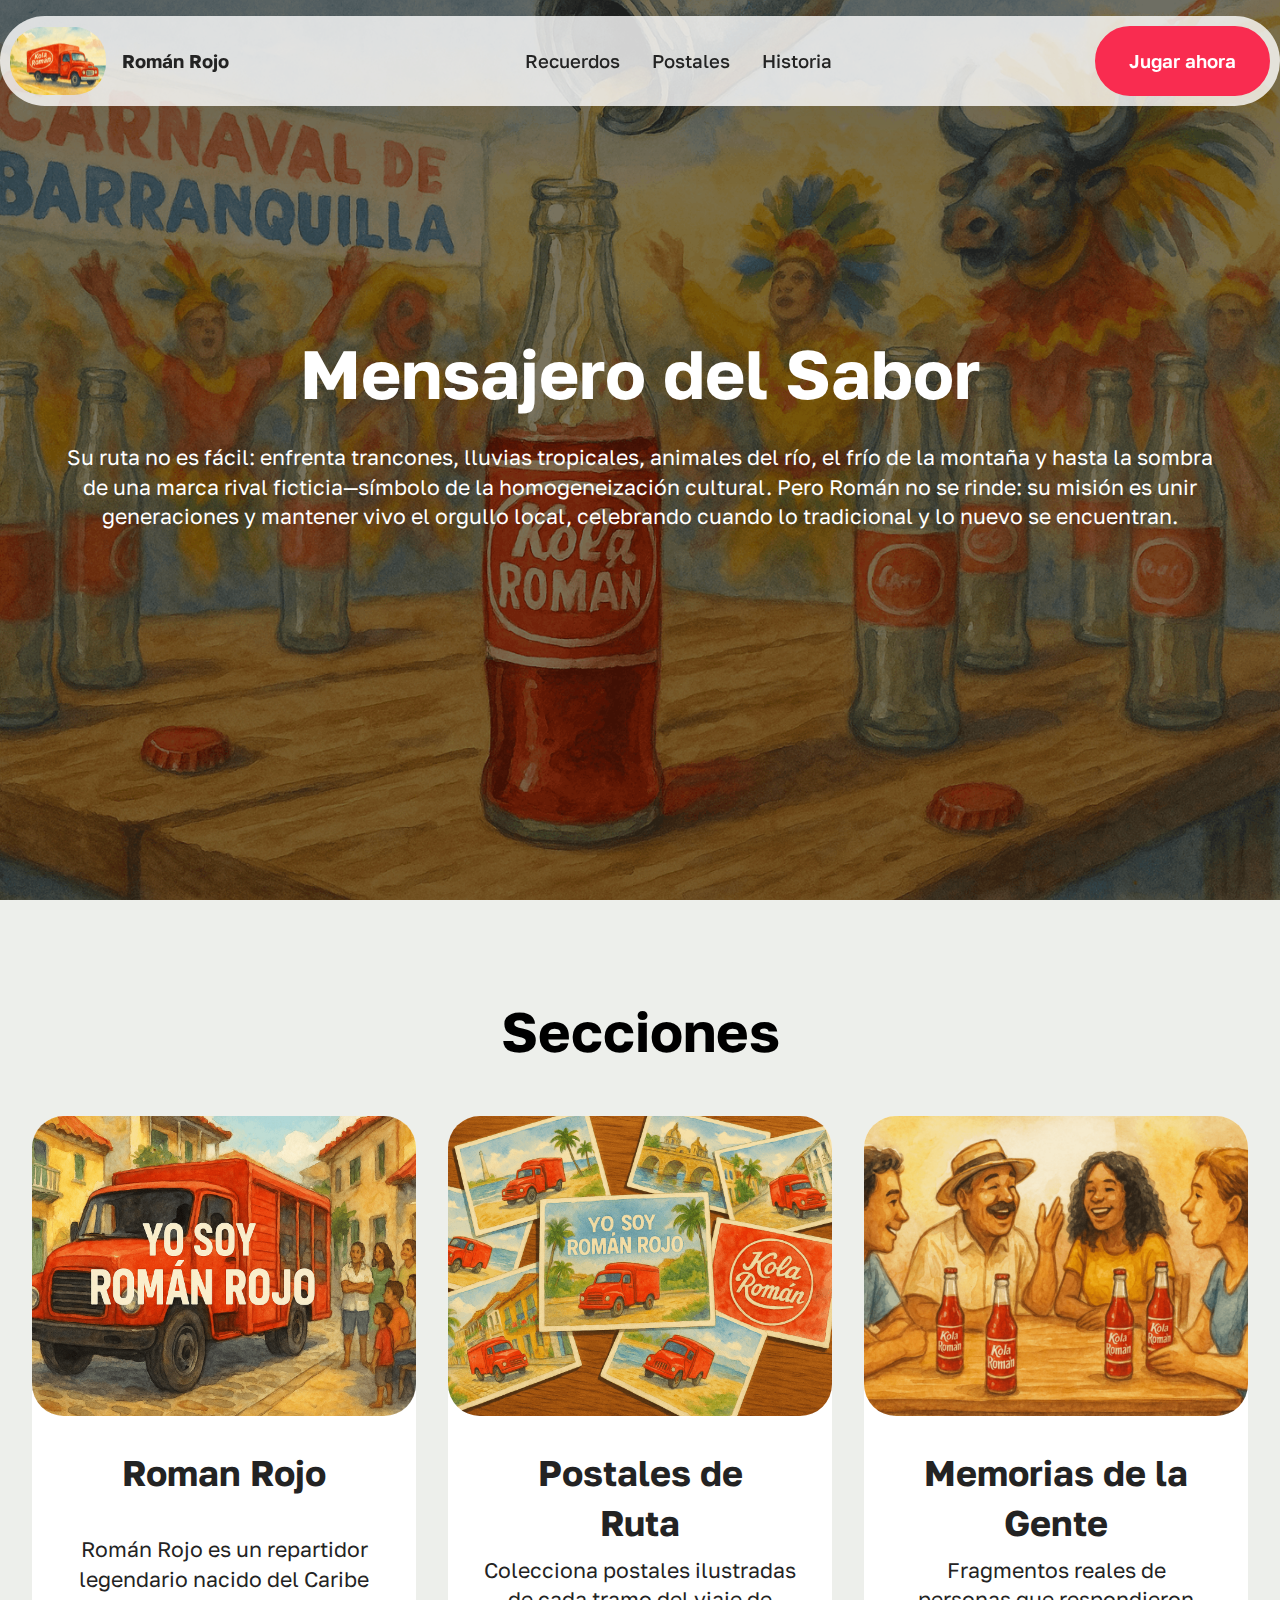
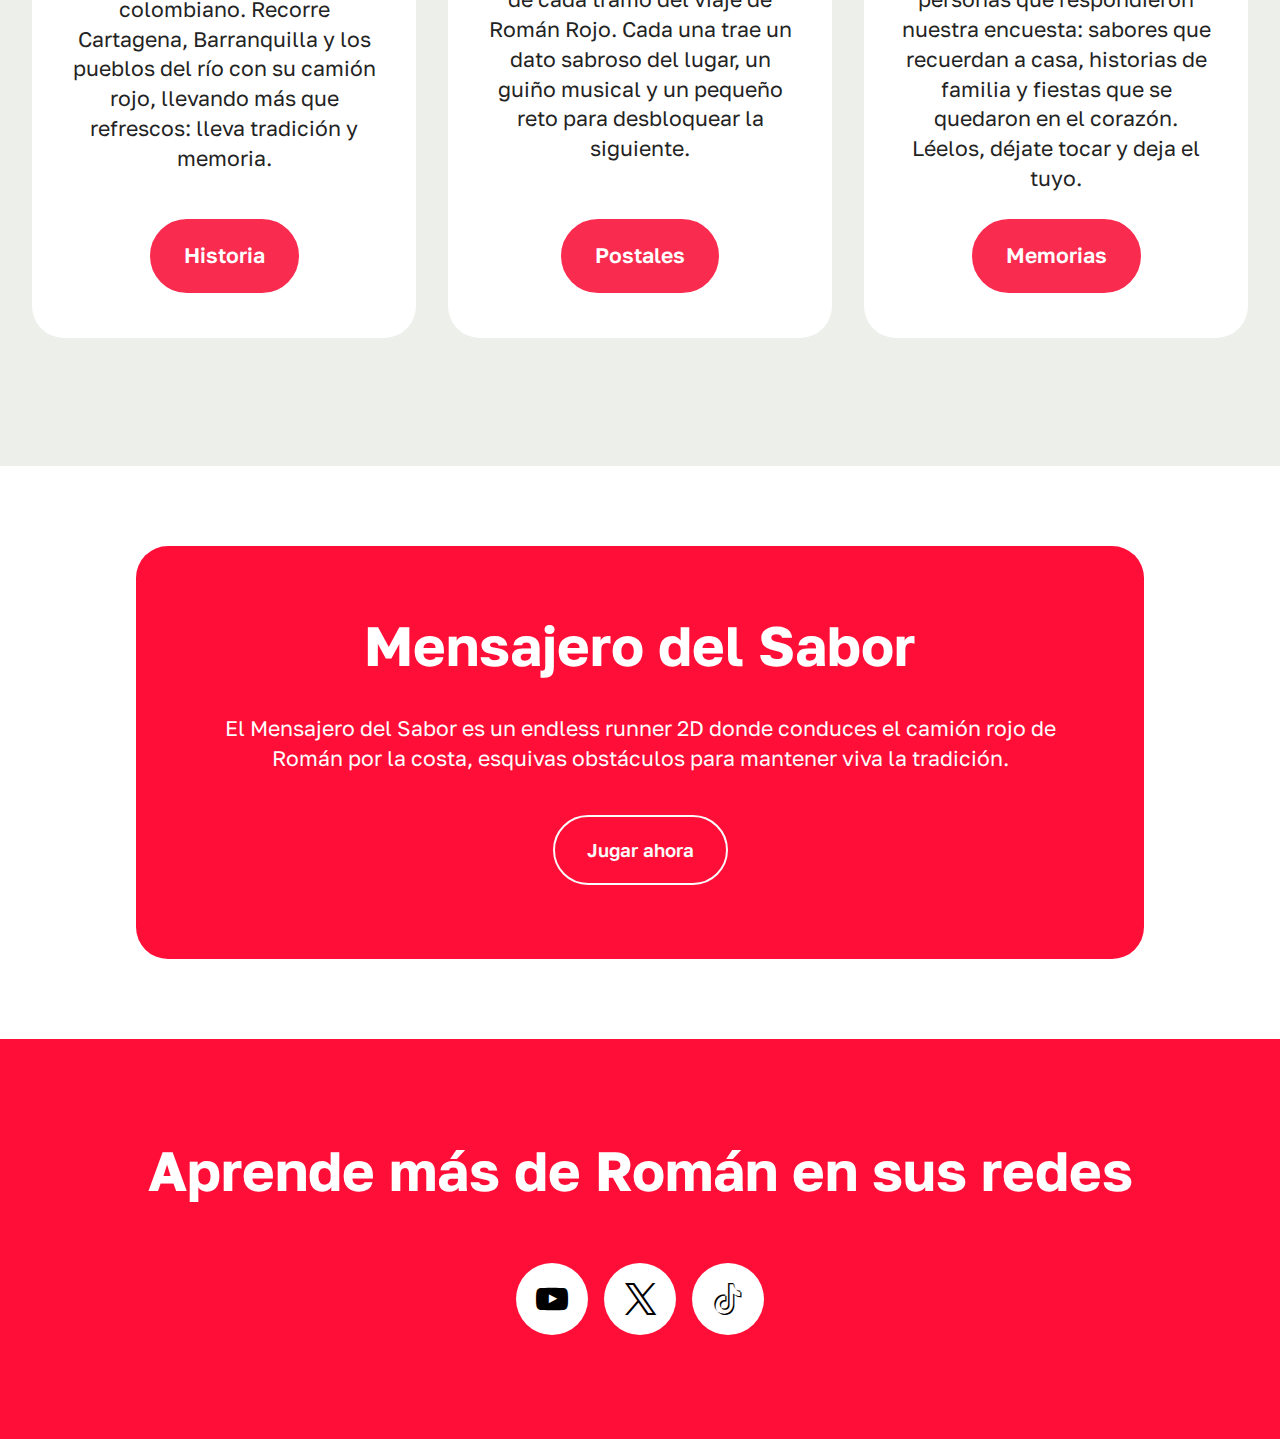
<file: index.html>
<!DOCTYPE html>
<html  >
<head>
  <!-- Site made with Mobirise Website Builder v6.0.6, https://mobirise.com -->
  <meta charset="UTF-8">
  <meta http-equiv="X-UA-Compatible" content="IE=edge">
  <meta name="generator" content="Mobirise v6.0.6, mobirise.com">
  <meta name="viewport" content="width=device-width, initial-scale=1, minimum-scale=1">
  <link rel="shortcut icon" href="assets/images/chatgpt20image20620nov2020252023-40-31-206x137.png" type="image/x-icon">
  <meta name="description" content="Descubre Kola Román, una experiencia interactiva única. Juega un emocionante runner 2D, mira las postales digitales y mira nuestro cortometraje animado. ¡Sumérgete en historias y sabor!">
  
  
  <title>El Mensajero Del Sabor</title>
  <link rel="stylesheet" href="assets/web/assets/mobirise-icons2/mobirise2.css">
  <link rel="stylesheet" href="assets/bootstrap/css/bootstrap.min.css">
  <link rel="stylesheet" href="assets/bootstrap/css/bootstrap-grid.min.css">
  <link rel="stylesheet" href="assets/bootstrap/css/bootstrap-reboot.min.css">
  <link rel="stylesheet" href="assets/parallax/jarallax.css">
  <link rel="stylesheet" href="assets/dropdown/css/style.css">
  <link rel="stylesheet" href="assets/socicon/css/styles.css">
  <link rel="stylesheet" href="assets/theme/css/style.css">
  <link rel="preload" href="https://fonts.googleapis.com/css2?family=Golos+Text:wght@400;700&display=swap&display=swap" as="style" onload="this.onload=null;this.rel='stylesheet'">
  <noscript><link rel="stylesheet" href="https://fonts.googleapis.com/css2?family=Golos+Text:wght@400;700&display=swap&display=swap"></noscript>
  <link rel="preload" as="style" href="assets/mobirise/css/mbr-additional.css?v=09uiPx"><link rel="stylesheet" href="assets/mobirise/css/mbr-additional.css?v=09uiPx" type="text/css">

  
  
  
</head>
<body>
  
  <section data-bs-version="5.1" class="menu menu2 cid-uZ0dRk2fsG" once="menu" id="menu-5-uZ0dRk2fsG">
	

	<nav class="navbar navbar-dropdown navbar-fixed-top navbar-expand-lg">
		<div class="container">
			<div class="navbar-brand">
				<span class="navbar-logo">
					<a href="index.html#top">
						<img src="assets/images/chatgpt20image20620nov2020252023-40-31-206x137.png" alt="Mobirise Website Builder" style="height: 4.3rem;">
					</a>
				</span>
				<span class="navbar-caption-wrap"><a class="navbar-caption text-black text-primary display-4" href="index.html">Román Rojo</a></span>
			</div>
			<button class="navbar-toggler" type="button" data-toggle="collapse" data-bs-toggle="collapse" data-target="#navbarSupportedContent" data-bs-target="#navbarSupportedContent" aria-controls="navbarNavAltMarkup" aria-expanded="false" aria-label="Toggle navigation">
				<div class="hamburger">
					<span></span>
					<span></span>
					<span></span>
					<span></span>
				</div>
			</button>
			<div class="collapse navbar-collapse" id="navbarSupportedContent">
				<ul class="navbar-nav nav-dropdown" data-app-modern-menu="true"><li class="nav-item">
						<a class="nav-link link text-black text-primary display-4" href="page4.html#header17-d">Recuerdos</a>
					</li><li class="nav-item">
						<a class="nav-link link text-black text-primary display-4" href="page3.html#header09-8" aria-expanded="false">Postales</a>
					</li>
					<li class="nav-item">
						<a class="nav-link link text-black text-primary display-4" href="page2.html#header18-5">Historia</a>
					</li></ul>
				
				<div class="navbar-buttons mbr-section-btn"><a class="btn btn-primary display-4" href="page1.html#generic-text-1-uZPS0nons2">Jugar ahora</a></div>
			</div>
		</div>
	</nav>
</section>

<section data-bs-version="5.1" class="header16 cid-uZ0dRk3VvF mbr-fullscreen mbr-parallax-background" id="hero-17-uZ0dRk3VvF">
  
  <div class="mbr-overlay" style="opacity: 0.5; background-color: rgb(0, 0, 0);"></div>
  <div class="container-fluid">
    <div class="row">
      <div class="content-wrap col-12 col-md-12">
        <h1 class="mbr-section-title mbr-fonts-style mbr-white mb-4 display-1"><strong>Mensajero del Sabor</strong></h1>
        
        <p class="mbr-fonts-style mbr-text mbr-white mb-4 display-7">Su ruta no es fácil: enfrenta trancones, lluvias tropicales, animales del río, el frío de la montaña y hasta la sombra de una marca rival ficticia—símbolo de la homogeneización cultural. Pero Román no se rinde: su misión es unir generaciones y mantener vivo el orgullo local, celebrando cuando lo tradicional y lo nuevo se encuentran.</p>
        
      </div>
    </div>
  </div>
</section>

<section data-bs-version="5.1" class="features4 start cid-uZ0hXDIPTD" id="features04-0">
	
	
	<div class="container">
		<div class="row justify-content-center">
			<div class="col-12 content-head">
				<div class="mbr-section-head mb-5">
					<h4 class="mbr-section-title mbr-fonts-style align-center mb-0 display-2">
						<strong>Secciones</strong></h4>
					
					
				</div>
			</div>
		</div>
		<div class="row">
			
			<div class="item features-image col-12 col-md-6 col-lg-4 active">
				<div class="item-wrapper">
					<div class="item-img">
						<img src="assets/images/chatgpt20image20620nov2020252023-53-44-1536x1024.png" alt="Mobirise Website Builder" data-slide-to="0" data-bs-slide-to="0">
					</div>
					<div class="item-content">
						<h5 class="item-title mbr-fonts-style display-5"><strong>Roman Rojo</strong></h5>
						<p class="mbr-text mbr-fonts-style display-7">
							<br>Román Rojo es un repartidor legendario nacido del Caribe colombiano. Recorre Cartagena, Barranquilla y los pueblos del río con su camión rojo, llevando más que refrescos: lleva tradición y memoria.<br>
						</p>
						<div class="mbr-section-btn item-footer"><a href="page2.html#article10-7" class="btn item-btn btn-primary display-7">Historia</a></div>
					</div>
				</div>
			</div><div class="item features-image col-12 col-md-6 col-lg-4">
				<div class="item-wrapper">
					<div class="item-img">
						<img src="assets/images/chatgpt20image20620nov2020252023-48-13-757x505.png" alt="Mobirise Website Builder" data-slide-to="1" data-bs-slide-to="1">
					</div>
					<div class="item-content">
						<h5 class="item-title mbr-fonts-style display-5"><strong>Postales de </strong><br><strong>Ruta</strong><strong><br></strong></h5>
						<p class="mbr-text mbr-fonts-style display-7">
							Colecciona postales ilustradas de cada tramo del viaje de Román Rojo. Cada una trae un dato sabroso del lugar, un guiño musical y un pequeño reto para desbloquear la siguiente.
						</p>
						<div class="mbr-section-btn item-footer"><a href="page3.html#header09-8" class="btn item-btn btn-primary display-7">Postales</a></div>
					</div>
				</div>
			</div>
			<div class="item features-image col-12 col-md-6 col-lg-4">
				<div class="item-wrapper">
					<div class="item-img">
						<img src="assets/images/chatgpt20image20620nov2020252023-50-50-757x505.png" alt="Mobirise Website Builder" data-slide-to="2" data-bs-slide-to="2">
					</div>
					<div class="item-content">
						<h5 class="item-title mbr-fonts-style display-5"><strong>Memorias de la Gente</strong></h5>
						<p class="mbr-text mbr-fonts-style display-7">
							Fragmentos reales de personas que respondieron nuestra encuesta: sabores que recuerdan a casa, historias de familia y fiestas que se quedaron en el corazón. Léelos, déjate tocar y deja el tuyo.<br>
						</p>
						<div class="mbr-section-btn item-footer"><a href="page4.html#header17-d" class="btn item-btn btn-primary display-7">Memorias</a></div>
					</div>
				</div>
			</div>
		</div>
	</div>
</section>

<section data-bs-version="5.1" class="article13 cid-uZ0dRk4r8F" id="call-to-action-5-uZ0dRk4r8F">
    
    
    
    <div class="container">
        <div class="row justify-content-center">
            <div class="card col-md-12 col-lg-10">
                <div class="card-wrapper">
                    <div class="card-box align-center">
                        <h4 class="card-title mbr-fonts-style display-2"><strong>Mensajero del Sabor</strong></h4>
                        <p class="mbr-text mbr-fonts-style mt-4 display-7">El Mensajero del Sabor es un endless runner 2D donde conduces el camión rojo de Román por la costa, esquivas obstáculos para mantener viva la tradición.</p>
                        <div class="mbr-section-btn mt-4"><a class="btn btn-white-outline display-4" href="page1.html#gallery-12-uZPS0nrLWc">Jugar ahora</a></div>
                    </div>
                </div>
            </div>
        </div>
    </div>
</section>

<section data-bs-version="5.1" class="social05 cid-uZ0dRk4HNP" id="follow-us-2-uZ0dRk4HNP">
    

    

    <div class="container">
        <div class="row">
            <h3 class="mbr-section-title align-center mb-5 mbr-fonts-style display-2"><strong>Aprende más de Román en sus redes</strong></h3>
            <div class="col-12">
                <div class="social-row">
                    <div class="soc-item">
                        <a href="https://www.youtube.com/channel/UC9JMgn8PjELU1lBm2zfCbyQ" target="_blank">
                            <span class="mbr-iconfont socicon-youtube socicon"></span>
                        </a>
                    </div>
                    <div class="soc-item">
                        <a href="https://x.com/RomanRojo185864" target="_blank">
                            <span class="mbr-iconfont socicon-twitter socicon"></span>
                        </a>
                    </div>
                    <div class="soc-item">
                        <a href="https://www.tiktok.com/@roman.rojo.oficial?is_from_webapp=1&sender_device=pc" target="_blank">
                            <span class="mbr-iconfont socicon-tiktok socicon"></span>
                        </a>
                    </div>
                    
                    
                </div>
            </div>
        </div>
    </div>  
  
</body>
</html>
</file>
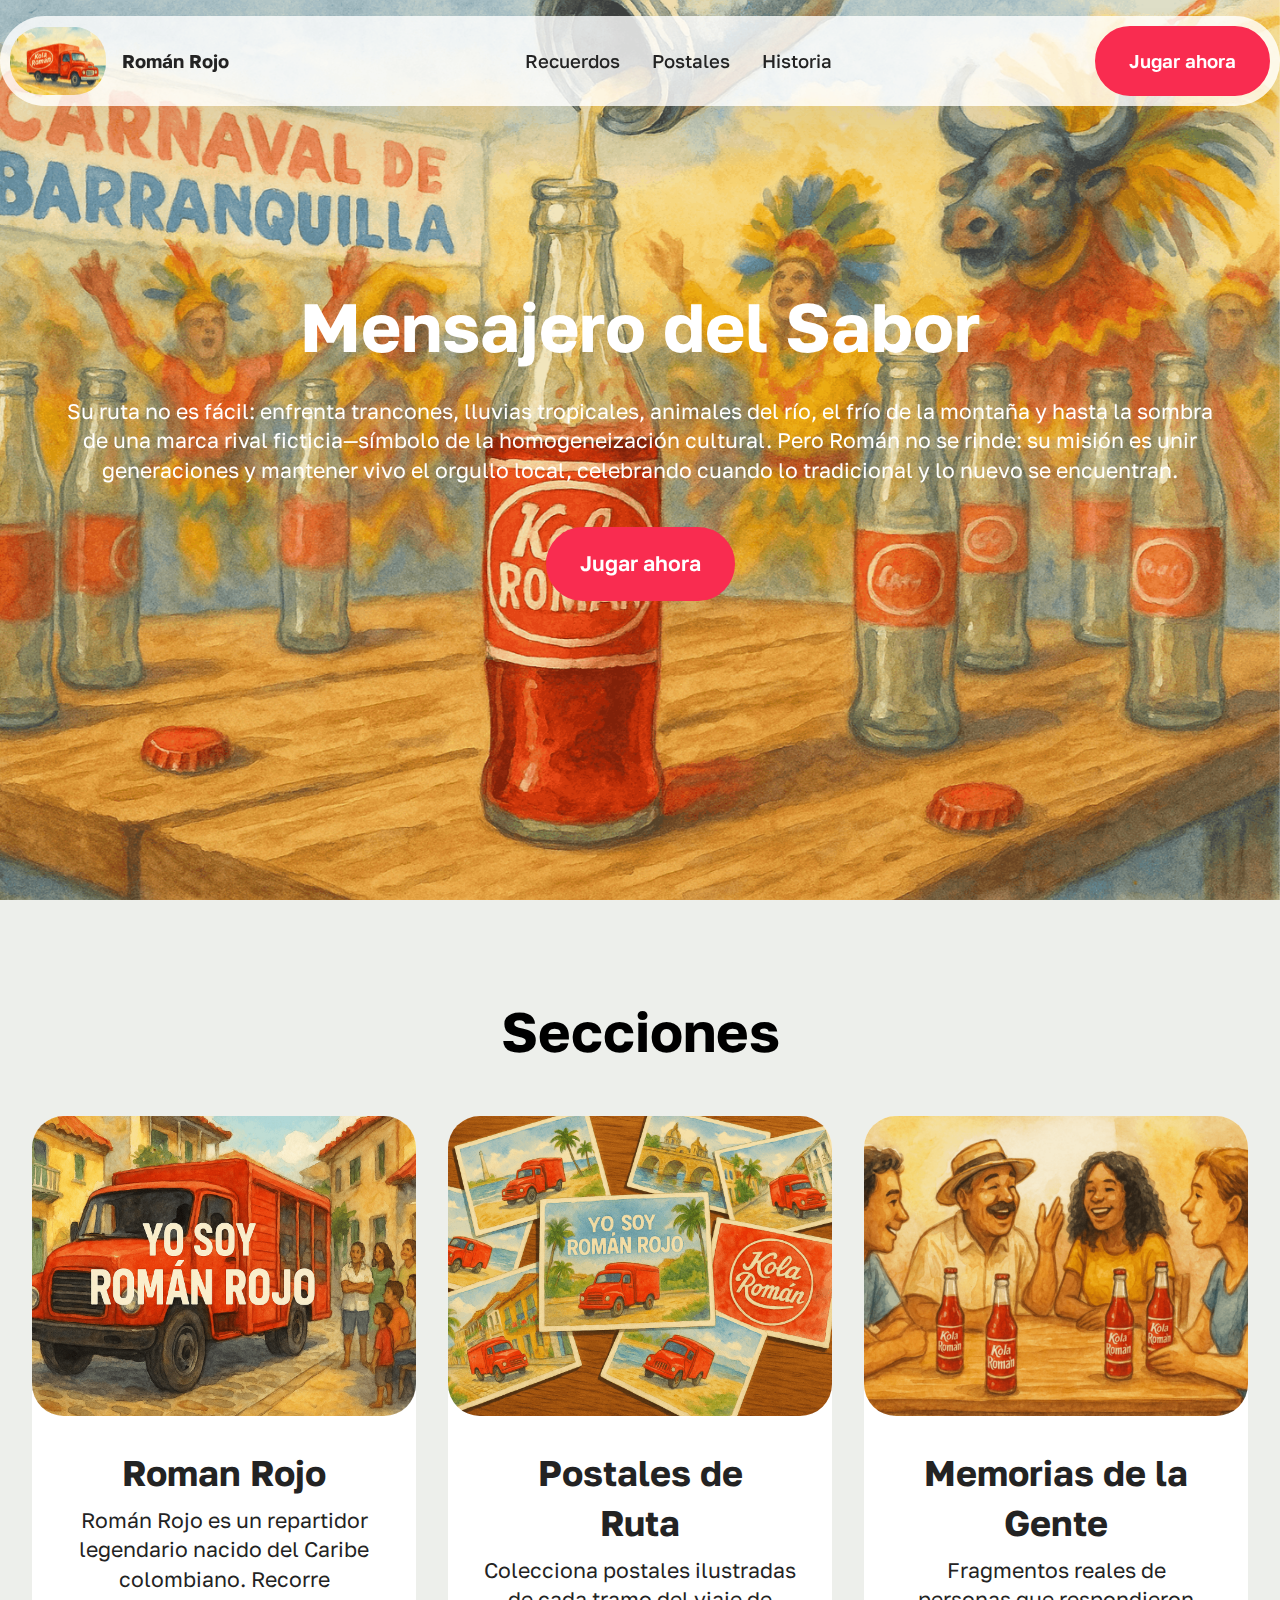
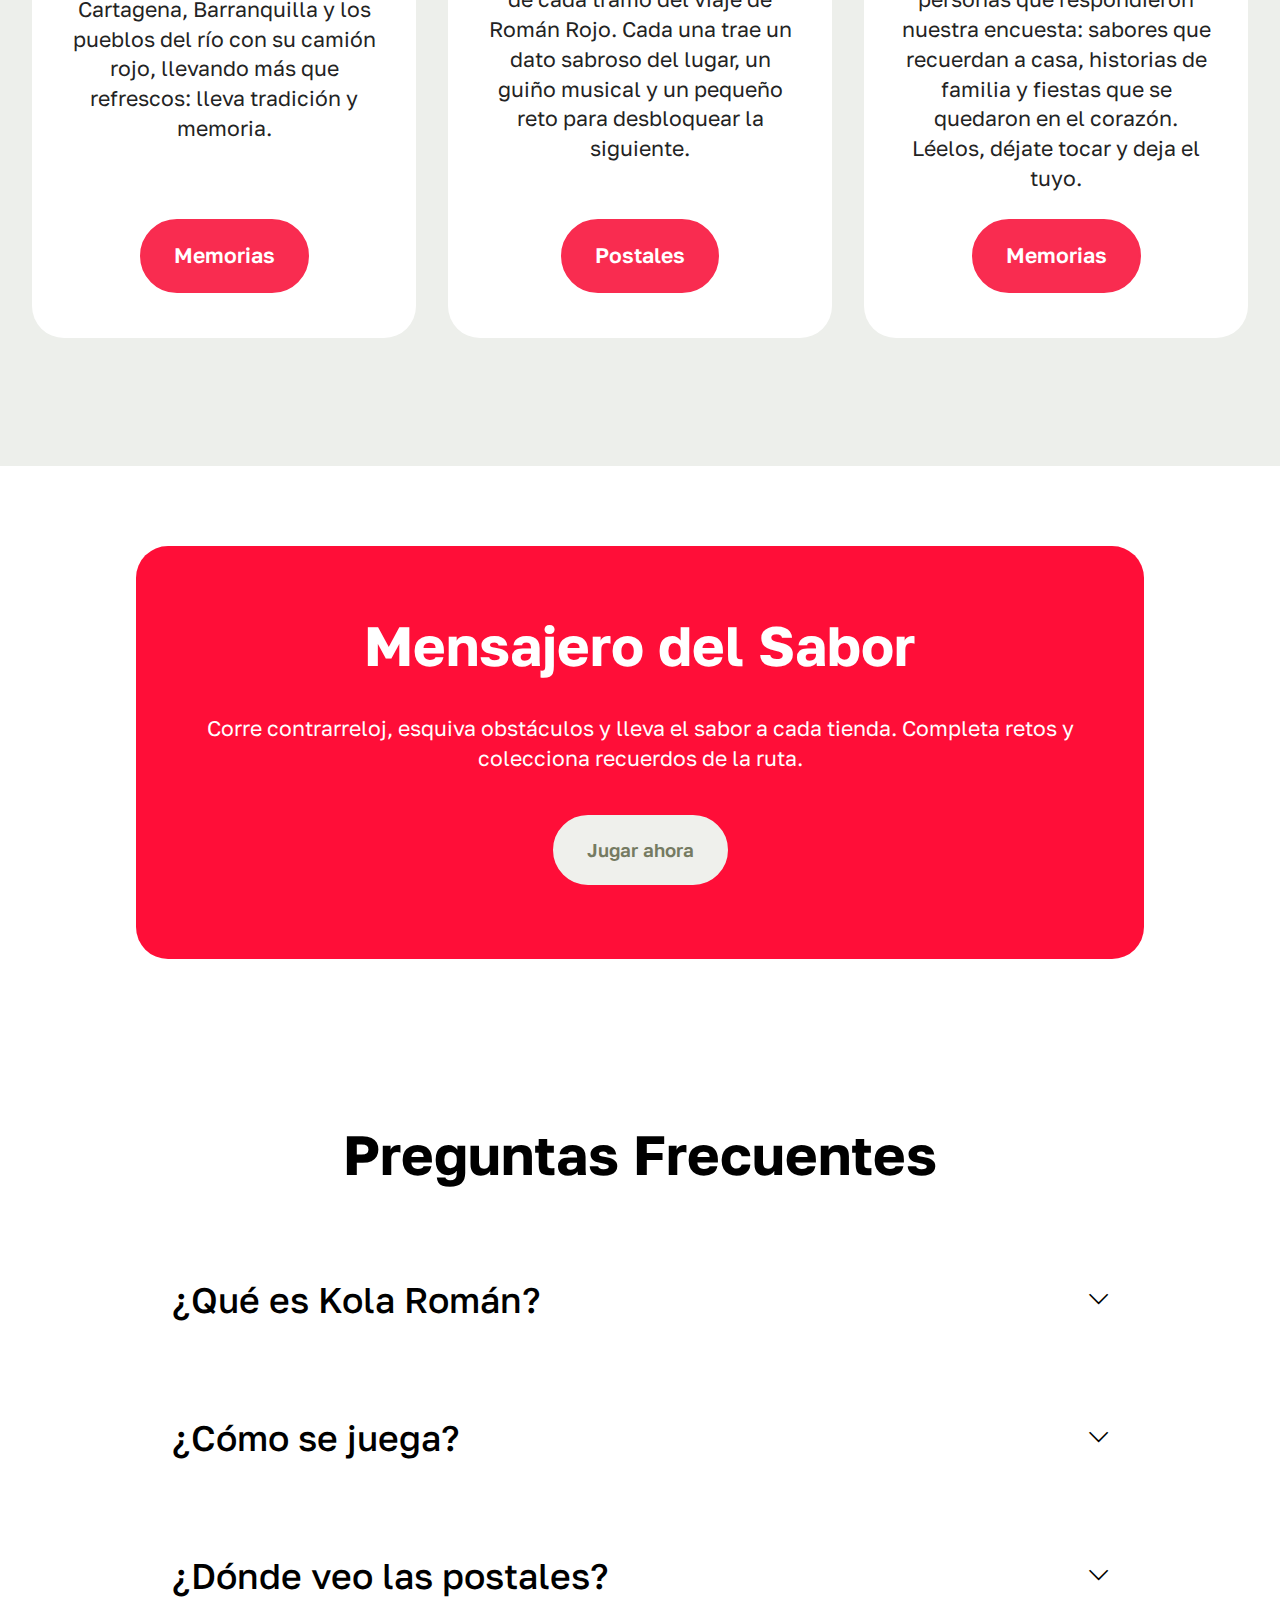
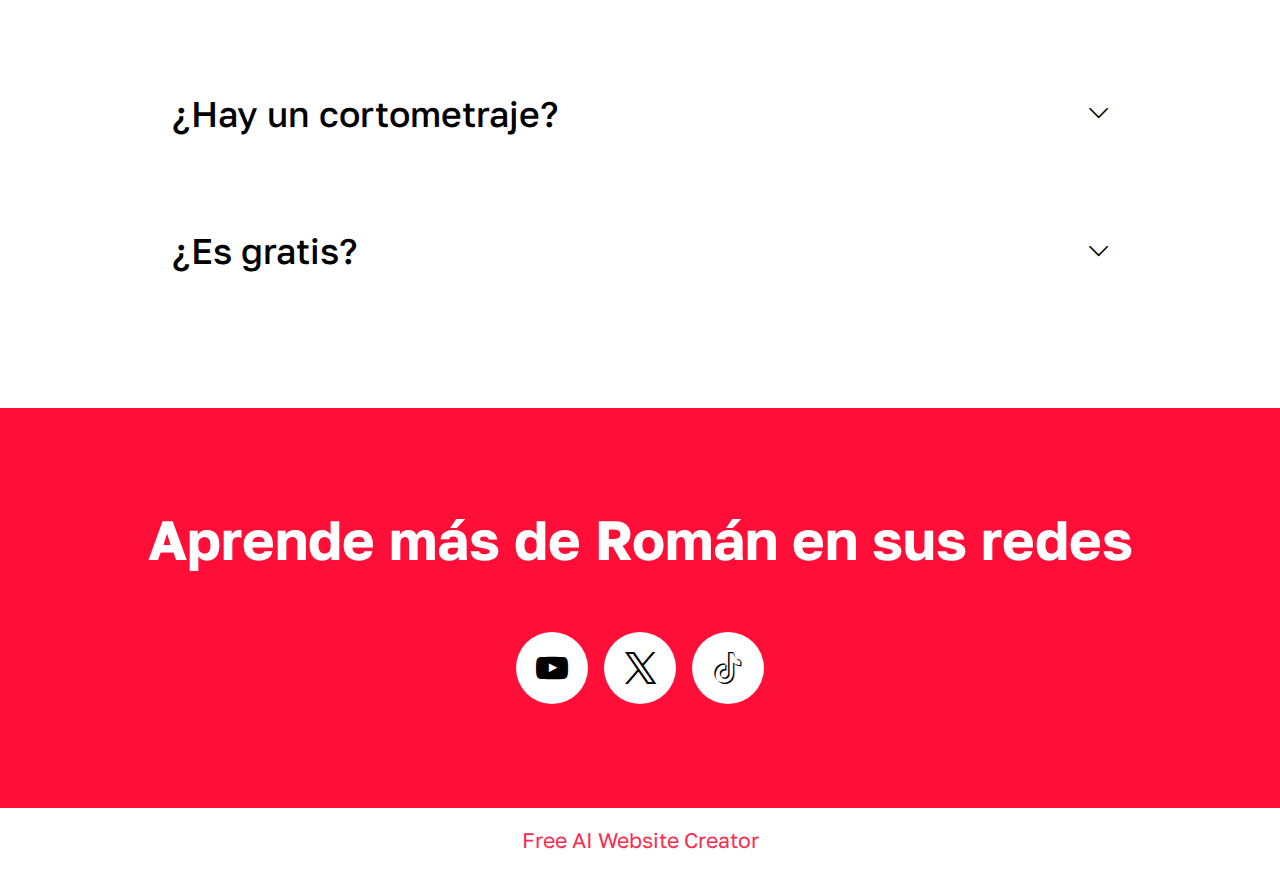
<file: Pagina Final/index.html>
<!DOCTYPE html>
<html  >
<head>
  <!-- Site made with Mobirise Website Builder v6.0.6, https://mobirise.com -->
  <meta charset="UTF-8">
  <meta http-equiv="X-UA-Compatible" content="IE=edge">
  <meta name="generator" content="Mobirise v6.0.6, mobirise.com">
  <meta name="viewport" content="width=device-width, initial-scale=1, minimum-scale=1">
  <link rel="shortcut icon" href="assets/images/chatgpt20image20620nov2020252023-40-31-206x137.png" type="image/x-icon">
  <meta name="description" content="Descubre Kola Román, una experiencia interactiva única. Juega un emocionante runner 2D, colecciona postales digitales y mira nuestro cortometraje animado. ¡Sumérgete en historias y sabor!">
  
  
  <title>Kola Román: Juego, Postales Coleccionables y Cortometraje Animado</title>
  <link rel="stylesheet" href="assets/web/assets/mobirise-icons2/mobirise2.css">
  <link rel="stylesheet" href="assets/bootstrap/css/bootstrap.min.css">
  <link rel="stylesheet" href="assets/bootstrap/css/bootstrap-grid.min.css">
  <link rel="stylesheet" href="assets/bootstrap/css/bootstrap-reboot.min.css">
  <link rel="stylesheet" href="assets/parallax/jarallax.css">
  <link rel="stylesheet" href="assets/dropdown/css/style.css">
  <link rel="stylesheet" href="assets/socicon/css/styles.css">
  <link rel="stylesheet" href="assets/theme/css/style.css">
  <link rel="preload" href="https://fonts.googleapis.com/css2?family=Golos+Text:wght@400;700&display=swap&display=swap" as="style" onload="this.onload=null;this.rel='stylesheet'">
  <noscript><link rel="stylesheet" href="https://fonts.googleapis.com/css2?family=Golos+Text:wght@400;700&display=swap&display=swap"></noscript>
  <link rel="preload" as="style" href="assets/mobirise/css/mbr-additional.css?v=Hoy8PO"><link rel="stylesheet" href="assets/mobirise/css/mbr-additional.css?v=Hoy8PO" type="text/css">

  
  
  
</head>
<body>
  
  <section data-bs-version="5.1" class="menu menu2 cid-uZ0dRk2fsG" once="menu" id="menu-5-uZ0dRk2fsG">
	

	<nav class="navbar navbar-dropdown navbar-fixed-top navbar-expand-lg">
		<div class="container">
			<div class="navbar-brand">
				<span class="navbar-logo">
					<a href="index.html#top">
						<img src="assets/images/chatgpt20image20620nov2020252023-40-31-206x137.png" alt="Mobirise Website Builder" style="height: 4.3rem;">
					</a>
				</span>
				<span class="navbar-caption-wrap"><a class="navbar-caption text-black text-primary display-4" href="index.html">Román Rojo</a></span>
			</div>
			<button class="navbar-toggler" type="button" data-toggle="collapse" data-bs-toggle="collapse" data-target="#navbarSupportedContent" data-bs-target="#navbarSupportedContent" aria-controls="navbarNavAltMarkup" aria-expanded="false" aria-label="Toggle navigation">
				<div class="hamburger">
					<span></span>
					<span></span>
					<span></span>
					<span></span>
				</div>
			</button>
			<div class="collapse navbar-collapse" id="navbarSupportedContent">
				<ul class="navbar-nav nav-dropdown" data-app-modern-menu="true"><li class="nav-item">
						<a class="nav-link link text-black text-primary display-4" href="page4.html#people05-g">Recuerdos</a>
					</li>
					<li class="nav-item">
						<a class="nav-link link text-black text-primary display-4" href="page3.html#generic-text-15-uZPUPfEFWj" aria-expanded="false">Postales</a>
					</li>
					<li class="nav-item">
						<a class="nav-link link text-black text-primary display-4" href="page2.html#article10-7">Historia</a>
					</li></ul>
				
				<div class="navbar-buttons mbr-section-btn"><a class="btn btn-primary display-4" href="page1.html#generic-text-1-uZPS0nons2">Jugar ahora</a></div>
			</div>
		</div>
	</nav>
</section>

<section data-bs-version="5.1" class="header16 cid-uZ0dRk3VvF mbr-fullscreen mbr-parallax-background" id="hero-17-uZ0dRk3VvF">
  
  
  <div class="container-fluid">
    <div class="row">
      <div class="content-wrap col-12 col-md-12">
        <h1 class="mbr-section-title mbr-fonts-style mbr-white mb-4 display-1"><strong>Mensajero del Sabor</strong></h1>
        
        <p class="mbr-fonts-style mbr-text mbr-white mb-4 display-7">Su ruta no es fácil: enfrenta trancones, lluvias tropicales, animales del río, el frío de la montaña y hasta la sombra de una marca rival ficticia—símbolo de la homogeneización cultural. Pero Román no se rinde: su misión es unir generaciones y mantener vivo el orgullo local, celebrando cuando lo tradicional y lo nuevo se encuentran.</p>
        <div class="mbr-section-btn"><a class="btn btn-primary display-7" href="page1.html#hero-16-uZPS0noRpT">Jugar ahora</a></div>
      </div>
    </div>
  </div>
</section>

<section data-bs-version="5.1" class="features4 start cid-uZ0hXDIPTD" id="features04-0">
	
	
	<div class="container">
		<div class="row justify-content-center">
			<div class="col-12 content-head">
				<div class="mbr-section-head mb-5">
					<h4 class="mbr-section-title mbr-fonts-style align-center mb-0 display-2">
						<strong>Secciones</strong></h4>
					
					
				</div>
			</div>
		</div>
		<div class="row">
			
			<div class="item features-image col-12 col-md-6 col-lg-4 active">
				<div class="item-wrapper">
					<div class="item-img">
						<img src="assets/images/chatgpt20image20620nov2020252023-53-44-1536x1024.png" alt="Mobirise Website Builder" data-slide-to="0" data-bs-slide-to="0">
					</div>
					<div class="item-content">
						<h5 class="item-title mbr-fonts-style display-5"><strong>Roman Rojo</strong></h5>
						<p class="mbr-text mbr-fonts-style display-7">
							Román Rojo es un repartidor legendario nacido del Caribe colombiano. Recorre Cartagena, Barranquilla y los pueblos del río con su camión rojo, llevando más que refrescos: lleva tradición y memoria.<br>
						</p>
						<div class="mbr-section-btn item-footer"><a href="page4.html#header17-d" class="btn item-btn btn-primary display-7">Memorias</a></div>
					</div>
				</div>
			</div><div class="item features-image col-12 col-md-6 col-lg-4">
				<div class="item-wrapper">
					<div class="item-img">
						<img src="assets/images/chatgpt20image20620nov2020252023-48-13-757x505.png" alt="Mobirise Website Builder" data-slide-to="1" data-bs-slide-to="1">
					</div>
					<div class="item-content">
						<h5 class="item-title mbr-fonts-style display-5"><strong>Postales de </strong><br><strong>Ruta</strong><strong><br></strong></h5>
						<p class="mbr-text mbr-fonts-style display-7">
							Colecciona postales ilustradas de cada tramo del viaje de Román Rojo. Cada una trae un dato sabroso del lugar, un guiño musical y un pequeño reto para desbloquear la siguiente.
						</p>
						<div class="mbr-section-btn item-footer"><a href="page3.html#header09-8" class="btn item-btn btn-primary display-7">Postales</a></div>
					</div>
				</div>
			</div>
			<div class="item features-image col-12 col-md-6 col-lg-4">
				<div class="item-wrapper">
					<div class="item-img">
						<img src="assets/images/chatgpt20image20620nov2020252023-50-50-757x505.png" alt="Mobirise Website Builder" data-slide-to="2" data-bs-slide-to="2">
					</div>
					<div class="item-content">
						<h5 class="item-title mbr-fonts-style display-5"><strong>Memorias de la Gente</strong></h5>
						<p class="mbr-text mbr-fonts-style display-7">
							Fragmentos reales de personas que respondieron nuestra encuesta: sabores que recuerdan a casa, historias de familia y fiestas que se quedaron en el corazón. Léelos, déjate tocar y deja el tuyo.<br>
						</p>
						<div class="mbr-section-btn item-footer"><a href="page4.html#header17-d" class="btn item-btn btn-primary display-7">Memorias</a></div>
					</div>
				</div>
			</div>
		</div>
	</div>
</section>

<section data-bs-version="5.1" class="article13 cid-uZ0dRk4r8F" id="call-to-action-5-uZ0dRk4r8F">
    
    
    
    <div class="container">
        <div class="row justify-content-center">
            <div class="card col-md-12 col-lg-10">
                <div class="card-wrapper">
                    <div class="card-box align-center">
                        <h4 class="card-title mbr-fonts-style display-2"><strong>Mensajero del Sabor</strong></h4>
                        <p class="mbr-text mbr-fonts-style mt-4 display-7">Corre contrarreloj, esquiva obstáculos y lleva el sabor a cada tienda. Completa retos y colecciona recuerdos de la ruta.</p>
                        <div class="mbr-section-btn mt-4"><a class="btn btn-white display-4" href="page1.html#gallery-12-uZPS0nrLWc">Jugar ahora</a></div>
                    </div>
                </div>
            </div>
        </div>
    </div>
</section>

<section data-bs-version="5.1" class="list1 cid-uZ0dRk4uYA" id="faq-1-uZ0dRk4uYA">
    
    
    <div class="container">
        <div class="row justify-content-center">
            <div class="col-12 col-md-12 col-lg-10 m-auto">
                <div class="content">
                    <div class="row justify-content-center mb-5">
                        <div class="col-12 content-head">
                            <div class="mbr-section-head">
                                <h4 class="mbr-section-title mbr-fonts-style align-center mb-0 display-2">
                                    <strong>Preguntas Frecuentes</strong>
                                </h4>
                                
                            </div>
                        </div>
                    </div>
                    <div id="bootstrap-accordion_9" class="panel-group accordionStyles accordion" role="tablist" aria-multiselectable="true">
                        <div class="card">
                            <div class="card-header" role="tab" id="headingOne">
                                <a role="button" class="panel-title collapsed" data-toggle="collapse" data-bs-toggle="collapse" data-core="" href="#collapse1_9" aria-expanded="false" aria-controls="collapse1">
                                    <h6 class="panel-title-edit mbr-semibold mbr-fonts-style mb-0 display-5">¿Qué es Kola Román?</h6>
                                    <span class="sign mbr-iconfont mobi-mbri-arrow-down"></span>
                                </a>
                            </div>
                            <div id="collapse1_9" class="panel-collapse noScroll collapse" role="tabpanel" aria-labelledby="headingOne" data-parent="#accordion" data-bs-parent="#bootstrap-accordion_9">
                                <div class="panel-body">
                                    <p class="mbr-fonts-style panel-text display-7">Kola Román es una bebida tradicional del Caribe colombiano y la inspiración cultural del proyecto. Celebramos sus recuerdos y rituales familiares a través del juego, las postales y los testimonios de la gente.</p>
                                </div>
                            </div>
                        </div>
                        <div class="card">
                            <div class="card-header" role="tab" id="headingOne">
                                <a role="button" class="panel-title collapsed" data-toggle="collapse" data-bs-toggle="collapse" data-core="" href="#collapse2_9" aria-expanded="false" aria-controls="collapse2">
                                    <h6 class="panel-title-edit mbr-semibold mbr-fonts-style mb-0 display-5">¿Cómo se juega?</h6>
                                    <span class="sign mbr-iconfont mobi-mbri-arrow-down"></span>
                                </a>
                            </div>
                            <div id="collapse2_9" class="panel-collapse noScroll collapse" role="tabpanel" aria-labelledby="headingOne" data-parent="#accordion" data-bs-parent="#bootstrap-accordion_9">
                                <div class="panel-body">
                                    <p class="mbr-fonts-style panel-text display-7">En Mensajero del Sabor juegas partidas cortas (1–2 minutos) conduciendo y entregando a tiempo. Esquiva obstáculos, toma atajos y completa retos para desbloquear nuevas rutas y postales. Funciona con teclado o táctil, según tu dispositivo.</p>
                                </div>
                            </div>
                        </div>
                        <div class="card">
                            <div class="card-header" role="tab" id="headingOne">
                                <a role="button" class="panel-title collapsed" data-toggle="collapse" data-bs-toggle="collapse" data-core="" href="#collapse3_9" aria-expanded="false" aria-controls="collapse3">
                                    <h6 class="panel-title-edit mbr-semibold mbr-fonts-style mb-0 display-5">¿Dónde veo las postales?</h6>
                                    <span class="sign mbr-iconfont mobi-mbri-arrow-down"></span>
                                </a>
                            </div>
                            <div id="collapse3_9" class="panel-collapse noScroll collapse" role="tabpanel" aria-labelledby="headingOne" data-parent="#accordion" data-bs-parent="#bootstrap-accordion_9">
                                <div class="panel-body">
                                    <p class="mbr-fonts-style panel-text display-7">Las Postales de Ruta se abren al superar niveles. Puedes ver tu colección completa en la sección “Postales” del sitio y compartirlas en redes.</p>
                                </div>
                            </div>
                        </div>
                        <div class="card">
                            <div class="card-header" role="tab" id="headingOne">
                                <a role="button" class="panel-title collapsed" data-toggle="collapse" data-bs-toggle="collapse" data-core="" href="#collapse4_9" aria-expanded="false" aria-controls="collapse4">
                                    <h6 class="panel-title-edit mbr-semibold mbr-fonts-style mb-0 display-5">¿Hay un cortometraje?</h6>
                                    <span class="sign mbr-iconfont mobi-mbri-arrow-down"></span>
                                </a>
                            </div>
                            <div id="collapse4_9" class="panel-collapse noScroll collapse" role="tabpanel" aria-labelledby="headingOne" data-parent="#accordion" data-bs-parent="#bootstrap-accordion_9">
                                <div class="panel-body">
                                    <p class="mbr-fonts-style panel-text display-7">Sí. Tenemos un cortometraje animado que expande la historia de Román y su recorrido. Está disponible en la sección <strong>Historia </strong>del sitio.</p>
                                </div>
                            </div>
                        </div>
                        <div class="card">
                            <div class="card-header" role="tab" id="headingOne">
                                <a role="button" class="panel-title collapsed" data-toggle="collapse" data-bs-toggle="collapse" data-core="" href="#collapse5_9" aria-expanded="false" aria-controls="collapse5">
                                    <h6 class="panel-title-edit mbr-semibold mbr-fonts-style mb-0 display-5">¿Es gratis?</h6>
                                    <span class="sign mbr-iconfont mobi-mbri-arrow-down"></span>
                                </a>
                            </div>
                            <div id="collapse5_9" class="panel-collapse noScroll collapse" role="tabpanel" aria-labelledby="headingOne" data-parent="#accordion" data-bs-parent="#bootstrap-accordion_9">
                                <div class="panel-body">
                                    <p class="mbr-fonts-style panel-text display-7">¡Sí, Jugar Mensajero del Sabor y ver el cortometraje es totalmente gratis!&nbsp;Solo necesitas conexión a internet para guardar tu progreso y tus postales.</p>
                                </div>
                            </div>
                        </div>
                        
                    </div>
                </div>
            </div>
        </div>
    </div>
</section>

<section data-bs-version="5.1" class="social05 cid-uZ0dRk4HNP" id="follow-us-2-uZ0dRk4HNP">
    

    

    <div class="container">
        <div class="row">
            <h3 class="mbr-section-title align-center mb-5 mbr-fonts-style display-2"><strong>Aprende más de Román en sus redes</strong></h3>
            <div class="col-12">
                <div class="social-row">
                    <div class="soc-item">
                        <a href="https://www.youtube.com/channel/UC9JMgn8PjELU1lBm2zfCbyQ" target="_blank">
                            <span class="mbr-iconfont socicon-youtube socicon"></span>
                        </a>
                    </div>
                    <div class="soc-item">
                        <a href="https://x.com/RomanRojo185864" target="_blank">
                            <span class="mbr-iconfont socicon-twitter socicon"></span>
                        </a>
                    </div>
                    <div class="soc-item">
                        <a href="https://www.tiktok.com/@roman.rojo.oficial?is_from_webapp=1&sender_device=pc" target="_blank">
                            <span class="mbr-iconfont socicon-tiktok socicon"></span>
                        </a>
                    </div>
                    
                    
                </div>
            </div>
        </div>
    </div>
</section><section class="display-7" style="padding: 0;align-items: center;justify-content: center;flex-wrap: wrap;    align-content: center;display: flex;position: relative;height: 4rem;"><a href="https://mobiri.se/" style="flex: 1 1;height: 4rem;position: absolute;width: 100%;z-index: 1;"><img alt="" style="height: 4rem;" src="[data-uri]"></a><p style="margin: 0;text-align: center;" class="display-7">&#8204;</p><a style="z-index:1" href="https://mobirise.com/builder/ai-website-creator.html">Free AI Website Creator</a></section><script src="assets/bootstrap/js/bootstrap.bundle.min.js"></script>  <script src="assets/parallax/jarallax.js"></script>  <script src="assets/smoothscroll/smooth-scroll.js"></script>  <script src="assets/ytplayer/index.js"></script>  <script src="assets/dropdown/js/navbar-dropdown.js"></script>  <script src="assets/mbr-switch-arrow/mbr-switch-arrow.js"></script>  <script src="assets/theme/js/script.js"></script>  
  
  
</body>
</html>
</file>
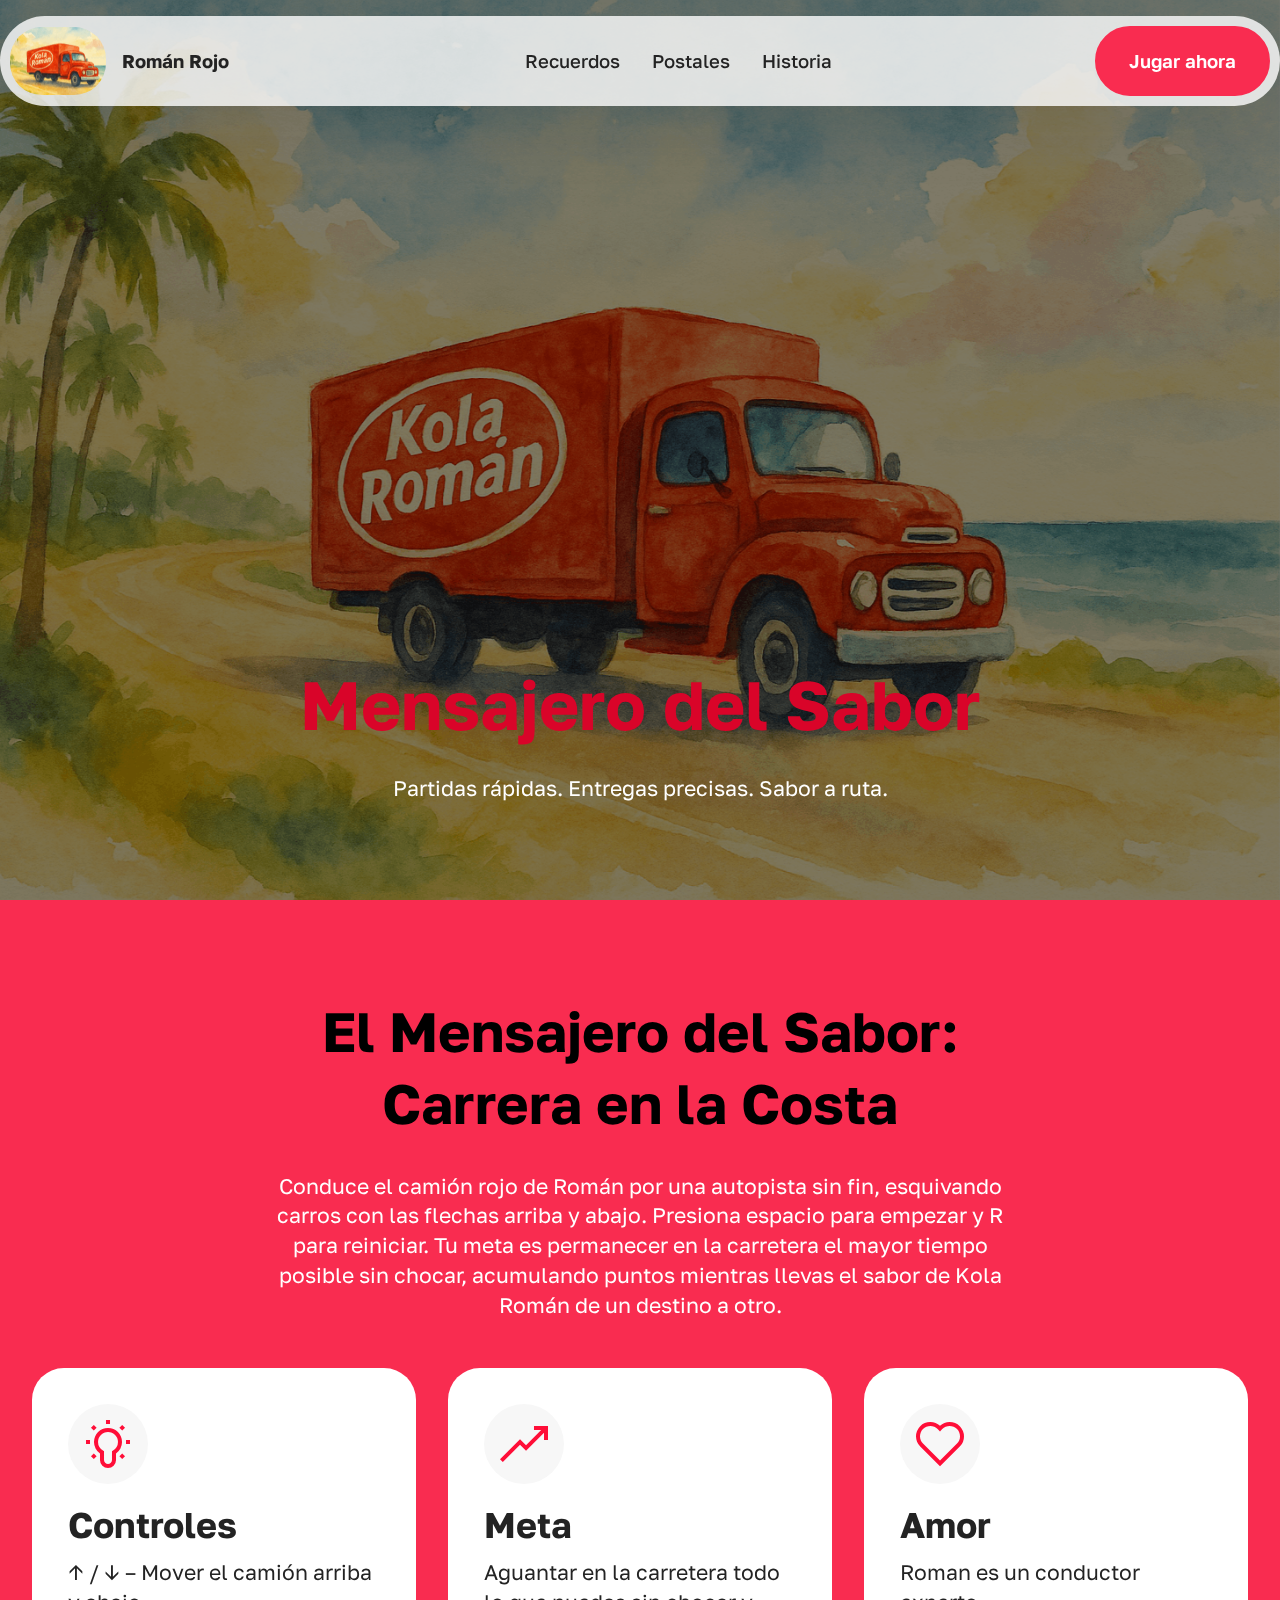
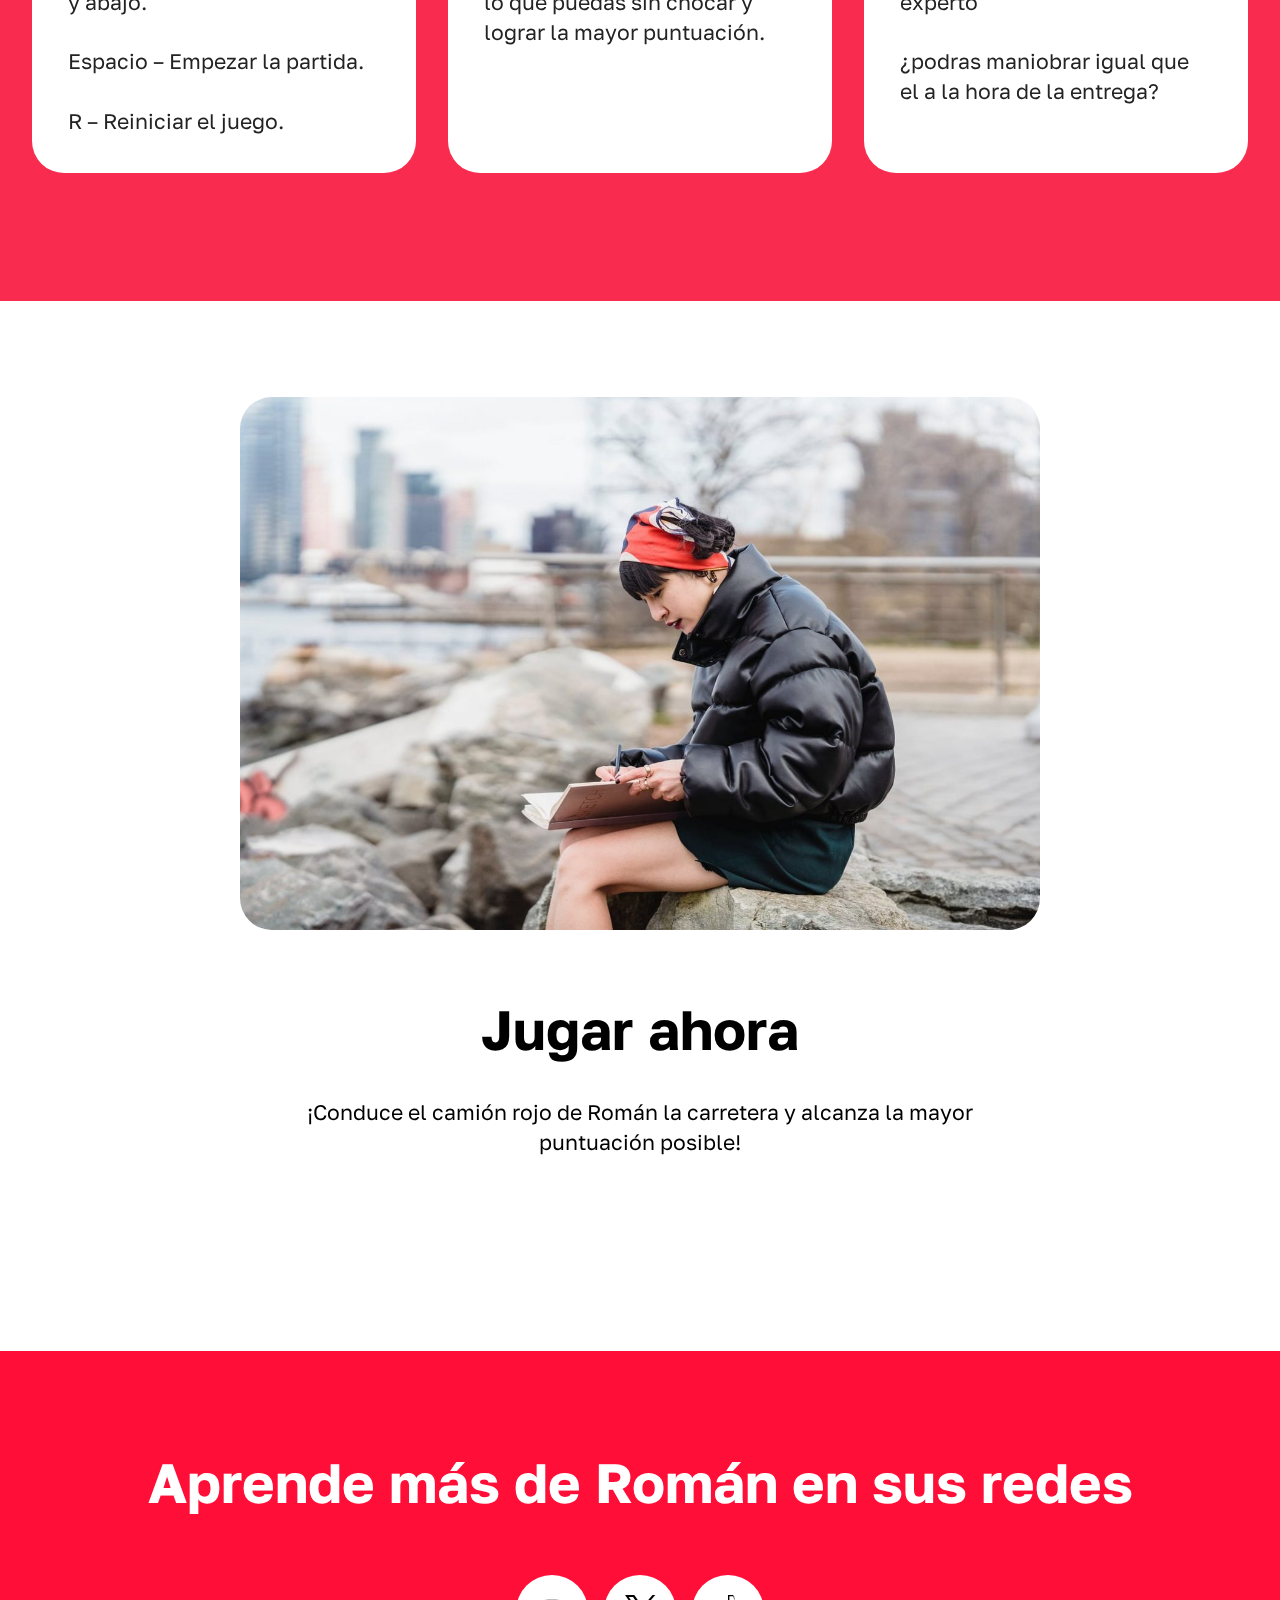
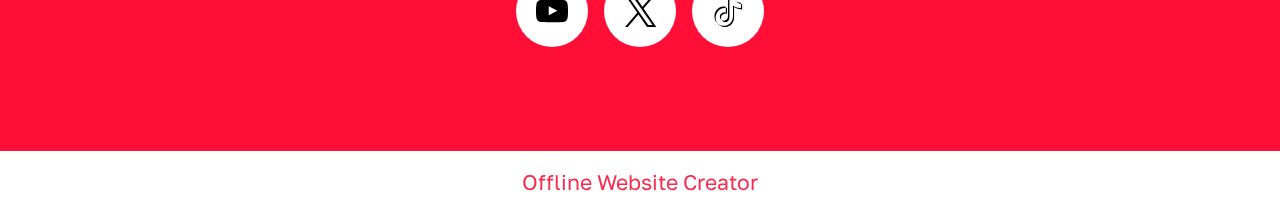
<file: page1.html>
<!DOCTYPE html>
<html  >
<head>
  <!-- Site made with Mobirise Website Builder v6.0.6, https://mobirise.com -->
  <meta charset="UTF-8">
  <meta http-equiv="X-UA-Compatible" content="IE=edge">
  <meta name="generator" content="Mobirise v6.0.6, mobirise.com">
  <meta name="viewport" content="width=device-width, initial-scale=1, minimum-scale=1">
  <link rel="shortcut icon" href="assets/images/chatgpt20image20620nov2020252023-40-31-206x137.png" type="image/x-icon">
  <meta name="description" content="">
  
  
  <title>Juego Mensajero Del Sabor</title>
  <link rel="stylesheet" href="assets/web/assets/mobirise-icons2/mobirise2.css">
  <link rel="stylesheet" href="assets/bootstrap/css/bootstrap.min.css">
  <link rel="stylesheet" href="assets/bootstrap/css/bootstrap-grid.min.css">
  <link rel="stylesheet" href="assets/bootstrap/css/bootstrap-reboot.min.css">
  <link rel="stylesheet" href="assets/parallax/jarallax.css">
  <link rel="stylesheet" href="assets/dropdown/css/style.css">
  <link rel="stylesheet" href="assets/socicon/css/styles.css">
  <link rel="stylesheet" href="assets/theme/css/style.css">
  <link rel="preload" href="https://fonts.googleapis.com/css2?family=Golos+Text:wght@400;700&display=swap&display=swap" as="style" onload="this.onload=null;this.rel='stylesheet'">
  <noscript><link rel="stylesheet" href="https://fonts.googleapis.com/css2?family=Golos+Text:wght@400;700&display=swap&display=swap"></noscript>
  <link rel="preload" as="style" href="assets/mobirise/css/mbr-additional.css?v=RFykuj"><link rel="stylesheet" href="assets/mobirise/css/mbr-additional.css?v=RFykuj" type="text/css">

  
  
  
</head>
<body>
  
  <section data-bs-version="5.1" class="menu menu2 cid-uZ0dRk2fsG" once="menu" id="menu-5-uZ0dRk2fsG">
	

	<nav class="navbar navbar-dropdown navbar-fixed-top navbar-expand-lg">
		<div class="container">
			<div class="navbar-brand">
				<span class="navbar-logo">
					<a href="index.html#top">
						<img src="assets/images/chatgpt20image20620nov2020252023-40-31-206x137.png" alt="Mobirise Website Builder" style="height: 4.3rem;">
					</a>
				</span>
				<span class="navbar-caption-wrap"><a class="navbar-caption text-black text-primary display-4" href="index.html">Román Rojo</a></span>
			</div>
			<button class="navbar-toggler" type="button" data-toggle="collapse" data-bs-toggle="collapse" data-target="#navbarSupportedContent" data-bs-target="#navbarSupportedContent" aria-controls="navbarNavAltMarkup" aria-expanded="false" aria-label="Toggle navigation">
				<div class="hamburger">
					<span></span>
					<span></span>
					<span></span>
					<span></span>
				</div>
			</button>
			<div class="collapse navbar-collapse" id="navbarSupportedContent">
				<ul class="navbar-nav nav-dropdown" data-app-modern-menu="true"><li class="nav-item">
						<a class="nav-link link text-black text-primary display-4" href="page4.html#header17-d">Recuerdos</a>
					</li><li class="nav-item">
						<a class="nav-link link text-black text-primary display-4" href="page3.html#header09-8" aria-expanded="false">Postales</a>
					</li>
					<li class="nav-item">
						<a class="nav-link link text-black text-primary display-4" href="page2.html#header18-5">Historia</a>
					</li></ul>
				
				<div class="navbar-buttons mbr-section-btn"><a class="btn btn-primary display-4" href="page1.html#generic-text-1-uZPS0nons2">Jugar ahora</a></div>
			</div>
		</div>
	</nav>
</section>

<section data-bs-version="5.1" class="header18 cid-uZPS0noRpT mbr-fullscreen mbr-parallax-background" id="hero-16-uZPS0noRpT">
  

  <div class="mbr-overlay" style="opacity: 0.5; background-color: rgb(0, 0, 0);"></div>
  <div class="container-fluid">
    <div class="row">
      <div class="content-wrap col-12 col-md-12">
        <h1 class="mbr-section-title mbr-fonts-style mbr-white mb-4 display-1"><strong>Mensajero del Sabor</strong></h1>
        
        <p class="mbr-fonts-style mbr-text mbr-white mb-4 display-7">Partidas rápidas. Entregas precisas. Sabor a ruta.</p>
        
      </div>
    </div>
  </div>
</section>

<section data-bs-version="5.1" class="features5 cid-v1PQojjcq5" id="features05-n">
  

  
  
  <div class="container">
    <div class="row mb-5 justify-content-center">
      <div class="col-12 content-head">
        <h3 class="mbr-section-title mbr-fonts-style align-center mb-0 display-2"><strong>El Mensajero del Sabor: Carrera en la Costa</strong></h3>
        <h5 class="mbr-section-subtitle mbr-fonts-style align-center mb-0 mt-4 display-7">Conduce el camión rojo de Román por una autopista sin fin, esquivando carros con las flechas arriba y abajo. Presiona espacio para empezar y R para reiniciar. Tu meta es permanecer en la carretera el mayor tiempo posible sin chocar, acumulando puntos mientras llevas el sabor de Kola Román de un destino a otro.</h5>
      </div>
    </div>
    <div class="row">
      <div class="item features-without-image col-12 col-md-6 col-lg-4 item-mb active">
        <div class="item-wrapper">
          <div class="card-box align-left">
            <div class="iconfont-wrapper">
              <span class="mbr-iconfont mobi-mbri-idea mobi-mbri"></span>
            </div>
            <h5 class="card-title mbr-fonts-style display-5">
              <strong>Controles</strong><strong><br></strong>
            </h5>
            <p class="card-text mbr-fonts-style display-7">↑ / ↓ – Mover el camión arriba y abajo.<br><br>Espacio – Empezar la partida.<br><br>R – Reiniciar el juego.</p>

            
          </div>
        </div>
      </div><div class="item features-without-image col-12 col-md-6 col-lg-4 item-mb">
        <div class="item-wrapper">
          <div class="card-box align-left">
            <div class="iconfont-wrapper">
              <span class="mbr-iconfont mobi-mbri-growing-chart mobi-mbri"></span>
            </div>
            <h5 class="card-title mbr-fonts-style display-5">
              <strong>Meta</strong><strong><br></strong>
            </h5>
            <p class="card-text mbr-fonts-style display-7">Aguantar en la carretera todo lo que puedas sin chocar y lograr la mayor puntuación.</p>

            
          </div>
        </div>
      </div><div class="item features-without-image col-12 col-md-6 col-lg-4 item-mb">
        <div class="item-wrapper">
          <div class="card-box align-left">
            <div class="iconfont-wrapper">
              <span class="mbr-iconfont mobi-mbri-hearth mobi-mbri"></span>
            </div>
            <h5 class="card-title mbr-fonts-style display-5">
              <strong>Amor</strong><strong><br></strong>
            </h5>
            <p class="card-text mbr-fonts-style display-7">Roman es un conductor experto<br> <br>¿podras maniobrar igual que el a la hora de la entrega? </p>

            
          </div>
        </div>
      </div>
      
      
    </div>
  </div>
</section>

<section data-bs-version="5.1" class="header16 cid-v1PPJ9TPZU" id="header16-l">
  

  
  

  <div class="text-center container">
    <div class="row justify-content-center mb-4">
      <div class="col-12 col-lg-8">
        <div class="image-wrap">
          <img src="assets/images/10.jpg" alt="Mobirise Website Builder">
        </div>
      </div>
    </div>
    <div class="row justify-content-center">
      <div class="col-md-12 content-head">
        <h1 class="mbr-section-title mbr-fonts-style mt-4 display-2"><strong>Jugar ahora</strong></h1>
        <p class="mbr-text mbr-fonts-style mt-4 display-7">¡Conduce el camión rojo de Román la carretera y alcanza la mayor puntuación posible!<br>
        </p>
        <div class="row-links mt-4">
          <ul class="header-menu">
            
            
            
            
          <li class="header-menu-item mbr-fonts-style display-5"><br></li><li class="header-menu-item mbr-fonts-style display-5"></li><li class="header-menu-item mbr-fonts-style display-5"></li><li class="header-menu-item mbr-fonts-style display-5"></li></ul>
        </div>
      </div>
    </div>
  </div>
</section>

<section data-bs-version="5.1" class="social05 cid-uZ0dRk4HNP" id="follow-us-2-uZ0dRk4HNP">
    

    

    <div class="container">
        <div class="row">
            <h3 class="mbr-section-title align-center mb-5 mbr-fonts-style display-2"><strong>Aprende más de Román en sus redes</strong></h3>
            <div class="col-12">
                <div class="social-row">
                    <div class="soc-item">
                        <a href="https://www.youtube.com/channel/UC9JMgn8PjELU1lBm2zfCbyQ" target="_blank">
                            <span class="mbr-iconfont socicon-youtube socicon"></span>
                        </a>
                    </div>
                    <div class="soc-item">
                        <a href="https://x.com/RomanRojo185864" target="_blank">
                            <span class="mbr-iconfont socicon-twitter socicon"></span>
                        </a>
                    </div>
                    <div class="soc-item">
                        <a href="https://www.tiktok.com/@roman.rojo.oficial?is_from_webapp=1&sender_device=pc" target="_blank">
                            <span class="mbr-iconfont socicon-tiktok socicon"></span>
                        </a>
                    </div>
                    
                    
                </div>
            </div>
        </div>
    </div>
</section><section class="display-7" style="padding: 0;align-items: center;justify-content: center;flex-wrap: wrap;    align-content: center;display: flex;position: relative;height: 4rem;"><a href="https://mobiri.se/" style="flex: 1 1;height: 4rem;position: absolute;width: 100%;z-index: 1;"><img alt="" style="height: 4rem;" src="[data-uri]"></a><p style="margin: 0;text-align: center;" class="display-7">&#8204;</p><a style="z-index:1" href="https://mobirise.com/offline-website-builder.html">Offline Website Creator</a></section><script src="assets/bootstrap/js/bootstrap.bundle.min.js"></script>  <script src="assets/parallax/jarallax.js"></script>  <script src="assets/smoothscroll/smooth-scroll.js"></script>  <script src="assets/ytplayer/index.js"></script>  <script src="assets/dropdown/js/navbar-dropdown.js"></script>  <script src="assets/theme/js/script.js"></script>  
  
  
</body>
</html>
</file>
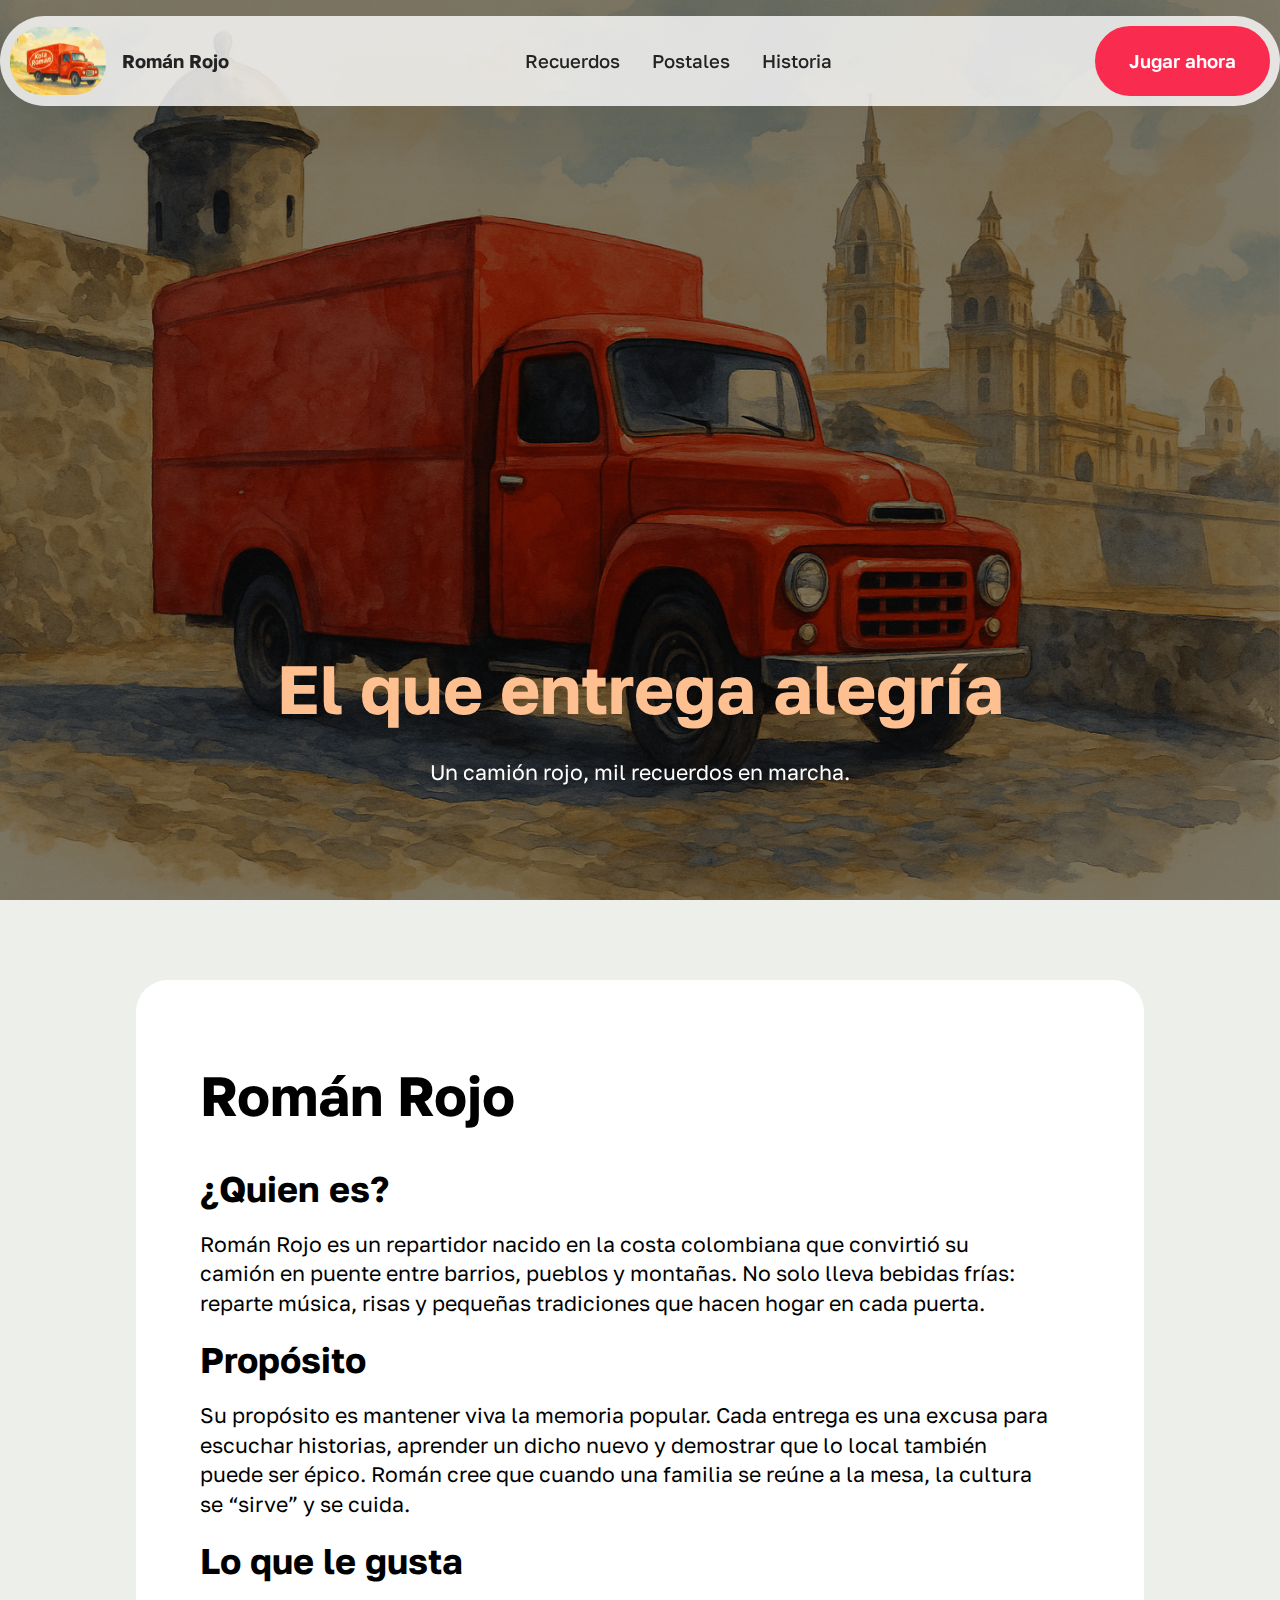
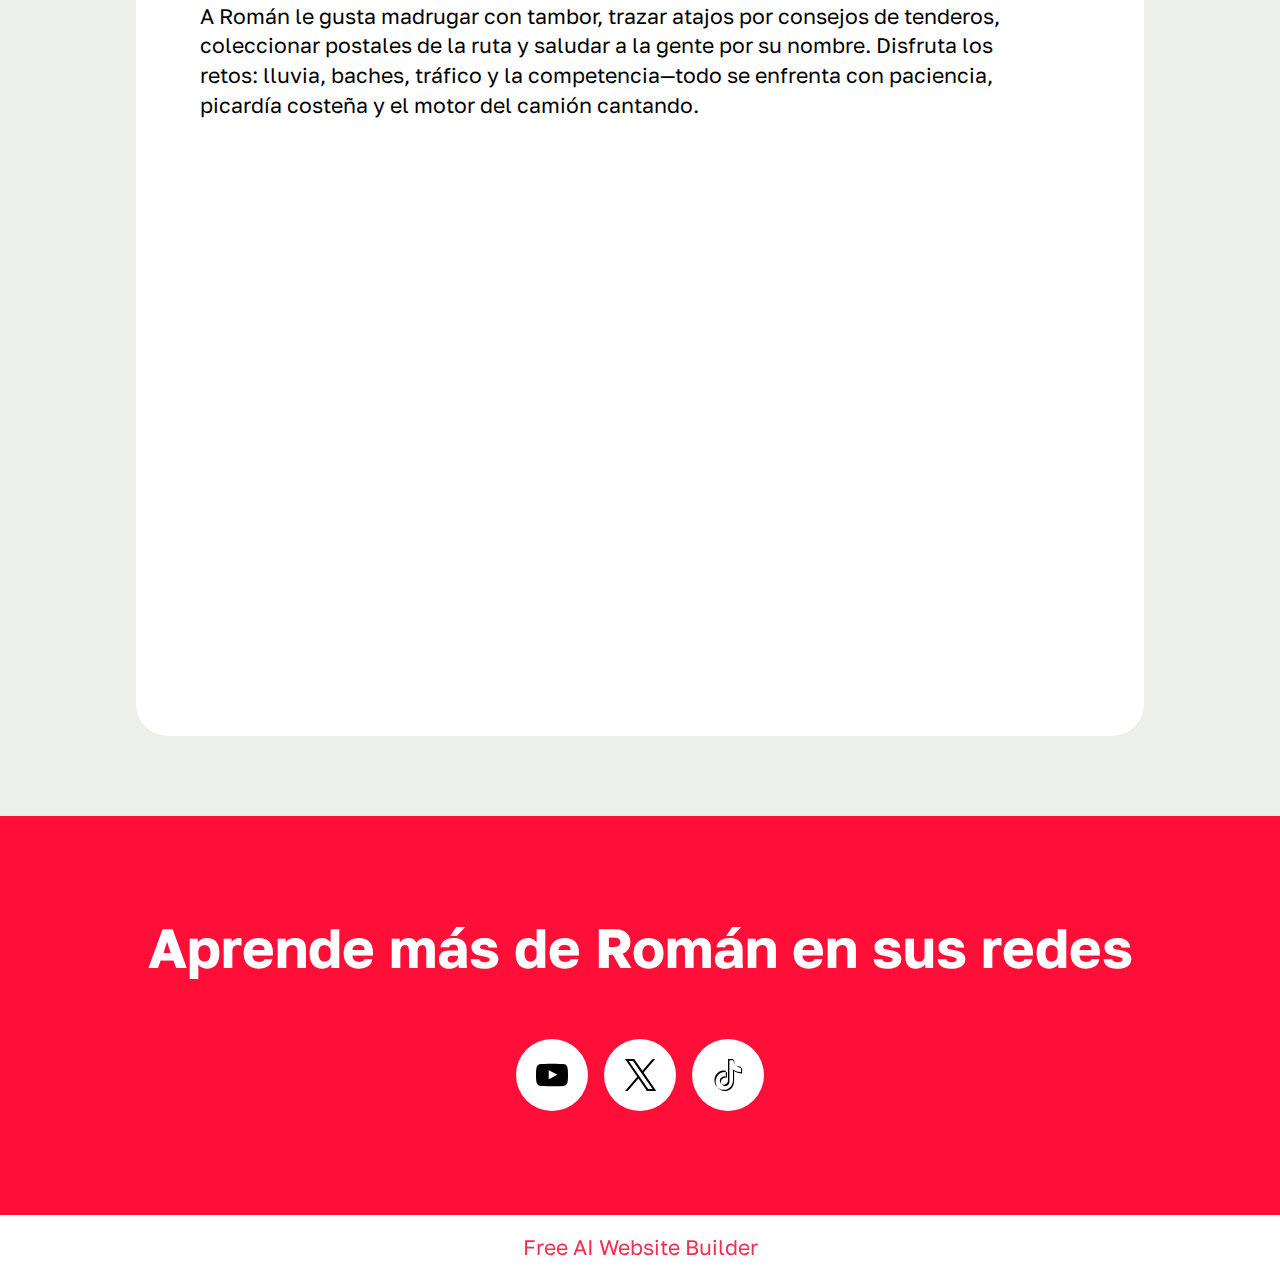
<file: page2.html>
<!DOCTYPE html>
<html  >
<head>
  <!-- Site made with Mobirise Website Builder v6.0.6, https://mobirise.com -->
  <meta charset="UTF-8">
  <meta http-equiv="X-UA-Compatible" content="IE=edge">
  <meta name="generator" content="Mobirise v6.0.6, mobirise.com">
  <meta name="viewport" content="width=device-width, initial-scale=1, minimum-scale=1">
  <link rel="shortcut icon" href="assets/images/chatgpt20image20620nov2020252023-40-31-206x137.png" type="image/x-icon">
  <meta name="description" content="">
  
  
  <title>Historia</title>
  <link rel="stylesheet" href="assets/web/assets/mobirise-icons2/mobirise2.css">
  <link rel="stylesheet" href="assets/bootstrap/css/bootstrap.min.css">
  <link rel="stylesheet" href="assets/bootstrap/css/bootstrap-grid.min.css">
  <link rel="stylesheet" href="assets/bootstrap/css/bootstrap-reboot.min.css">
  <link rel="stylesheet" href="assets/parallax/jarallax.css">
  <link rel="stylesheet" href="assets/dropdown/css/style.css">
  <link rel="stylesheet" href="assets/socicon/css/styles.css">
  <link rel="stylesheet" href="assets/theme/css/style.css">
  <link rel="preload" href="https://fonts.googleapis.com/css2?family=Golos+Text:wght@400;700&display=swap&display=swap" as="style" onload="this.onload=null;this.rel='stylesheet'">
  <noscript><link rel="stylesheet" href="https://fonts.googleapis.com/css2?family=Golos+Text:wght@400;700&display=swap&display=swap"></noscript>
  <link rel="preload" as="style" href="assets/mobirise/css/mbr-additional.css?v=t1lBXB"><link rel="stylesheet" href="assets/mobirise/css/mbr-additional.css?v=t1lBXB" type="text/css">

  
  
  
</head>
<body>
  
  <section data-bs-version="5.1" class="menu menu2 cid-uZ0dRk2fsG" once="menu" id="menu02-2">
	

	<nav class="navbar navbar-dropdown navbar-fixed-top navbar-expand-lg">
		<div class="container">
			<div class="navbar-brand">
				<span class="navbar-logo">
					<a href="index.html#top">
						<img src="assets/images/chatgpt20image20620nov2020252023-40-31-206x137.png" alt="Mobirise Website Builder" style="height: 4.3rem;">
					</a>
				</span>
				<span class="navbar-caption-wrap"><a class="navbar-caption text-black text-primary display-4" href="index.html">Román Rojo</a></span>
			</div>
			<button class="navbar-toggler" type="button" data-toggle="collapse" data-bs-toggle="collapse" data-target="#navbarSupportedContent" data-bs-target="#navbarSupportedContent" aria-controls="navbarNavAltMarkup" aria-expanded="false" aria-label="Toggle navigation">
				<div class="hamburger">
					<span></span>
					<span></span>
					<span></span>
					<span></span>
				</div>
			</button>
			<div class="collapse navbar-collapse" id="navbarSupportedContent">
				<ul class="navbar-nav nav-dropdown" data-app-modern-menu="true"><li class="nav-item">
						<a class="nav-link link text-black text-primary display-4" href="page4.html#header17-d">Recuerdos</a>
					</li><li class="nav-item">
						<a class="nav-link link text-black text-primary display-4" href="page3.html#header09-8" aria-expanded="false">Postales</a>
					</li>
					<li class="nav-item">
						<a class="nav-link link text-black text-primary display-4" href="page2.html#header18-5">Historia</a>
					</li></ul>
				
				<div class="navbar-buttons mbr-section-btn"><a class="btn btn-primary display-4" href="page1.html#generic-text-1-uZPS0nons2">Jugar ahora</a></div>
			</div>
		</div>
	</nav>
</section>

<section data-bs-version="5.1" class="header18 cid-uZPTyvSjKL mbr-fullscreen mbr-parallax-background" id="header18-5">
  

  <div class="mbr-overlay" style="opacity: 0.5; background-color: rgb(0, 0, 0);"></div>
  <div class="container-fluid">
    <div class="row">
      <div class="content-wrap col-12 col-md-12">
        <h1 class="mbr-section-title mbr-fonts-style mbr-white mb-4 display-1">
          <strong><br>El que entrega alegría</strong></h1>
        
        <p class="mbr-fonts-style mbr-text mbr-white mb-4 display-7">Un camión rojo, mil recuerdos en marcha.</p>
        
      </div>
    </div>
  </div>
</section>

<section data-bs-version="5.1" class="article10 cid-uZPUdJ6kMu" id="article10-7">
  

  
  
  <div class="container">
    <div class="row justify-content-center">
      <div class="card col-md-12 col-lg-10">
        <div class="card-wrapper">
          <div class="card-content-text">
          <h3 class="card-title mbr-fonts-style mbr-white mt-3 mb-4 display-2"><strong>Román Rojo</strong></h3>
          <div class="row card-box align-left">
            <div class="item features-without-image col-12">
              <div class="item-wrapper">
                <h4 class="mbr-section-subtitle mbr-fonts-style mb-3 display-5"><strong>¿Quien es?</strong></h4>
                <p class="mbr-text mbr-fonts-style display-7">
                  Román Rojo es un repartidor nacido en la costa colombiana que convirtió su camión en puente entre barrios, pueblos y montañas. No solo lleva bebidas frías: reparte música, risas y pequeñas tradiciones que hacen hogar en cada puerta.
                </p>
              </div>
            </div><div class="item features-without-image col-12">
              <div class="item-wrapper">
                <h4 class="mbr-section-subtitle mbr-fonts-style mb-3 display-5">
                  <strong>Propósito</strong>
                </h4>
                <p class="mbr-text mbr-fonts-style display-7">
                  Su propósito es mantener viva la memoria popular. Cada entrega es una excusa para escuchar historias, aprender un dicho nuevo y demostrar que lo local también puede ser épico. Román cree que cuando una familia se reúne a la mesa, la cultura se “sirve” y se cuida.
                </p>
              </div>
            </div>
            <div class="item features-without-image col-12">
              <div class="item-wrapper">
                <h4 class="mbr-section-subtitle mbr-fonts-style mb-3 display-5"><strong>Lo que le gusta</strong></h4>
                <p class="mbr-text mbr-fonts-style display-7">
                  A Román le gusta madrugar con tambor, trazar atajos por consejos de tenderos, coleccionar postales de la ruta y saludar a la gente por su nombre. Disfruta los retos: lluvia, baches, tráfico y la competencia—todo se enfrenta con paciencia, picardía costeña y el motor del camión cantando.
                </p>
              </div>
            </div>
          </div>
          </div>
          <div class="mbr-figure m-auto col-12 col-md- mt-3"><iframe class="mbr-embedded-video" src="https://www.youtube.com/embed/xmexCjJzBYY?rel=0&amp;amp;&amp;showinfo=0&amp;autoplay=0&amp;loop=1&amp;playlist=xmexCjJzBYY" width="1280" height="720" frameborder="0" allowfullscreen></iframe></div>
        </div>
      </div>
    </div>
  </div>
</section>

<section data-bs-version="5.1" class="social05 cid-uZ0dRk4HNP" id="social05-3">
    

    

    <div class="container">
        <div class="row">
            <h3 class="mbr-section-title align-center mb-5 mbr-fonts-style display-2"><strong>Aprende más de Román en sus redes</strong></h3>
            <div class="col-12">
                <div class="social-row">
                    <div class="soc-item">
                        <a href="https://www.youtube.com/channel/UC9JMgn8PjELU1lBm2zfCbyQ" target="_blank">
                            <span class="mbr-iconfont socicon-youtube socicon"></span>
                        </a>
                    </div>
                    <div class="soc-item">
                        <a href="https://x.com/RomanRojo185864" target="_blank">
                            <span class="mbr-iconfont socicon-twitter socicon"></span>
                        </a>
                    </div>
                    <div class="soc-item">
                        <a href="https://www.tiktok.com/@roman.rojo.oficial?is_from_webapp=1&sender_device=pc" target="_blank">
                            <span class="mbr-iconfont socicon-tiktok socicon"></span>
                        </a>
                    </div>
                    
                    
                </div>
            </div>
        </div>
    </div>
</section><section class="display-7" style="padding: 0;align-items: center;justify-content: center;flex-wrap: wrap;    align-content: center;display: flex;position: relative;height: 4rem;"><a href="https://mobiri.se/" style="flex: 1 1;height: 4rem;position: absolute;width: 100%;z-index: 1;"><img alt="" style="height: 4rem;" src="[data-uri]"></a><p style="margin: 0;text-align: center;" class="display-7">&#8204;</p><a style="z-index:1" href="https://mobirise.com/builder/ai-website-builder.html">Free AI Website Builder</a></section><script src="assets/bootstrap/js/bootstrap.bundle.min.js"></script>  <script src="assets/parallax/jarallax.js"></script>  <script src="assets/smoothscroll/smooth-scroll.js"></script>  <script src="assets/ytplayer/index.js"></script>  <script src="assets/dropdown/js/navbar-dropdown.js"></script>  <script src="assets/theme/js/script.js"></script>  
  
  
</body>
</html>
</file>
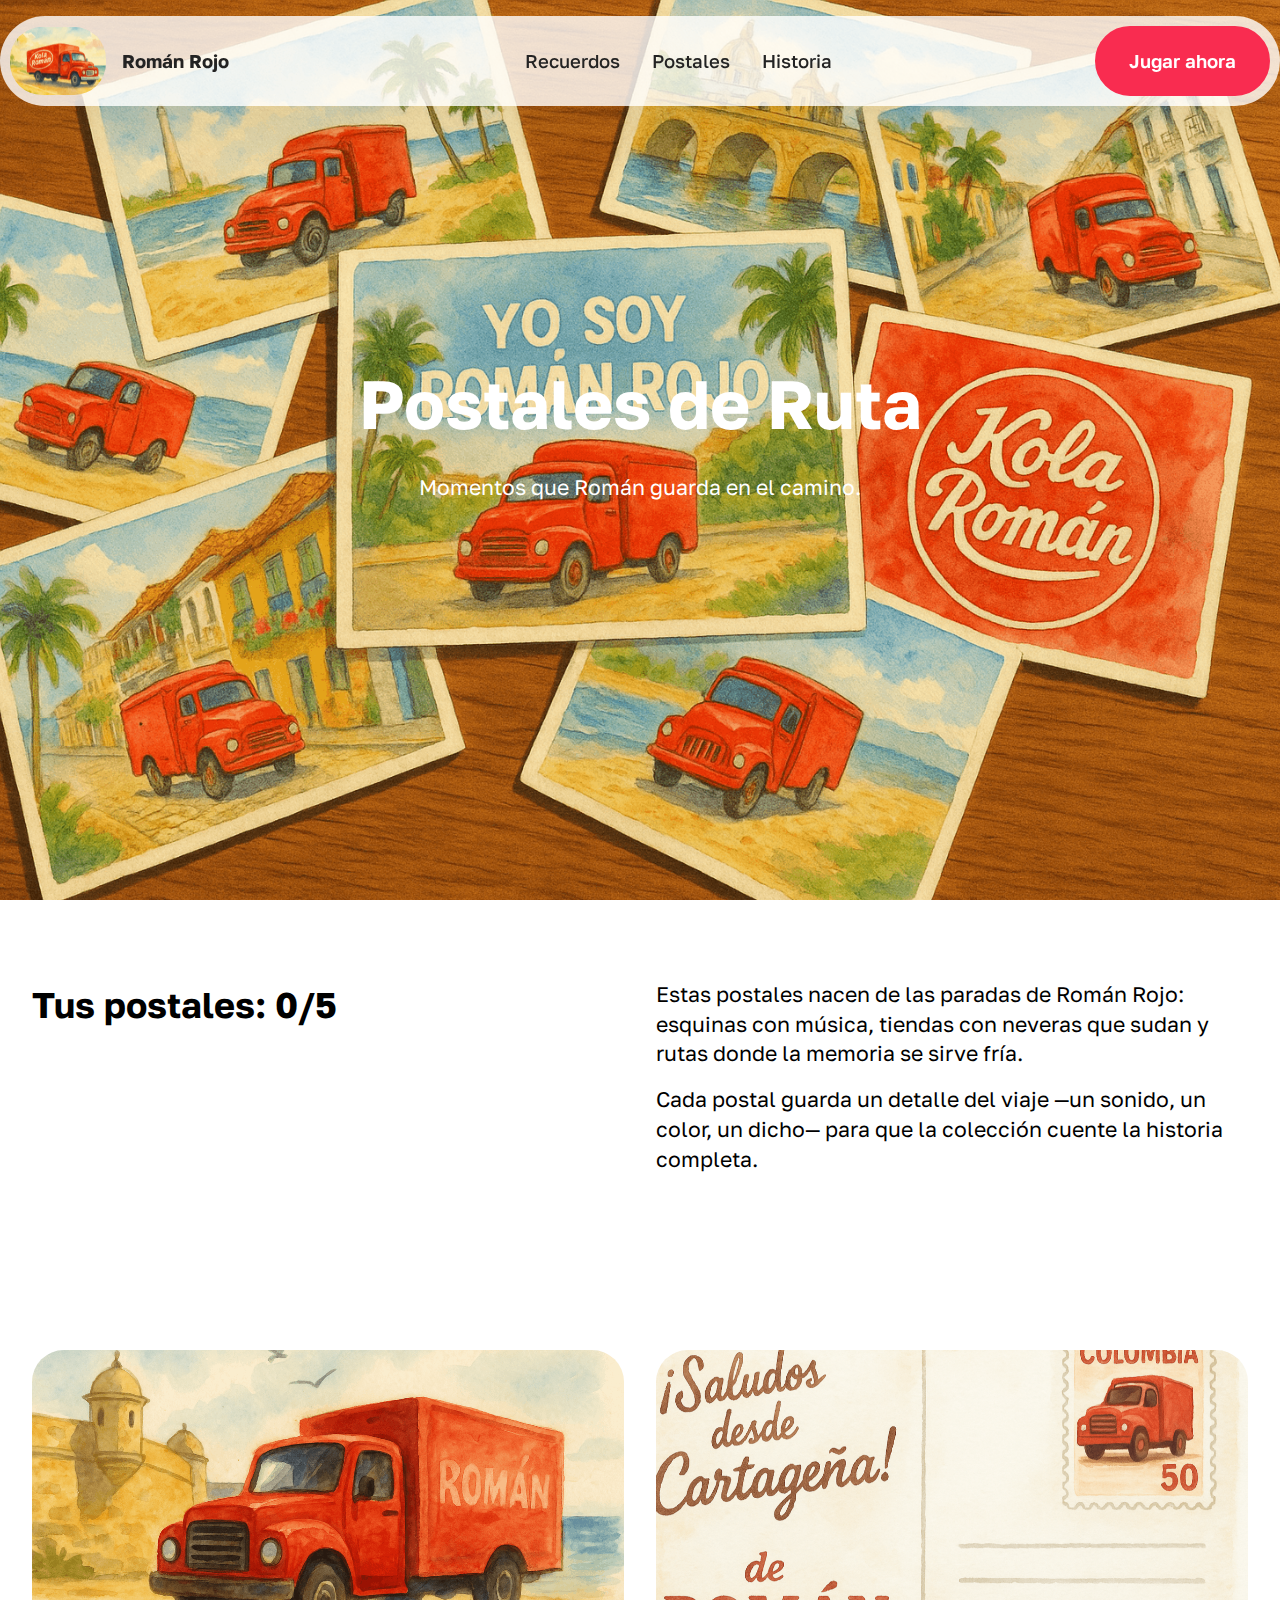
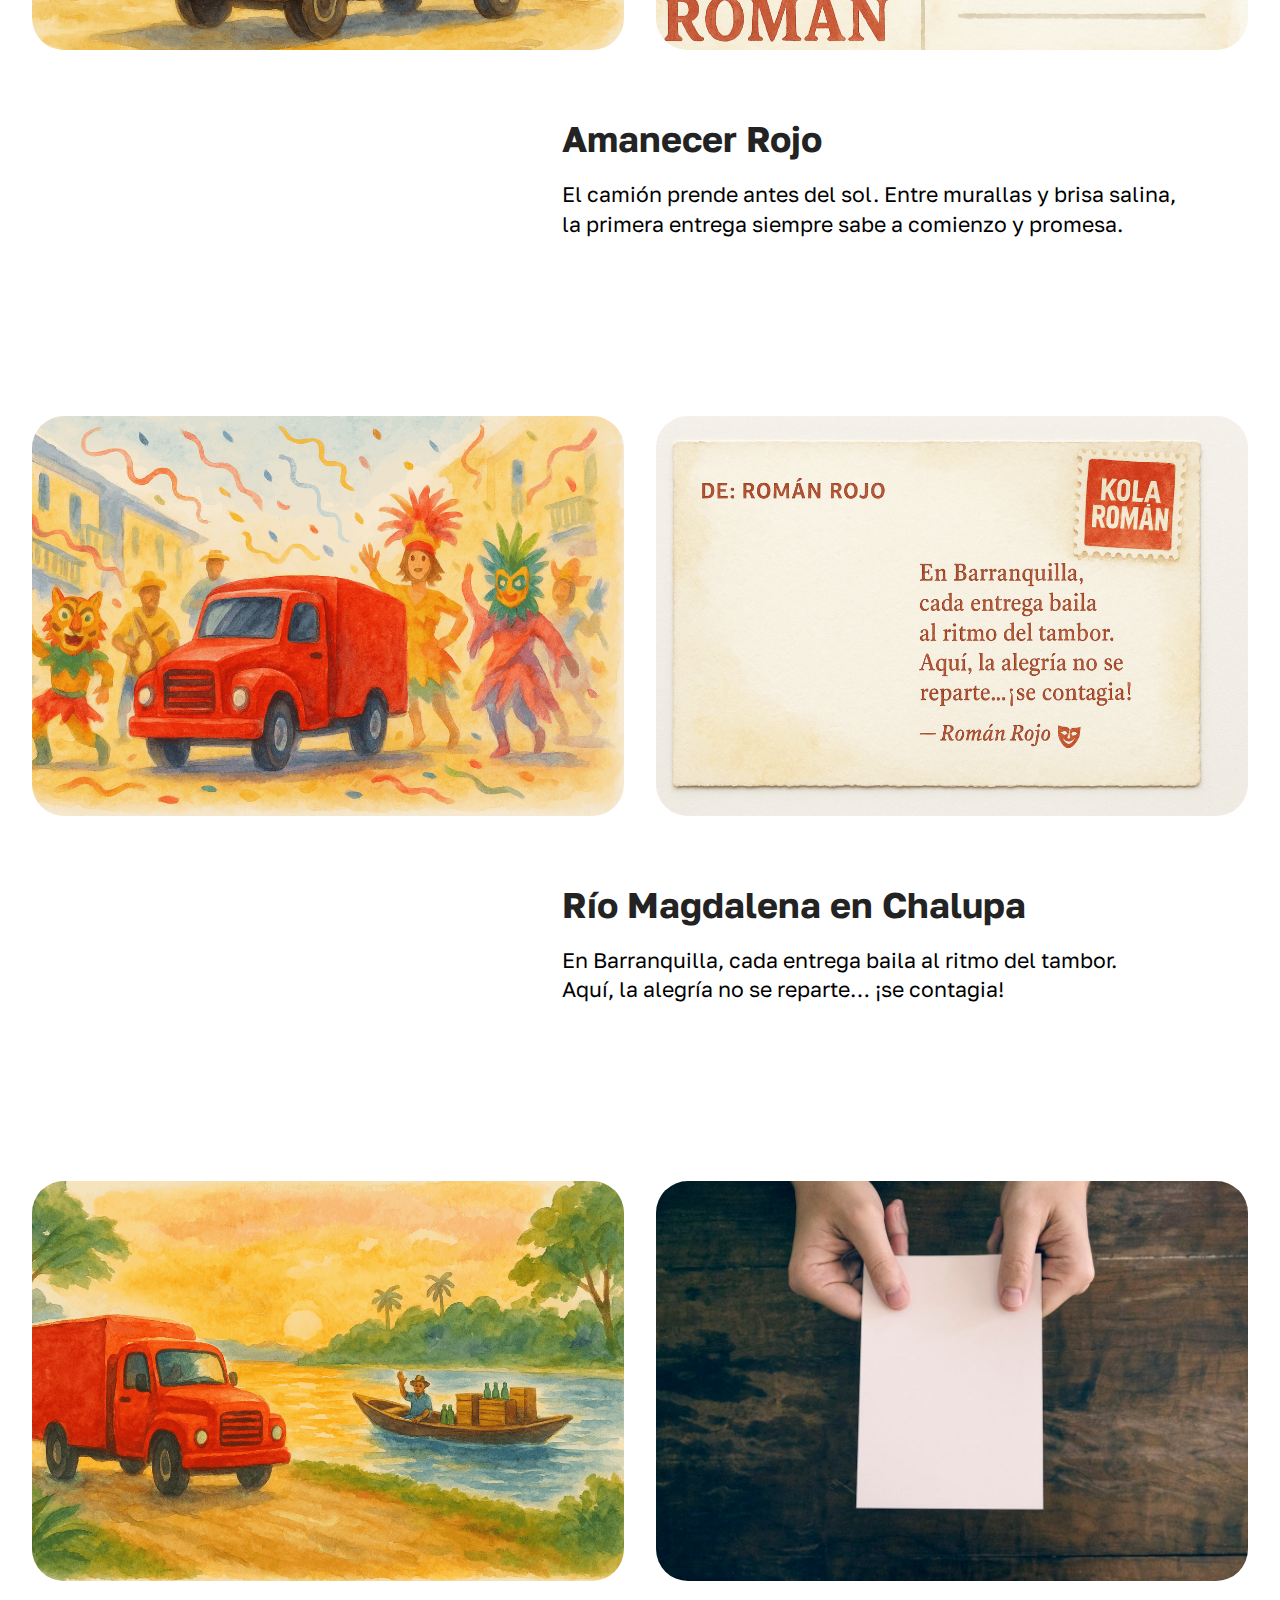
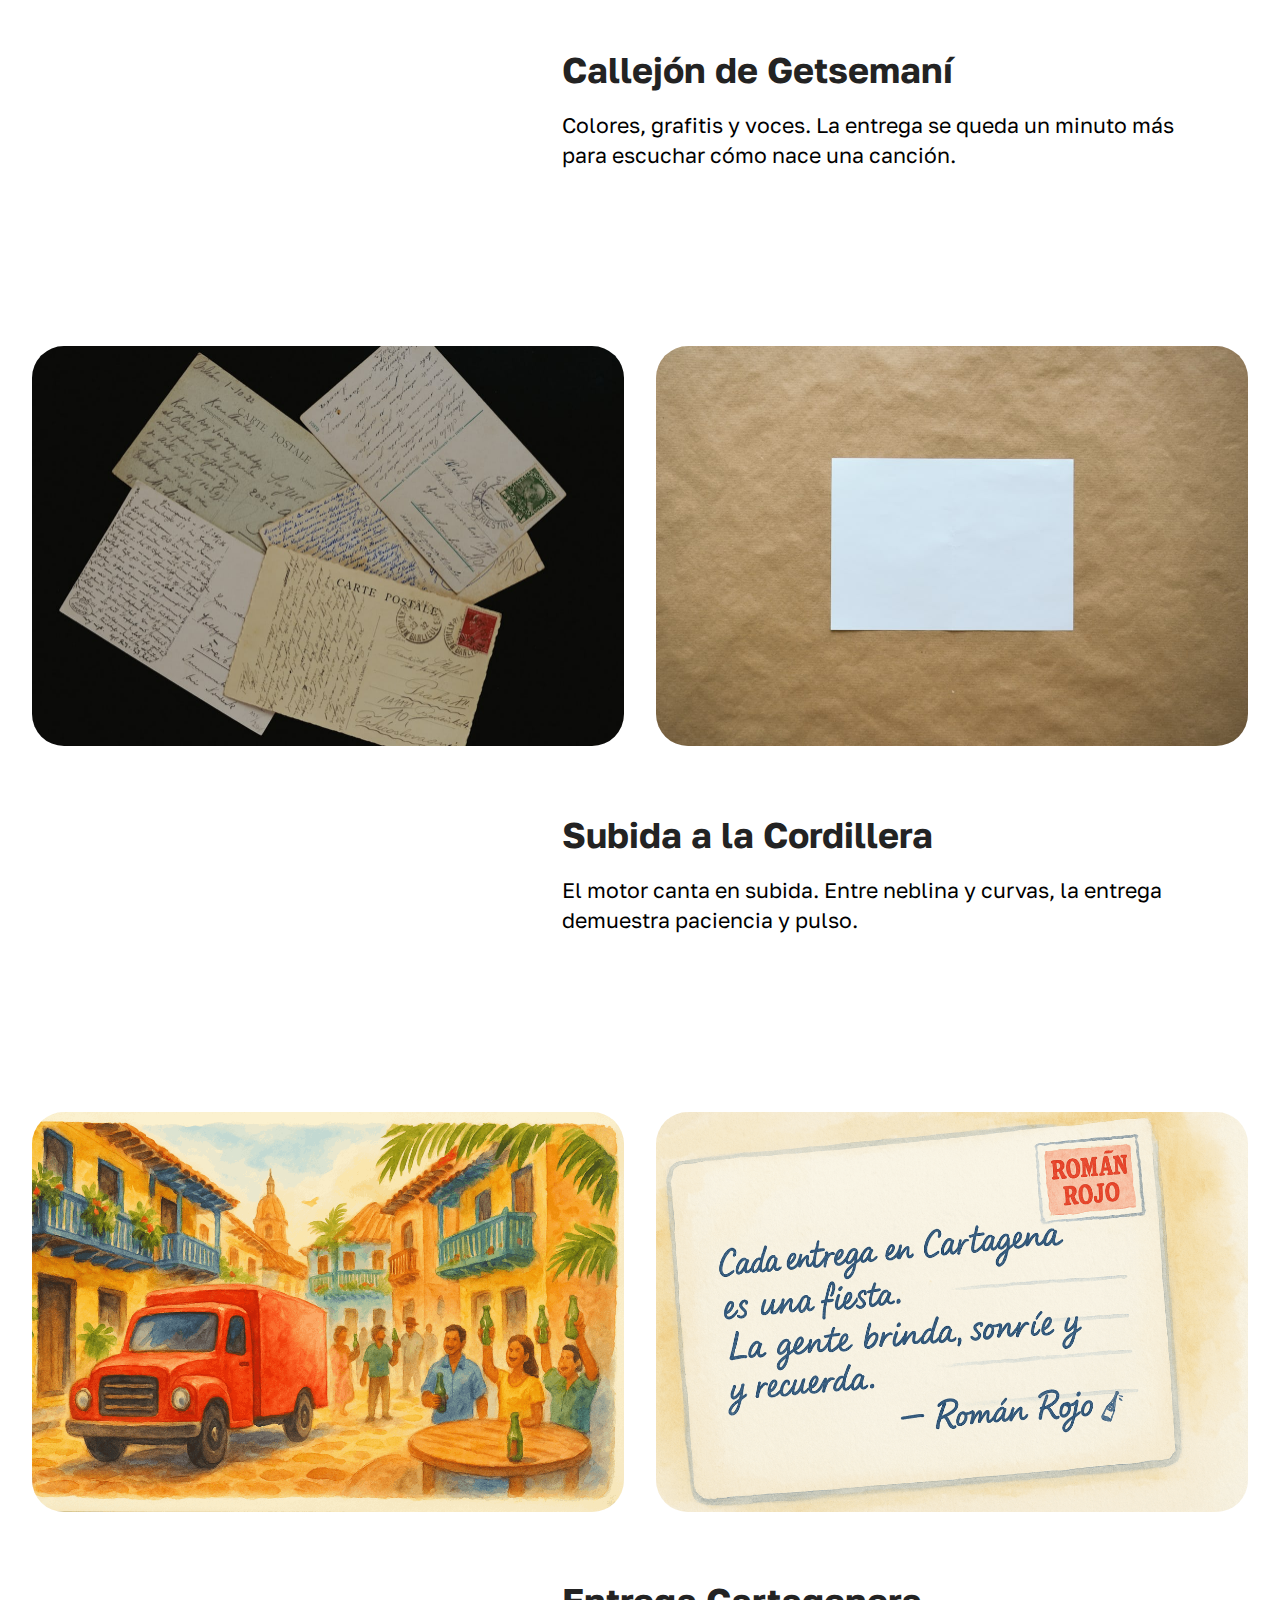
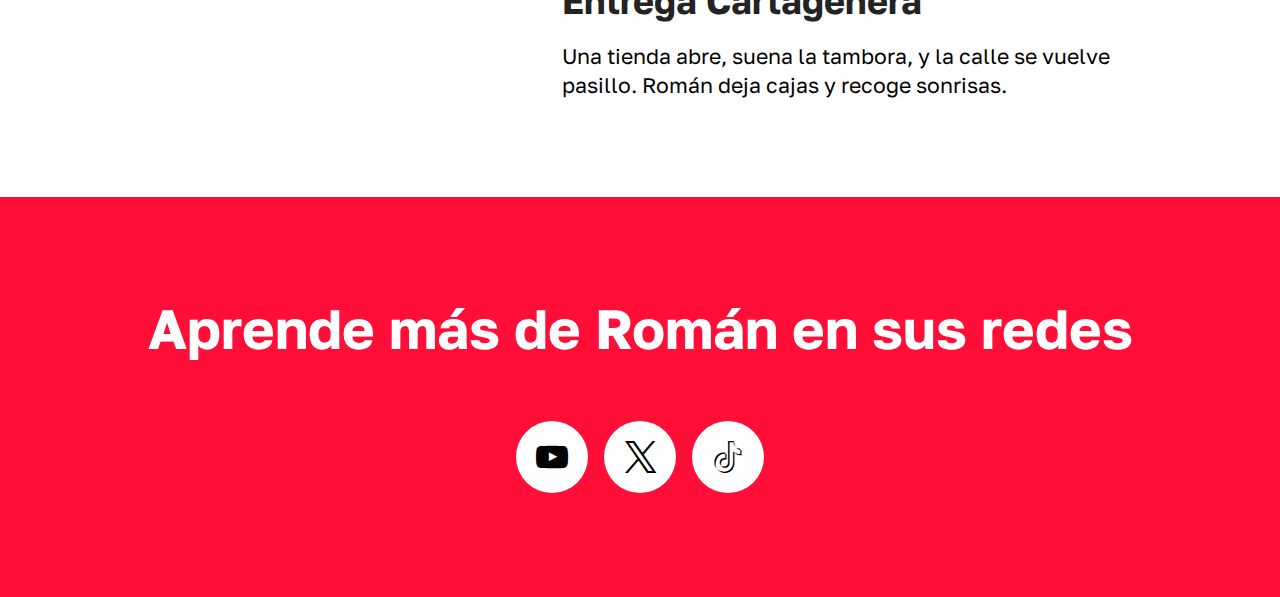
<file: page3.html>
<!DOCTYPE html>
<html  >
<head>
  <!-- Site made with Mobirise Website Builder v6.0.6, https://mobirise.com -->
  <meta charset="UTF-8">
  <meta http-equiv="X-UA-Compatible" content="IE=edge">
  <meta name="generator" content="Mobirise v6.0.6, mobirise.com">
  <meta name="viewport" content="width=device-width, initial-scale=1, minimum-scale=1">
  <link rel="shortcut icon" href="assets/images/chatgpt20image20620nov2020252023-40-31-206x137.png" type="image/x-icon">
  <meta name="description" content="">
  
  
  <title>Paginas Postales</title>
  <link rel="stylesheet" href="assets/web/assets/mobirise-icons2/mobirise2.css">
  <link rel="stylesheet" href="assets/bootstrap/css/bootstrap.min.css">
  <link rel="stylesheet" href="assets/bootstrap/css/bootstrap-grid.min.css">
  <link rel="stylesheet" href="assets/bootstrap/css/bootstrap-reboot.min.css">
  <link rel="stylesheet" href="assets/parallax/jarallax.css">
  <link rel="stylesheet" href="assets/dropdown/css/style.css">
  <link rel="stylesheet" href="assets/socicon/css/styles.css">
  <link rel="stylesheet" href="assets/theme/css/style.css">
  <link rel="preload" href="https://fonts.googleapis.com/css2?family=Golos+Text:wght@400;700&display=swap&display=swap" as="style" onload="this.onload=null;this.rel='stylesheet'">
  <noscript><link rel="stylesheet" href="https://fonts.googleapis.com/css2?family=Golos+Text:wght@400;700&display=swap&display=swap"></noscript>
  <link rel="preload" as="style" href="assets/mobirise/css/mbr-additional.css?v=6uDj2Z"><link rel="stylesheet" href="assets/mobirise/css/mbr-additional.css?v=6uDj2Z" type="text/css">

  
  
  
</head>
<body>
  
  <section data-bs-version="5.1" class="menu menu2 cid-uZ0dRk2fsG" once="menu" id="menu-5-uZ0dRk2fsG">
	

	<nav class="navbar navbar-dropdown navbar-fixed-top navbar-expand-lg">
		<div class="container">
			<div class="navbar-brand">
				<span class="navbar-logo">
					<a href="index.html#top">
						<img src="assets/images/chatgpt20image20620nov2020252023-40-31-206x137.png" alt="Mobirise Website Builder" style="height: 4.3rem;">
					</a>
				</span>
				<span class="navbar-caption-wrap"><a class="navbar-caption text-black text-primary display-4" href="index.html">Román Rojo</a></span>
			</div>
			<button class="navbar-toggler" type="button" data-toggle="collapse" data-bs-toggle="collapse" data-target="#navbarSupportedContent" data-bs-target="#navbarSupportedContent" aria-controls="navbarNavAltMarkup" aria-expanded="false" aria-label="Toggle navigation">
				<div class="hamburger">
					<span></span>
					<span></span>
					<span></span>
					<span></span>
				</div>
			</button>
			<div class="collapse navbar-collapse" id="navbarSupportedContent">
				<ul class="navbar-nav nav-dropdown" data-app-modern-menu="true"><li class="nav-item">
						<a class="nav-link link text-black text-primary display-4" href="page4.html#people05-g">Recuerdos</a>
					</li>
					<li class="nav-item">
						<a class="nav-link link text-black text-primary display-4" href="page3.html#generic-text-15-uZPUPfEFWj" aria-expanded="false">Postales</a>
					</li>
					<li class="nav-item">
						<a class="nav-link link text-black text-primary display-4" href="page2.html#article10-7">Historia</a>
					</li></ul>
				
				<div class="navbar-buttons mbr-section-btn"><a class="btn btn-primary display-4" href="page1.html#generic-text-1-uZPS0nons2">Jugar ahora</a></div>
			</div>
		</div>
	</nav>
</section>

<section data-bs-version="5.1" class="header09 startm5 cid-uZPVNIJSEg mbr-fullscreen mbr-parallax-background" id="header09-8">	
    
	
	
	<div class="container-fluid">
		<div class="row">
			<div class="content-wrap col-12 col-md-8">
				<h1 class="mbr-section-title mbr-fonts-style mbr-white mb-4 display-1"><strong>Postales de Ruta</strong></h1>
				
				<p class="mbr-fonts-style mbr-text mbr-white mb-4 display-7">
					Momentos que Román guarda en el camino.
				</p>
				
			</div>
		</div>
	</div>
</section>

<section data-bs-version="5.1" class="article15 cid-uZPUPfEFWj" id="generic-text-15-uZPUPfEFWj">
    
    <div class="container">
        <div class="row justify-content-center">
            <div class="col-12 col-md">
                
                <h6 class="mbr-section-subtitle mbr-fonts-style mt-0 mb-4 display-5">
                    <strong>Tus postales: 0/5</strong></h6>
            </div>
            <div class="col-md-12 col-lg-6">
                <p class="mbr-text mbr-fonts-style display-7">Estas postales nacen de las paradas de Román Rojo: esquinas con música, tiendas con neveras que sudan y rutas donde la memoria se sirve fría.&nbsp;</p>
                <p class="mbr-text mbr-fonts-style display-7">Cada postal guarda un detalle del viaje —un sonido, un color, un dicho— para que la colección cuente la historia completa.</p>
                <p class="mbr-text mbr-fonts-style display-7"></p>
            </div>
        </div>
    </div>
</section>

<section data-bs-version="5.1" class="article01 cid-uZPUPfGm30" id="generic-text-1-uZPUPfGm30">
	

	
	
	<div class="container">
		<div class="row justify-content-center">
			<div class="card col-md-12 col-lg-12">
				<div class="card-wrapper">
					<div class="row">
						<div class="image-wrapper col-12 col-sm-6 justify-content-center">
							<img src="assets/images/chatgpt20image20720nov2020252000-27-5-1168x779.png" alt="Mobirise Website Builder">
						</div>
						<div class="image-wrapper col-12 col-sm-6 justify-content-center">
							<img src="assets/images/chatgpt20image20720nov2020252000-29-37-1168x779.png" alt="Mobirise Website Builder">
						</div>
					</div>

					<div class="card-box align-left mb-3 card-content-text">
						<h4 class="card-title mbr-fonts-style mbr-white mb-0 display-5"><strong>Amanecer Rojo</strong>
						</h4>
						<p class="mbr-text mbr-fonts-style mt-3 mb-0 display-7">El camión prende antes del sol. Entre murallas y brisa salina, la primera entrega siempre sabe a comienzo y promesa.</p>

						<p class="mbr-text mbr-fonts-style mt-3 mb-0 display-7"></p>

						<p class="mbr-text mbr-fonts-style mt-3 mb-0 display-7"></p>

						
					</div>
				</div>
			</div>
		</div>
	</div>
</section>

<section data-bs-version="5.1" class="article01 cid-uZPUPfGAVH" id="generic-text-1-uZPUPfGAVH">
	

	
	
	<div class="container">
		<div class="row justify-content-center">
			<div class="card col-md-12 col-lg-12">
				<div class="card-wrapper">
					<div class="row">
						<div class="image-wrapper col-12 col-sm-6 justify-content-center">
							<img src="assets/images/chatgpt20image20720nov2020252000-41-35-1168x779.png" alt="Mobirise Website Builder">
						</div>
						<div class="image-wrapper col-12 col-sm-6 justify-content-center">
							<img src="assets/images/chatgpt20image20720nov2020252000-43-45-1168x779.png" alt="Mobirise Website Builder">
						</div>
					</div>

					<div class="card-box align-left mb-3 card-content-text">
						<h4 class="card-title mbr-fonts-style mbr-white mb-0 display-5"><strong>Río Magdalena en Chalupa</strong></h4>
						<p class="mbr-text mbr-fonts-style mt-3 mb-0 display-7">En Barranquilla, cada entrega baila al ritmo del tambor.<br>Aquí, la alegría no se reparte… ¡se contagia!</p>

						<p class="mbr-text mbr-fonts-style mt-3 mb-0 display-7"></p>

						<p class="mbr-text mbr-fonts-style mt-3 mb-0 display-7"></p>

						
					</div>
				</div>
			</div>
		</div>
	</div>
</section>

<section data-bs-version="5.1" class="article01 cid-uZPUPfGhHC" id="generic-text-1-uZPUPfGhHC">
	

	
	
	<div class="container">
		<div class="row justify-content-center">
			<div class="card col-md-12 col-lg-12">
				<div class="card-wrapper">
					<div class="row">
						<div class="image-wrapper col-12 col-sm-6 justify-content-center">
							<img src="assets/images/chatgpt20image20720nov2020252000-47-34-1168x779.png" alt="Mobirise Website Builder">
						</div>
						<div class="image-wrapper col-12 col-sm-6 justify-content-center">
							<img src="assets/images/photo-1510192111633-a6807b90a8f1.jpeg" alt="Mobirise Website Builder">
						</div>
					</div>

					<div class="card-box align-left mb-3 card-content-text">
						<h4 class="card-title mbr-fonts-style mbr-white mb-0 display-5"><strong>Callejón de Getsemaní</strong></h4>
						<p class="mbr-text mbr-fonts-style mt-3 mb-0 display-7">Colores, grafitis y voces. La entrega se queda un minuto más para escuchar cómo nace una canción.</p>

						<p class="mbr-text mbr-fonts-style mt-3 mb-0 display-7"></p>

						<p class="mbr-text mbr-fonts-style mt-3 mb-0 display-7"></p>

						
					</div>
				</div>
			</div>
		</div>
	</div>
</section>

<section data-bs-version="5.1" class="article01 cid-uZPUPfGTO6" id="generic-text-1-uZPUPfGTO6">
	

	
	
	<div class="container">
		<div class="row justify-content-center">
			<div class="card col-md-12 col-lg-12">
				<div class="card-wrapper">
					<div class="row">
						<div class="image-wrapper col-12 col-sm-6 justify-content-center">
							<img src="assets/images/photo-1637597384611-0c33cef6ec03.jpeg" alt="Mobirise Website Builder">
						</div>
						<div class="image-wrapper col-12 col-sm-6 justify-content-center">
							<img src="assets/images/photo-1586957960772-3e526c5e7cbd.jpeg" alt="Mobirise Website Builder">
						</div>
					</div>

					<div class="card-box align-left mb-3 card-content-text">
						<h4 class="card-title mbr-fonts-style mbr-white mb-0 display-5"><strong>Subida a la Cordillera</strong></h4>
						<p class="mbr-text mbr-fonts-style mt-3 mb-0 display-7">El motor canta en subida. Entre neblina y curvas, la entrega demuestra paciencia y pulso.</p>

						<p class="mbr-text mbr-fonts-style mt-3 mb-0 display-7"></p>

						<p class="mbr-text mbr-fonts-style mt-3 mb-0 display-7"></p>

						
					</div>
				</div>
			</div>
		</div>
	</div>
</section>

<section data-bs-version="5.1" class="article01 cid-uZPUPfGD3x" id="generic-text-1-uZPUPfGD3x">
	

	
	
	<div class="container">
		<div class="row justify-content-center">
			<div class="card col-md-12 col-lg-12">
				<div class="card-wrapper">
					<div class="row">
						<div class="image-wrapper col-12 col-sm-6 justify-content-center">
							<img src="assets/images/chatgpt20image20720nov2020252000-33-8-1168x779.png" alt="Mobirise Website Builder">
						</div>
						<div class="image-wrapper col-12 col-sm-6 justify-content-center">
							<img src="assets/images/chatgpt20image20720nov2020252000-37-23-1168x779.png" alt="Mobirise Website Builder">
						</div>
					</div>

					<div class="card-box align-left mb-3 card-content-text">
						<h4 class="card-title mbr-fonts-style mbr-white mb-0 display-5"><strong>Entrega Cartagenera</strong></h4>
						<p class="mbr-text mbr-fonts-style mt-3 mb-0 display-7">Una tienda abre, suena la tambora, y la calle se vuelve pasillo. Román deja cajas y recoge sonrisas.</p>

						<p class="mbr-text mbr-fonts-style mt-3 mb-0 display-7"></p>

						<p class="mbr-text mbr-fonts-style mt-3 mb-0 display-7"></p>

						
					</div>
				</div>
			</div>
		</div>
	</div>
</section>

<section data-bs-version="5.1" class="social05 cid-uZ0dRk4HNP" id="follow-us-2-uZ0dRk4HNP">
    

    

    <div class="container">
        <div class="row">
            <h3 class="mbr-section-title align-center mb-5 mbr-fonts-style display-2"><strong>Aprende más de Román en sus redes</strong></h3>
            <div class="col-12">
                <div class="social-row">
                    <div class="soc-item">
                        <a href="https://www.youtube.com/channel/UC9JMgn8PjELU1lBm2zfCbyQ" target="_blank">
                            <span class="mbr-iconfont socicon-youtube socicon"></span>
                        </a>
                    </div>
                    <div class="soc-item">
                        <a href="https://x.com/RomanRojo185864" target="_blank">
                            <span class="mbr-iconfont socicon-twitter socicon"></span>
                        </a>
                    </div>
                    <div class="soc-item">
                        <a href="https://www.tiktok.com/@roman.rojo.oficial?is_from_webapp=1&sender_device=pc" target="_blank">
                            <span class="mbr-iconfont socicon-tiktok socicon"></span>
                        </a>
                    </div>
                    
                    
                </div>
            </div>
        </div>
    </div>
  
  
</body>
</html>
</file>
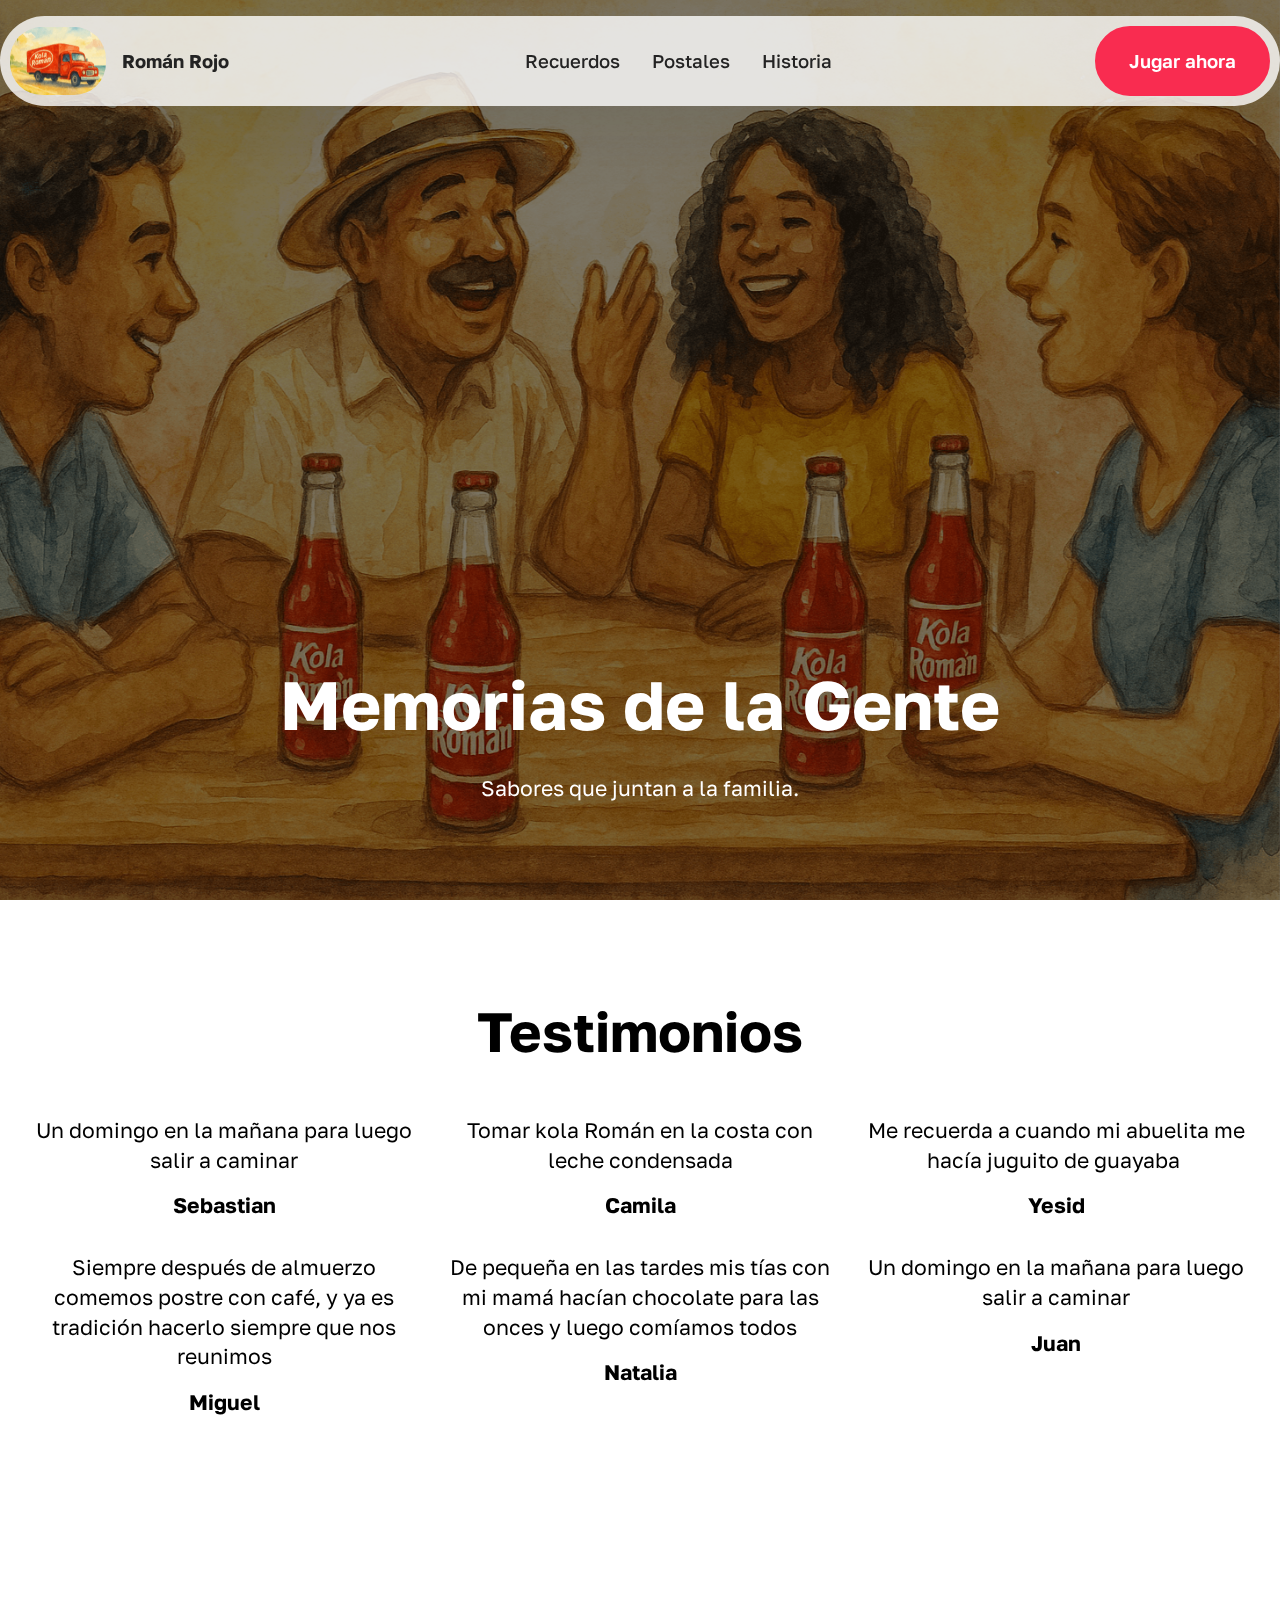
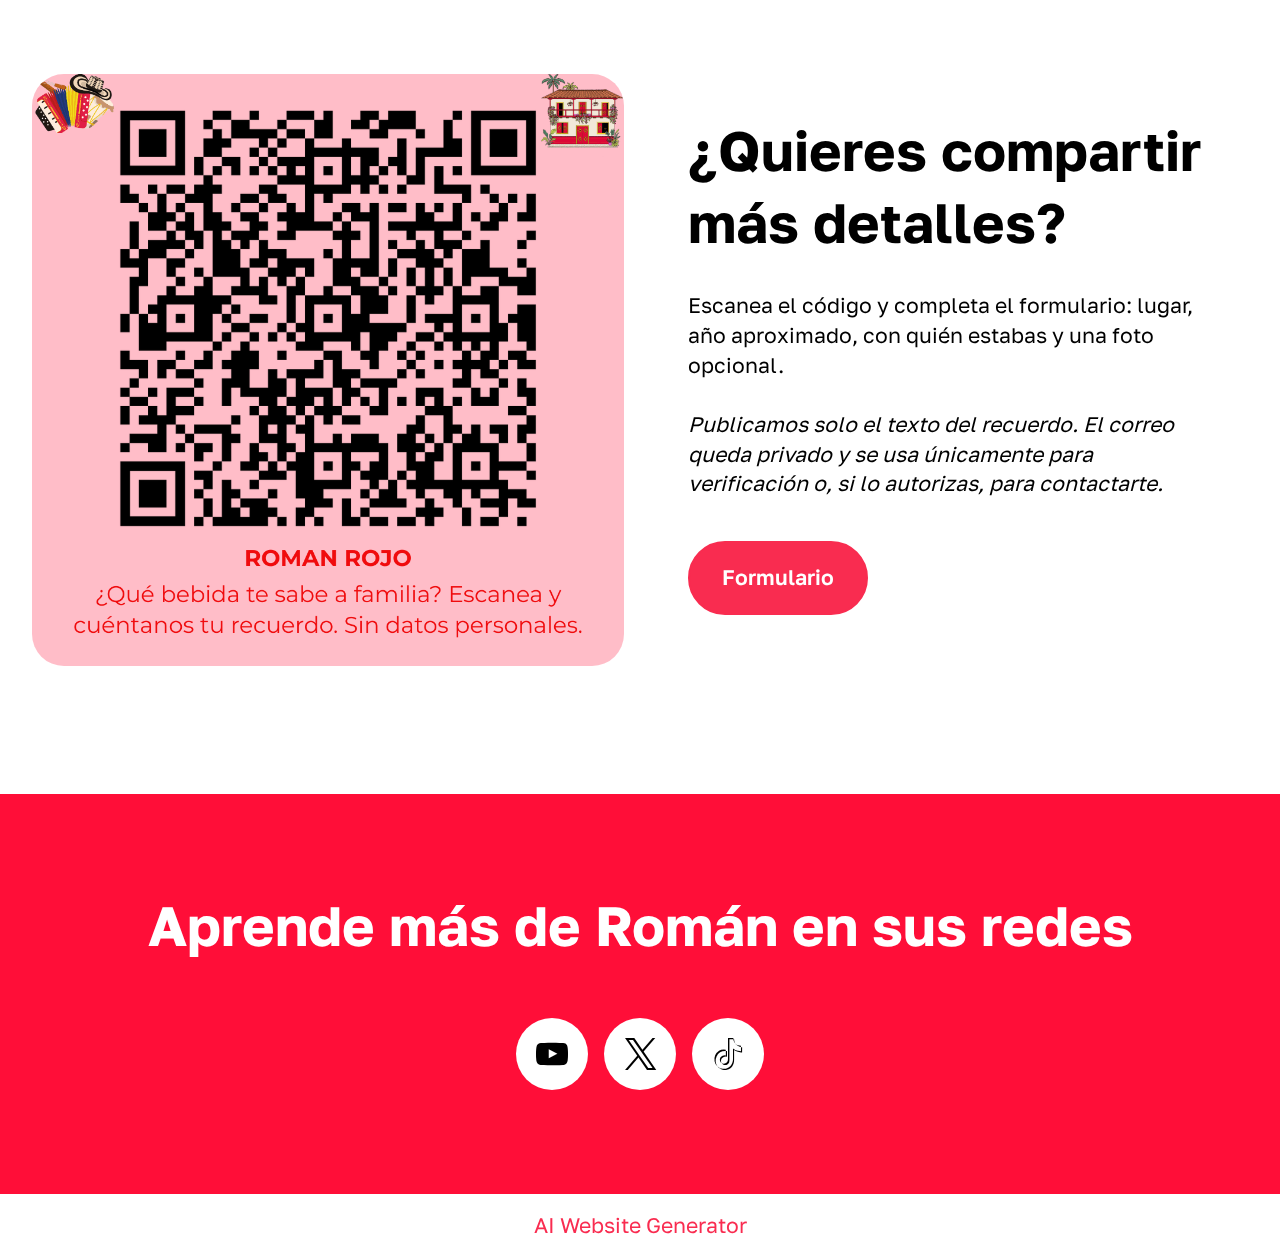
<file: page4.html>
<!DOCTYPE html>
<html  >
<head>
  <!-- Site made with Mobirise Website Builder v6.0.6, https://mobirise.com -->
  <meta charset="UTF-8">
  <meta http-equiv="X-UA-Compatible" content="IE=edge">
  <meta name="generator" content="Mobirise v6.0.6, mobirise.com">
  <meta name="viewport" content="width=device-width, initial-scale=1, minimum-scale=1">
  <link rel="shortcut icon" href="assets/images/chatgpt20image20620nov2020252023-40-31-206x137.png" type="image/x-icon">
  <meta name="description" content="">
  
  
  <title>Recuerdos</title>
  <link rel="stylesheet" href="assets/web/assets/mobirise-icons2/mobirise2.css">
  <link rel="stylesheet" href="assets/bootstrap/css/bootstrap.min.css">
  <link rel="stylesheet" href="assets/bootstrap/css/bootstrap-grid.min.css">
  <link rel="stylesheet" href="assets/bootstrap/css/bootstrap-reboot.min.css">
  <link rel="stylesheet" href="assets/parallax/jarallax.css">
  <link rel="stylesheet" href="assets/dropdown/css/style.css">
  <link rel="stylesheet" href="assets/socicon/css/styles.css">
  <link rel="stylesheet" href="assets/theme/css/style.css">
  <link rel="preload" href="https://fonts.googleapis.com/css2?family=Golos+Text:wght@400;700&display=swap&display=swap" as="style" onload="this.onload=null;this.rel='stylesheet'">
  <noscript><link rel="stylesheet" href="https://fonts.googleapis.com/css2?family=Golos+Text:wght@400;700&display=swap&display=swap"></noscript>
  <link rel="preload" as="style" href="assets/mobirise/css/mbr-additional.css?v=RVInyX"><link rel="stylesheet" href="assets/mobirise/css/mbr-additional.css?v=RVInyX" type="text/css">

  
  
  
</head>
<body>
  
  <section data-bs-version="5.1" class="menu menu2 cid-uZ0dRk2fsG" once="menu" id="menu02-a">
	

	<nav class="navbar navbar-dropdown navbar-fixed-top navbar-expand-lg">
		<div class="container">
			<div class="navbar-brand">
				<span class="navbar-logo">
					<a href="index.html#top">
						<img src="assets/images/chatgpt20image20620nov2020252023-40-31-206x137.png" alt="Mobirise Website Builder" style="height: 4.3rem;">
					</a>
				</span>
				<span class="navbar-caption-wrap"><a class="navbar-caption text-black text-primary display-4" href="index.html">Román Rojo</a></span>
			</div>
			<button class="navbar-toggler" type="button" data-toggle="collapse" data-bs-toggle="collapse" data-target="#navbarSupportedContent" data-bs-target="#navbarSupportedContent" aria-controls="navbarNavAltMarkup" aria-expanded="false" aria-label="Toggle navigation">
				<div class="hamburger">
					<span></span>
					<span></span>
					<span></span>
					<span></span>
				</div>
			</button>
			<div class="collapse navbar-collapse" id="navbarSupportedContent">
				<ul class="navbar-nav nav-dropdown" data-app-modern-menu="true"><li class="nav-item">
						<a class="nav-link link text-black text-primary display-4" href="page4.html#header17-d">Recuerdos</a>
					</li><li class="nav-item">
						<a class="nav-link link text-black text-primary display-4" href="page3.html#header09-8" aria-expanded="false">Postales</a>
					</li>
					<li class="nav-item">
						<a class="nav-link link text-black text-primary display-4" href="page2.html#header18-5">Historia</a>
					</li></ul>
				
				<div class="navbar-buttons mbr-section-btn"><a class="btn btn-primary display-4" href="page1.html#generic-text-1-uZPS0nons2">Jugar ahora</a></div>
			</div>
		</div>
	</nav>
</section>

<section data-bs-version="5.1" class="header16 cid-uZPYAp9f33 mbr-fullscreen mbr-parallax-background" id="header17-d">
  
  <div class="mbr-overlay" style="opacity: 0.5; background-color: rgb(0, 0, 0);"></div>
  <div class="container-fluid">
    <div class="row">
      <div class="content-wrap col-12 col-md-12">
        <h1 class="mbr-section-title mbr-fonts-style mbr-white mb-4 display-1">
          <strong><br>Memorias de la Gente</strong></h1>
        
        <p class="mbr-fonts-style mbr-text mbr-white mb-4 display-7">Sabores que juntan a la familia.</p>
        
      </div>
    </div>
  </div>
</section>

<section data-bs-version="5.1" class="people05 cid-uZPYQpBMVO" id="people05-g">
	

	
	
	<div class="container">
		<div class="row mb-5 justify-content-center">
			<div class="col-12 mb-0 content-head">
				<h3 class="mbr-section-title mbr-fonts-style align-center mb-0 display-2"><strong>Testimonios</strong></h3>
				
			</div>
		</div>
		<div class="row">
			<div class="item features-without-image col-12 col-md-6 col-lg-4 active">
				<div class="item-wrapper">
					<div class="card-box align-left">
						<p class="card-text mbr-fonts-style display-7">
							Un domingo en la mañana para luego salir a caminar
						</p>
						
						<h5 class="card-title mbr-fonts-style display-7"><strong>Sebastian</strong></h5>
					</div>
				</div>
			</div>
			
			<div class="item features-without-image col-12 col-md-6 col-lg-4">
				<div class="item-wrapper">
					<div class="card-box align-left">
						<p class="card-text mbr-fonts-style display-7">
							Tomar kola Román en la costa con leche condensada 
						</p>
						
						<h5 class="card-title mbr-fonts-style display-7">
							<strong>Camila</strong></h5>
					</div>
				</div>
			</div>
			<div class="item features-without-image col-12 col-md-6 col-lg-4">
				<div class="item-wrapper">
					<div class="card-box align-left">
						<p class="card-text mbr-fonts-style display-7">Me recuerda a cuando mi abuelita me hacía juguito de guayaba&nbsp;</p>
						
						<h5 class="card-title mbr-fonts-style display-7">
							<strong>Yesid</strong></h5>
					</div>
				</div>
			</div>
			<div class="item features-without-image col-12 col-md-6 col-lg-4">
				<div class="item-wrapper">
					<div class="card-box align-left">
						<p class="card-text mbr-fonts-style display-7">
							Siempre después de almuerzo comemos postre con café, y ya es tradición hacerlo siempre que nos reunimos
						</p>
						
						<h5 class="card-title mbr-fonts-style display-7">
							<strong>Miguel</strong></h5>
					</div>
				</div>
			</div>
			<div class="item features-without-image col-12 col-md-6 col-lg-4">
				<div class="item-wrapper">
					<div class="card-box align-left">
						<p class="card-text mbr-fonts-style display-7">
							De pequeña en las tardes mis tías con mi mamá hacían chocolate para las onces y luego comíamos todos
						</p>
						
						<h5 class="card-title mbr-fonts-style display-7">
							<strong>Natalia</strong></h5>
					</div>
				</div>
			</div><div class="item features-without-image col-12 col-md-6 col-lg-4">
				<div class="item-wrapper">
					<div class="card-box align-left">
						<p class="card-text mbr-fonts-style display-7">
							Un domingo en la mañana para luego salir a caminar
						</p>
						
						<h5 class="card-title mbr-fonts-style display-7">
							<strong>Juan</strong></h5>
					</div>
				</div>
			</div>
		</div>
	</div>
</section>

<section data-bs-version="5.1" class="start article2 cid-uZPZfHNlU3" id="article02-h">
	

	
	

	<div class="container">
		<div class="row justify-content-center">
			<div class="col-12 col-md-12 col-lg-6 image-wrapper">
				<img class="w-100" src="assets/images/pink20and20red20retro20groovy20logo-1000x1000.png" alt="Mobirise Website Builder">
			</div>
			<div class="col-12 col-md-12 col-lg">
				<div class="text-wrapper align-left">
					<h1 class="mbr-section-title mbr-fonts-style mb-4 display-2"><strong>¿Quieres compartir más detalles?</strong></h1>
					<p class="mbr-text align-left mbr-fonts-style mb-4 display-7">
					Escanea el código y completa el formulario: lugar, año aproximado, con quién estabas y una foto opcional.<br><br><em>Publicamos solo el texto del recuerdo. El correo queda privado y se usa únicamente para verificación o, si lo autorizas, para contactarte.</em><br>
					</p>
					<div class="mbr-section-btn align-left mt-3"><a class="btn btn-warning display-7" href="https://docs.google.com/forms/d/e/1FAIpQLScI_3huBaRFyupPP6tLr3WfWZH6UxC5I955__QPG4x0glUrdA/viewform?usp=header">Formulario</a></div>
				</div>
			</div>
		</div>
	</div>
</section>

<section data-bs-version="5.1" class="social05 cid-uZ0dRk4HNP" id="social05-b">
    

    

    <div class="container">
        <div class="row">
            <h3 class="mbr-section-title align-center mb-5 mbr-fonts-style display-2"><strong>Aprende más de Román en sus redes</strong></h3>
            <div class="col-12">
                <div class="social-row">
                    <div class="soc-item">
                        <a href="https://www.youtube.com/channel/UC9JMgn8PjELU1lBm2zfCbyQ" target="_blank">
                            <span class="mbr-iconfont socicon-youtube socicon"></span>
                        </a>
                    </div>
                    <div class="soc-item">
                        <a href="https://x.com/RomanRojo185864" target="_blank">
                            <span class="mbr-iconfont socicon-twitter socicon"></span>
                        </a>
                    </div>
                    <div class="soc-item">
                        <a href="https://www.tiktok.com/@roman.rojo.oficial?is_from_webapp=1&sender_device=pc" target="_blank">
                            <span class="mbr-iconfont socicon-tiktok socicon"></span>
                        </a>
                    </div>
                    
                    
                </div>
            </div>
        </div>
    </div>
</section><section class="display-7" style="padding: 0;align-items: center;justify-content: center;flex-wrap: wrap;    align-content: center;display: flex;position: relative;height: 4rem;"><a href="https://mobiri.se/" style="flex: 1 1;height: 4rem;position: absolute;width: 100%;z-index: 1;"><img alt="" style="height: 4rem;" src="[data-uri]"></a><p style="margin: 0;text-align: center;" class="display-7">&#8204;</p><a style="z-index:1" href="https://mobirise.com/builder/ai-website-generator.html">AI Website Generator</a></section><script src="assets/bootstrap/js/bootstrap.bundle.min.js"></script>  <script src="assets/parallax/jarallax.js"></script>  <script src="assets/smoothscroll/smooth-scroll.js"></script>  <script src="assets/ytplayer/index.js"></script>  <script src="assets/dropdown/js/navbar-dropdown.js"></script>  <script src="assets/theme/js/script.js"></script>  
  
  
</body>
</html>
</file>
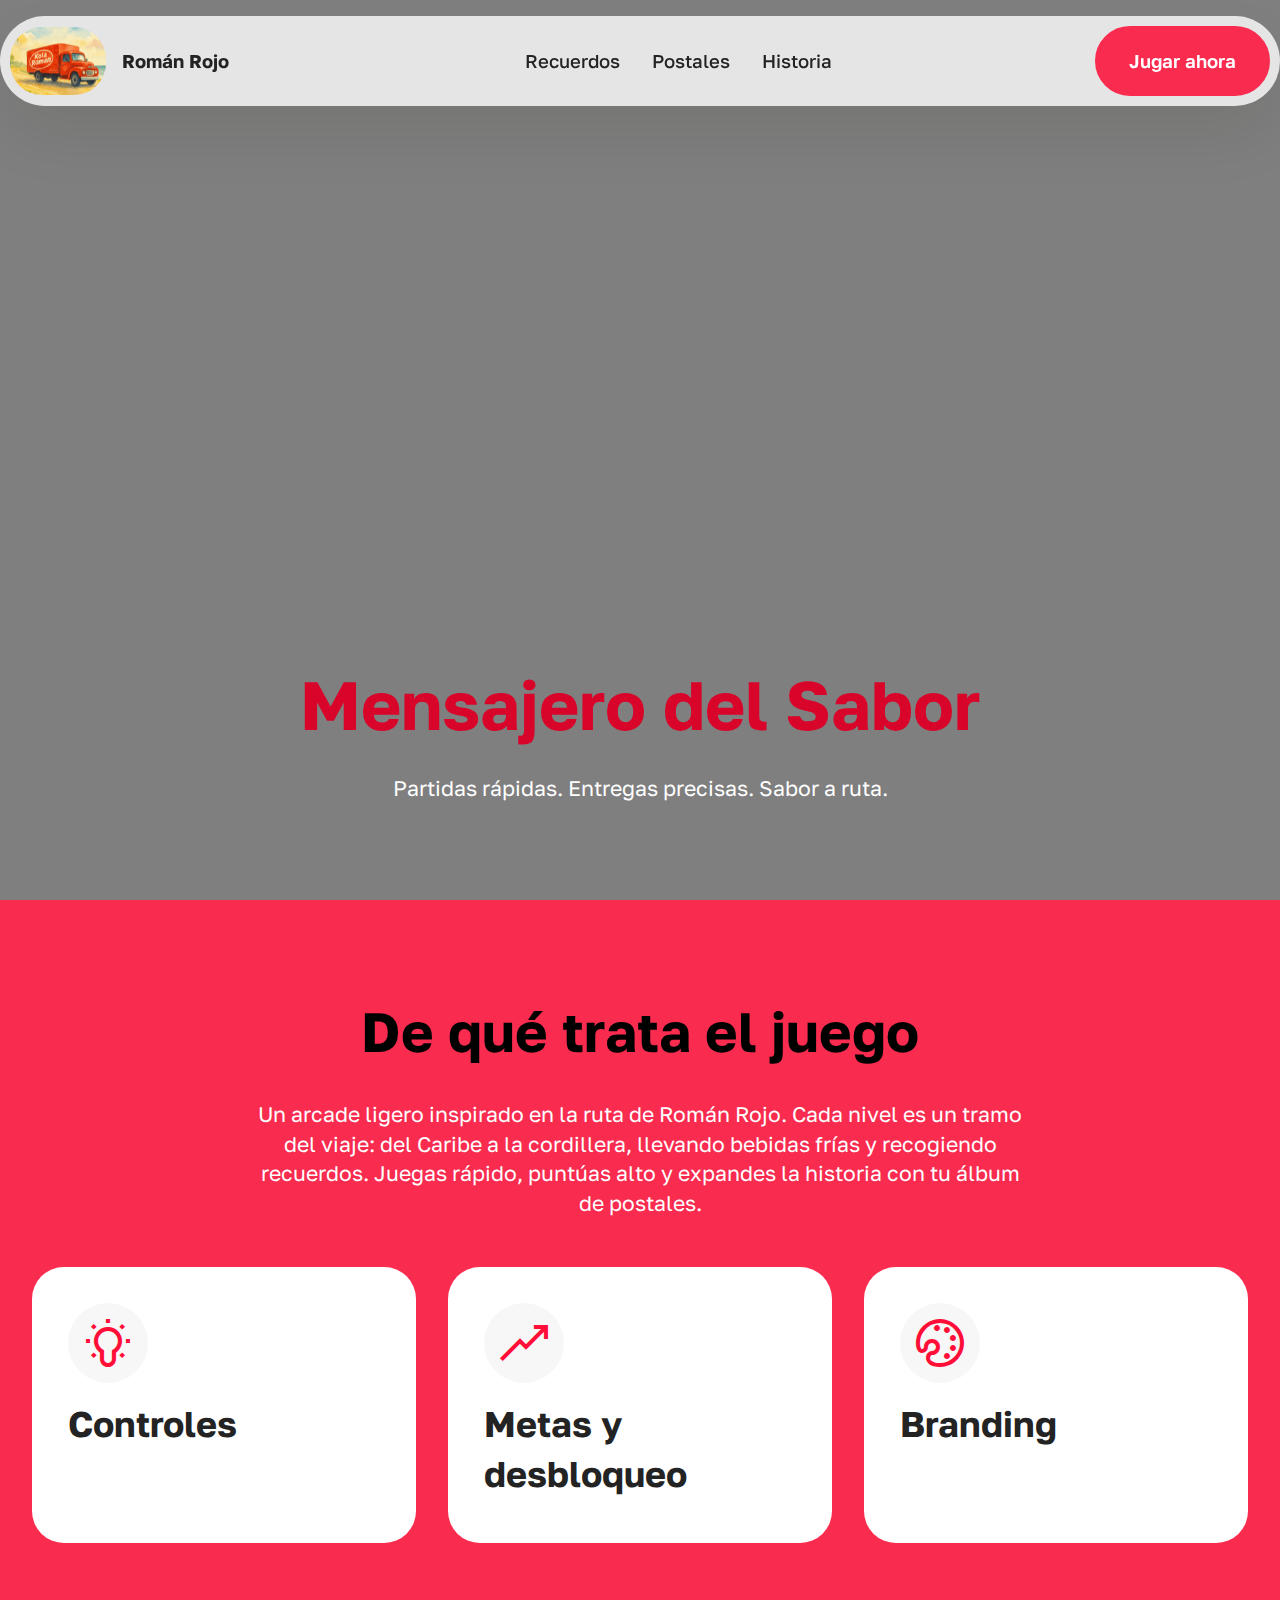
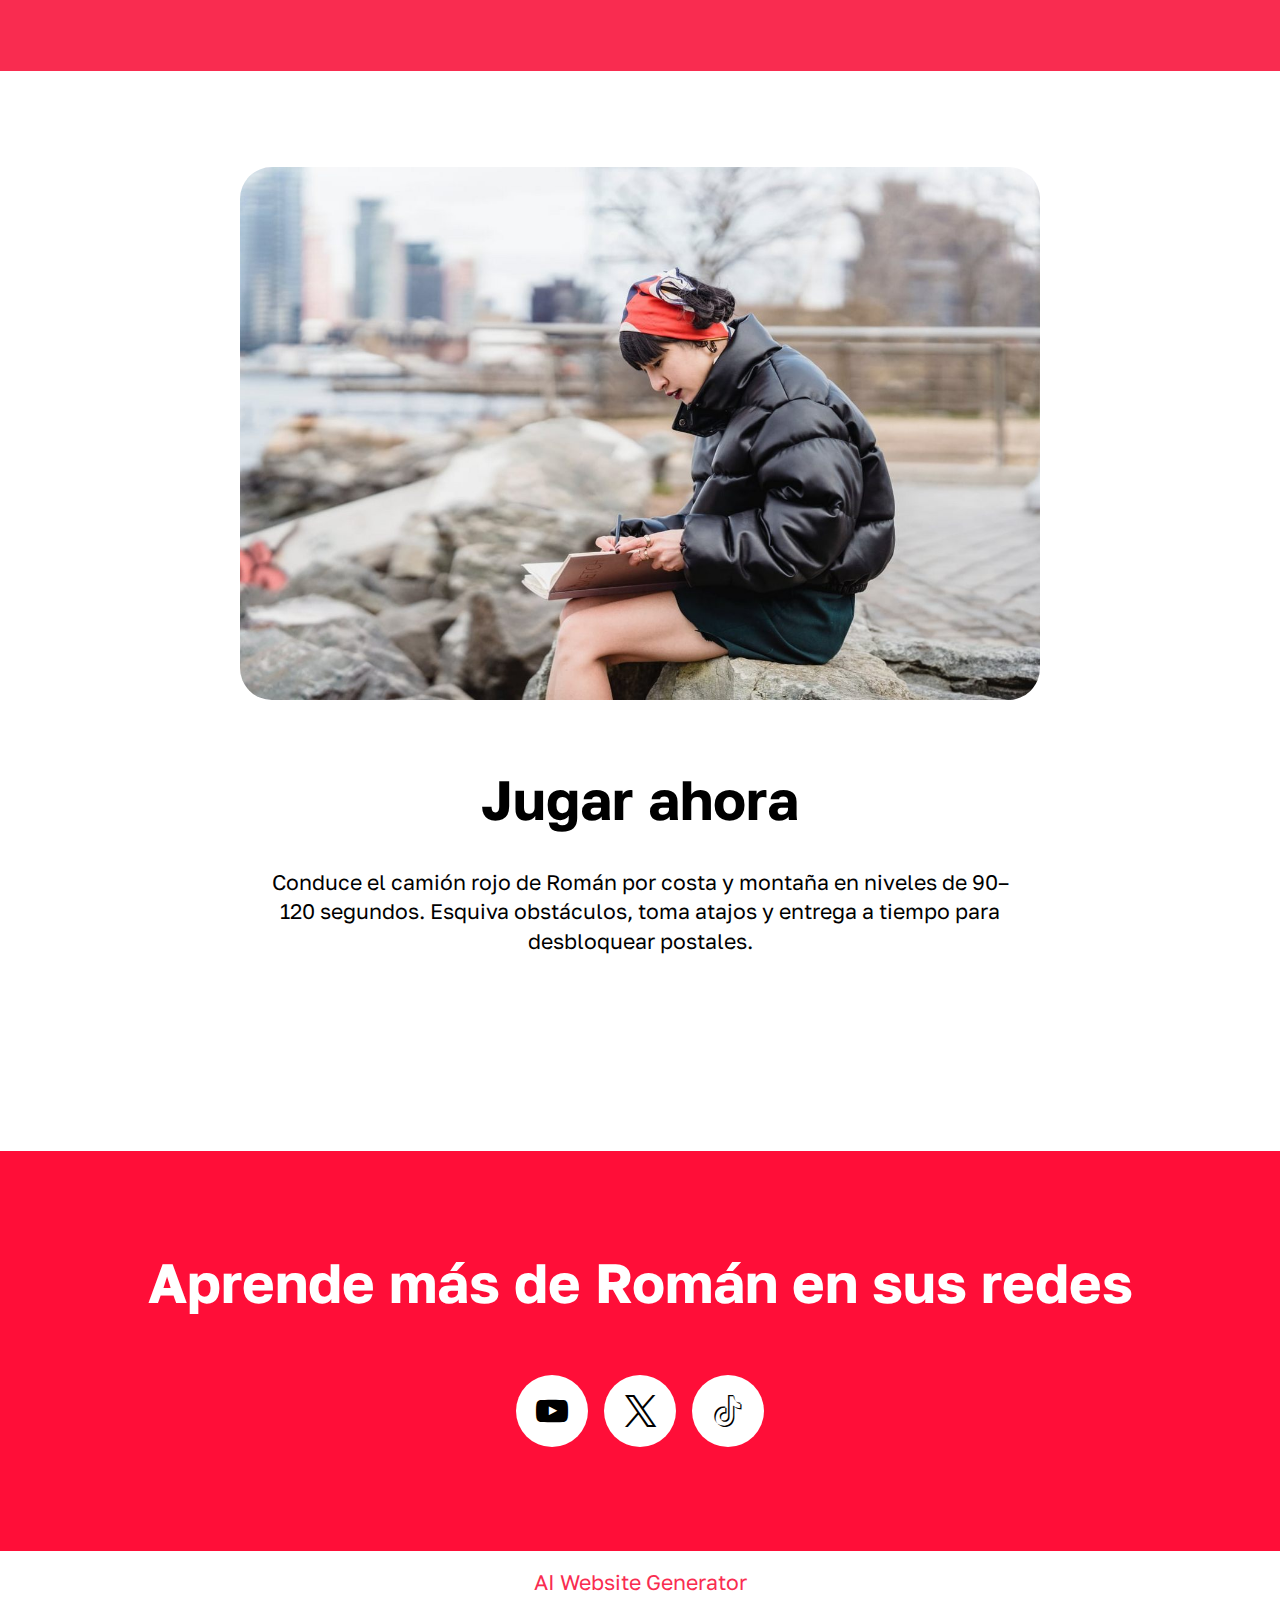
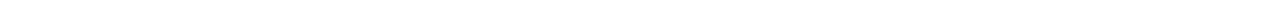
<file: Pagina Final/page1.html>
<!DOCTYPE html>
<html  >
<head>
  <!-- Site made with Mobirise Website Builder v6.0.6, https://mobirise.com -->
  <meta charset="UTF-8">
  <meta http-equiv="X-UA-Compatible" content="IE=edge">
  <meta name="generator" content="Mobirise v6.0.6, mobirise.com">
  <meta name="viewport" content="width=device-width, initial-scale=1, minimum-scale=1">
  <link rel="shortcut icon" href="assets/images/chatgpt20image20620nov2020252023-40-31-206x137.png" type="image/x-icon">
  <meta name="description" content="">
  
  
  <title>Page Juego Camino Del Sabor</title>
  <link rel="stylesheet" href="assets/web/assets/mobirise-icons2/mobirise2.css">
  <link rel="stylesheet" href="assets/bootstrap/css/bootstrap.min.css">
  <link rel="stylesheet" href="assets/bootstrap/css/bootstrap-grid.min.css">
  <link rel="stylesheet" href="assets/bootstrap/css/bootstrap-reboot.min.css">
  <link rel="stylesheet" href="assets/dropdown/css/style.css">
  <link rel="stylesheet" href="assets/socicon/css/styles.css">
  <link rel="stylesheet" href="assets/theme/css/style.css">
  <link rel="preload" href="https://fonts.googleapis.com/css2?family=Golos+Text:wght@400;700&display=swap&display=swap" as="style" onload="this.onload=null;this.rel='stylesheet'">
  <noscript><link rel="stylesheet" href="https://fonts.googleapis.com/css2?family=Golos+Text:wght@400;700&display=swap&display=swap"></noscript>
  <link rel="preload" as="style" href="assets/mobirise/css/mbr-additional.css?v=Mi9KTb"><link rel="stylesheet" href="assets/mobirise/css/mbr-additional.css?v=Mi9KTb" type="text/css">

  
  
  
</head>
<body>
  
  <section data-bs-version="5.1" class="menu menu2 cid-uZ0dRk2fsG" once="menu" id="menu-5-uZ0dRk2fsG">
	

	<nav class="navbar navbar-dropdown navbar-fixed-top navbar-expand-lg">
		<div class="container">
			<div class="navbar-brand">
				<span class="navbar-logo">
					<a href="index.html#top">
						<img src="assets/images/chatgpt20image20620nov2020252023-40-31-206x137.png" alt="Mobirise Website Builder" style="height: 4.3rem;">
					</a>
				</span>
				<span class="navbar-caption-wrap"><a class="navbar-caption text-black text-primary display-4" href="index.html">Román Rojo</a></span>
			</div>
			<button class="navbar-toggler" type="button" data-toggle="collapse" data-bs-toggle="collapse" data-target="#navbarSupportedContent" data-bs-target="#navbarSupportedContent" aria-controls="navbarNavAltMarkup" aria-expanded="false" aria-label="Toggle navigation">
				<div class="hamburger">
					<span></span>
					<span></span>
					<span></span>
					<span></span>
				</div>
			</button>
			<div class="collapse navbar-collapse" id="navbarSupportedContent">
				<ul class="navbar-nav nav-dropdown" data-app-modern-menu="true"><li class="nav-item">
						<a class="nav-link link text-black text-primary display-4" href="page4.html#people05-g">Recuerdos</a>
					</li>
					<li class="nav-item">
						<a class="nav-link link text-black text-primary display-4" href="page3.html#generic-text-15-uZPUPfEFWj" aria-expanded="false">Postales</a>
					</li>
					<li class="nav-item">
						<a class="nav-link link text-black text-primary display-4" href="page2.html#article10-7">Historia</a>
					</li></ul>
				
				<div class="navbar-buttons mbr-section-btn"><a class="btn btn-primary display-4" href="page1.html#generic-text-1-uZPS0nons2">Jugar ahora</a></div>
			</div>
		</div>
	</nav>
</section>

<section data-bs-version="5.1" class="header18 cid-uZPS0noRpT mbr-fullscreen" data-bg-video="https://www.youtube.com/embed/Bbjxvl2UtK4?autoplay=1&amp;loop=1&amp;playlist=Bbjxvl2UtK4&amp;t=20&amp;mute=1&amp;playsinline=1&amp;controls=0&amp;showinfo=0&amp;autohide=1&amp;allowfullscreen=true&amp;mode=transparent" id="hero-16-uZPS0noRpT">
  

  <div class="mbr-overlay" style="opacity: 0.5; background-color: rgb(0, 0, 0);"></div>
  <div class="container-fluid">
    <div class="row">
      <div class="content-wrap col-12 col-md-12">
        <h1 class="mbr-section-title mbr-fonts-style mbr-white mb-4 display-1"><strong>Mensajero del Sabor</strong></h1>
        
        <p class="mbr-fonts-style mbr-text mbr-white mb-4 display-7">Partidas rápidas. Entregas precisas. Sabor a ruta.</p>
        
      </div>
    </div>
  </div>
</section>

<section data-bs-version="5.1" class="features5 cid-v1PQojjcq5" id="features05-n">
  

  
  
  <div class="container">
    <div class="row mb-5 justify-content-center">
      <div class="col-12 content-head">
        <h3 class="mbr-section-title mbr-fonts-style align-center mb-0 display-2"><strong>De qué trata el juego</strong></h3>
        <h5 class="mbr-section-subtitle mbr-fonts-style align-center mb-0 mt-4 display-7">Un arcade ligero inspirado en la ruta de Román Rojo. Cada nivel es un tramo del viaje: del Caribe a la cordillera, llevando bebidas frías y recogiendo recuerdos. Juegas rápido, puntúas alto y expandes la historia con tu álbum de postales.</h5>
      </div>
    </div>
    <div class="row">
      <div class="item features-without-image col-12 col-md-6 col-lg-4 item-mb">
        <div class="item-wrapper">
          <div class="card-box align-left">
            <div class="iconfont-wrapper">
              <span class="mbr-iconfont mobi-mbri-idea mobi-mbri"></span>
            </div>
            <h5 class="card-title mbr-fonts-style display-5">
              <strong>Controles</strong>
            </h5>
            

            
          </div>
        </div>
      </div>
      <div class="item features-without-image col-12 col-md-6 col-lg-4 item-mb">
        <div class="item-wrapper">
          <div class="card-box align-left">
            <div class="iconfont-wrapper">
              <span class="mbr-iconfont mobi-mbri-growing-chart mobi-mbri"></span>
            </div>
            <h5 class="card-title mbr-fonts-style display-5"><strong>Metas y desbloqueo</strong></h5>
            

            
          </div>
        </div>
      </div>
      <div class="item features-without-image col-12 col-md-6 col-lg-4 item-mb">
        <div class="item-wrapper">
          <div class="card-box align-left">
            <div class="iconfont-wrapper">
              <span class="mbr-iconfont mobi-mbri-change-style mobi-mbri"></span>
            </div>
            <h5 class="card-title mbr-fonts-style display-5">
              <strong>Branding</strong>
            </h5>
            

            
          </div>
        </div>
      </div>
    </div>
  </div>
</section>

<section data-bs-version="5.1" class="header16 cid-v1PPJ9TPZU" id="header16-l">
  

  
  

  <div class="text-center container">
    <div class="row justify-content-center mb-4">
      <div class="col-12 col-lg-8">
        <div class="image-wrap">
          <img src="assets/images/10.jpg" alt="Mobirise Website Builder">
        </div>
      </div>
    </div>
    <div class="row justify-content-center">
      <div class="col-md-12 content-head">
        <h1 class="mbr-section-title mbr-fonts-style mt-4 display-2"><strong>Jugar ahora</strong></h1>
        <p class="mbr-text mbr-fonts-style mt-4 display-7">
          Conduce el camión rojo de Román por costa y montaña en niveles de 90–120 segundos. Esquiva obstáculos, toma atajos y entrega a tiempo para desbloquear postales.<br>
        </p>
        <div class="row-links mt-4">
          <ul class="header-menu">
            
            
            
            
          <li class="header-menu-item mbr-fonts-style display-5"><br></li><li class="header-menu-item mbr-fonts-style display-5"></li><li class="header-menu-item mbr-fonts-style display-5"></li><li class="header-menu-item mbr-fonts-style display-5"></li></ul>
        </div>
      </div>
    </div>
  </div>
</section>

<section data-bs-version="5.1" class="social05 cid-uZ0dRk4HNP" id="follow-us-2-uZ0dRk4HNP">
    

    

    <div class="container">
        <div class="row">
            <h3 class="mbr-section-title align-center mb-5 mbr-fonts-style display-2"><strong>Aprende más de Román en sus redes</strong></h3>
            <div class="col-12">
                <div class="social-row">
                    <div class="soc-item">
                        <a href="https://www.youtube.com/channel/UC9JMgn8PjELU1lBm2zfCbyQ" target="_blank">
                            <span class="mbr-iconfont socicon-youtube socicon"></span>
                        </a>
                    </div>
                    <div class="soc-item">
                        <a href="https://x.com/RomanRojo185864" target="_blank">
                            <span class="mbr-iconfont socicon-twitter socicon"></span>
                        </a>
                    </div>
                    <div class="soc-item">
                        <a href="https://www.tiktok.com/@roman.rojo.oficial?is_from_webapp=1&sender_device=pc" target="_blank">
                            <span class="mbr-iconfont socicon-tiktok socicon"></span>
                        </a>
                    </div>
                    
                    
                </div>
            </div>
        </div>
    </div>
</section><section class="display-7" style="padding: 0;align-items: center;justify-content: center;flex-wrap: wrap;    align-content: center;display: flex;position: relative;height: 4rem;"><a href="https://mobiri.se/" style="flex: 1 1;height: 4rem;position: absolute;width: 100%;z-index: 1;"><img alt="" style="height: 4rem;" src="[data-uri]"></a><p style="margin: 0;text-align: center;" class="display-7">&#8204;</p><a style="z-index:1" href="https://mobirise.com/builder/ai-website-generator.html">AI Website Generator</a></section><script src="assets/bootstrap/js/bootstrap.bundle.min.js"></script>  <script src="assets/smoothscroll/smooth-scroll.js"></script>  <script src="assets/ytplayer/index.js"></script>  <script src="assets/dropdown/js/navbar-dropdown.js"></script>  <script src="assets/vimeoplayer/player.js"></script>  <script src="assets/theme/js/script.js"></script>  
  
  
</body>
</html>
</file>
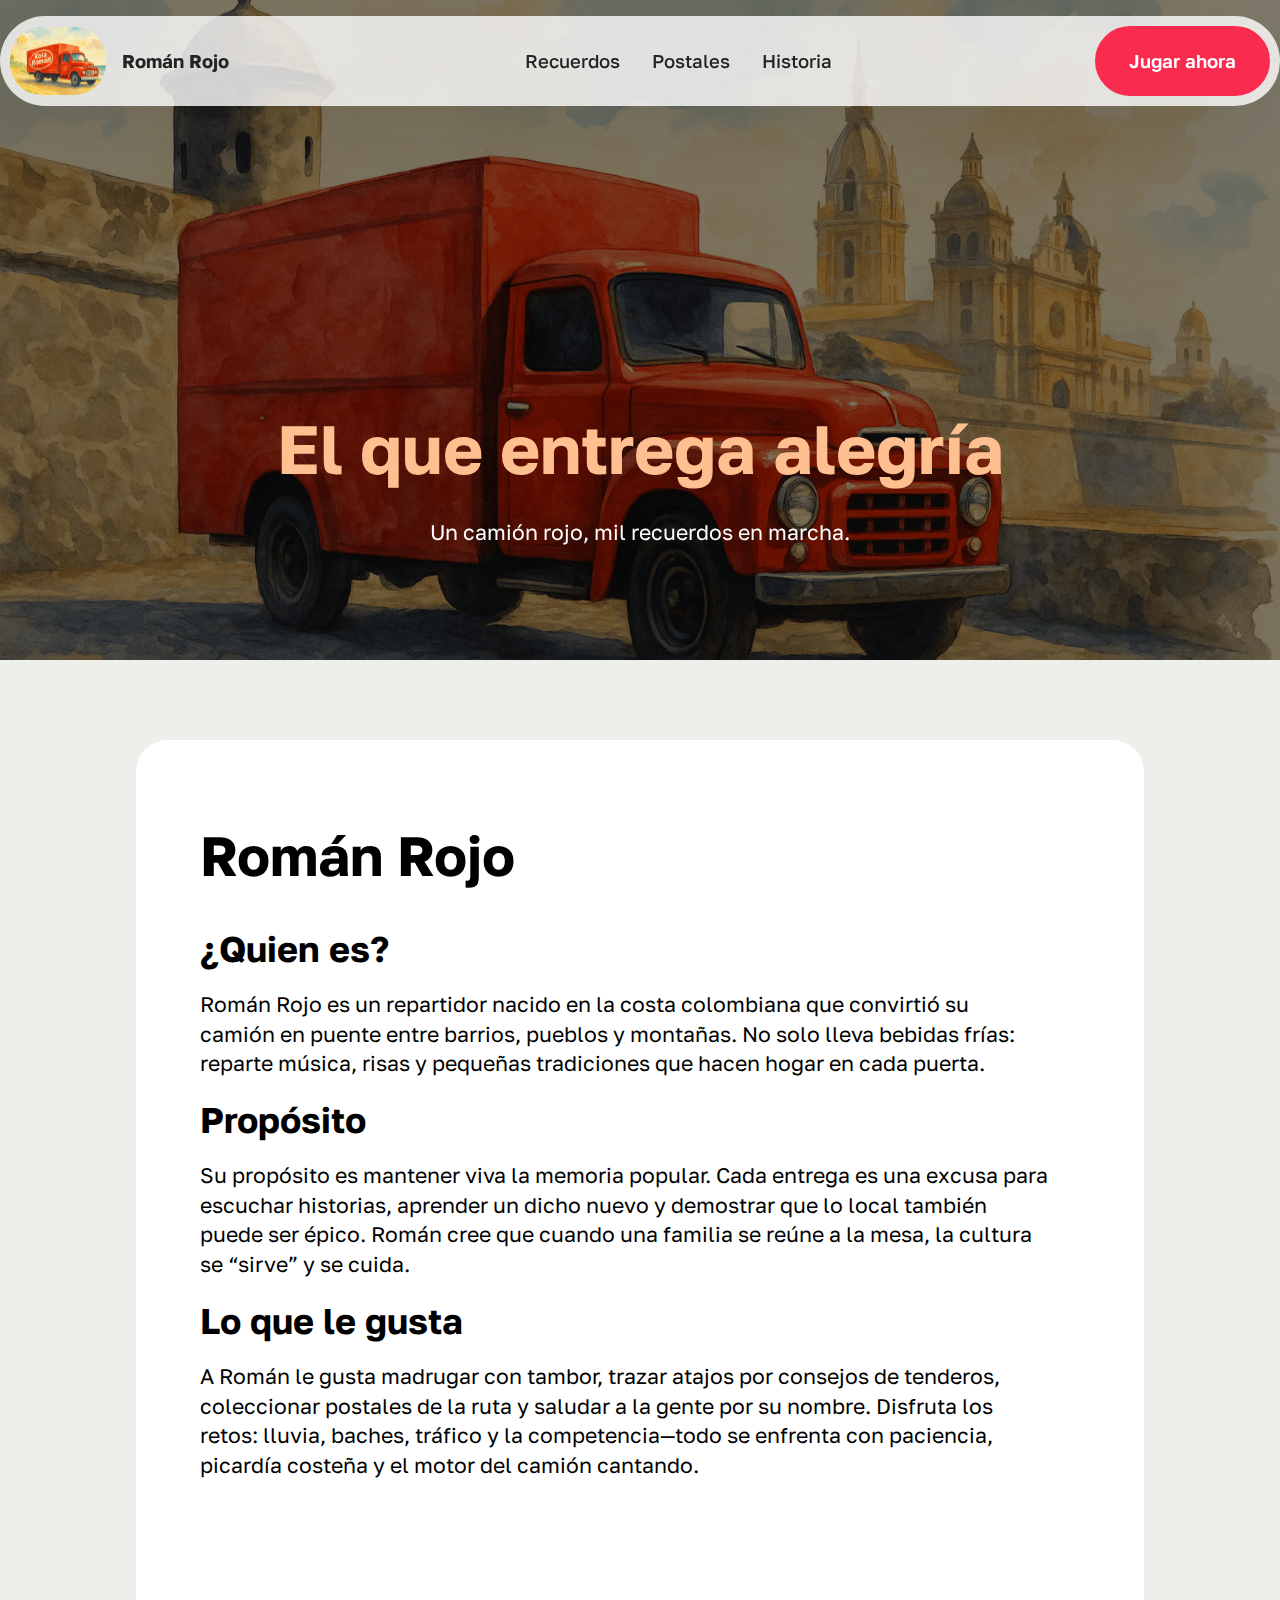
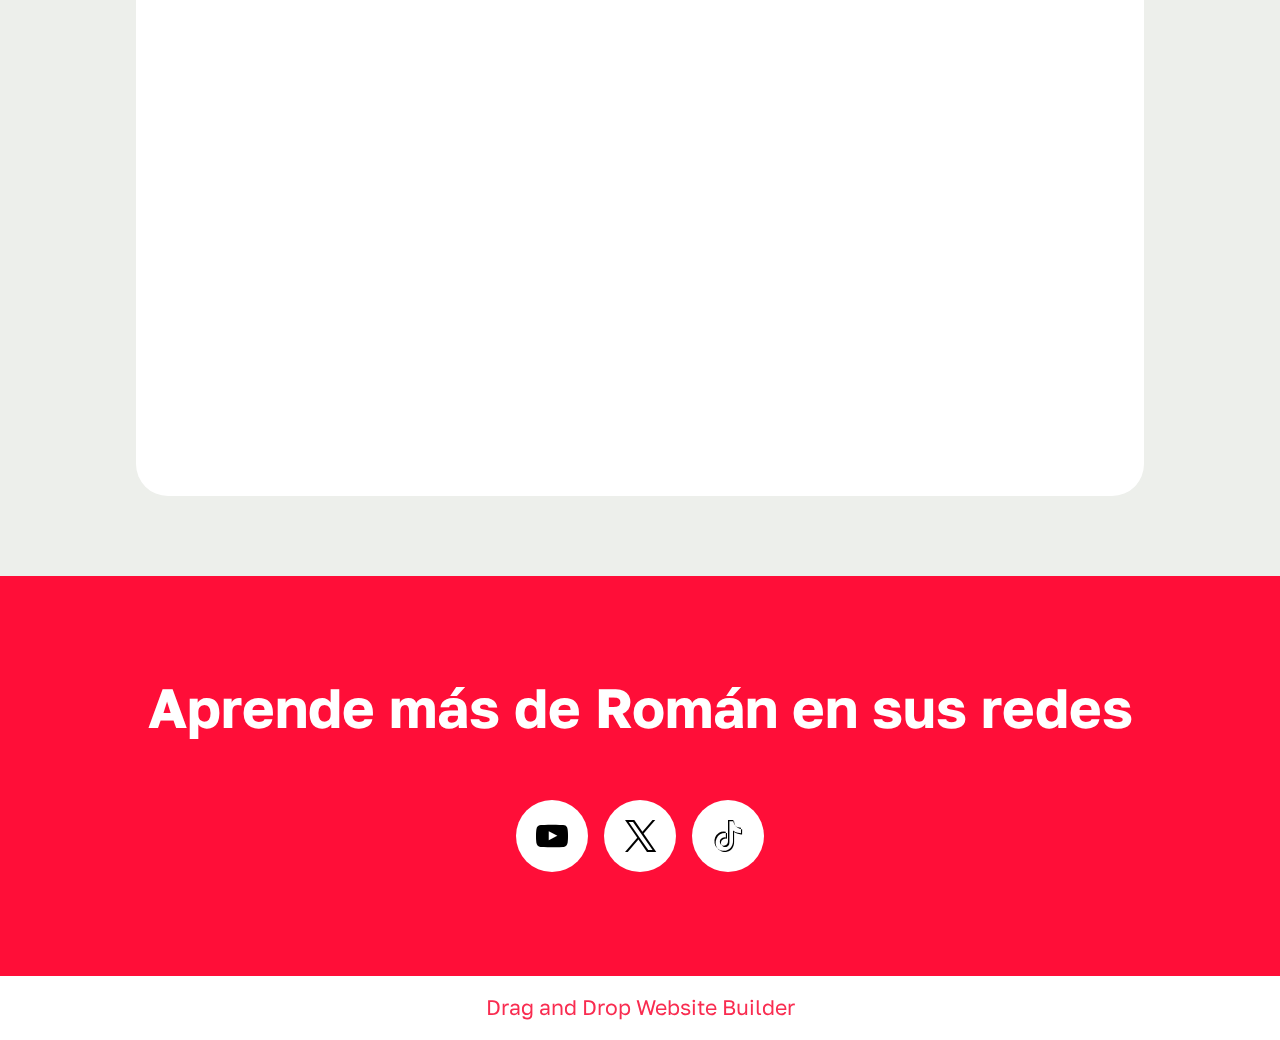
<file: Pagina Final/page2.html>
<!DOCTYPE html>
<html  >
<head>
  <!-- Site made with Mobirise Website Builder v6.0.6, https://mobirise.com -->
  <meta charset="UTF-8">
  <meta http-equiv="X-UA-Compatible" content="IE=edge">
  <meta name="generator" content="Mobirise v6.0.6, mobirise.com">
  <meta name="viewport" content="width=device-width, initial-scale=1, minimum-scale=1">
  <link rel="shortcut icon" href="assets/images/chatgpt20image20620nov2020252023-40-31-206x137.png" type="image/x-icon">
  <meta name="description" content="">
  
  
  <title>Historia</title>
  <link rel="stylesheet" href="assets/web/assets/mobirise-icons2/mobirise2.css">
  <link rel="stylesheet" href="assets/bootstrap/css/bootstrap.min.css">
  <link rel="stylesheet" href="assets/bootstrap/css/bootstrap-grid.min.css">
  <link rel="stylesheet" href="assets/bootstrap/css/bootstrap-reboot.min.css">
  <link rel="stylesheet" href="assets/parallax/jarallax.css">
  <link rel="stylesheet" href="assets/dropdown/css/style.css">
  <link rel="stylesheet" href="assets/socicon/css/styles.css">
  <link rel="stylesheet" href="assets/theme/css/style.css">
  <link rel="preload" href="https://fonts.googleapis.com/css2?family=Golos+Text:wght@400;700&display=swap&display=swap" as="style" onload="this.onload=null;this.rel='stylesheet'">
  <noscript><link rel="stylesheet" href="https://fonts.googleapis.com/css2?family=Golos+Text:wght@400;700&display=swap&display=swap"></noscript>
  <link rel="preload" as="style" href="assets/mobirise/css/mbr-additional.css?v=MEV1r8"><link rel="stylesheet" href="assets/mobirise/css/mbr-additional.css?v=MEV1r8" type="text/css">

  
  
  
</head>
<body>
  
  <section data-bs-version="5.1" class="menu menu2 cid-uZ0dRk2fsG" once="menu" id="menu02-2">
	

	<nav class="navbar navbar-dropdown navbar-fixed-top navbar-expand-lg">
		<div class="container">
			<div class="navbar-brand">
				<span class="navbar-logo">
					<a href="index.html#top">
						<img src="assets/images/chatgpt20image20620nov2020252023-40-31-206x137.png" alt="Mobirise Website Builder" style="height: 4.3rem;">
					</a>
				</span>
				<span class="navbar-caption-wrap"><a class="navbar-caption text-black text-primary display-4" href="index.html">Román Rojo</a></span>
			</div>
			<button class="navbar-toggler" type="button" data-toggle="collapse" data-bs-toggle="collapse" data-target="#navbarSupportedContent" data-bs-target="#navbarSupportedContent" aria-controls="navbarNavAltMarkup" aria-expanded="false" aria-label="Toggle navigation">
				<div class="hamburger">
					<span></span>
					<span></span>
					<span></span>
					<span></span>
				</div>
			</button>
			<div class="collapse navbar-collapse" id="navbarSupportedContent">
				<ul class="navbar-nav nav-dropdown" data-app-modern-menu="true"><li class="nav-item">
						<a class="nav-link link text-black text-primary display-4" href="page4.html#people05-g">Recuerdos</a>
					</li>
					<li class="nav-item">
						<a class="nav-link link text-black text-primary display-4" href="page3.html#generic-text-15-uZPUPfEFWj" aria-expanded="false">Postales</a>
					</li>
					<li class="nav-item">
						<a class="nav-link link text-black text-primary display-4" href="page2.html#article10-7">Historia</a>
					</li></ul>
				
				<div class="navbar-buttons mbr-section-btn"><a class="btn btn-primary display-4" href="page1.html#generic-text-1-uZPS0nons2">Jugar ahora</a></div>
			</div>
		</div>
	</nav>
</section>

<section data-bs-version="5.1" class="header18 cid-uZPTyvSjKL mbr-parallax-background" id="header18-5">
  

  <div class="mbr-overlay" style="opacity: 0.5; background-color: rgb(0, 0, 0);"></div>
  <div class="container-fluid">
    <div class="row">
      <div class="content-wrap col-12 col-md-12">
        <h1 class="mbr-section-title mbr-fonts-style mbr-white mb-4 display-1">
          <strong><br>El que entrega alegría</strong></h1>
        
        <p class="mbr-fonts-style mbr-text mbr-white mb-4 display-7">Un camión rojo, mil recuerdos en marcha.</p>
        
      </div>
    </div>
  </div>
</section>

<section data-bs-version="5.1" class="article10 cid-uZPUdJ6kMu" id="article10-7">
  

  
  
  <div class="container">
    <div class="row justify-content-center">
      <div class="card col-md-12 col-lg-10">
        <div class="card-wrapper">
          <div class="card-content-text">
          <h3 class="card-title mbr-fonts-style mbr-white mt-3 mb-4 display-2"><strong>Román Rojo</strong></h3>
          <div class="row card-box align-left">
            <div class="item features-without-image col-12">
              <div class="item-wrapper">
                <h4 class="mbr-section-subtitle mbr-fonts-style mb-3 display-5"><strong>¿Quien es?</strong></h4>
                <p class="mbr-text mbr-fonts-style display-7">
                  Román Rojo es un repartidor nacido en la costa colombiana que convirtió su camión en puente entre barrios, pueblos y montañas. No solo lleva bebidas frías: reparte música, risas y pequeñas tradiciones que hacen hogar en cada puerta.
                </p>
              </div>
            </div><div class="item features-without-image col-12">
              <div class="item-wrapper">
                <h4 class="mbr-section-subtitle mbr-fonts-style mb-3 display-5">
                  <strong>Propósito</strong>
                </h4>
                <p class="mbr-text mbr-fonts-style display-7">
                  Su propósito es mantener viva la memoria popular. Cada entrega es una excusa para escuchar historias, aprender un dicho nuevo y demostrar que lo local también puede ser épico. Román cree que cuando una familia se reúne a la mesa, la cultura se “sirve” y se cuida.
                </p>
              </div>
            </div>
            <div class="item features-without-image col-12">
              <div class="item-wrapper">
                <h4 class="mbr-section-subtitle mbr-fonts-style mb-3 display-5"><strong>Lo que le gusta</strong></h4>
                <p class="mbr-text mbr-fonts-style display-7">
                  A Román le gusta madrugar con tambor, trazar atajos por consejos de tenderos, coleccionar postales de la ruta y saludar a la gente por su nombre. Disfruta los retos: lluvia, baches, tráfico y la competencia—todo se enfrenta con paciencia, picardía costeña y el motor del camión cantando.
                </p>
              </div>
            </div>
          </div>
          </div>
          <div class="mbr-figure m-auto col-12 col-md- mt-3"><iframe class="mbr-embedded-video" src="https://www.youtube.com/embed/-BSQlJxCDcI?rel=0&amp;amp;mute=1&amp;showinfo=0&amp;autoplay=1&amp;loop=1&amp;playlist=-BSQlJxCDcI" width="1280" height="720" frameborder="0" allowfullscreen></iframe></div>
        </div>
      </div>
    </div>
  </div>
</section>

<section data-bs-version="5.1" class="social05 cid-uZ0dRk4HNP" id="social05-3">
    

    

    <div class="container">
        <div class="row">
            <h3 class="mbr-section-title align-center mb-5 mbr-fonts-style display-2"><strong>Aprende más de Román en sus redes</strong></h3>
            <div class="col-12">
                <div class="social-row">
                    <div class="soc-item">
                        <a href="https://www.youtube.com/channel/UC9JMgn8PjELU1lBm2zfCbyQ" target="_blank">
                            <span class="mbr-iconfont socicon-youtube socicon"></span>
                        </a>
                    </div>
                    <div class="soc-item">
                        <a href="https://x.com/RomanRojo185864" target="_blank">
                            <span class="mbr-iconfont socicon-twitter socicon"></span>
                        </a>
                    </div>
                    <div class="soc-item">
                        <a href="https://www.tiktok.com/@roman.rojo.oficial?is_from_webapp=1&sender_device=pc" target="_blank">
                            <span class="mbr-iconfont socicon-tiktok socicon"></span>
                        </a>
                    </div>
                    
                    
                </div>
            </div>
        </div>
    </div>
</section><section class="display-7" style="padding: 0;align-items: center;justify-content: center;flex-wrap: wrap;    align-content: center;display: flex;position: relative;height: 4rem;"><a href="https://mobiri.se/" style="flex: 1 1;height: 4rem;position: absolute;width: 100%;z-index: 1;"><img alt="" style="height: 4rem;" src="[data-uri]"></a><p style="margin: 0;text-align: center;" class="display-7">&#8204;</p><a style="z-index:1" href="https://mobirise.com/drag-drop-website-builder.html">Drag and Drop Website Builder</a></section><script src="assets/bootstrap/js/bootstrap.bundle.min.js"></script>  <script src="assets/parallax/jarallax.js"></script>  <script src="assets/smoothscroll/smooth-scroll.js"></script>  <script src="assets/ytplayer/index.js"></script>  <script src="assets/dropdown/js/navbar-dropdown.js"></script>  <script src="assets/theme/js/script.js"></script>  
  
  
</body>
</html>
</file>
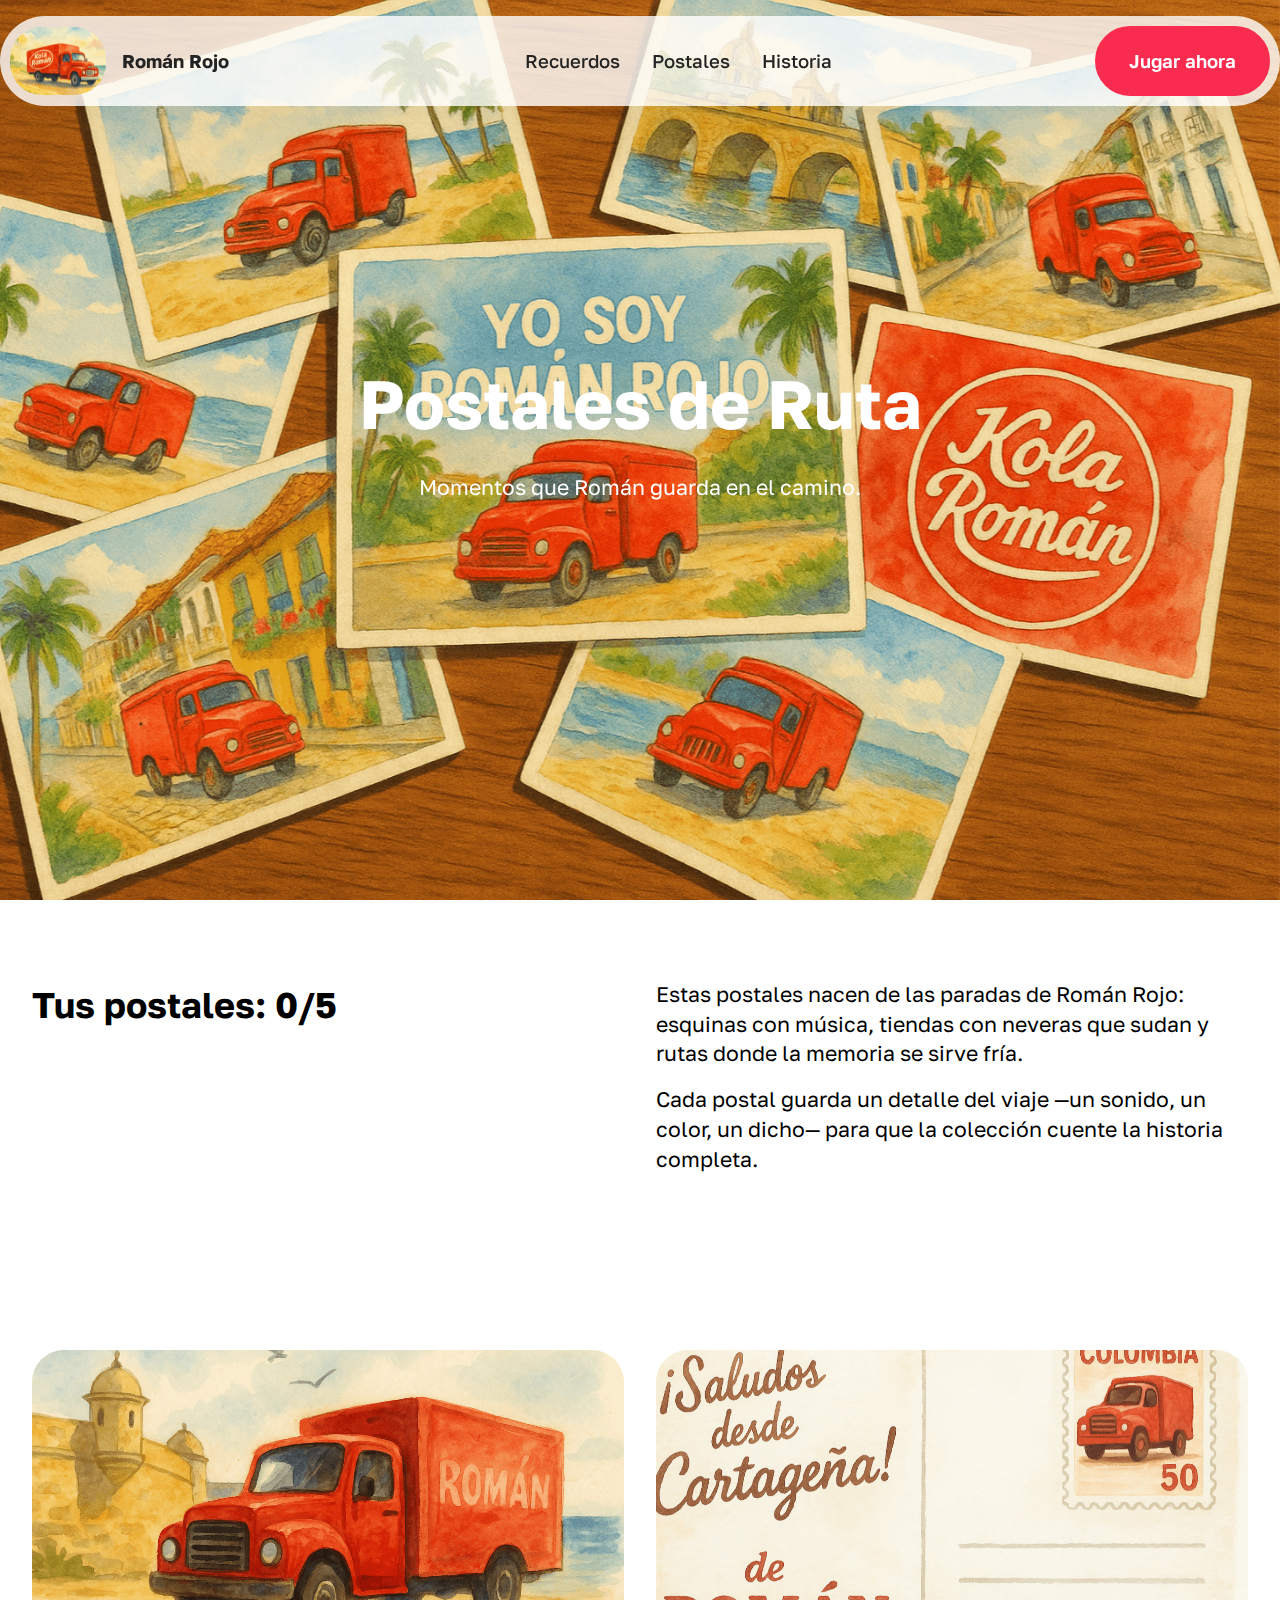
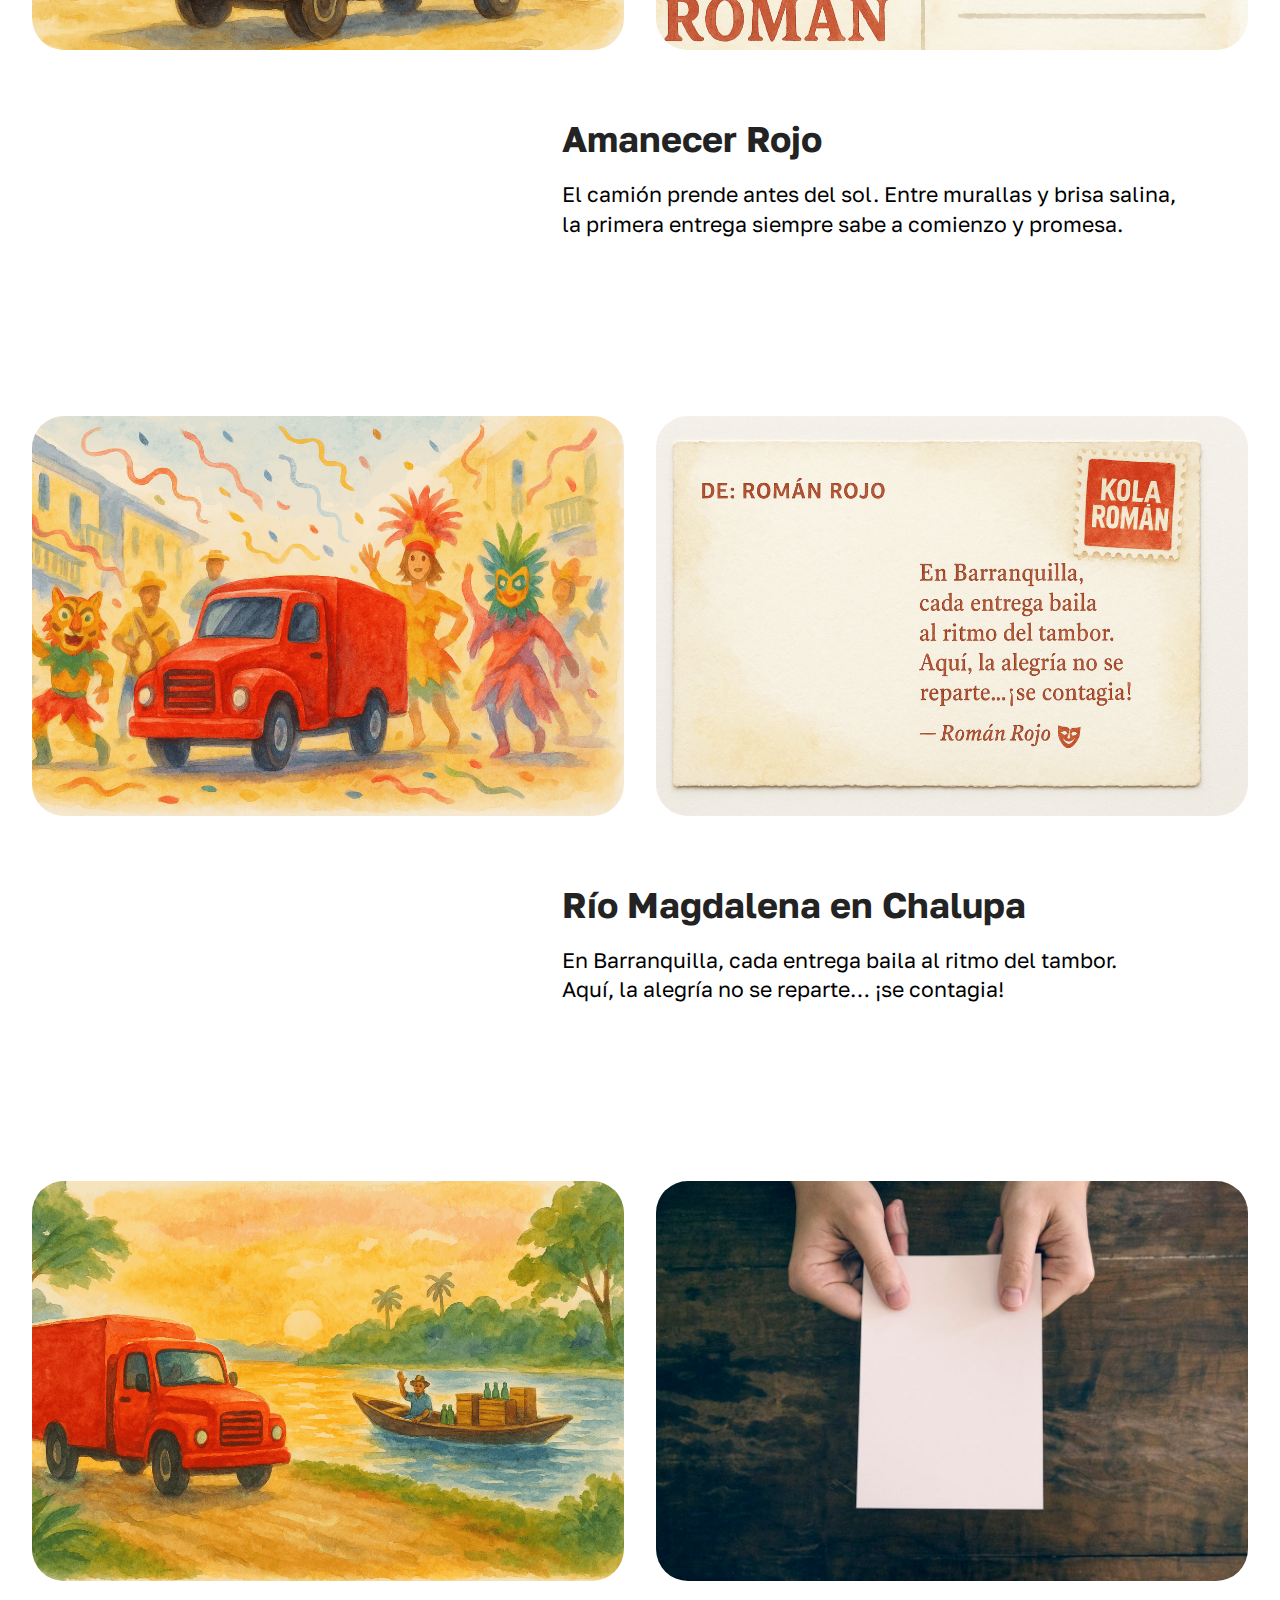
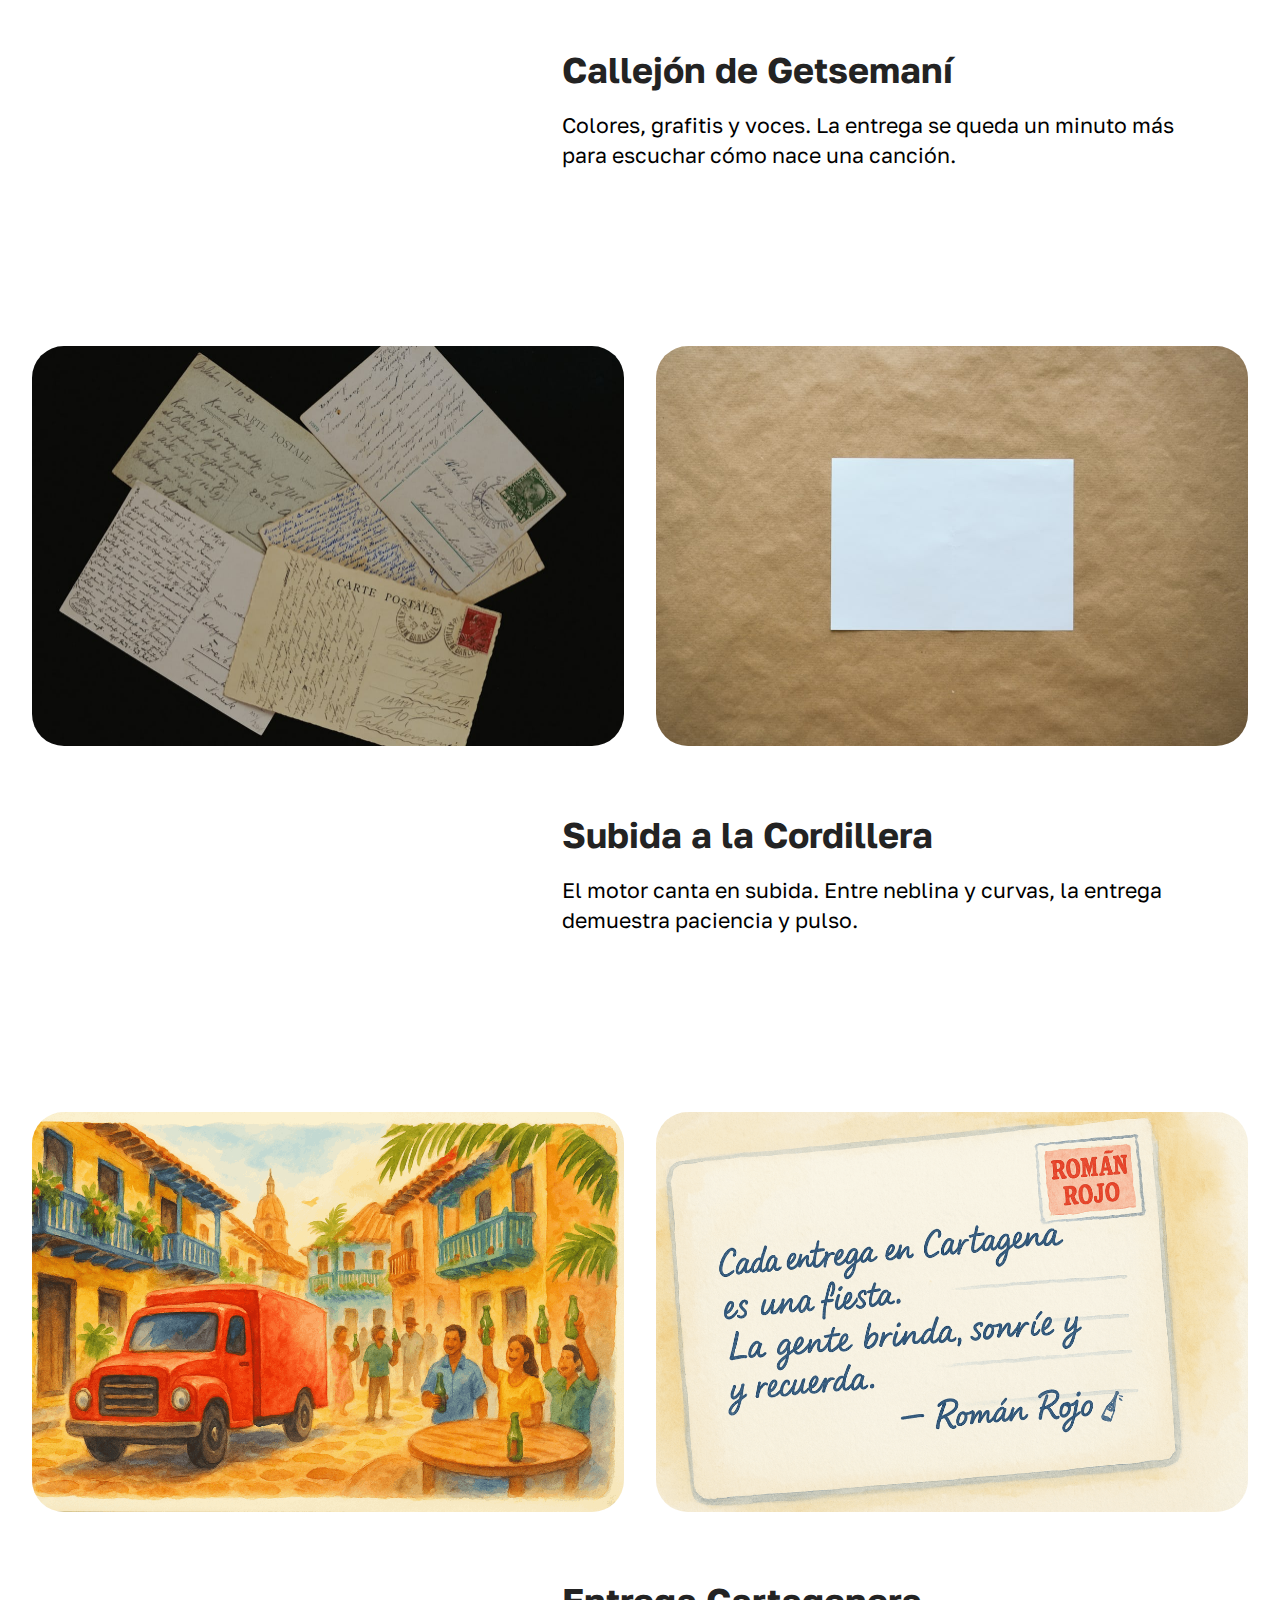
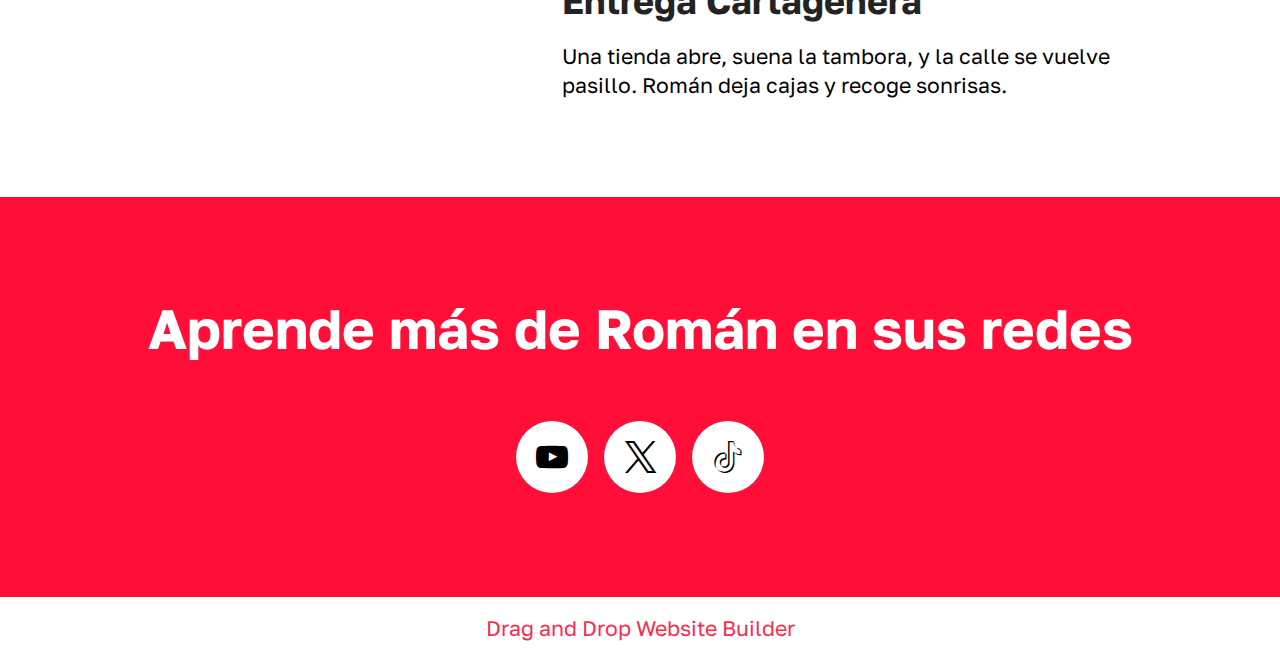
<file: Pagina Final/page3.html>
<!DOCTYPE html>
<html  >
<head>
  <!-- Site made with Mobirise Website Builder v6.0.6, https://mobirise.com -->
  <meta charset="UTF-8">
  <meta http-equiv="X-UA-Compatible" content="IE=edge">
  <meta name="generator" content="Mobirise v6.0.6, mobirise.com">
  <meta name="viewport" content="width=device-width, initial-scale=1, minimum-scale=1">
  <link rel="shortcut icon" href="assets/images/chatgpt20image20620nov2020252023-40-31-206x137.png" type="image/x-icon">
  <meta name="description" content="">
  
  
  <title>Paginas Postales</title>
  <link rel="stylesheet" href="assets/web/assets/mobirise-icons2/mobirise2.css">
  <link rel="stylesheet" href="assets/bootstrap/css/bootstrap.min.css">
  <link rel="stylesheet" href="assets/bootstrap/css/bootstrap-grid.min.css">
  <link rel="stylesheet" href="assets/bootstrap/css/bootstrap-reboot.min.css">
  <link rel="stylesheet" href="assets/parallax/jarallax.css">
  <link rel="stylesheet" href="assets/dropdown/css/style.css">
  <link rel="stylesheet" href="assets/socicon/css/styles.css">
  <link rel="stylesheet" href="assets/theme/css/style.css">
  <link rel="preload" href="https://fonts.googleapis.com/css2?family=Golos+Text:wght@400;700&display=swap&display=swap" as="style" onload="this.onload=null;this.rel='stylesheet'">
  <noscript><link rel="stylesheet" href="https://fonts.googleapis.com/css2?family=Golos+Text:wght@400;700&display=swap&display=swap"></noscript>
  <link rel="preload" as="style" href="assets/mobirise/css/mbr-additional.css?v=6uDj2Z"><link rel="stylesheet" href="assets/mobirise/css/mbr-additional.css?v=6uDj2Z" type="text/css">

  
  
  
</head>
<body>
  
  <section data-bs-version="5.1" class="menu menu2 cid-uZ0dRk2fsG" once="menu" id="menu-5-uZ0dRk2fsG">
	

	<nav class="navbar navbar-dropdown navbar-fixed-top navbar-expand-lg">
		<div class="container">
			<div class="navbar-brand">
				<span class="navbar-logo">
					<a href="index.html#top">
						<img src="assets/images/chatgpt20image20620nov2020252023-40-31-206x137.png" alt="Mobirise Website Builder" style="height: 4.3rem;">
					</a>
				</span>
				<span class="navbar-caption-wrap"><a class="navbar-caption text-black text-primary display-4" href="index.html">Román Rojo</a></span>
			</div>
			<button class="navbar-toggler" type="button" data-toggle="collapse" data-bs-toggle="collapse" data-target="#navbarSupportedContent" data-bs-target="#navbarSupportedContent" aria-controls="navbarNavAltMarkup" aria-expanded="false" aria-label="Toggle navigation">
				<div class="hamburger">
					<span></span>
					<span></span>
					<span></span>
					<span></span>
				</div>
			</button>
			<div class="collapse navbar-collapse" id="navbarSupportedContent">
				<ul class="navbar-nav nav-dropdown" data-app-modern-menu="true"><li class="nav-item">
						<a class="nav-link link text-black text-primary display-4" href="page4.html#people05-g">Recuerdos</a>
					</li>
					<li class="nav-item">
						<a class="nav-link link text-black text-primary display-4" href="page3.html#generic-text-15-uZPUPfEFWj" aria-expanded="false">Postales</a>
					</li>
					<li class="nav-item">
						<a class="nav-link link text-black text-primary display-4" href="page2.html#article10-7">Historia</a>
					</li></ul>
				
				<div class="navbar-buttons mbr-section-btn"><a class="btn btn-primary display-4" href="page1.html#generic-text-1-uZPS0nons2">Jugar ahora</a></div>
			</div>
		</div>
	</nav>
</section>

<section data-bs-version="5.1" class="header09 startm5 cid-uZPVNIJSEg mbr-fullscreen mbr-parallax-background" id="header09-8">	
    
	
	
	<div class="container-fluid">
		<div class="row">
			<div class="content-wrap col-12 col-md-8">
				<h1 class="mbr-section-title mbr-fonts-style mbr-white mb-4 display-1"><strong>Postales de Ruta</strong></h1>
				
				<p class="mbr-fonts-style mbr-text mbr-white mb-4 display-7">
					Momentos que Román guarda en el camino.
				</p>
				
			</div>
		</div>
	</div>
</section>

<section data-bs-version="5.1" class="article15 cid-uZPUPfEFWj" id="generic-text-15-uZPUPfEFWj">
    
    <div class="container">
        <div class="row justify-content-center">
            <div class="col-12 col-md">
                
                <h6 class="mbr-section-subtitle mbr-fonts-style mt-0 mb-4 display-5">
                    <strong>Tus postales: 0/5</strong></h6>
            </div>
            <div class="col-md-12 col-lg-6">
                <p class="mbr-text mbr-fonts-style display-7">Estas postales nacen de las paradas de Román Rojo: esquinas con música, tiendas con neveras que sudan y rutas donde la memoria se sirve fría.&nbsp;</p>
                <p class="mbr-text mbr-fonts-style display-7">Cada postal guarda un detalle del viaje —un sonido, un color, un dicho— para que la colección cuente la historia completa.</p>
                <p class="mbr-text mbr-fonts-style display-7"></p>
            </div>
        </div>
    </div>
</section>

<section data-bs-version="5.1" class="article01 cid-uZPUPfGm30" id="generic-text-1-uZPUPfGm30">
	

	
	
	<div class="container">
		<div class="row justify-content-center">
			<div class="card col-md-12 col-lg-12">
				<div class="card-wrapper">
					<div class="row">
						<div class="image-wrapper col-12 col-sm-6 justify-content-center">
							<img src="assets/images/chatgpt20image20720nov2020252000-27-5-1168x779.png" alt="Mobirise Website Builder">
						</div>
						<div class="image-wrapper col-12 col-sm-6 justify-content-center">
							<img src="assets/images/chatgpt20image20720nov2020252000-29-37-1168x779.png" alt="Mobirise Website Builder">
						</div>
					</div>

					<div class="card-box align-left mb-3 card-content-text">
						<h4 class="card-title mbr-fonts-style mbr-white mb-0 display-5"><strong>Amanecer Rojo</strong>
						</h4>
						<p class="mbr-text mbr-fonts-style mt-3 mb-0 display-7">El camión prende antes del sol. Entre murallas y brisa salina, la primera entrega siempre sabe a comienzo y promesa.</p>

						<p class="mbr-text mbr-fonts-style mt-3 mb-0 display-7"></p>

						<p class="mbr-text mbr-fonts-style mt-3 mb-0 display-7"></p>

						
					</div>
				</div>
			</div>
		</div>
	</div>
</section>

<section data-bs-version="5.1" class="article01 cid-uZPUPfGAVH" id="generic-text-1-uZPUPfGAVH">
	

	
	
	<div class="container">
		<div class="row justify-content-center">
			<div class="card col-md-12 col-lg-12">
				<div class="card-wrapper">
					<div class="row">
						<div class="image-wrapper col-12 col-sm-6 justify-content-center">
							<img src="assets/images/chatgpt20image20720nov2020252000-41-35-1168x779.png" alt="Mobirise Website Builder">
						</div>
						<div class="image-wrapper col-12 col-sm-6 justify-content-center">
							<img src="assets/images/chatgpt20image20720nov2020252000-43-45-1168x779.png" alt="Mobirise Website Builder">
						</div>
					</div>

					<div class="card-box align-left mb-3 card-content-text">
						<h4 class="card-title mbr-fonts-style mbr-white mb-0 display-5"><strong>Río Magdalena en Chalupa</strong></h4>
						<p class="mbr-text mbr-fonts-style mt-3 mb-0 display-7">En Barranquilla, cada entrega baila al ritmo del tambor.<br>Aquí, la alegría no se reparte… ¡se contagia!</p>

						<p class="mbr-text mbr-fonts-style mt-3 mb-0 display-7"></p>

						<p class="mbr-text mbr-fonts-style mt-3 mb-0 display-7"></p>

						
					</div>
				</div>
			</div>
		</div>
	</div>
</section>

<section data-bs-version="5.1" class="article01 cid-uZPUPfGhHC" id="generic-text-1-uZPUPfGhHC">
	

	
	
	<div class="container">
		<div class="row justify-content-center">
			<div class="card col-md-12 col-lg-12">
				<div class="card-wrapper">
					<div class="row">
						<div class="image-wrapper col-12 col-sm-6 justify-content-center">
							<img src="assets/images/chatgpt20image20720nov2020252000-47-34-1168x779.png" alt="Mobirise Website Builder">
						</div>
						<div class="image-wrapper col-12 col-sm-6 justify-content-center">
							<img src="assets/images/photo-1510192111633-a6807b90a8f1.jpeg" alt="Mobirise Website Builder">
						</div>
					</div>

					<div class="card-box align-left mb-3 card-content-text">
						<h4 class="card-title mbr-fonts-style mbr-white mb-0 display-5"><strong>Callejón de Getsemaní</strong></h4>
						<p class="mbr-text mbr-fonts-style mt-3 mb-0 display-7">Colores, grafitis y voces. La entrega se queda un minuto más para escuchar cómo nace una canción.</p>

						<p class="mbr-text mbr-fonts-style mt-3 mb-0 display-7"></p>

						<p class="mbr-text mbr-fonts-style mt-3 mb-0 display-7"></p>

						
					</div>
				</div>
			</div>
		</div>
	</div>
</section>

<section data-bs-version="5.1" class="article01 cid-uZPUPfGTO6" id="generic-text-1-uZPUPfGTO6">
	

	
	
	<div class="container">
		<div class="row justify-content-center">
			<div class="card col-md-12 col-lg-12">
				<div class="card-wrapper">
					<div class="row">
						<div class="image-wrapper col-12 col-sm-6 justify-content-center">
							<img src="assets/images/photo-1637597384611-0c33cef6ec03.jpeg" alt="Mobirise Website Builder">
						</div>
						<div class="image-wrapper col-12 col-sm-6 justify-content-center">
							<img src="assets/images/photo-1586957960772-3e526c5e7cbd.jpeg" alt="Mobirise Website Builder">
						</div>
					</div>

					<div class="card-box align-left mb-3 card-content-text">
						<h4 class="card-title mbr-fonts-style mbr-white mb-0 display-5"><strong>Subida a la Cordillera</strong></h4>
						<p class="mbr-text mbr-fonts-style mt-3 mb-0 display-7">El motor canta en subida. Entre neblina y curvas, la entrega demuestra paciencia y pulso.</p>

						<p class="mbr-text mbr-fonts-style mt-3 mb-0 display-7"></p>

						<p class="mbr-text mbr-fonts-style mt-3 mb-0 display-7"></p>

						
					</div>
				</div>
			</div>
		</div>
	</div>
</section>

<section data-bs-version="5.1" class="article01 cid-uZPUPfGD3x" id="generic-text-1-uZPUPfGD3x">
	

	
	
	<div class="container">
		<div class="row justify-content-center">
			<div class="card col-md-12 col-lg-12">
				<div class="card-wrapper">
					<div class="row">
						<div class="image-wrapper col-12 col-sm-6 justify-content-center">
							<img src="assets/images/chatgpt20image20720nov2020252000-33-8-1168x779.png" alt="Mobirise Website Builder">
						</div>
						<div class="image-wrapper col-12 col-sm-6 justify-content-center">
							<img src="assets/images/chatgpt20image20720nov2020252000-37-23-1168x779.png" alt="Mobirise Website Builder">
						</div>
					</div>

					<div class="card-box align-left mb-3 card-content-text">
						<h4 class="card-title mbr-fonts-style mbr-white mb-0 display-5"><strong>Entrega Cartagenera</strong></h4>
						<p class="mbr-text mbr-fonts-style mt-3 mb-0 display-7">Una tienda abre, suena la tambora, y la calle se vuelve pasillo. Román deja cajas y recoge sonrisas.</p>

						<p class="mbr-text mbr-fonts-style mt-3 mb-0 display-7"></p>

						<p class="mbr-text mbr-fonts-style mt-3 mb-0 display-7"></p>

						
					</div>
				</div>
			</div>
		</div>
	</div>
</section>

<section data-bs-version="5.1" class="social05 cid-uZ0dRk4HNP" id="follow-us-2-uZ0dRk4HNP">
    

    

    <div class="container">
        <div class="row">
            <h3 class="mbr-section-title align-center mb-5 mbr-fonts-style display-2"><strong>Aprende más de Román en sus redes</strong></h3>
            <div class="col-12">
                <div class="social-row">
                    <div class="soc-item">
                        <a href="https://www.youtube.com/channel/UC9JMgn8PjELU1lBm2zfCbyQ" target="_blank">
                            <span class="mbr-iconfont socicon-youtube socicon"></span>
                        </a>
                    </div>
                    <div class="soc-item">
                        <a href="https://x.com/RomanRojo185864" target="_blank">
                            <span class="mbr-iconfont socicon-twitter socicon"></span>
                        </a>
                    </div>
                    <div class="soc-item">
                        <a href="https://www.tiktok.com/@roman.rojo.oficial?is_from_webapp=1&sender_device=pc" target="_blank">
                            <span class="mbr-iconfont socicon-tiktok socicon"></span>
                        </a>
                    </div>
                    
                    
                </div>
            </div>
        </div>
    </div>
</section><section class="display-7" style="padding: 0;align-items: center;justify-content: center;flex-wrap: wrap;    align-content: center;display: flex;position: relative;height: 4rem;"><a href="https://mobiri.se/" style="flex: 1 1;height: 4rem;position: absolute;width: 100%;z-index: 1;"><img alt="" style="height: 4rem;" src="[data-uri]"></a><p style="margin: 0;text-align: center;" class="display-7">&#8204;</p><a style="z-index:1" href="https://mobirise.com/drag-drop-website-builder.html">Drag and Drop Website Builder</a></section><script src="assets/bootstrap/js/bootstrap.bundle.min.js"></script>  <script src="assets/parallax/jarallax.js"></script>  <script src="assets/smoothscroll/smooth-scroll.js"></script>  <script src="assets/ytplayer/index.js"></script>  <script src="assets/dropdown/js/navbar-dropdown.js"></script>  <script src="assets/theme/js/script.js"></script>  
  
  
</body>
</html>
</file>
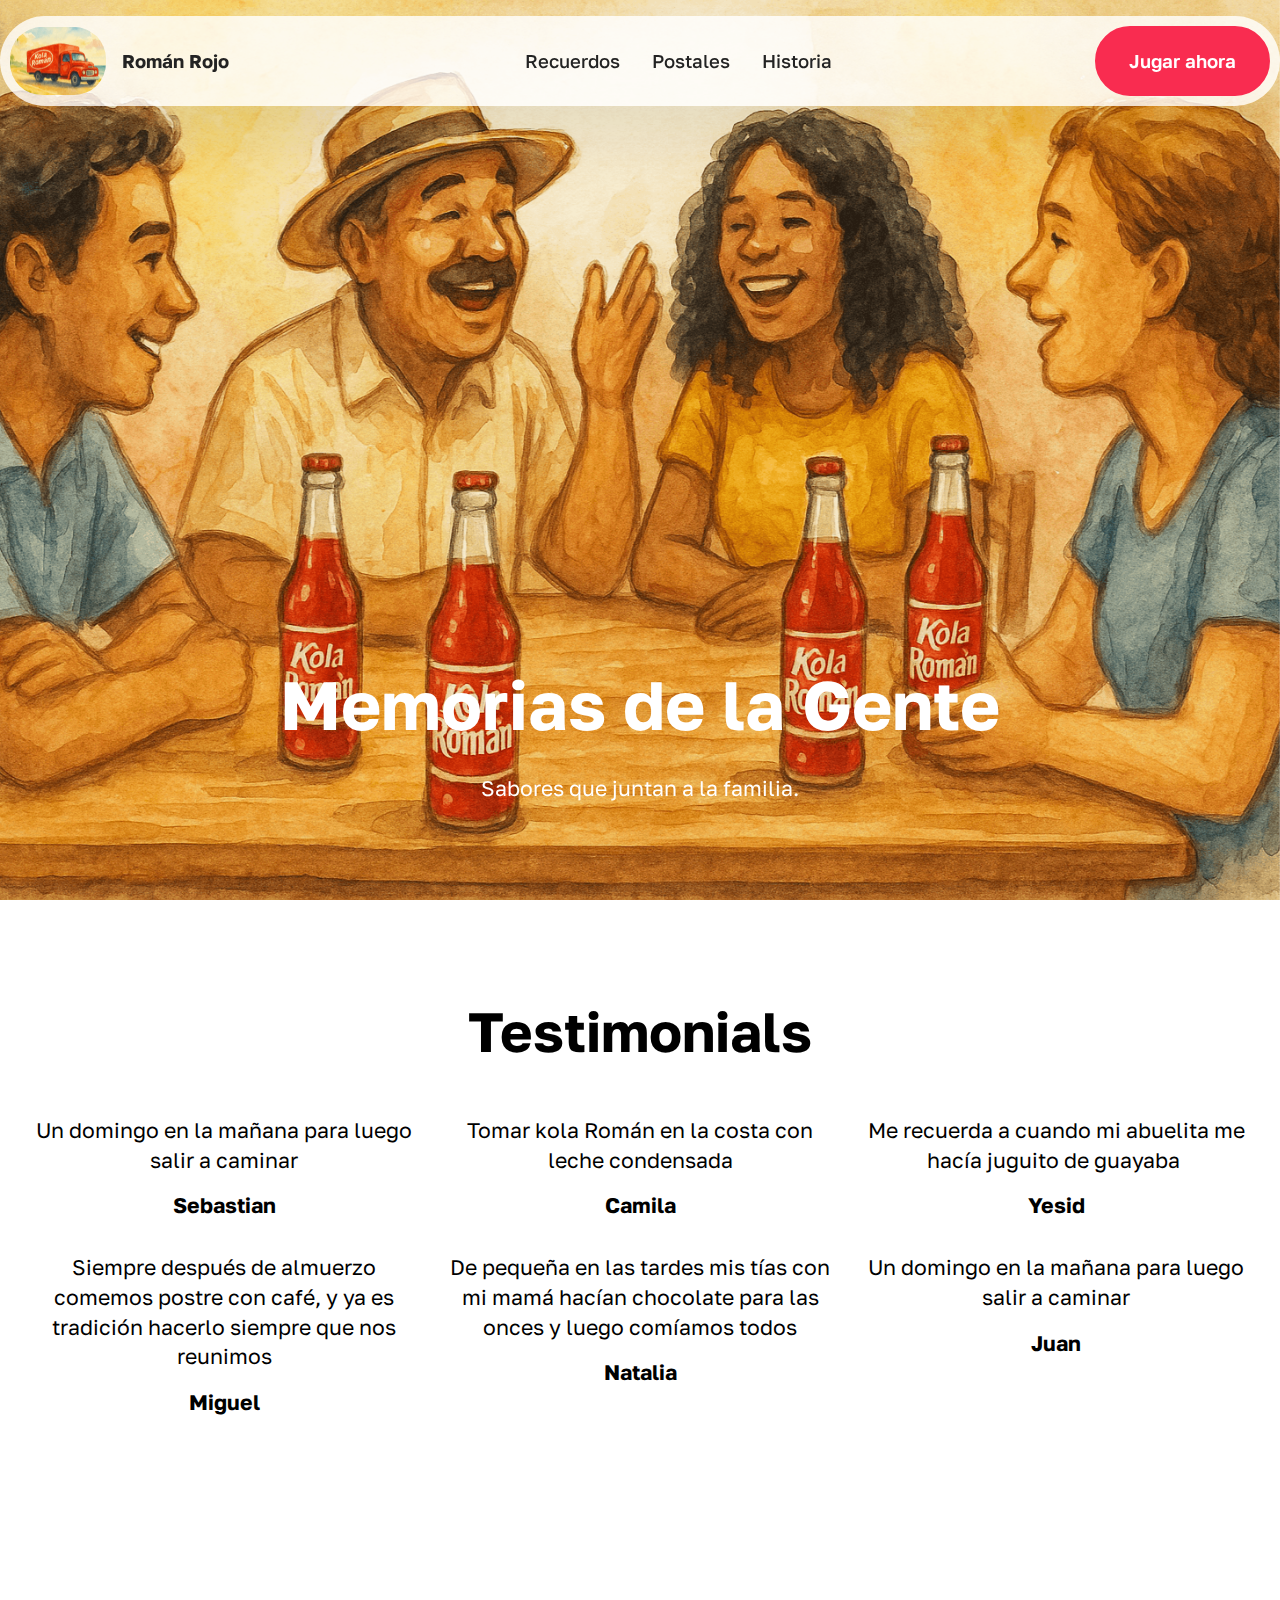
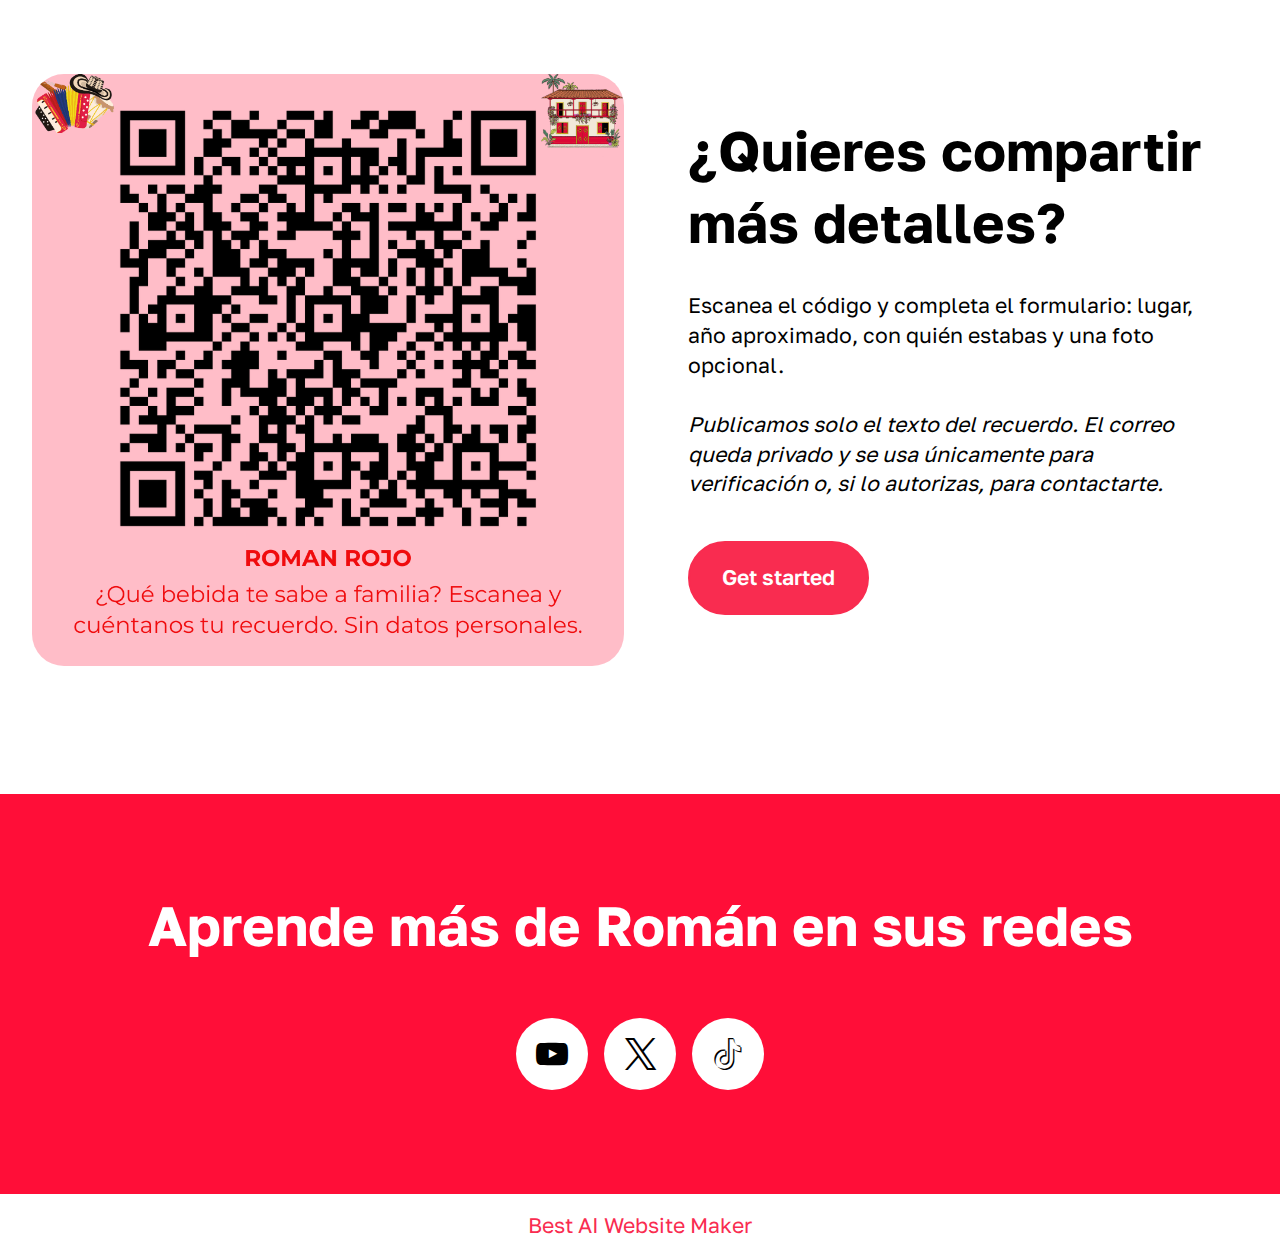
<file: Pagina Final/page4.html>
<!DOCTYPE html>
<html  >
<head>
  <!-- Site made with Mobirise Website Builder v6.0.6, https://mobirise.com -->
  <meta charset="UTF-8">
  <meta http-equiv="X-UA-Compatible" content="IE=edge">
  <meta name="generator" content="Mobirise v6.0.6, mobirise.com">
  <meta name="viewport" content="width=device-width, initial-scale=1, minimum-scale=1">
  <link rel="shortcut icon" href="assets/images/chatgpt20image20620nov2020252023-40-31-206x137.png" type="image/x-icon">
  <meta name="description" content="">
  
  
  <title>Recuerdos</title>
  <link rel="stylesheet" href="assets/web/assets/mobirise-icons2/mobirise2.css">
  <link rel="stylesheet" href="assets/bootstrap/css/bootstrap.min.css">
  <link rel="stylesheet" href="assets/bootstrap/css/bootstrap-grid.min.css">
  <link rel="stylesheet" href="assets/bootstrap/css/bootstrap-reboot.min.css">
  <link rel="stylesheet" href="assets/parallax/jarallax.css">
  <link rel="stylesheet" href="assets/dropdown/css/style.css">
  <link rel="stylesheet" href="assets/socicon/css/styles.css">
  <link rel="stylesheet" href="assets/theme/css/style.css">
  <link rel="preload" href="https://fonts.googleapis.com/css2?family=Golos+Text:wght@400;700&display=swap&display=swap" as="style" onload="this.onload=null;this.rel='stylesheet'">
  <noscript><link rel="stylesheet" href="https://fonts.googleapis.com/css2?family=Golos+Text:wght@400;700&display=swap&display=swap"></noscript>
  <link rel="preload" as="style" href="assets/mobirise/css/mbr-additional.css?v=Te0MXi"><link rel="stylesheet" href="assets/mobirise/css/mbr-additional.css?v=Te0MXi" type="text/css">

  
  
  
</head>
<body>
  
  <section data-bs-version="5.1" class="menu menu2 cid-uZ0dRk2fsG" once="menu" id="menu02-a">
	

	<nav class="navbar navbar-dropdown navbar-fixed-top navbar-expand-lg">
		<div class="container">
			<div class="navbar-brand">
				<span class="navbar-logo">
					<a href="index.html#top">
						<img src="assets/images/chatgpt20image20620nov2020252023-40-31-206x137.png" alt="Mobirise Website Builder" style="height: 4.3rem;">
					</a>
				</span>
				<span class="navbar-caption-wrap"><a class="navbar-caption text-black text-primary display-4" href="index.html">Román Rojo</a></span>
			</div>
			<button class="navbar-toggler" type="button" data-toggle="collapse" data-bs-toggle="collapse" data-target="#navbarSupportedContent" data-bs-target="#navbarSupportedContent" aria-controls="navbarNavAltMarkup" aria-expanded="false" aria-label="Toggle navigation">
				<div class="hamburger">
					<span></span>
					<span></span>
					<span></span>
					<span></span>
				</div>
			</button>
			<div class="collapse navbar-collapse" id="navbarSupportedContent">
				<ul class="navbar-nav nav-dropdown" data-app-modern-menu="true"><li class="nav-item">
						<a class="nav-link link text-black text-primary display-4" href="page4.html#people05-g">Recuerdos</a>
					</li>
					<li class="nav-item">
						<a class="nav-link link text-black text-primary display-4" href="page3.html#generic-text-15-uZPUPfEFWj" aria-expanded="false">Postales</a>
					</li>
					<li class="nav-item">
						<a class="nav-link link text-black text-primary display-4" href="page2.html#article10-7">Historia</a>
					</li></ul>
				
				<div class="navbar-buttons mbr-section-btn"><a class="btn btn-primary display-4" href="page1.html#generic-text-1-uZPS0nons2">Jugar ahora</a></div>
			</div>
		</div>
	</nav>
</section>

<section data-bs-version="5.1" class="header16 cid-uZPYAp9f33 mbr-fullscreen mbr-parallax-background" id="header17-d">
  
  
  <div class="container-fluid">
    <div class="row">
      <div class="content-wrap col-12 col-md-12">
        <h1 class="mbr-section-title mbr-fonts-style mbr-white mb-4 display-1">
          <strong><br>Memorias de la Gente</strong></h1>
        
        <p class="mbr-fonts-style mbr-text mbr-white mb-4 display-7">Sabores que juntan a la familia.</p>
        
      </div>
    </div>
  </div>
</section>

<section data-bs-version="5.1" class="people05 cid-uZPYQpBMVO" id="people05-g">
	

	
	
	<div class="container">
		<div class="row mb-5 justify-content-center">
			<div class="col-12 mb-0 content-head">
				<h3 class="mbr-section-title mbr-fonts-style align-center mb-0 display-2">
					<strong>Testimonials</strong>
				</h3>
				
			</div>
		</div>
		<div class="row">
			<div class="item features-without-image col-12 col-md-6 col-lg-4 active">
				<div class="item-wrapper">
					<div class="card-box align-left">
						<p class="card-text mbr-fonts-style display-7">
							Un domingo en la mañana para luego salir a caminar
						</p>
						
						<h5 class="card-title mbr-fonts-style display-7"><strong>Sebastian</strong></h5>
					</div>
				</div>
			</div>
			
			<div class="item features-without-image col-12 col-md-6 col-lg-4">
				<div class="item-wrapper">
					<div class="card-box align-left">
						<p class="card-text mbr-fonts-style display-7">
							Tomar kola Román en la costa con leche condensada 
						</p>
						
						<h5 class="card-title mbr-fonts-style display-7">
							<strong>Camila</strong></h5>
					</div>
				</div>
			</div>
			<div class="item features-without-image col-12 col-md-6 col-lg-4">
				<div class="item-wrapper">
					<div class="card-box align-left">
						<p class="card-text mbr-fonts-style display-7">Me recuerda a cuando mi abuelita me hacía juguito de guayaba&nbsp;</p>
						
						<h5 class="card-title mbr-fonts-style display-7">
							<strong>Yesid</strong></h5>
					</div>
				</div>
			</div>
			<div class="item features-without-image col-12 col-md-6 col-lg-4">
				<div class="item-wrapper">
					<div class="card-box align-left">
						<p class="card-text mbr-fonts-style display-7">
							Siempre después de almuerzo comemos postre con café, y ya es tradición hacerlo siempre que nos reunimos
						</p>
						
						<h5 class="card-title mbr-fonts-style display-7">
							<strong>Miguel</strong></h5>
					</div>
				</div>
			</div>
			<div class="item features-without-image col-12 col-md-6 col-lg-4">
				<div class="item-wrapper">
					<div class="card-box align-left">
						<p class="card-text mbr-fonts-style display-7">
							De pequeña en las tardes mis tías con mi mamá hacían chocolate para las onces y luego comíamos todos
						</p>
						
						<h5 class="card-title mbr-fonts-style display-7">
							<strong>Natalia</strong></h5>
					</div>
				</div>
			</div><div class="item features-without-image col-12 col-md-6 col-lg-4">
				<div class="item-wrapper">
					<div class="card-box align-left">
						<p class="card-text mbr-fonts-style display-7">
							Un domingo en la mañana para luego salir a caminar
						</p>
						
						<h5 class="card-title mbr-fonts-style display-7">
							<strong>Juan</strong></h5>
					</div>
				</div>
			</div>
		</div>
	</div>
</section>

<section data-bs-version="5.1" class="start article2 cid-uZPZfHNlU3" id="article02-h">
	

	
	

	<div class="container">
		<div class="row justify-content-center">
			<div class="col-12 col-md-12 col-lg-6 image-wrapper">
				<img class="w-100" src="assets/images/pink20and20red20retro20groovy20logo-1000x1000.png" alt="Mobirise Website Builder">
			</div>
			<div class="col-12 col-md-12 col-lg">
				<div class="text-wrapper align-left">
					<h1 class="mbr-section-title mbr-fonts-style mb-4 display-2"><strong>¿Quieres compartir más detalles?</strong></h1>
					<p class="mbr-text align-left mbr-fonts-style mb-4 display-7">
					Escanea el código y completa el formulario: lugar, año aproximado, con quién estabas y una foto opcional.<br><br><em>Publicamos solo el texto del recuerdo. El correo queda privado y se usa únicamente para verificación o, si lo autorizas, para contactarte.</em><br>
					</p>
					<div class="mbr-section-btn align-left mt-3"><a class="btn btn-warning display-7" href="https://docs.google.com/forms/d/e/1FAIpQLScI_3huBaRFyupPP6tLr3WfWZH6UxC5I955__QPG4x0glUrdA/viewform?usp=header">Get started</a></div>
				</div>
			</div>
		</div>
	</div>
</section>

<section data-bs-version="5.1" class="social05 cid-uZ0dRk4HNP" id="social05-b">
    

    

    <div class="container">
        <div class="row">
            <h3 class="mbr-section-title align-center mb-5 mbr-fonts-style display-2"><strong>Aprende más de Román en sus redes</strong></h3>
            <div class="col-12">
                <div class="social-row">
                    <div class="soc-item">
                        <a href="https://www.youtube.com/channel/UC9JMgn8PjELU1lBm2zfCbyQ" target="_blank">
                            <span class="mbr-iconfont socicon-youtube socicon"></span>
                        </a>
                    </div>
                    <div class="soc-item">
                        <a href="https://x.com/RomanRojo185864" target="_blank">
                            <span class="mbr-iconfont socicon-twitter socicon"></span>
                        </a>
                    </div>
                    <div class="soc-item">
                        <a href="https://www.tiktok.com/@roman.rojo.oficial?is_from_webapp=1&sender_device=pc" target="_blank">
                            <span class="mbr-iconfont socicon-tiktok socicon"></span>
                        </a>
                    </div>
                    
                    
                </div>
            </div>
        </div>
    </div>
</section><section class="display-7" style="padding: 0;align-items: center;justify-content: center;flex-wrap: wrap;    align-content: center;display: flex;position: relative;height: 4rem;"><a href="https://mobiri.se/" style="flex: 1 1;height: 4rem;position: absolute;width: 100%;z-index: 1;"><img alt="" style="height: 4rem;" src="[data-uri]"></a><p style="margin: 0;text-align: center;" class="display-7">&#8204;</p><a style="z-index:1" href="https://mobirise.com/builder/ai-website-maker.html">Best AI Website Maker</a></section><script src="assets/bootstrap/js/bootstrap.bundle.min.js"></script>  <script src="assets/parallax/jarallax.js"></script>  <script src="assets/smoothscroll/smooth-scroll.js"></script>  <script src="assets/ytplayer/index.js"></script>  <script src="assets/dropdown/js/navbar-dropdown.js"></script>  <script src="assets/theme/js/script.js"></script>  
  
  
</body>
</html>
</file>
<file: assets/web/assets/mobirise-icons2/mobirise2.css>
@font-face {
  font-family: 'Moririse2';
  font-display: swap;
  src:  url('mobirise2.eot?f2bix4');
  src:  url('mobirise2.eot?f2bix4#iefix') format('embedded-opentype'),
    url('mobirise2.ttf?f2bix4') format('truetype'),
    url('mobirise2.woff?f2bix4') format('woff'),
    url('mobirise2.svg?f2bix4#mobirise2') format('svg');
  font-weight: normal;
  font-style: normal;
}

[class^="mobi-"], [class*=" mobi-"] {
  /* use !important to prevent issues with browser extensions that change fonts */
  font-family: 'Moririse2' !important;
  speak: none;
  font-style: normal;
  font-weight: normal;
  font-variant: normal;
  text-transform: none;
  line-height: 1;

  /* Better Font Rendering =========== */
  -webkit-font-smoothing: antialiased;
  -moz-osx-font-smoothing: grayscale;
}

.mobi-mbri-add-submenu:before {
  content: "\e900";
}
.mobi-mbri-alert:before {
  content: "\e901";
}
.mobi-mbri-align-center:before {
  content: "\e902";
}
.mobi-mbri-align-justify:before {
  content: "\e903";
}
.mobi-mbri-align-left:before {
  content: "\e904";
}
.mobi-mbri-align-right:before {
  content: "\e905";
}
.mobi-mbri-android:before {
  content: "\e906";
}
.mobi-mbri-apple:before {
  content: "\e907";
}
.mobi-mbri-arrow-down:before {
  content: "\e908";
}
.mobi-mbri-arrow-next:before {
  content: "\e909";
}
.mobi-mbri-arrow-prev:before {
  content: "\e90a";
}
.mobi-mbri-arrow-up:before {
  content: "\e90b";
}
.mobi-mbri-bold:before {
  content: "\e90c";
}
.mobi-mbri-bookmark:before {
  content: "\e90d";
}
.mobi-mbri-bootstrap:before {
  content: "\e90e";
}
.mobi-mbri-briefcase:before {
  content: "\e90f";
}
.mobi-mbri-browse:before {
  content: "\e910";
}
.mobi-mbri-bulleted-list:before {
  content: "\e911";
}
.mobi-mbri-calendar:before {
  content: "\e912";
}
.mobi-mbri-camera:before {
  content: "\e913";
}
.mobi-mbri-cart-add:before {
  content: "\e914";
}
.mobi-mbri-cart-full:before {
  content: "\e915";
}
.mobi-mbri-cash:before {
  content: "\e916";
}
.mobi-mbri-change-style:before {
  content: "\e917";
}
.mobi-mbri-chat:before {
  content: "\e918";
}
.mobi-mbri-clock:before {
  content: "\e919";
}
.mobi-mbri-close:before {
  content: "\e91a";
}
.mobi-mbri-cloud:before {
  content: "\e91b";
}
.mobi-mbri-code:before {
  content: "\e91c";
}
.mobi-mbri-contact-form:before {
  content: "\e91d";
}
.mobi-mbri-credit-card:before {
  content: "\e91e";
}
.mobi-mbri-cursor-click:before {
  content: "\e91f";
}
.mobi-mbri-cust-feedback:before {
  content: "\e920";
}
.mobi-mbri-database:before {
  content: "\e921";
}
.mobi-mbri-delivery:before {
  content: "\e922";
}
.mobi-mbri-desktop:before {
  content: "\e923";
}
.mobi-mbri-devices:before {
  content: "\e924";
}
.mobi-mbri-down:before {
  content: "\e925";
}
.mobi-mbri-download-2:before {
  content: "\e926";
}
.mobi-mbri-download:before {
  content: "\e927";
}
.mobi-mbri-drag-n-drop-2:before {
  content: "\e928";
}
.mobi-mbri-drag-n-drop:before {
  content: "\e929";
}
.mobi-mbri-edit-2:before {
  content: "\e92a";
}
.mobi-mbri-edit:before {
  content: "\e92b";
}
.mobi-mbri-error:before {
  content: "\e92c";
}
.mobi-mbri-extension:before {
  content: "\e92d";
}
.mobi-mbri-features:before {
  content: "\e92e";
}
.mobi-mbri-file:before {
  content: "\e92f";
}
.mobi-mbri-flag:before {
  content: "\e930";
}
.mobi-mbri-folder:before {
  content: "\e931";
}
.mobi-mbri-gift:before {
  content: "\e932";
}
.mobi-mbri-github:before {
  content: "\e933";
}
.mobi-mbri-globe-2:before {
  content: "\e934";
}
.mobi-mbri-globe:before {
  content: "\e935";
}
.mobi-mbri-growing-chart:before {
  content: "\e936";
}
.mobi-mbri-hearth:before {
  content: "\e937";
}
.mobi-mbri-help:before {
  content: "\e938";
}
.mobi-mbri-home:before {
  content: "\e939";
}
.mobi-mbri-hot-cup:before {
  content: "\e93a";
}
.mobi-mbri-idea:before {
  content: "\e93b";
}
.mobi-mbri-image-gallery:before {
  content: "\e93c";
}
.mobi-mbri-image-slider:before {
  content: "\e93d";
}
.mobi-mbri-info:before {
  content: "\e93e";
}
.mobi-mbri-italic:before {
  content: "\e93f";
}
.mobi-mbri-key:before {
  content: "\e940";
}
.mobi-mbri-laptop:before {
  content: "\e941";
}
.mobi-mbri-layers:before {
  content: "\e942";
}
.mobi-mbri-left-right:before {
  content: "\e943";
}
.mobi-mbri-left:before {
  content: "\e944";
}
.mobi-mbri-letter:before {
  content: "\e945";
}
.mobi-mbri-like:before {
  content: "\e946";
}
.mobi-mbri-link:before {
  content: "\e947";
}
.mobi-mbri-lock:before {
  content: "\e948";
}
.mobi-mbri-login:before {
  content: "\e949";
}
.mobi-mbri-logout:before {
  content: "\e94a";
}
.mobi-mbri-magic-stick:before {
  content: "\e94b";
}
.mobi-mbri-map-pin:before {
  content: "\e94c";
}
.mobi-mbri-menu:before {
  content: "\e94d";
}
.mobi-mbri-mobile-2:before {
  content: "\e94e";
}
.mobi-mbri-mobile-horizontal:before {
  content: "\e94f";
}
.mobi-mbri-mobile:before {
  content: "\e950";
}
.mobi-mbri-mobirise:before {
  content: "\e951";
}
.mobi-mbri-more-horizontal:before {
  content: "\e952";
}
.mobi-mbri-more-vertical:before {
  content: "\e953";
}
.mobi-mbri-music:before {
  content: "\e954";
}
.mobi-mbri-new-file:before {
  content: "\e955";
}
.mobi-mbri-numbered-list:before {
  content: "\e956";
}
.mobi-mbri-opened-folder:before {
  content: "\e957";
}
.mobi-mbri-pages:before {
  content: "\e958";
}
.mobi-mbri-paper-plane:before {
  content: "\e959";
}
.mobi-mbri-paperclip:before {
  content: "\e95a";
}
.mobi-mbri-phone:before {
  content: "\e95b";
}
.mobi-mbri-photo:before {
  content: "\e95c";
}
.mobi-mbri-photos:before {
  content: "\e95d";
}
.mobi-mbri-pin:before {
  content: "\e95e";
}
.mobi-mbri-play:before {
  content: "\e95f";
}
.mobi-mbri-plus:before {
  content: "\e960";
}
.mobi-mbri-preview:before {
  content: "\e961";
}
.mobi-mbri-print:before {
  content: "\e962";
}
.mobi-mbri-protect:before {
  content: "\e963";
}
.mobi-mbri-question:before {
  content: "\e964";
}
.mobi-mbri-quote-left:before {
  content: "\e965";
}
.mobi-mbri-quote-right:before {
  content: "\e966";
}
.mobi-mbri-redo:before {
  content: "\e967";
}
.mobi-mbri-refresh:before {
  content: "\e968";
}
.mobi-mbri-responsive-2:before {
  content: "\e969";
}
.mobi-mbri-responsive:before {
  content: "\e96a";
}
.mobi-mbri-right:before {
  content: "\e96b";
}
.mobi-mbri-rocket:before {
  content: "\e96c";
}
.mobi-mbri-sad-face:before {
  content: "\e96d";
}
.mobi-mbri-sale:before {
  content: "\e96e";
}
.mobi-mbri-save:before {
  content: "\e96f";
}
.mobi-mbri-search:before {
  content: "\e970";
}
.mobi-mbri-setting-2:before {
  content: "\e971";
}
.mobi-mbri-setting-3:before {
  content: "\e972";
}
.mobi-mbri-setting:before {
  content: "\e973";
}
.mobi-mbri-share:before {
  content: "\e974";
}
.mobi-mbri-shopping-bag:before {
  content: "\e975";
}
.mobi-mbri-shopping-basket:before {
  content: "\e976";
}
.mobi-mbri-shopping-cart:before {
  content: "\e977";
}
.mobi-mbri-sites:before {
  content: "\e978";
}
.mobi-mbri-smile-face:before {
  content: "\e979";
}
.mobi-mbri-speed:before {
  content: "\e97a";
}
.mobi-mbri-star:before {
  content: "\e97b";
}
.mobi-mbri-success:before {
  content: "\e97c";
}
.mobi-mbri-sun:before {
  content: "\e97d";
}
.mobi-mbri-sun2:before {
  content: "\e97e";
}
.mobi-mbri-tablet-vertical:before {
  content: "\e97f";
}
.mobi-mbri-tablet:before {
  content: "\e980";
}
.mobi-mbri-target:before {
  content: "\e981";
}
.mobi-mbri-timer:before {
  content: "\e982";
}
.mobi-mbri-to-ftp:before {
  content: "\e983";
}
.mobi-mbri-to-local-drive:before {
  content: "\e984";
}
.mobi-mbri-touch-swipe:before {
  content: "\e985";
}
.mobi-mbri-touch:before {
  content: "\e986";
}
.mobi-mbri-trash:before {
  content: "\e987";
}
.mobi-mbri-underline:before {
  content: "\e988";
}
.mobi-mbri-undo:before {
  content: "\e989";
}
.mobi-mbri-unlink:before {
  content: "\e98a";
}
.mobi-mbri-unlock:before {
  content: "\e98b";
}
.mobi-mbri-up-down:before {
  content: "\e98c";
}
.mobi-mbri-up:before {
  content: "\e98d";
}
.mobi-mbri-update:before {
  content: "\e98e";
}
.mobi-mbri-upload-2:before {
  content: "\e98f";
}
.mobi-mbri-upload:before {
  content: "\e990";
}
.mobi-mbri-user-2:before {
  content: "\e991";
}
.mobi-mbri-user:before {
  content: "\e992";
}
.mobi-mbri-users:before {
  content: "\e993";
}
.mobi-mbri-video-play:before {
  content: "\e994";
}
.mobi-mbri-video:before {
  content: "\e995";
}
.mobi-mbri-watch:before {
  content: "\e996";
}
.mobi-mbri-website-theme-2:before {
  content: "\e997";
}
.mobi-mbri-website-theme:before {
  content: "\e998";
}
.mobi-mbri-wifi:before {
  content: "\e999";
}
.mobi-mbri-windows:before {
  content: "\e99a";
}
.mobi-mbri-zoom-in:before {
  content: "\e99b";
}
.mobi-mbri-zoom-out:before {
  content: "\e99c";
}
</file>
<file: assets/parallax/jarallax.css>
.jarallax {
    position: relative;
    z-index: 0;
}
.jarallax > .jarallax-img {
    position: absolute;
    object-fit: cover;
    /* support for plugin https://github.com/bfred-it/object-fit-images */
    font-family: 'object-fit: cover;';
    top: 0;
    left: 0;
    width: 100%;
    height: 100%;
    z-index: -1;
}
</file>
<file: assets/dropdown/css/style.css>
.navbar-dropdown {
  left: 0;
  padding: 0;
  position: absolute;
  right: 0;
  top: 0;
  transition: all 0.45s ease;
  z-index: 1030;
  background: #282828; }
  .navbar-dropdown .navbar-logo {
    margin-right: 0.8rem;
    transition: margin 0.3s ease-in-out;
    vertical-align: middle; }
    .navbar-dropdown .navbar-logo img {
      height: 3.125rem;
      transition: all 0.3s ease-in-out; }
    .navbar-dropdown .navbar-logo.mbr-iconfont {
      font-size: 3.125rem;
      line-height: 3.125rem; }
  .navbar-dropdown .navbar-caption {
    font-weight: 700;
    white-space: normal;
    vertical-align: -4px;
    line-height: 3.125rem !important; }
    .navbar-dropdown .navbar-caption, .navbar-dropdown .navbar-caption:hover {
      color: inherit;
      text-decoration: none; }
  .navbar-dropdown .mbr-iconfont + .navbar-caption {
    vertical-align: -1px; }
  .navbar-dropdown.navbar-fixed-top {
    position: fixed; }
  .navbar-dropdown .navbar-brand span {
    vertical-align: -4px; }
  .navbar-dropdown.bg-color.transparent {
    background: none; }
  .navbar-dropdown.navbar-short .navbar-brand {
    padding: 0.625rem 0; }
    .navbar-dropdown.navbar-short .navbar-brand span {
      vertical-align: -1px; }
  .navbar-dropdown.navbar-short .navbar-caption {
    line-height: 2.375rem !important;
    vertical-align: -2px; }
  .navbar-dropdown.navbar-short .navbar-logo {
    margin-right: 0.5rem; }
    .navbar-dropdown.navbar-short .navbar-logo img {
      height: 2.375rem; }
    .navbar-dropdown.navbar-short .navbar-logo.mbr-iconfont {
      font-size: 2.375rem;
      line-height: 2.375rem; }
  .navbar-dropdown.navbar-short .mbr-table-cell {
    height: 3.625rem; }
  .navbar-dropdown .navbar-close {
    left: 0.6875rem;
    position: fixed;
    top: 0.75rem;
    z-index: 1000; }
  .navbar-dropdown .hamburger-icon {
    content: "";
    display: inline-block;
    vertical-align: middle;
    width: 16px;
    -webkit-box-shadow: 0 -6px 0 1px #282828,0 0 0 1px #282828,0 6px 0 1px #282828;
    -moz-box-shadow: 0 -6px 0 1px #282828,0 0 0 1px #282828,0 6px 0 1px #282828;
    box-shadow: 0 -6px 0 1px #282828,0 0 0 1px #282828,0 6px 0 1px #282828; }

.dropdown-menu .dropdown-toggle[data-toggle="dropdown-submenu"]::after {
  border-bottom: 0.35em solid transparent;
  border-left: 0.35em solid;
  border-right: 0;
  border-top: 0.35em solid transparent;
  margin-left: 0.3rem; }

.dropdown-menu .dropdown-item:focus {
  outline: 0; }

.nav-dropdown {
  font-size: 0.75rem;
  font-weight: 500;
  height: auto !important; }
  .nav-dropdown .nav-btn {
    padding-left: 1rem; }
  .nav-dropdown .link {
    margin: .667em 1.667em;
    font-weight: 500;
    padding: 0;
    transition: color .2s ease-in-out; }
    .nav-dropdown .link.dropdown-toggle {
      margin-right: 2.583em; }
      .nav-dropdown .link.dropdown-toggle::after {
        margin-left: .25rem;
        border-top: 0.35em solid;
        border-right: 0.35em solid transparent;
        border-left: 0.35em solid transparent;
        border-bottom: 0; }
      .nav-dropdown .link.dropdown-toggle[aria-expanded="true"] {
        margin: 0;
        padding: 0.667em 3.263em  0.667em 1.667em; }
  .nav-dropdown .link::after,
  .nav-dropdown .dropdown-item::after {
    color: inherit; }
  .nav-dropdown .btn {
    font-size: 0.75rem;
    font-weight: 700;
    letter-spacing: 0;
    margin-bottom: 0;
    padding-left: 1.25rem;
    padding-right: 1.25rem; }
  .nav-dropdown .dropdown-menu {
    border-radius: 0;
    border: 0;
    left: 0;
    margin: 0;
    padding-bottom: 1.25rem;
    padding-top: 1.25rem;
    position: relative; }
  .nav-dropdown .dropdown-submenu {
    margin-left: 0.125rem;
    top: 0; }
  .nav-dropdown .dropdown-item {
    font-weight: 500;
    line-height: 2;
    padding: 0.3846em 4.615em 0.3846em 1.5385em;
    position: relative;
    transition: color .2s ease-in-out, background-color .2s ease-in-out; }
    .nav-dropdown .dropdown-item::after {
      margin-top: -0.3077em;
      position: absolute;
      right: 1.1538em;
      top: 50%; }
    .nav-dropdown .dropdown-item:focus, .nav-dropdown .dropdown-item:hover {
      background: none; }

@media (max-width: 767px) {
  .nav-dropdown.navbar-toggleable-sm {
    bottom: 0;
    display: none;
    left: 0;
    overflow-x: hidden;
    position: fixed;
    top: 0;
    transform: translateX(-100%);
    -ms-transform: translateX(-100%);
    -webkit-transform: translateX(-100%);
    width: 18.75rem;
    z-index: 999; } }
.nav-dropdown.navbar-toggleable-xl {
  bottom: 0;
  display: none;
  left: 0;
  overflow-x: hidden;
  position: fixed;
  top: 0;
  transform: translateX(-100%);
  -ms-transform: translateX(-100%);
  -webkit-transform: translateX(-100%);
  width: 18.75rem;
  z-index: 999; }

.nav-dropdown-sm {
  display: block !important;
  overflow-x: hidden;
  overflow: auto;
  padding-top: 3.875rem; }
  .nav-dropdown-sm::after {
    content: "";
    display: block;
    height: 3rem;
    width: 100%; }
  .nav-dropdown-sm.collapse.in ~ .navbar-close {
    display: block !important; }
  .nav-dropdown-sm.collapsing, .nav-dropdown-sm.collapse.in {
    transform: translateX(0);
    -ms-transform: translateX(0);
    -webkit-transform: translateX(0);
    transition: all 0.25s ease-out;
    -webkit-transition: all 0.25s ease-out;
    background: #282828; }
  .nav-dropdown-sm.collapsing[aria-expanded="false"] {
    transform: translateX(-100%);
    -ms-transform: translateX(-100%);
    -webkit-transform: translateX(-100%); }
  .nav-dropdown-sm .nav-item {
    display: block;
    margin-left: 0 !important;
    padding-left: 0; }
  .nav-dropdown-sm .link,
  .nav-dropdown-sm .dropdown-item {
    border-top: 1px dotted rgba(255, 255, 255, 0.1);
    font-size: 0.8125rem;
    line-height: 1.6;
    margin: 0 !important;
    padding: 0.875rem 2.4rem 0.875rem 1.5625rem !important;
    position: relative;
    white-space: normal; }
    .nav-dropdown-sm .link:focus, .nav-dropdown-sm .link:hover,
    .nav-dropdown-sm .dropdown-item:focus,
    .nav-dropdown-sm .dropdown-item:hover {
      background: rgba(0, 0, 0, 0.2) !important;
      color: #c0a375; }
  .nav-dropdown-sm .nav-btn {
    position: relative;
    padding: 1.5625rem 1.5625rem 0 1.5625rem; }
    .nav-dropdown-sm .nav-btn::before {
      border-top: 1px dotted rgba(255, 255, 255, 0.1);
      content: "";
      left: 0;
      position: absolute;
      top: 0;
      width: 100%; }
    .nav-dropdown-sm .nav-btn + .nav-btn {
      padding-top: 0.625rem; }
      .nav-dropdown-sm .nav-btn + .nav-btn::before {
        display: none; }
  .nav-dropdown-sm .btn {
    padding: 0.625rem 0; }
  .nav-dropdown-sm .dropdown-toggle[data-toggle="dropdown-submenu"]::after {
    margin-left: .25rem;
    border-top: 0.35em solid;
    border-right: 0.35em solid transparent;
    border-left: 0.35em solid transparent;
    border-bottom: 0; }
  .nav-dropdown-sm .dropdown-toggle[data-toggle="dropdown-submenu"][aria-expanded="true"]::after {
    border-top: 0;
    border-right: 0.35em solid transparent;
    border-left: 0.35em solid transparent;
    border-bottom: 0.35em solid; }
  .nav-dropdown-sm .dropdown-menu {
    margin: 0;
    padding: 0;
    position: relative;
    top: 0;
    left: 0;
    width: 100%;
    border: 0;
    float: none;
    border-radius: 0;
    background: none; }
  .nav-dropdown-sm .dropdown-submenu {
    left: 100%;
    margin-left: 0.125rem;
    margin-top: -1.25rem;
    top: 0; }

.navbar-toggleable-sm .nav-dropdown .dropdown-menu {
  position: absolute; }

.navbar-toggleable-sm .nav-dropdown .dropdown-submenu {
  left: 100%;
  margin-left: 0.125rem;
  margin-top: -1.25rem;
  top: 0; }

.navbar-toggleable-sm.opened .nav-dropdown .dropdown-menu {
  position: relative; }

.navbar-toggleable-sm.opened .nav-dropdown .dropdown-submenu {
  left: 0;
  margin-left: 00rem;
  margin-top: 0rem;
  top: 0; }

.is-builder .nav-dropdown.collapsing {
  transition: none !important; }
</file>
<file: assets/socicon/css/styles.css>
@charset "UTF-8";

@font-face {
  font-family: 'Socicon';
  src:  url('../fonts/socicon.eot');
  src:  url('../fonts/socicon.eot?#iefix') format('embedded-opentype'),
    url('../fonts/socicon.woff2') format('woff2'),
    url('../fonts/socicon.ttf') format('truetype'),
    url('../fonts/socicon.woff') format('woff'),
    url('../fonts/socicon.svg#socicon') format('svg');
  font-weight: normal;
  font-style: normal;
  font-display: swap;
}

[data-icon]:before {
  font-family: "socicon" !important;
  content: attr(data-icon);
  font-style: normal !important;
  font-weight: normal !important;
  font-variant: normal !important;
  text-transform: none !important;
  speak: none;
  line-height: 1;
  -webkit-font-smoothing: antialiased;
  -moz-osx-font-smoothing: grayscale;
}

[class^="socicon-"], [class*=" socicon-"] {
  /* use !important to prevent issues with browser extensions that change fonts */
  font-family: 'Socicon' !important;
  speak: none;
  font-style: normal;
  font-weight: normal;
  font-variant: normal;
  text-transform: none;
  line-height: 1;

  /* Better Font Rendering =========== */
  -webkit-font-smoothing: antialiased;
  -moz-osx-font-smoothing: grayscale;
}

.socicon-500px:before {
  content: "\e000";
}
.socicon-8tracks:before {
  content: "\e001";
}
.socicon-airbnb:before {
  content: "\e002";
}
.socicon-alliance:before {
  content: "\e003";
}
.socicon-amazon:before {
  content: "\e004";
}
.socicon-amplement:before {
  content: "\e005";
}
.socicon-android:before {
  content: "\e006";
}
.socicon-angellist:before {
  content: "\e007";
}
.socicon-apple:before {
  content: "\e008";
}
.socicon-appnet:before {
  content: "\e009";
}
.socicon-baidu:before {
  content: "\e00a";
}
.socicon-bandcamp:before {
  content: "\e00b";
}
.socicon-battlenet:before {
  content: "\e00c";
}
.socicon-mixer:before {
  content: "\e00d";
}
.socicon-bebee:before {
  content: "\e00e";
}
.socicon-bebo:before {
  content: "\e00f";
}
.socicon-behance:before {
  content: "\e010";
}
.socicon-blizzard:before {
  content: "\e011";
}
.socicon-blogger:before {
  content: "\e012";
}
.socicon-buffer:before {
  content: "\e013";
}
.socicon-chrome:before {
  content: "\e014";
}
.socicon-coderwall:before {
  content: "\e015";
}
.socicon-curse:before {
  content: "\e016";
}
.socicon-dailymotion:before {
  content: "\e017";
}
.socicon-deezer:before {
  content: "\e018";
}
.socicon-delicious:before {
  content: "\e019";
}
.socicon-deviantart:before {
  content: "\e01a";
}
.socicon-diablo:before {
  content: "\e01b";
}
.socicon-digg:before {
  content: "\e01c";
}
.socicon-discord:before {
  content: "\e01d";
}
.socicon-disqus:before {
  content: "\e01e";
}
.socicon-douban:before {
  content: "\e01f";
}
.socicon-draugiem:before {
  content: "\e020";
}
.socicon-dribbble:before {
  content: "\e021";
}
.socicon-drupal:before {
  content: "\e022";
}
.socicon-ebay:before {
  content: "\e023";
}
.socicon-ello:before {
  content: "\e024";
}
.socicon-endomodo:before {
  content: "\e025";
}
.socicon-envato:before {
  content: "\e026";
}
.socicon-etsy:before {
  content: "\e027";
}
.socicon-facebook:before {
  content: "\e028";
}
.socicon-feedburner:before {
  content: "\e029";
}
.socicon-filmweb:before {
  content: "\e02a";
}
.socicon-firefox:before {
  content: "\e02b";
}
.socicon-flattr:before {
  content: "\e02c";
}
.socicon-flickr:before {
  content: "\e02d";
}
.socicon-formulr:before {
  content: "\e02e";
}
.socicon-forrst:before {
  content: "\e02f";
}
.socicon-foursquare:before {
  content: "\e030";
}
.socicon-friendfeed:before {
  content: "\e031";
}
.socicon-github:before {
  content: "\e032";
}
.socicon-goodreads:before {
  content: "\e033";
}
.socicon-google:before {
  content: "\e034";
}
.socicon-googlescholar:before {
  content: "\e035";
}
.socicon-googlegroups:before {
  content: "\e036";
}
.socicon-googlephotos:before {
  content: "\e037";
}
.socicon-googleplus:before {
  content: "\e038";
}
.socicon-grooveshark:before {
  content: "\e039";
}
.socicon-hackerrank:before {
  content: "\e03a";
}
.socicon-hearthstone:before {
  content: "\e03b";
}
.socicon-hellocoton:before {
  content: "\e03c";
}
.socicon-heroes:before {
  content: "\e03d";
}
.socicon-smashcast:before {
  content: "\e03e";
}
.socicon-horde:before {
  content: "\e03f";
}
.socicon-houzz:before {
  content: "\e040";
}
.socicon-icq:before {
  content: "\e041";
}
.socicon-identica:before {
  content: "\e042";
}
.socicon-imdb:before {
  content: "\e043";
}
.socicon-instagram:before {
  content: "\e044";
}
.socicon-issuu:before {
  content: "\e045";
}
.socicon-istock:before {
  content: "\e046";
}
.socicon-itunes:before {
  content: "\e047";
}
.socicon-keybase:before {
  content: "\e048";
}
.socicon-lanyrd:before {
  content: "\e049";
}
.socicon-lastfm:before {
  content: "\e04a";
}
.socicon-line:before {
  content: "\e04b";
}
.socicon-linkedin:before {
  content: "\e04c";
}
.socicon-livejournal:before {
  content: "\e04d";
}
.socicon-lyft:before {
  content: "\e04e";
}
.socicon-macos:before {
  content: "\e04f";
}
.socicon-mail:before {
  content: "\e050";
}
.socicon-medium:before {
  content: "\e051";
}
.socicon-meetup:before {
  content: "\e052";
}
.socicon-mixcloud:before {
  content: "\e053";
}
.socicon-modelmayhem:before {
  content: "\e054";
}
.socicon-mumble:before {
  content: "\e055";
}
.socicon-myspace:before {
  content: "\e056";
}
.socicon-newsvine:before {
  content: "\e057";
}
.socicon-nintendo:before {
  content: "\e058";
}
.socicon-npm:before {
  content: "\e059";
}
.socicon-odnoklassniki:before {
  content: "\e05a";
}
.socicon-openid:before {
  content: "\e05b";
}
.socicon-opera:before {
  content: "\e05c";
}
.socicon-outlook:before {
  content: "\e05d";
}
.socicon-overwatch:before {
  content: "\e05e";
}
.socicon-patreon:before {
  content: "\e05f";
}
.socicon-paypal:before {
  content: "\e060";
}
.socicon-periscope:before {
  content: "\e061";
}
.socicon-persona:before {
  content: "\e062";
}
.socicon-pinterest:before {
  content: "\e063";
}
.socicon-play:before {
  content: "\e064";
}
.socicon-player:before {
  content: "\e065";
}
.socicon-playstation:before {
  content: "\e066";
}
.socicon-pocket:before {
  content: "\e067";
}
.socicon-qq:before {
  content: "\e068";
}
.socicon-quora:before {
  content: "\e069";
}
.socicon-raidcall:before {
  content: "\e06a";
}
.socicon-ravelry:before {
  content: "\e06b";
}
.socicon-reddit:before {
  content: "\e06c";
}
.socicon-renren:before {
  content: "\e06d";
}
.socicon-researchgate:before {
  content: "\e06e";
}
.socicon-residentadvisor:before {
  content: "\e06f";
}
.socicon-reverbnation:before {
  content: "\e070";
}
.socicon-rss:before {
  content: "\e071";
}
.socicon-sharethis:before {
  content: "\e072";
}
.socicon-skype:before {
  content: "\e073";
}
.socicon-slideshare:before {
  content: "\e074";
}
.socicon-smugmug:before {
  content: "\e075";
}
.socicon-snapchat:before {
  content: "\e076";
}
.socicon-songkick:before {
  content: "\e077";
}
.socicon-soundcloud:before {
  content: "\e078";
}
.socicon-spotify:before {
  content: "\e079";
}
.socicon-stackexchange:before {
  content: "\e07a";
}
.socicon-stackoverflow:before {
  content: "\e07b";
}
.socicon-starcraft:before {
  content: "\e07c";
}
.socicon-stayfriends:before {
  content: "\e07d";
}
.socicon-steam:before {
  content: "\e07e";
}
.socicon-storehouse:before {
  content: "\e07f";
}
.socicon-strava:before {
  content: "\e080";
}
.socicon-streamjar:before {
  content: "\e081";
}
.socicon-stumbleupon:before {
  content: "\e082";
}
.socicon-swarm:before {
  content: "\e083";
}
.socicon-teamspeak:before {
  content: "\e084";
}
.socicon-teamviewer:before {
  content: "\e085";
}
.socicon-technorati:before {
  content: "\e086";
}
.socicon-telegram:before {
  content: "\e087";
}
.socicon-tripadvisor:before {
  content: "\e088";
}
.socicon-tripit:before {
  content: "\e089";
}
.socicon-triplej:before {
  content: "\e08a";
}
.socicon-tumblr:before {
  content: "\e08b";
}
.socicon-twitch:before {
  content: "\e08c";
}
.socicon-twitter:before {
  content: "\e08d";
}
.socicon-uber:before {
  content: "\e08e";
}
.socicon-ventrilo:before {
  content: "\e08f";
}
.socicon-viadeo:before {
  content: "\e090";
}
.socicon-viber:before {
  content: "\e091";
}
.socicon-viewbug:before {
  content: "\e092";
}
.socicon-vimeo:before {
  content: "\e093";
}
.socicon-vine:before {
  content: "\e094";
}
.socicon-vkontakte:before {
  content: "\e095";
}
.socicon-warcraft:before {
  content: "\e096";
}
.socicon-wechat:before {
  content: "\e097";
}
.socicon-weibo:before {
  content: "\e098";
}
.socicon-whatsapp:before {
  content: "\e099";
}
.socicon-wikipedia:before {
  content: "\e09a";
}
.socicon-windows:before {
  content: "\e09b";
}
.socicon-wordpress:before {
  content: "\e09c";
}
.socicon-wykop:before {
  content: "\e09d";
}
.socicon-xbox:before {
  content: "\e09e";
}
.socicon-xing:before {
  content: "\e09f";
}
.socicon-yahoo:before {
  content: "\e0a0";
}
.socicon-yammer:before {
  content: "\e0a1";
}
.socicon-yandex:before {
  content: "\e0a2";
}
.socicon-yelp:before {
  content: "\e0a3";
}
.socicon-younow:before {
  content: "\e0a4";
}
.socicon-youtube:before {
  content: "\e0a5";
}
.socicon-zapier:before {
  content: "\e0a6";
}
.socicon-zerply:before {
  content: "\e0a7";
}
.socicon-zomato:before {
  content: "\e0a8";
}
.socicon-zynga:before {
  content: "\e0a9";
}
.socicon-bluesky:before {
  content: "\e0aa";
}
.socicon-threads:before {
  content: "\e0ab";
}
.socicon-spreadshirt:before {
  content: "\e901";
}
.socicon-gamejolt:before {
  content: "\e902";
}
.socicon-trello:before {
  content: "\e903";
}
.socicon-tunein:before {
  content: "\e904";
}
.socicon-bloglovin:before {
  content: "\e905";
}
.socicon-gamewisp:before {
  content: "\e906";
}
.socicon-messenger:before {
  content: "\e907";
}
.socicon-pandora:before {
  content: "\e908";
}
.socicon-augment:before {
  content: "\e909";
}
.socicon-bitbucket:before {
  content: "\e90a";
}
.socicon-fyuse:before {
  content: "\e90b";
}
.socicon-yt-gaming:before {
  content: "\e90c";
}
.socicon-sketchfab:before {
  content: "\e90d";
}
.socicon-mobcrush:before {
  content: "\e90e";
}
.socicon-microsoft:before {
  content: "\e90f";
}
.socicon-realtor:before {
  content: "\e910";
}
.socicon-tidal:before {
  content: "\e911";
}
.socicon-qobuz:before {
  content: "\e912";
}
.socicon-natgeo:before {
  content: "\e913";
}
.socicon-mastodon:before {
  content: "\e914";
}
.socicon-unsplash:before {
  content: "\e915";
}
.socicon-homeadvisor:before {
  content: "\e916";
}
.socicon-angieslist:before {
  content: "\e917";
}
.socicon-codepen:before {
  content: "\e918";
}
.socicon-slack:before {
  content: "\e919";
}
.socicon-openaigym:before {
  content: "\e91a";
}
.socicon-logmein:before {
  content: "\e91b";
}
.socicon-fiverr:before {
  content: "\e91c";
}
.socicon-gotomeeting:before {
  content: "\e91d";
}
.socicon-aliexpress:before {
  content: "\e91e";
}
.socicon-guru:before {
  content: "\e91f";
}
.socicon-appstore:before {
  content: "\e920";
}
.socicon-homes:before {
  content: "\e921";
}
.socicon-zoom:before {
  content: "\e922";
}
.socicon-alibaba:before {
  content: "\e923";
}
.socicon-craigslist:before {
  content: "\e924";
}
.socicon-wix:before {
  content: "\e925";
}
.socicon-redfin:before {
  content: "\e926";
}
.socicon-googlecalendar:before {
  content: "\e927";
}
.socicon-shopify:before {
  content: "\e928";
}
.socicon-freelancer:before {
  content: "\e929";
}
.socicon-seedrs:before {
  content: "\e92a";
}
.socicon-bing:before {
  content: "\e92b";
}
.socicon-doodle:before {
  content: "\e92c";
}
.socicon-bonanza:before {
  content: "\e92d";
}
.socicon-squarespace:before {
  content: "\e92e";
}
.socicon-toptal:before {
  content: "\e92f";
}
.socicon-gust:before {
  content: "\e930";
}
.socicon-ask:before {
  content: "\e931";
}
.socicon-trulia:before {
  content: "\e932";
}
.socicon-loomly:before {
  content: "\e933";
}
.socicon-ghost:before {
  content: "\e934";
}
.socicon-upwork:before {
  content: "\e935";
}
.socicon-fundable:before {
  content: "\e936";
}
.socicon-booking:before {
  content: "\e937";
}
.socicon-googlemaps:before {
  content: "\e938";
}
.socicon-zillow:before {
  content: "\e939";
}
.socicon-niconico:before {
  content: "\e93a";
}
.socicon-toneden:before {
  content: "\e93b";
}
.socicon-crunchbase:before {
  content: "\e93c";
}
.socicon-homefy:before {
  content: "\e93d";
}
.socicon-calendly:before {
  content: "\e93e";
}
.socicon-livemaster:before {
  content: "\e93f";
}
.socicon-udemy:before {
  content: "\e940";
}
.socicon-codered:before {
  content: "\e941";
}
.socicon-origin:before {
  content: "\e942";
}
.socicon-nextdoor:before {
  content: "\e943";
}
.socicon-portfolio:before {
  content: "\e944";
}
.socicon-instructables:before {
  content: "\e945";
}
.socicon-gitlab:before {
  content: "\e946";
}
.socicon-hackernews:before {
  content: "\e947";
}
.socicon-smashwords:before {
  content: "\e948";
}
.socicon-kobo:before {
  content: "\e949";
}
.socicon-bookbub:before {
  content: "\e94a";
}
.socicon-mailru:before {
  content: "\e94b";
}
.socicon-moddb:before {
  content: "\e94c";
}
.socicon-indiedb:before {
  content: "\e94d";
}
.socicon-traxsource:before {
  content: "\e94e";
}
.socicon-gamefor:before {
  content: "\e94f";
}
.socicon-pixiv:before {
  content: "\e950";
}
.socicon-myanimelist:before {
  content: "\e951";
}
.socicon-blackberry:before {
  content: "\e952";
}
.socicon-wickr:before {
  content: "\e953";
}
.socicon-spip:before {
  content: "\e954";
}
.socicon-napster:before {
  content: "\e955";
}
.socicon-beatport:before {
  content: "\e956";
}
.socicon-hackerone:before {
  content: "\e957";
}
.socicon-internet:before {
  content: "\e958";
}
.socicon-ubuntu:before {
  content: "\e959";
}
.socicon-artstation:before {
  content: "\e95a";
}
.socicon-invision:before {
  content: "\e95b";
}
.socicon-torial:before {
  content: "\e95c";
}
.socicon-collectorz:before {
  content: "\e95d";
}
.socicon-seenthis:before {
  content: "\e95e";
}
.socicon-googleplaymusic:before {
  content: "\e95f";
}
.socicon-debian:before {
  content: "\e960";
}
.socicon-filmfreeway:before {
  content: "\e961";
}
.socicon-gnome:before {
  content: "\e962";
}
.socicon-itchio:before {
  content: "\e963";
}
.socicon-jamendo:before {
  content: "\e964";
}
.socicon-mix:before {
  content: "\e965";
}
.socicon-sharepoint:before {
  content: "\e966";
}
.socicon-tinder:before {
  content: "\e967";
}
.socicon-windguru:before {
  content: "\e968";
}
.socicon-cdbaby:before {
  content: "\e969";
}
.socicon-elementaryos:before {
  content: "\e96a";
}
.socicon-stage32:before {
  content: "\e96b";
}
.socicon-tiktok:before {
  content: "\e96c";
}
.socicon-gitter:before {
  content: "\e96d";
}
.socicon-letterboxd:before {
  content: "\e96e";
}
.socicon-threema:before {
  content: "\e96f";
}
.socicon-splice:before {
  content: "\e970";
}
.socicon-metapop:before {
  content: "\e971";
}
.socicon-naver:before {
  content: "\e972";
}
.socicon-remote:before {
  content: "\e973";
}
.socicon-flipboard:before {
  content: "\e974";
}
.socicon-googlehangouts:before {
  content: "\e975";
}
.socicon-dlive:before {
  content: "\e976";
}
.socicon-vsco:before {
  content: "\e977";
}
.socicon-stitcher:before {
  content: "\e978";
}
.socicon-avvo:before {
  content: "\e979";
}
.socicon-redbubble:before {
  content: "\e97a";
}
.socicon-society6:before {
  content: "\e97b";
}
.socicon-zazzle:before {
  content: "\e97c";
}
.socicon-eitaa:before {
  content: "\e97d";
}
.socicon-soroush:before {
  content: "\e97e";
}
.socicon-bale:before {
  content: "\e97f";
}
</file>
<file: assets/theme/css/style.css>
@charset "UTF-8";
section {
  background-color: #ffffff;
}

body {
  font-style: normal;
  line-height: 1.5;
  font-weight: 400;
  color: #232323;
  position: relative;
}

button {
  background-color: transparent;
  border-color: transparent;
}

.embla__button,
.carousel-control {
  background-color: #edefea !important;
  opacity: 0.8 !important;
  color: #464845 !important;
  border-color: #edefea !important;
}

.carousel .close,
.modalWindow .close {
  background-color: #edefea !important;
  color: #464845 !important;
  border-color: #edefea !important;
  opacity: 0.8 !important;
}

.carousel .close:hover,
.modalWindow .close:hover {
  opacity: 1 !important;
}

.carousel-indicators li {
  background-color: #edefea !important;
  border: 2px solid #464845 !important;
}

.carousel-indicators li:hover,
.carousel-indicators li:active {
  opacity: 0.8 !important;
}

.embla__button:hover,
.carousel-control:hover {
  background-color: #edefea !important;
  opacity: 1 !important;
}

.modalWindow-video-container {
  height: 80%;
}

section,
.container,
.container-fluid {
  position: relative;
  word-wrap: break-word;
}

a.mbr-iconfont:hover {
  text-decoration: none;
}

.article .lead p,
.article .lead ul,
.article .lead ol,
.article .lead pre,
.article .lead blockquote {
  margin-bottom: 0;
}

a {
  font-style: normal;
  font-weight: 400;
  cursor: pointer;
}
a, a:hover {
  text-decoration: none;
}

.mbr-section-title {
  font-style: normal;
  line-height: 1.3;
}

.mbr-section-subtitle {
  line-height: 1.3;
}

.mbr-text {
  font-style: normal;
  line-height: 1.7;
}

h1,
h2,
h3,
h4,
h5,
h6,
.display-1,
.display-2,
.display-4,
.display-5,
.display-7,
span,
p,
a {
  line-height: 1;
  word-break: break-word;
  word-wrap: break-word;
  font-weight: 400;
}

b,
strong {
  font-weight: bold;
}

input:-webkit-autofill, input:-webkit-autofill:hover, input:-webkit-autofill:focus, input:-webkit-autofill:active {
  transition-delay: 9999s;
  -webkit-transition-property: background-color, color;
  transition-property: background-color, color;
}

textarea[type=hidden] {
  display: none;
}

section {
  background-position: 50% 50%;
  background-repeat: no-repeat;
  background-size: cover;
}
section .mbr-background-video,
section .mbr-background-video-preview {
  position: absolute;
  bottom: 0;
  left: 0;
  right: 0;
  top: 0;
}

.hidden {
  visibility: hidden;
}

.mbr-z-index20 {
  z-index: 20;
}

/*! Base colors */
.mbr-white {
  color: #ffffff;
}

.mbr-black {
  color: #111111;
}

.mbr-bg-white {
  background-color: #ffffff;
}

.mbr-bg-black {
  background-color: #000000;
}

/*! Text-aligns */
.align-left {
  text-align: left;
}

.align-center {
  text-align: center;
}

.align-right {
  text-align: right;
}

/*! Font-weight  */
.mbr-light {
  font-weight: 300;
}

.mbr-regular {
  font-weight: 400;
}

.mbr-semibold {
  font-weight: 500;
}

.mbr-bold {
  font-weight: 700;
}

/*! Media  */
.media-content {
  flex-basis: 100%;
}

.media-container-row {
  display: flex;
  flex-direction: row;
  flex-wrap: wrap;
  justify-content: center;
  align-content: center;
  align-items: start;
}
.media-container-row .media-size-item {
  width: 400px;
}

.media-container-column {
  display: flex;
  flex-direction: column;
  flex-wrap: wrap;
  justify-content: center;
  align-content: center;
  align-items: stretch;
}
.media-container-column > * {
  width: 100%;
}

@media (min-width: 992px) {
  .media-container-row {
    flex-wrap: nowrap;
  }
}
figure {
  margin-bottom: 0;
  overflow: hidden;
}

figure[mbr-media-size] {
  transition: width 0.1s;
}

img,
iframe {
  display: block;
  width: 100%;
}

.card {
  background-color: transparent;
  border: none;
}

.card-box {
  width: 100%;
}

.card-img {
  text-align: center;
  flex-shrink: 0;
  -webkit-flex-shrink: 0;
}

.media {
  max-width: 100%;
  margin: 0 auto;
}

.mbr-figure {
  align-self: center;
}

.media-container > div {
  max-width: 100%;
}

.mbr-figure img,
.card-img img {
  width: 100%;
}

@media (max-width: 991px) {
  .media-size-item {
    width: auto !important;
  }
  .media {
    width: auto;
  }
  .mbr-figure {
    width: 100% !important;
  }
}
/*! Buttons */
.mbr-section-btn {
  margin-left: -0.6rem;
  margin-right: -0.6rem;
  font-size: 0;
}

.btn {
  font-weight: 600;
  border-width: 1px;
  font-style: normal;
  margin: 0.6rem 0.6rem;
  white-space: normal;
  transition: all 0.2s ease-in-out;
  display: inline-flex;
  align-items: center;
  justify-content: center;
  word-break: break-word;
}

.btn-sm {
  font-weight: 600;
  letter-spacing: 0px;
  transition: all 0.3s ease-in-out;
}

.btn-md {
  font-weight: 600;
  letter-spacing: 0px;
  transition: all 0.3s ease-in-out;
}

.btn-lg {
  font-weight: 600;
  letter-spacing: 0px;
  transition: all 0.3s ease-in-out;
}

.btn-form {
  margin: 0;
}
.btn-form:hover {
  cursor: pointer;
}

nav .mbr-section-btn {
  margin-left: 0rem;
  margin-right: 0rem;
}

/*! Btn icon margin */
.btn .mbr-iconfont,
.btn.btn-sm .mbr-iconfont {
  order: 1;
  cursor: pointer;
  margin-left: 0.5rem;
  vertical-align: sub;
}

.btn.btn-md .mbr-iconfont,
.btn.btn-md .mbr-iconfont {
  margin-left: 0.8rem;
}

.mbr-regular {
  font-weight: 400;
}

.mbr-semibold {
  font-weight: 500;
}

.mbr-bold {
  font-weight: 700;
}

[type=submit] {
  -webkit-appearance: none;
}

/*! Full-screen */
.mbr-fullscreen .mbr-overlay {
  min-height: 100vh;
}

.mbr-fullscreen {
  display: flex;
  display: -moz-flex;
  display: -ms-flex;
  display: -o-flex;
  align-items: center;
  min-height: 100vh;
  padding-top: 3rem;
  padding-bottom: 3rem;
}

/*! Map */
.map {
  height: 25rem;
  position: relative;
}
.map iframe {
  width: 100%;
  height: 100%;
}

/*! Scroll to top arrow */
.mbr-arrow-up {
  bottom: 25px;
  right: 90px;
  position: fixed;
  text-align: right;
  z-index: 5000;
  color: #ffffff;
  font-size: 22px;
}

.mbr-arrow-up a {
  background: rgba(0, 0, 0, 0.2);
  border-radius: 50%;
  color: #fff;
  display: inline-block;
  height: 60px;
  width: 60px;
  border: 2px solid #fff;
  outline-style: none !important;
  position: relative;
  text-decoration: none;
  transition: all 0.3s ease-in-out;
  cursor: pointer;
  text-align: center;
}
.mbr-arrow-up a:hover {
  background-color: rgba(0, 0, 0, 0.4);
}
.mbr-arrow-up a i {
  line-height: 60px;
}

.mbr-arrow-up-icon {
  display: block;
  color: #fff;
}

.mbr-arrow-up-icon::before {
  content: "›";
  display: inline-block;
  font-family: serif;
  font-size: 22px;
  line-height: 1;
  font-style: normal;
  position: relative;
  top: 6px;
  left: -4px;
  transform: rotate(-90deg);
}

/*! Arrow Down */
.mbr-arrow {
  position: absolute;
  bottom: 45px;
  left: 50%;
  width: 60px;
  height: 60px;
  cursor: pointer;
  background-color: rgba(80, 80, 80, 0.5);
  border-radius: 50%;
  transform: translateX(-50%);
}
@media (max-width: 767px) {
  .mbr-arrow {
    display: none;
  }
}
.mbr-arrow > a {
  display: inline-block;
  text-decoration: none;
  outline-style: none;
  animation: arrowdown 1.7s ease-in-out infinite;
  color: #ffffff;
}
.mbr-arrow > a > i {
  position: absolute;
  top: -2px;
  left: 15px;
  font-size: 2rem;
}

#scrollToTop a i::before {
  content: "";
  position: absolute;
  display: block;
  border-bottom: 2.5px solid #fff;
  border-left: 2.5px solid #fff;
  width: 27.8%;
  height: 27.8%;
  left: 50%;
  top: 51%;
  transform: translateY(-30%) translateX(-50%) rotate(135deg);
}

@keyframes arrowdown {
  0% {
    transform: translateY(0px);
  }
  50% {
    transform: translateY(-5px);
  }
  100% {
    transform: translateY(0px);
  }
}
@media (max-width: 500px) {
  .mbr-arrow-up {
    left: 0;
    right: 0;
    text-align: center;
  }
}
/*Gradients animation*/
@keyframes gradient-animation {
  from {
    background-position: 0% 100%;
    animation-timing-function: ease-in-out;
  }
  to {
    background-position: 100% 0%;
    animation-timing-function: ease-in-out;
  }
}
.bg-gradient {
  background-size: 200% 200%;
  animation: gradient-animation 5s infinite alternate;
  -webkit-animation: gradient-animation 5s infinite alternate;
}

.menu .navbar-brand {
  display: -webkit-flex;
}
.menu .navbar-brand span {
  display: flex;
  display: -webkit-flex;
}
.menu .navbar-brand .navbar-caption-wrap {
  display: -webkit-flex;
}
.menu .navbar-brand .navbar-logo img {
  display: -webkit-flex;
  width: auto;
}
@media (min-width: 768px) and (max-width: 991px) {
  .menu .navbar-toggleable-sm .navbar-nav {
    display: -ms-flexbox;
  }
}
@media (max-width: 991px) {
  .menu .navbar-collapse {
    max-height: 93.5vh;
  }
  .menu .navbar-collapse.show {
    overflow: auto;
  }
}
@media (min-width: 992px) {
  .menu .navbar-nav.nav-dropdown {
    display: -webkit-flex;
  }
  .menu .navbar-toggleable-sm .navbar-collapse {
    display: -webkit-flex !important;
  }
  .menu .collapsed .navbar-collapse {
    max-height: 93.5vh;
  }
  .menu .collapsed .navbar-collapse.show {
    overflow: auto;
  }
}
@media (max-width: 767px) {
  .menu .navbar-collapse {
    max-height: 80vh;
  }
}

.nav-link .mbr-iconfont {
  margin-right: 0.5rem;
}

.navbar {
  display: -webkit-flex;
  -webkit-flex-wrap: wrap;
  -webkit-align-items: center;
  -webkit-justify-content: space-between;
}

.navbar-collapse {
  -webkit-flex-basis: 100%;
  -webkit-flex-grow: 1;
  -webkit-align-items: center;
}

.nav-dropdown .link {
  padding: 0.667em 1.667em !important;
  margin: 0 !important;
}

.nav {
  display: -webkit-flex;
  -webkit-flex-wrap: wrap;
}

.row {
  display: -webkit-flex;
  -webkit-flex-wrap: wrap;
}

.justify-content-center {
  -webkit-justify-content: center;
}

.form-inline {
  display: -webkit-flex;
}

.card-wrapper {
  -webkit-flex: 1;
}

.carousel-control {
  z-index: 10;
  display: -webkit-flex;
}

.carousel-controls {
  display: -webkit-flex;
}

.media {
  display: -webkit-flex;
}

.form-group:focus {
  outline: none;
}

.jq-selectbox__select {
  padding: 7px 0;
  position: relative;
}

.jq-selectbox__dropdown {
  overflow: hidden;
  border-radius: 10px;
  position: absolute;
  top: 100%;
  left: 0 !important;
  width: 100% !important;
}

.jq-selectbox__trigger-arrow {
  right: 0;
  transform: translateY(-50%);
}

.jq-selectbox li {
  padding: 1.07em 0.5em;
}

input[type=range] {
  padding-left: 0 !important;
  padding-right: 0 !important;
}

.modal-dialog,
.modal-content {
  height: 100%;
}

.modal-dialog .carousel-inner {
  height: calc(100vh - 1.75rem);
}
@media (max-width: 575px) {
  .modal-dialog .carousel-inner {
    height: calc(100vh - 1rem);
  }
}

.carousel-item {
  text-align: center;
}

.carousel-item img {
  margin: auto;
}

.navbar-toggler {
  align-self: flex-start;
  padding: 0.25rem 0.75rem;
  font-size: 1.25rem;
  line-height: 1;
  background: transparent;
  border: 1px solid transparent;
  border-radius: 0.25rem;
}

.navbar-toggler:focus,
.navbar-toggler:hover {
  text-decoration: none;
  box-shadow: none;
}

.navbar-toggler-icon {
  display: inline-block;
  width: 1.5em;
  height: 1.5em;
  vertical-align: middle;
  content: "";
  background: no-repeat center center;
  background-size: 100% 100%;
}

.navbar-toggler-left {
  position: absolute;
  left: 1rem;
}

.navbar-toggler-right {
  position: absolute;
  right: 1rem;
}

.card-img {
  width: auto;
}

.menu .navbar.collapsed:not(.beta-menu) {
  flex-direction: column;
}

.carousel-item.active,
.carousel-item-next,
.carousel-item-prev {
  display: flex;
}

.note-air-layout .dropup .dropdown-menu,
.note-air-layout .navbar-fixed-bottom .dropdown .dropdown-menu {
  bottom: initial !important;
}

html,
body {
  height: auto;
  min-height: 100vh;
}

.dropup .dropdown-toggle::after {
  display: none;
}

.form-asterisk {
  font-family: initial;
  position: absolute;
  top: -2px;
  font-weight: normal;
}

.form-control-label {
  position: relative;
  cursor: pointer;
  margin-bottom: 0.357em;
  padding: 0;
}

.alert {
  color: #ffffff;
  border-radius: 0;
  border: 0;
  font-size: 1.1rem;
  line-height: 1.5;
  margin-bottom: 1.875rem;
  padding: 1.25rem;
  position: relative;
  text-align: center;
}
.alert.alert-form::after {
  background-color: inherit;
  bottom: -7px;
  content: "";
  display: block;
  height: 14px;
  left: 50%;
  margin-left: -7px;
  position: absolute;
  transform: rotate(45deg);
  width: 14px;
}

.form-control {
  background-color: #ffffff;
  background-clip: border-box;
  color: #232323;
  line-height: 1rem !important;
  height: auto;
  padding: 1.2rem 2rem;
  transition: border-color 0.25s ease 0s;
  border: 1px solid transparent !important;
  border-radius: 4px;
  box-shadow: rgba(0, 0, 0, 0.07) 0px 1px 1px 0px, rgba(0, 0, 0, 0.07) 0px 1px 3px 0px, rgba(0, 0, 0, 0.03) 0px 0px 0px 1px;
}
.form-active .form-control:invalid {
  border-color: red;
}

.row > * {
  padding-right: 1rem;
  padding-left: 1rem;
}

form .row {
  margin-left: -0.6rem;
  margin-right: -0.6rem;
}
form .row [class*=col] {
  padding-left: 0.6rem;
  padding-right: 0.6rem;
}

form .mbr-section-btn {
  padding-left: 0.6rem;
  padding-right: 0.6rem;
}

form .form-check-input {
  margin-top: 0.5;
}

textarea.form-control {
  line-height: 1.5rem !important;
}

.form-group {
  margin-bottom: 1.2rem;
}

.form-control,
form .btn {
  min-height: 48px;
}

.gdpr-block label span.textGDPR input[name=gdpr] {
  top: 7px;
}

.form-control:focus {
  box-shadow: none;
}

:focus {
  outline: none;
}

.mbr-overlay {
  background-color: #000;
  bottom: 0;
  left: 0;
  opacity: 0.5;
  position: absolute;
  right: 0;
  top: 0;
  z-index: 0;
  pointer-events: none;
}

blockquote {
  font-style: italic;
  padding: 3rem;
  font-size: 1.09rem;
  position: relative;
  border-left: 3px solid;
}

ul,
ol,
pre,
blockquote {
  margin-bottom: 2.3125rem;
}

.mt-4 {
  margin-top: 2rem !important;
}

.mb-4 {
  margin-bottom: 2rem !important;
}

.container,
.container-fluid {
  padding-left: 16px;
  padding-right: 16px;
}

.row {
  margin-left: -16px;
  margin-right: -16px;
}
.row > [class*=col] {
  padding-left: 16px;
  padding-right: 16px;
}

@media (min-width: 992px) {
  .container-fluid {
    padding-left: 32px;
    padding-right: 32px;
  }
}
@media (max-width: 991px) {
  .mbr-container {
    padding-left: 16px;
    padding-right: 16px;
  }
}
.app-video-wrapper > img {
  opacity: 1;
}

.app-video-wrapper {
  background: transparent;
}

.item {
  position: relative;
}

.dropdown-menu .dropdown-menu {
  left: 100%;
}

.dropdown-item + .dropdown-menu {
  display: none;
}

.dropdown-item:hover + .dropdown-menu,
.dropdown-menu:hover {
  display: block;
}

@media (min-aspect-ratio: 16/9) {
  .mbr-video-foreground {
    height: 300% !important;
    top: -100% !important;
  }
}
@media (max-aspect-ratio: 16/9) {
  .mbr-video-foreground {
    width: 300% !important;
    left: -100% !important;
  }
}.engine {
	position: absolute;
	text-indent: -2400px;
	text-align: center;
	padding: 0;
	top: 0;
	left: -2400px;
}
</file>
<file: assets/mobirise/css/mbr-additional.css>
.btn {
  border-width: 2px;
}
img,
.card-wrap,
.card-wrapper,
.video-wrapper,
.mbr-figure iframe,
.google-map iframe,
.slide-content,
.plan,
.card,
.item-wrapper {
  border-radius: 2rem !important;
}
.video-wrapper {
  overflow: hidden;
}
body {
  background-color: #ffffff;
}
body {
  font-family: Golos Text;
}
.display-1 {
  font-family: 'Golos Text', sans-serif;
  font-size: 5rem;
  line-height: 1;
}
.display-1 > .mbr-iconfont {
  font-size: 6.25rem;
}
.display-2 {
  font-family: 'Golos Text', sans-serif;
  font-size: 4rem;
  line-height: 1;
}
.display-2 > .mbr-iconfont {
  font-size: 5rem;
}
.display-4 {
  font-family: 'Golos Text', sans-serif;
  font-size: 1.2rem;
  line-height: 1.5;
}
.display-4 > .mbr-iconfont {
  font-size: 1.5rem;
}
.display-5 {
  font-family: 'Golos Text', sans-serif;
  font-size: 2.5rem;
  line-height: 1.5;
}
.display-5 > .mbr-iconfont {
  font-size: 3.125rem;
}
.display-7 {
  font-family: 'Golos Text', sans-serif;
  font-size: 1.4rem;
  line-height: 1.3;
}
.display-7 > .mbr-iconfont {
  font-size: 1.75rem;
}
/* ---- Fluid typography for mobile devices ---- */
/* 1.4 - font scale ratio ( bootstrap == 1.42857 ) */
/* 100vw - current viewport width */
/* (48 - 20)  48 == 48rem == 768px, 20 == 20rem == 320px(minimal supported viewport) */
/* 0.65 - min scale variable, may vary */
@media (max-width: 992px) {
  .display-1 {
    font-size: 4rem;
  }
}
@media (max-width: 768px) {
  .display-1 {
    font-size: 3.5rem;
    font-size: calc( 2.4rem + (5 - 2.4) * ((100vw - 20rem) / (48 - 20)));
    line-height: calc( 1.1 * (2.4rem + (5 - 2.4) * ((100vw - 20rem) / (48 - 20))));
  }
  .display-2 {
    font-size: 3.2rem;
    font-size: calc( 2.05rem + (4 - 2.05) * ((100vw - 20rem) / (48 - 20)));
    line-height: calc( 1.3 * (2.05rem + (4 - 2.05) * ((100vw - 20rem) / (48 - 20))));
  }
  .display-4 {
    font-size: 0.96rem;
    font-size: calc( 1.07rem + (1.2 - 1.07) * ((100vw - 20rem) / (48 - 20)));
    line-height: calc( 1.4 * (1.07rem + (1.2 - 1.07) * ((100vw - 20rem) / (48 - 20))));
  }
  .display-5 {
    font-size: 2rem;
    font-size: calc( 1.525rem + (2.5 - 1.525) * ((100vw - 20rem) / (48 - 20)));
    line-height: calc( 1.4 * (1.525rem + (2.5 - 1.525) * ((100vw - 20rem) / (48 - 20))));
  }
  .display-7 {
    font-size: 1.12rem;
    font-size: calc( 1.14rem + (1.4 - 1.14) * ((100vw - 20rem) / (48 - 20)));
    line-height: calc( 1.4 * (1.14rem + (1.4 - 1.14) * ((100vw - 20rem) / (48 - 20))));
  }
}
@media (min-width: 992px) and (max-width: 1400px) {
  .display-1 {
    font-size: 3.5rem;
    font-size: calc( 2.4rem + (5 - 2.4) * ((100vw - 62rem) / (87 - 62)));
    line-height: calc( 1.1 * (2.4rem + (5 - 2.4) * ((100vw - 62rem) / (87 - 62))));
  }
  .display-2 {
    font-size: 3.2rem;
    font-size: calc( 2.05rem + (4 - 2.05) * ((100vw - 62rem) / (87 - 62)));
    line-height: calc( 1.3 * (2.05rem + (4 - 2.05) * ((100vw - 62rem) / (87 - 62))));
  }
  .display-4 {
    font-size: 0.96rem;
    font-size: calc( 1.07rem + (1.2 - 1.07) * ((100vw - 62rem) / (87 - 62)));
    line-height: calc( 1.4 * (1.07rem + (1.2 - 1.07) * ((100vw - 62rem) / (87 - 62))));
  }
  .display-5 {
    font-size: 2rem;
    font-size: calc( 1.525rem + (2.5 - 1.525) * ((100vw - 62rem) / (87 - 62)));
    line-height: calc( 1.4 * (1.525rem + (2.5 - 1.525) * ((100vw - 62rem) / (87 - 62))));
  }
  .display-7 {
    font-size: 1.12rem;
    font-size: calc( 1.14rem + (1.4 - 1.14) * ((100vw - 62rem) / (87 - 62)));
    line-height: calc( 1.4 * (1.14rem + (1.4 - 1.14) * ((100vw - 62rem) / (87 - 62))));
  }
}
/* Buttons */
.btn {
  padding: 1.25rem 2rem;
  border-radius: 4px;
}
@media (max-width: 767px) {
  .btn {
    padding: 0.75rem 1.5rem;
  }
}
.btn-sm {
  padding: 0.6rem 1.2rem;
  border-radius: 4px;
}
.btn-md {
  padding: 0.6rem 1.2rem;
  border-radius: 4px;
}
.btn-lg {
  padding: 1.25rem 2rem;
  border-radius: 4px;
}
.bg-primary {
  background-color: #f92c50 !important;
}
.bg-success {
  background-color: #0c2c68 !important;
}
.bg-info {
  background-color: #ffffff !important;
}
.bg-warning {
  background-color: #f92c50 !important;
}
.bg-danger {
  background-color: #000000 !important;
}
.btn-primary,
.btn-primary:active {
  background-color: #f92c50 !important;
  border-color: #f92c50 !important;
  color: #ffffff !important;
  box-shadow: none;
}
.btn-primary:hover,
.btn-primary:focus,
.btn-primary.focus,
.btn-primary.active {
  color: inherit;
  background-color: #fa5e79 !important;
  border-color: #fa5e79 !important;
  box-shadow: none;
}
.btn-primary.disabled,
.btn-primary:disabled {
  color: #ffffff !important;
  background-color: #fa5e79 !important;
  border-color: #fa5e79 !important;
}
.btn-secondary,
.btn-secondary:active {
  background-color: #ffa600 !important;
  border-color: #ffa600 !important;
  color: #ffffff !important;
  box-shadow: none;
}
.btn-secondary:hover,
.btn-secondary:focus,
.btn-secondary.focus,
.btn-secondary.active {
  color: inherit;
  background-color: #ffb833 !important;
  border-color: #ffb833 !important;
  box-shadow: none;
}
.btn-secondary.disabled,
.btn-secondary:disabled {
  color: #ffffff !important;
  background-color: #ffb833 !important;
  border-color: #ffb833 !important;
}
.btn-info,
.btn-info:active {
  background-color: #ffffff !important;
  border-color: #ffffff !important;
  color: #808080 !important;
  box-shadow: none;
}
.btn-info:hover,
.btn-info:focus,
.btn-info.focus,
.btn-info.active {
  color: inherit;
  background-color: #ffffff !important;
  border-color: #ffffff !important;
  box-shadow: none;
}
.btn-info.disabled,
.btn-info:disabled {
  color: #808080 !important;
  background-color: #ffffff !important;
  border-color: #ffffff !important;
}
.btn-success,
.btn-success:active {
  background-color: #0c2c68 !important;
  border-color: #0c2c68 !important;
  color: #ffffff !important;
  box-shadow: none;
}
.btn-success:hover,
.btn-success:focus,
.btn-success.focus,
.btn-success.active {
  color: inherit;
  background-color: #113f96 !important;
  border-color: #113f96 !important;
  box-shadow: none;
}
.btn-success.disabled,
.btn-success:disabled {
  color: #ffffff !important;
  background-color: #113f96 !important;
  border-color: #113f96 !important;
}
.btn-warning,
.btn-warning:active {
  background-color: #f92c50 !important;
  border-color: #f92c50 !important;
  color: #ffffff !important;
  box-shadow: none;
}
.btn-warning:hover,
.btn-warning:focus,
.btn-warning.focus,
.btn-warning.active {
  color: inherit;
  background-color: #fa5e79 !important;
  border-color: #fa5e79 !important;
  box-shadow: none;
}
.btn-warning.disabled,
.btn-warning:disabled {
  color: #ffffff !important;
  background-color: #fa5e79 !important;
  border-color: #fa5e79 !important;
}
.btn-danger,
.btn-danger:active {
  background-color: #000000 !important;
  border-color: #000000 !important;
  color: #ffffff !important;
  box-shadow: none;
}
.btn-danger:hover,
.btn-danger:focus,
.btn-danger.focus,
.btn-danger.active {
  color: inherit;
  background-color: #1a1a1a !important;
  border-color: #1a1a1a !important;
  box-shadow: none;
}
.btn-danger.disabled,
.btn-danger:disabled {
  color: #ffffff !important;
  background-color: #1a1a1a !important;
  border-color: #1a1a1a !important;
}
.btn-white,
.btn-white:active {
  background-color: #eff0ec !important;
  border-color: #eff0ec !important;
  color: #757b62 !important;
  box-shadow: none;
}
.btn-white:hover,
.btn-white:focus,
.btn-white.focus,
.btn-white.active {
  color: inherit;
  background-color: #ffffff !important;
  border-color: #ffffff !important;
  box-shadow: none;
}
.btn-white.disabled,
.btn-white:disabled {
  color: #757b62 !important;
  background-color: #ffffff !important;
  border-color: #ffffff !important;
}
.btn-black,
.btn-black:active {
  background-color: #232323 !important;
  border-color: #232323 !important;
  color: #ffffff !important;
  box-shadow: none;
}
.btn-black:hover,
.btn-black:focus,
.btn-black.focus,
.btn-black.active {
  color: inherit;
  background-color: #3d3d3d !important;
  border-color: #3d3d3d !important;
  box-shadow: none;
}
.btn-black.disabled,
.btn-black:disabled {
  color: #ffffff !important;
  background-color: #3d3d3d !important;
  border-color: #3d3d3d !important;
}
.btn-primary-outline,
.btn-primary-outline:active {
  background-color: transparent !important;
  border-color: #f92c50;
  color: #f92c50;
}
.btn-primary-outline:hover,
.btn-primary-outline:focus,
.btn-primary-outline.focus,
.btn-primary-outline.active {
  color: #c90628 !important;
  background-color: transparent !important;
  border-color: #c90628 !important;
  box-shadow: none !important;
}
.btn-primary-outline.disabled,
.btn-primary-outline:disabled {
  color: #ffffff !important;
  background-color: #f92c50 !important;
  border-color: #f92c50 !important;
}
.btn-secondary-outline,
.btn-secondary-outline:active {
  background-color: transparent !important;
  border-color: #ffa600;
  color: #ffa600;
}
.btn-secondary-outline:hover,
.btn-secondary-outline:focus,
.btn-secondary-outline.focus,
.btn-secondary-outline.active {
  color: #a86e00 !important;
  background-color: transparent !important;
  border-color: #a86e00 !important;
  box-shadow: none !important;
}
.btn-secondary-outline.disabled,
.btn-secondary-outline:disabled {
  color: #ffffff !important;
  background-color: #ffa600 !important;
  border-color: #ffa600 !important;
}
.btn-info-outline,
.btn-info-outline:active {
  background-color: transparent !important;
  border-color: #ffffff;
  color: #ffffff;
}
.btn-info-outline:hover,
.btn-info-outline:focus,
.btn-info-outline.focus,
.btn-info-outline.active {
  color: #d4d4d4 !important;
  background-color: transparent !important;
  border-color: #d4d4d4 !important;
  box-shadow: none !important;
}
.btn-info-outline.disabled,
.btn-info-outline:disabled {
  color: #808080 !important;
  background-color: #ffffff !important;
  border-color: #ffffff !important;
}
.btn-success-outline,
.btn-success-outline:active {
  background-color: transparent !important;
  border-color: #0c2c68;
  color: #0c2c68;
}
.btn-success-outline:hover,
.btn-success-outline:focus,
.btn-success-outline.focus,
.btn-success-outline.active {
  color: #030b1a !important;
  background-color: transparent !important;
  border-color: #030b1a !important;
  box-shadow: none !important;
}
.btn-success-outline.disabled,
.btn-success-outline:disabled {
  color: #ffffff !important;
  background-color: #0c2c68 !important;
  border-color: #0c2c68 !important;
}
.btn-warning-outline,
.btn-warning-outline:active {
  background-color: transparent !important;
  border-color: #f92c50;
  color: #f92c50;
}
.btn-warning-outline:hover,
.btn-warning-outline:focus,
.btn-warning-outline.focus,
.btn-warning-outline.active {
  color: #c90628 !important;
  background-color: transparent !important;
  border-color: #c90628 !important;
  box-shadow: none !important;
}
.btn-warning-outline.disabled,
.btn-warning-outline:disabled {
  color: #ffffff !important;
  background-color: #f92c50 !important;
  border-color: #f92c50 !important;
}
.btn-danger-outline,
.btn-danger-outline:active {
  background-color: transparent !important;
  border-color: #000000;
  color: #000000;
}
.btn-danger-outline:hover,
.btn-danger-outline:focus,
.btn-danger-outline.focus,
.btn-danger-outline.active {
  color: #000000 !important;
  background-color: transparent !important;
  border-color: #000000 !important;
  box-shadow: none !important;
}
.btn-danger-outline.disabled,
.btn-danger-outline:disabled {
  color: #ffffff !important;
  background-color: #000000 !important;
  border-color: #000000 !important;
}
.btn-black-outline,
.btn-black-outline:active {
  background-color: transparent !important;
  border-color: #232323;
  color: #232323;
}
.btn-black-outline:hover,
.btn-black-outline:focus,
.btn-black-outline.focus,
.btn-black-outline.active {
  color: #000000 !important;
  background-color: transparent !important;
  border-color: #000000 !important;
  box-shadow: none !important;
}
.btn-black-outline.disabled,
.btn-black-outline:disabled {
  color: #ffffff !important;
  background-color: #232323 !important;
  border-color: #232323 !important;
}
.btn-white-outline,
.btn-white-outline:active {
  background-color: transparent !important;
  border-color: #fafafa;
  color: #fafafa;
}
.btn-white-outline:hover,
.btn-white-outline:focus,
.btn-white-outline.focus,
.btn-white-outline.active {
  color: #cfcfcf !important;
  background-color: transparent !important;
  border-color: #cfcfcf !important;
  box-shadow: none !important;
}
.btn-white-outline.disabled,
.btn-white-outline:disabled {
  color: #7a7a7a !important;
  background-color: #fafafa !important;
  border-color: #fafafa !important;
}
.text-primary {
  color: #f92c50 !important;
}
.text-secondary {
  color: #ffa600 !important;
}
.text-success {
  color: #0c2c68 !important;
}
.text-info {
  color: #ffffff !important;
}
.text-warning {
  color: #f92c50 !important;
}
.text-danger {
  color: #000000 !important;
}
.text-white {
  color: #fafafa !important;
}
.text-black {
  color: #232323 !important;
}
a.text-primary:hover,
a.text-primary:focus,
a.text-primary.active {
  color: #ba0525 !important;
}
a.text-secondary:hover,
a.text-secondary:focus,
a.text-secondary.active {
  color: #996400 !important;
}
a.text-success:hover,
a.text-success:focus,
a.text-success.active {
  color: #01050d !important;
}
a.text-info:hover,
a.text-info:focus,
a.text-info.active {
  color: #cccccc !important;
}
a.text-warning:hover,
a.text-warning:focus,
a.text-warning.active {
  color: #ba0525 !important;
}
a.text-danger:hover,
a.text-danger:focus,
a.text-danger.active {
  color: #000000 !important;
}
a.text-white:hover,
a.text-white:focus,
a.text-white.active {
  color: #c7c7c7 !important;
}
a.text-black:hover,
a.text-black:focus,
a.text-black.active {
  color: #000000 !important;
}
a[class*="text-"]:not(.nav-link):not(.dropdown-item):not([role]):not(.navbar-caption) {
  position: relative;
  background-image: transparent;
  background-size: 10000px 2px;
  background-repeat: no-repeat;
  background-position: 0px 1.2em;
  background-position: -10000px 1.2em;
}
a[class*="text-"]:not(.nav-link):not(.dropdown-item):not([role]):not(.navbar-caption):hover {
  transition: background-position 2s ease-in-out;
  background-image: linear-gradient(currentColor 50%, currentColor 50%);
  background-position: 0px 1.2em;
}
.nav-tabs .nav-link.active {
  color: #f92c50;
}
.nav-tabs .nav-link:not(.active) {
  color: #232323;
}
.alert-success {
  background-color: #70c770;
}
.alert-info {
  background-color: #ffffff;
}
.alert-warning {
  background-color: #f92c50;
}
.alert-danger {
  background-color: #000000;
}
.mbr-section-btn .btn:not(.btn-form) {
  border-radius: 100px;
}
.mbr-gallery-filter li a {
  border-radius: 100px !important;
}
.mbr-gallery-filter li.active .btn {
  background-color: #f92c50;
  border-color: #f92c50;
  color: #ffffff;
}
.mbr-gallery-filter li.active .btn:focus {
  box-shadow: none;
}
.nav-tabs .nav-link {
  border-radius: 100px !important;
}
a,
a:hover {
  color: #f92c50;
}
.mbr-plan-header.bg-primary .mbr-plan-subtitle,
.mbr-plan-header.bg-primary .mbr-plan-price-desc {
  color: #fff2f5;
}
.mbr-plan-header.bg-success .mbr-plan-subtitle,
.mbr-plan-header.bg-success .mbr-plan-price-desc {
  color: #195cda;
}
.mbr-plan-header.bg-info .mbr-plan-subtitle,
.mbr-plan-header.bg-info .mbr-plan-price-desc {
  color: #ffffff;
}
.mbr-plan-header.bg-warning .mbr-plan-subtitle,
.mbr-plan-header.bg-warning .mbr-plan-price-desc {
  color: #fff2f5;
}
.mbr-plan-header.bg-danger .mbr-plan-subtitle,
.mbr-plan-header.bg-danger .mbr-plan-price-desc {
  color: #b3b3b3;
}
/* Scroll to top button*/
.scrollToTop_wraper {
  display: none;
}
.form-control {
  font-family: 'Golos Text', sans-serif;
  font-size: 1.4rem;
  line-height: 1.3;
  font-weight: 400;
  border-radius: 40px !important;
}
.form-control > .mbr-iconfont {
  font-size: 1.75rem;
}
.form-control:hover,
.form-control:focus {
  box-shadow: rgba(0, 0, 0, 0.07) 0px 1px 1px 0px, rgba(0, 0, 0, 0.07) 0px 1px 3px 0px, rgba(0, 0, 0, 0.03) 0px 0px 0px 1px;
  border-color: #f92c50 !important;
}
.form-control:-webkit-input-placeholder {
  font-family: 'Golos Text', sans-serif;
  font-size: 1.4rem;
  line-height: 1.3;
  font-weight: 400;
}
.form-control:-webkit-input-placeholder > .mbr-iconfont {
  font-size: 1.75rem;
}
blockquote {
  border-color: #f92c50;
}
/* Forms */
.mbr-form .input-group-btn .btn {
  border-radius: 100px !important;
}
.mbr-form .input-group-btn .btn:hover {
  box-shadow: 0 10px 40px 0 rgba(0, 0, 0, 0.2);
}
.mbr-form .input-group-btn button[type="submit"] {
  border-radius: 100px !important;
  padding: 1rem 3rem;
}
.mbr-form .input-group-btn button[type="submit"]:hover {
  box-shadow: 0 10px 40px 0 rgba(0, 0, 0, 0.2);
}
.jq-selectbox li:hover,
.jq-selectbox li.selected {
  background-color: #f92c50;
  color: #ffffff;
}
.jq-number__spin {
  transition: 0.25s ease;
}
.jq-number__spin:hover {
  border-color: #f92c50;
}
.jq-selectbox .jq-selectbox__trigger-arrow,
.jq-number__spin.minus:after,
.jq-number__spin.plus:after {
  transition: 0.4s;
  border-top-color: #232323;
  border-bottom-color: #232323;
}
.jq-selectbox:hover .jq-selectbox__trigger-arrow,
.jq-number__spin.minus:hover:after,
.jq-number__spin.plus:hover:after {
  border-top-color: #f92c50;
  border-bottom-color: #f92c50;
}
.xdsoft_datetimepicker .xdsoft_calendar td.xdsoft_default,
.xdsoft_datetimepicker .xdsoft_calendar td.xdsoft_current,
.xdsoft_datetimepicker .xdsoft_timepicker .xdsoft_time_box > div > div.xdsoft_current {
  color: #ffffff !important;
  background-color: #f92c50 !important;
  box-shadow: none !important;
}
.xdsoft_datetimepicker .xdsoft_calendar td:hover,
.xdsoft_datetimepicker .xdsoft_timepicker .xdsoft_time_box > div > div:hover {
  color: #000000 !important;
  background: #ffa600 !important;
  box-shadow: none !important;
}
.lazy-bg {
  background-image: none !important;
}
.lazy-placeholder:not(section),
.lazy-none {
  display: block;
  position: relative;
  padding-bottom: 56.25%;
  width: 100%;
  height: auto;
}
iframe.lazy-placeholder,
.lazy-placeholder:after {
  content: '';
  position: absolute;
  width: 200px;
  height: 200px;
  background: transparent no-repeat center;
  background-size: contain;
  top: 50%;
  left: 50%;
  transform: translateX(-50%) translateY(-50%);
  background-image: url("data:image/svg+xml;charset=UTF-8,%3csvg width='32' height='32' viewBox='0 0 64 64' xmlns='http://www.w3.org/2000/svg' stroke='%23f92c50' %3e%3cg fill='none' fill-rule='evenodd'%3e%3cg transform='translate(16 16)' stroke-width='2'%3e%3ccircle stroke-opacity='.5' cx='16' cy='16' r='16'/%3e%3cpath d='M32 16c0-9.94-8.06-16-16-16'%3e%3canimateTransform attributeName='transform' type='rotate' from='0 16 16' to='360 16 16' dur='1s' repeatCount='indefinite'/%3e%3c/path%3e%3c/g%3e%3c/g%3e%3c/svg%3e");
}
section.lazy-placeholder:after {
  opacity: 0.5;
}
body {
  overflow-x: hidden;
}
a {
  transition: color 0.6s;
}
@media (max-width: 1400px) {
  .container {
    max-width: 100%;
  }
}
@media (max-width: 1400px) and (min-width: 768px) {
  .container {
    padding-left: 32px;
    padding-right: 32px;
  }
}
@media (max-width: 1400px) and (min-width: 768px) {
  .container-fluid {
    padding-left: 32px;
    padding-right: 32px;
  }
}
@media (max-width: 767px) {
  .container-fluid {
    padding-left: 16px;
    padding-right: 16px;
  }
}
.cid-uZ0dRk2fsG {
  z-index: 1000;
  width: 100%;
  position: relative;
}
.cid-uZ0dRk2fsG .dropdown-item:before {
  font-family: Moririse2 !important;
  content: "\e966";
  display: inline-block;
  width: 0;
  position: absolute;
  left: 1rem;
  top: 0.5rem;
  margin-right: 0.5rem;
  line-height: 1;
  font-size: inherit;
  vertical-align: middle;
  text-align: center;
  overflow: hidden;
  transform: scale(0, 1);
  transition: all 0.25s ease-in-out;
}
@media (max-width: 767px) {
  .cid-uZ0dRk2fsG .navbar-toggler {
    transform: scale(0.8);
  }
}
.cid-uZ0dRk2fsG .navbar-brand {
  flex-shrink: 0;
  align-items: center;
  margin-right: 0;
  padding: 10px 0;
  transition: all 0.3s;
  word-break: break-word;
  z-index: 1;
}
.cid-uZ0dRk2fsG .navbar-brand img {
  max-width: 100%;
  max-height: 100%;
}
.cid-uZ0dRk2fsG .navbar-brand .navbar-caption {
  line-height: inherit !important;
}
.cid-uZ0dRk2fsG .navbar-brand .navbar-logo a {
  outline: none;
}
.cid-uZ0dRk2fsG .navbar-nav {
  margin: auto;
  margin-left: 0;
  margin-left: auto;
}
.cid-uZ0dRk2fsG .navbar-nav .nav-item {
  padding: 0 !important;
  transition: 0.3s all !important;
}
.cid-uZ0dRk2fsG .navbar-nav .nav-item .nav-link {
  padding: 16px !important;
  margin: 0 !important;
  border-radius: 1rem !important;
  transition: 0.3s all !important;
}
.cid-uZ0dRk2fsG .navbar-nav .nav-item .nav-link:hover {
  background-color: rgba(27, 31, 10, 0.06);
}
.cid-uZ0dRk2fsG .navbar-nav .open .nav-link::after {
  transform: rotate(180deg);
}
@media (min-width: 992px) {
  .cid-uZ0dRk2fsG .navbar-nav .open .nav-link::before {
    content: "";
    width: 100%;
    height: 20px;
    top: 100%;
    background: transparent;
    position: absolute;
  }
}
.cid-uZ0dRk2fsG .navbar-nav .dropdown-item {
  padding: 12px !important;
  border-radius: 0.5rem !important;
  margin: 0 8px !important;
  transition: 0.3s all !important;
}
.cid-uZ0dRk2fsG .navbar-nav .dropdown-item:hover {
  background-color: rgba(27, 31, 10, 0.06);
}
@media (min-width: 992px) {
  .cid-uZ0dRk2fsG .navbar-nav {
    padding-left: 1.5rem;
  }
}
.cid-uZ0dRk2fsG .nav-link {
  width: fit-content;
  position: relative;
}
.cid-uZ0dRk2fsG .navbar-logo {
  margin: 0 !important;
}
@media (max-width: 767px) {
  .cid-uZ0dRk2fsG .navbar-logo {
    padding-left: 0;
  }
}
.cid-uZ0dRk2fsG .navbar-caption {
  padding-left: 1rem;
  padding-right: 0.5rem;
}
@media (max-width: 767px) {
  .cid-uZ0dRk2fsG .nav-dropdown {
    padding-bottom: 0.5rem;
  }
}
.cid-uZ0dRk2fsG .nav-dropdown .link.dropdown-toggle::after {
  margin-left: 0.5rem;
  margin-top: 0.2rem;
  transition: 0.3s all;
}
.cid-uZ0dRk2fsG .container {
  display: flex;
  height: 90px;
  padding: 0.5rem 0.6rem;
  flex-wrap: nowrap;
  background: rgba(255, 255, 255, 0.8) !important;
  left: 0;
  right: 0;
  -webkit-box-pack: justify;
  -ms-flex-pack: justify;
  justify-content: flex-end;
  -webkit-box-align: center;
  -webkit-align-items: center;
  -ms-flex-align: center;
  align-items: center;
  border-radius: 100vw;
  margin-top: 1rem;
  background-color: #ffffff;
  box-shadow: 0 30px 60px 0 rgba(27, 31, 10, 0.08);
}
@media (max-width: 992px) {
  .cid-uZ0dRk2fsG .container {
    padding-right: 2rem;
  }
}
@media (max-width: 767px) {
  .cid-uZ0dRk2fsG .container {
    width: 95%;
    height: 56px !important;
    padding-right: 1rem;
    margin-top: 0rem;
  }
}
.cid-uZ0dRk2fsG .iconfont-wrapper {
  color: #000000 !important;
  font-size: 1.5rem;
  padding-right: 0.5rem;
}
.cid-uZ0dRk2fsG .dropdown-menu {
  flex-wrap: wrap;
  flex-direction: column;
  max-width: 100%;
  padding: 12px 4px !important;
  border-radius: 1.5rem;
  transition: 0.3s all !important;
  min-width: auto;
  background: #ffffff;
  background: rgba(255, 255, 255, 0.8) !important;
}
.cid-uZ0dRk2fsG .nav-item:focus,
.cid-uZ0dRk2fsG .nav-link:focus {
  outline: none;
}
.cid-uZ0dRk2fsG .dropdown .dropdown-menu .dropdown-item {
  width: auto;
  transition: all 0.25s ease-in-out;
}
.cid-uZ0dRk2fsG .dropdown .dropdown-menu .dropdown-item::after {
  right: 0.5rem;
}
.cid-uZ0dRk2fsG .dropdown .dropdown-menu .dropdown-item .mbr-iconfont {
  margin-right: 0.5rem;
  vertical-align: sub;
}
.cid-uZ0dRk2fsG .dropdown .dropdown-menu .dropdown-item .mbr-iconfont:before {
  display: inline-block;
  transform: scale(1, 1);
  transition: all 0.25s ease-in-out;
}
.cid-uZ0dRk2fsG .collapsed .dropdown-menu .dropdown-item:before {
  display: none;
}
.cid-uZ0dRk2fsG .collapsed .dropdown .dropdown-menu .dropdown-item {
  padding: 0.235em 1.5em 0.235em 1.5em !important;
  transition: none;
  margin: 0 !important;
}
.cid-uZ0dRk2fsG .navbar {
  min-height: 90px;
  transition: all 0.3s;
  border-bottom: 1px solid transparent;
  background: transparent !important;
  padding: 0 !important;
  border: none !important;
  box-shadow: none !important;
  border-radius: 0 !important;
}
.cid-uZ0dRk2fsG .navbar.opened {
  transition: all 0.3s;
}
.cid-uZ0dRk2fsG .navbar .dropdown-item {
  padding: 0.5rem 1.8rem;
}
.cid-uZ0dRk2fsG .navbar .navbar-logo img {
  min-width: 6rem;
  object-fit: cover;
}
.cid-uZ0dRk2fsG .navbar .navbar-collapse {
  z-index: 1;
  justify-content: flex-end;
}
.cid-uZ0dRk2fsG .navbar.collapsed {
  justify-content: center;
}
.cid-uZ0dRk2fsG .navbar.collapsed .nav-item .nav-link::before {
  display: none;
}
.cid-uZ0dRk2fsG .navbar.collapsed.opened .dropdown-menu {
  top: 0;
}
@media (min-width: 992px) {
  .cid-uZ0dRk2fsG .navbar.collapsed.opened:not(.navbar-short) .navbar-collapse {
    max-height: calc(98.5vh - 4.3rem);
  }
}
.cid-uZ0dRk2fsG .navbar.collapsed .dropdown-menu .dropdown-submenu {
  left: 0 !important;
}
.cid-uZ0dRk2fsG .navbar.collapsed .dropdown-menu .dropdown-item:after {
  right: auto;
}
.cid-uZ0dRk2fsG .navbar.collapsed .dropdown-menu .dropdown-toggle[data-toggle="dropdown-submenu"]:after {
  margin-left: 0.5rem;
  margin-top: 0.2rem;
  border-top: 0.35em solid;
  border-right: 0.35em solid transparent;
  border-left: 0.35em solid transparent;
  border-bottom: 0;
  top: 41%;
}
.cid-uZ0dRk2fsG .navbar.collapsed ul.navbar-nav li {
  margin: auto;
}
.cid-uZ0dRk2fsG .navbar.collapsed .dropdown-menu .dropdown-item {
  padding: 0.25rem 1.5rem;
  text-align: center;
}
.cid-uZ0dRk2fsG .navbar.collapsed .icons-menu {
  padding-left: 0;
  padding-right: 0;
  padding-top: 0.5rem;
  padding-bottom: 0.5rem;
}
@media (max-width: 767px) {
  .cid-uZ0dRk2fsG .navbar {
    min-height: 72px;
  }
  .cid-uZ0dRk2fsG .navbar .navbar-logo img {
    height: 2.5rem !important;
    min-width: 2.5rem !important;
  }
}
@media (max-width: 991px) {
  .cid-uZ0dRk2fsG .navbar .nav-item .nav-link::before {
    display: none;
  }
  .cid-uZ0dRk2fsG .navbar.opened .dropdown-menu {
    top: 0;
  }
  .cid-uZ0dRk2fsG .navbar .dropdown-menu .dropdown-submenu {
    left: 0 !important;
  }
  .cid-uZ0dRk2fsG .navbar .dropdown-menu .dropdown-item:after {
    right: auto;
  }
  .cid-uZ0dRk2fsG .navbar .dropdown-menu .dropdown-toggle[data-toggle="dropdown-submenu"]:after {
    margin-left: 0.5rem;
    margin-top: 0.2rem;
    border-top: 0.35em solid;
    border-right: 0.35em solid transparent;
    border-left: 0.35em solid transparent;
    border-bottom: 0;
    top: 40%;
  }
  .cid-uZ0dRk2fsG .navbar .dropdown-menu .dropdown-item {
    padding: 0.25rem 1.5rem !important;
    text-align: center;
  }
  .cid-uZ0dRk2fsG .navbar .navbar-brand {
    flex-shrink: initial;
    flex-basis: auto;
    word-break: break-word;
    padding-right: 10px;
  }
  .cid-uZ0dRk2fsG .navbar .navbar-toggler {
    flex-basis: auto;
  }
  .cid-uZ0dRk2fsG .navbar .icons-menu {
    padding-left: 0;
    padding-top: 0.5rem;
    padding-bottom: 0.5rem;
  }
}
.cid-uZ0dRk2fsG .navbar.navbar-short .navbar-logo img {
  height: 2rem;
}
.cid-uZ0dRk2fsG .dropdown-item.active,
.cid-uZ0dRk2fsG .dropdown-item:active {
  background-color: transparent;
}
.cid-uZ0dRk2fsG .navbar-expand-lg .navbar-nav .nav-link {
  padding: 0;
}
.cid-uZ0dRk2fsG .nav-dropdown .link.dropdown-toggle {
  margin-right: 1.667em;
}
.cid-uZ0dRk2fsG .nav-dropdown .link.dropdown-toggle[aria-expanded="true"] {
  margin-right: 0;
  padding: 0.667em 1.667em;
}
.cid-uZ0dRk2fsG .navbar.navbar-expand-lg .dropdown .dropdown-menu {
  background: #ffffff;
}
.cid-uZ0dRk2fsG .navbar.navbar-expand-lg .dropdown .dropdown-menu .dropdown-submenu {
  margin: 0;
  left: 105%;
  transform: none;
  top: -12px;
}
.cid-uZ0dRk2fsG .navbar .dropdown.open > .dropdown-menu {
  display: flex;
}
.cid-uZ0dRk2fsG ul.navbar-nav {
  flex-wrap: wrap;
}
.cid-uZ0dRk2fsG .navbar-buttons {
  text-align: center;
  min-width: 140px;
}
@media (max-width: 992px) {
  .cid-uZ0dRk2fsG .navbar-buttons {
    text-align: left;
  }
}
.cid-uZ0dRk2fsG button.navbar-toggler {
  outline: none;
  width: 31px;
  height: 20px;
  cursor: pointer;
  transition: all 0.2s;
  position: relative;
  align-self: center;
}
.cid-uZ0dRk2fsG button.navbar-toggler .hamburger span {
  position: absolute;
  right: 0;
  width: 30px;
  height: 2px;
  border-right: 5px;
  background-color: #000000;
}
.cid-uZ0dRk2fsG button.navbar-toggler .hamburger span:nth-child(1) {
  top: 0;
  transition: all 0.2s;
}
.cid-uZ0dRk2fsG button.navbar-toggler .hamburger span:nth-child(2) {
  top: 8px;
  transition: all 0.15s;
}
.cid-uZ0dRk2fsG button.navbar-toggler .hamburger span:nth-child(3) {
  top: 8px;
  transition: all 0.15s;
}
.cid-uZ0dRk2fsG button.navbar-toggler .hamburger span:nth-child(4) {
  top: 16px;
  transition: all 0.2s;
}
.cid-uZ0dRk2fsG nav.opened .hamburger span:nth-child(1) {
  top: 8px;
  width: 0;
  opacity: 0;
  right: 50%;
  transition: all 0.2s;
}
.cid-uZ0dRk2fsG nav.opened .hamburger span:nth-child(2) {
  transform: rotate(45deg);
  transition: all 0.25s;
}
.cid-uZ0dRk2fsG nav.opened .hamburger span:nth-child(3) {
  transform: rotate(-45deg);
  transition: all 0.25s;
}
.cid-uZ0dRk2fsG nav.opened .hamburger span:nth-child(4) {
  top: 8px;
  width: 0;
  opacity: 0;
  right: 50%;
  transition: all 0.2s;
}
.cid-uZ0dRk2fsG .navbar-dropdown {
  padding: 0 1rem;
}
.cid-uZ0dRk2fsG a.nav-link {
  display: flex;
  align-items: center;
  justify-content: center;
}
.cid-uZ0dRk2fsG .icons-menu {
  flex-wrap: nowrap;
  display: flex;
  justify-content: center;
  padding-left: 1rem;
  padding-right: 1rem;
  padding-top: 0.3rem;
  text-align: center;
}
@media (max-width: 992px) {
  .cid-uZ0dRk2fsG .icons-menu {
    justify-content: flex-start;
    margin-bottom: 0.5rem;
  }
}
@media screen and (-ms-high-contrast: active), (-ms-high-contrast: none) {
  .cid-uZ0dRk2fsG .navbar {
    height: 70px;
  }
  .cid-uZ0dRk2fsG .navbar.opened {
    height: auto;
  }
  .cid-uZ0dRk2fsG .nav-item .nav-link:hover::before {
    width: 175%;
    max-width: calc(100% + 2rem);
    left: -1rem;
  }
}
.cid-uZ0dRk2fsG .navbar .dropdown > .dropdown-menu {
  display: none;
  width: max-content;
  max-width: 500px !important;
  transform: translateX(-50%);
  top: calc(100% + 20px);
  left: 50%;
}
.cid-uZ0dRk2fsG .navbar .dropdown > .dropdown-menu .dropdown-item {
  line-height: 1 !important;
}
.cid-uZ0dRk2fsG .navbar .dropdown > .dropdown-menu .dropdown .dropdown-item {
  align-items: center;
  display: flex;
  height: max-content !important;
  min-height: max-content !important;
}
.cid-uZ0dRk2fsG .navbar .dropdown > .dropdown-menu .dropdown .dropdown-item::after {
  display: inline-block;
  position: static;
  margin-left: 0.5rem;
  margin-top: 0;
  margin-right: 0;
  margin-bottom: 0;
  transition: 0.3s all;
  transform: rotate(-90deg);
}
.cid-uZ0dRk2fsG .navbar .dropdown > .dropdown-menu .dropdown.open .dropdown-item::after {
  transform: rotate(0deg);
}
.cid-uZ0dRk2fsG .mbr-section-btn {
  margin: -0.6rem -0.6rem;
}
.cid-uZ0dRk2fsG .navbar-toggler {
  margin-left: 12px;
  margin-right: 8px;
  order: 1000;
}
@media (max-width: 991px) {
  .cid-uZ0dRk2fsG .navbar-brand {
    margin-right: auto;
  }
  .cid-uZ0dRk2fsG .navbar-collapse {
    z-index: -1 !important;
    position: absolute;
    top: 110%;
    left: 0;
    width: 100%;
    padding: 1rem;
    border-radius: 1.5rem;
    background: #ffffff;
    opacity: 1;
    border-color: rgba(255, 255, 255, 0.8) !important;
    background: rgba(255, 255, 255, 0.8) !important;
    backdrop-filter: blur(8px);
  }
  .cid-uZ0dRk2fsG .navbar-nav .nav-item .nav-link::after {
    margin-left: 10px;
  }
  .cid-uZ0dRk2fsG .navbar-nav .dropdown-item:hover {
    background-color: rgba(27, 31, 10, 0.06);
  }
  .cid-uZ0dRk2fsG .navbar .dropdown > .dropdown-menu {
    max-width: 100% !important;
    transform: translateX(0);
    top: 10px;
    left: 0;
    padding: 8px !important;
    border-radius: 1rem;
    background-color: rgba(27, 31, 10, 0.04) !important;
  }
  .cid-uZ0dRk2fsG .navbar .dropdown > .dropdown-menu .dropdown-item {
    padding: 8px !important;
    line-height: 1 !important;
    margin-bottom: 4px !important;
  }
  .cid-uZ0dRk2fsG .navbar .dropdown > .dropdown-menu .dropdown .dropdown-item {
    align-items: center;
    display: flex;
    height: max-content !important;
    min-height: max-content !important;
  }
  .cid-uZ0dRk2fsG .navbar .dropdown > .dropdown-menu .dropdown .dropdown-item::after {
    display: inline-block;
    position: static;
    margin-left: 0.5rem;
    margin-top: 0;
    margin-right: 0;
    margin-bottom: 0;
    transition: 0.3s all;
    transform: rotate(0deg);
  }
  .cid-uZ0dRk2fsG .navbar .dropdown > .dropdown-menu .dropdown.open .dropdown-item::after {
    transform: rotate(180deg);
  }
  .cid-uZ0dRk2fsG .navbar .dropdown > .dropdown-menu .dropdown-submenu {
    position: static;
    width: 100%;
    max-width: 100% !important;
    transform: translateX(0) !important;
    top: 0;
    left: 0;
    padding: 8px !important;
    border-radius: 1rem;
    background-color: rgba(27, 31, 10, 0.04) !important;
  }
  .cid-uZ0dRk2fsG .navbar .dropdown.open > .dropdown-menu {
    display: flex !important;
    flex-direction: column;
    align-items: flex-start;
  }
}
@media (max-width: 575px) {
  .cid-uZ0dRk2fsG .navbar-collapse {
    padding: 1rem;
  }
}
.cid-uZ0dRk3VvF {
  display: flex;
  background-image: url("../../../assets/images/chatgpt20image20620nov2020252023-58-19-1536x1024.png");
}
.cid-uZ0dRk3VvF .mbr-overlay {
  background-color: #000000;
  opacity: 0.5;
}
@media (min-width: 768px) {
  .cid-uZ0dRk3VvF {
    align-items: center;
  }
  .cid-uZ0dRk3VvF .row {
    justify-content: center;
  }
  .cid-uZ0dRk3VvF .content-wrap {
    padding: 1rem 3rem;
  }
}
@media (max-width: 991px) and (min-width: 768px) {
  .cid-uZ0dRk3VvF .content-wrap {
    min-width: 50%;
  }
}
@media (max-width: 767px) {
  .cid-uZ0dRk3VvF {
    -webkit-align-items: center;
    align-items: center;
  }
  .cid-uZ0dRk3VvF .mbr-row {
    -webkit-justify-content: center;
    justify-content: center;
  }
  .cid-uZ0dRk3VvF .content-wrap {
    width: 100%;
  }
}
.cid-uZ0dRk3VvF .mbr-section-title,
.cid-uZ0dRk3VvF .mbr-section-subtitle {
  text-align: center;
}
.cid-uZ0dRk3VvF .mbr-text,
.cid-uZ0dRk3VvF .mbr-section-btn {
  text-align: center;
  color: #ffffff;
}
.cid-uZ0dRk3VvF .mbr-section-title {
  text-align: center;
}
.cid-uZ0hXDIPTD {
  padding-top: 6rem;
  padding-bottom: 6rem;
  background-color: #edefeb;
}
.cid-uZ0hXDIPTD img,
.cid-uZ0hXDIPTD .item-img {
  width: 100%;
  height: 100%;
  height: 300px;
  object-fit: cover;
}
.cid-uZ0hXDIPTD .item:focus,
.cid-uZ0hXDIPTD span:focus {
  outline: none;
}
.cid-uZ0hXDIPTD .item {
  margin-bottom: 2rem;
}
@media (max-width: 767px) {
  .cid-uZ0hXDIPTD .item {
    margin-bottom: 1rem;
  }
}
.cid-uZ0hXDIPTD .item-content {
  margin-top: 2rem;
  padding: 0 2.25rem 2.25rem;
  display: flex;
  flex-direction: column;
  height: 100%;
}
@media (min-width: 992px) and (max-width: 1200px) {
  .cid-uZ0hXDIPTD .item-content {
    padding: 0 1.5rem 1.5rem;
    padding-top: 1rem;
    margin-top: 1rem;
  }
}
@media (max-width: 767px) {
  .cid-uZ0hXDIPTD .item-content {
    padding: 2rem 1.5rem;
    padding-top: 1rem;
    margin-top: 1rem;
  }
}
.cid-uZ0hXDIPTD .item-wrapper {
  position: relative;
  background: #ffffff;
  height: 100%;
  display: flex;
  flex-flow: column nowrap;
}
.cid-uZ0hXDIPTD .item-wrapper .item-footer {
  margin-top: auto;
}
.cid-uZ0hXDIPTD .mbr-section-title {
  color: #000000;
}
.cid-uZ0hXDIPTD .item-title {
  text-align: center;
}
.cid-uZ0hXDIPTD .item-subtitle {
  text-align: left;
}
.cid-uZ0hXDIPTD .mbr-text,
.cid-uZ0hXDIPTD .item .mbr-section-btn {
  text-align: center;
}
.cid-uZ0hXDIPTD .content-head {
  max-width: 800px;
}
.cid-uZ0dRk4r8F {
  padding-top: 5rem;
  padding-bottom: 5rem;
  background-color: transparent;
}
.cid-uZ0dRk4r8F .mbr-fallback-image.disabled {
  display: none;
}
.cid-uZ0dRk4r8F .mbr-fallback-image {
  display: block;
  background-size: cover;
  background-position: center center;
  width: 100%;
  height: 100%;
  position: absolute;
  top: 0;
}
.cid-uZ0dRk4r8F .card-wrapper {
  background: #ff0e38;
}
@media (max-width: 767px) {
  .cid-uZ0dRk4r8F .card-wrapper {
    padding: 1.5rem;
  }
}
@media (min-width: 768px) and (max-width: 991px) {
  .cid-uZ0dRk4r8F .card-wrapper {
    padding: 2.25rem;
  }
}
@media (min-width: 992px) {
  .cid-uZ0dRk4r8F .card-wrapper {
    padding: 4rem;
  }
}
.cid-uZ0dRk4r8F .mbr-text,
.cid-uZ0dRk4r8F .mbr-section-btn {
  color: #FFFFFF;
}
.cid-uZ0dRk4r8F .card-title,
.cid-uZ0dRk4r8F .card-box {
  text-align: center;
  color: #FFFFFF;
}
.cid-uZ0dRk4uYA {
  padding-top: 5rem;
  padding-bottom: 5rem;
  background-color: transparent;
}
.cid-uZ0dRk4uYA .mbr-iconfont {
  font-size: 1.2rem !important;
  font-family: 'Moririse2' !important;
  color: white;
  transition: all 0.3s;
  transform: rotate(180deg);
  padding-left: 0.5rem;
}
.cid-uZ0dRk4uYA .panel-group {
  border: none;
}
.cid-uZ0dRk4uYA .card-header {
  padding: 0rem;
}
@media (max-width: 767px) {
  .cid-uZ0dRk4uYA .card-header {
    padding: 0rem;
  }
}
.cid-uZ0dRk4uYA .panel-body {
  padding: 0rem;
  padding-bottom: 0.5rem;
  margin-top: 1rem;
}
.cid-uZ0dRk4uYA .img-col {
  padding: 0;
}
.cid-uZ0dRk4uYA .img-item {
  height: 100%;
}
.cid-uZ0dRk4uYA img {
  height: 100%;
  object-fit: cover;
}
.cid-uZ0dRk4uYA .collapsed span {
  transform: rotate(0deg);
}
.cid-uZ0dRk4uYA .panel-title {
  display: flex;
  align-items: center;
  justify-content: space-between;
}
.cid-uZ0dRk4uYA p {
  margin-bottom: 0.3rem;
}
.cid-uZ0dRk4uYA .panel-title-edit {
  color: #000000;
}
.cid-uZ0dRk4uYA .card .card-header {
  background-color: transparent;
  margin-bottom: 0;
  border: 0;
  border-radius: 2rem;
}
.cid-uZ0dRk4uYA .card {
  background: #ffffff;
  padding: 2.25rem;
  border-radius: 2rem;
  margin-bottom: 1rem;
}
@media (max-width: 767px) {
  .cid-uZ0dRk4uYA .card {
    padding: 2rem 1.5rem;
    margin-bottom: 1rem;
  }
}
@media (min-width: 992px) and (max-width: 1200px) {
  .cid-uZ0dRk4uYA .card {
    margin-bottom: 1rem;
    padding: 2rem 1.5rem;
  }
}
.cid-uZ0dRk4uYA .panel-text {
  color: #000000;
}
.cid-uZ0dRk4uYA .mbr-section-title {
  text-align: center;
  color: #000000;
}
.cid-uZ0dRk4uYA .mbr-section-subtitle {
  color: #000000;
  text-align: center;
}
.cid-uZ0dRk4uYA .panel-title-edit,
.cid-uZ0dRk4uYA .mbr-iconfont {
  color: #000000;
}
.cid-uZ0dRk4HNP {
  padding-top: 6rem;
  padding-bottom: 6rem;
  background-color: #ff0e38;
}
.cid-uZ0dRk4HNP .social-row {
  display: flex;
  justify-content: center;
  align-items: center;
  flex-wrap: wrap;
}
.cid-uZ0dRk4HNP .social-row .soc-item {
  margin: 8px;
}
.cid-uZ0dRk4HNP .social-row .soc-item a:hover .mbr-iconfont,
.cid-uZ0dRk4HNP .social-row .soc-item a:focus .mbr-iconfont {
  background-color: #ffffff;
}
.cid-uZ0dRk4HNP .social-row .soc-item a .mbr-iconfont {
  width: 72px;
  height: 72px;
  display: flex;
  align-items: center;
  justify-content: center;
  border-radius: 100%;
  font-size: 32px;
  background-color: #ffffff;
  color: #000000;
  transition: all 0.3s ease-in-out;
}
.cid-uZ0dRk4HNP .row-links {
  width: 100%;
  justify-content: center;
}
.cid-uZ0dRk4HNP .mbr-section-title {
  color: #ffffff;
}
.cid-uZ0dRk4HNP .mbr-section-title,
.cid-uZ0dRk4HNP .social-list {
  color: #ffffff;
}
.cid-uZ0dRk2fsG {
  z-index: 1000;
  width: 100%;
  position: relative;
}
.cid-uZ0dRk2fsG .dropdown-item:before {
  font-family: Moririse2 !important;
  content: "\e966";
  display: inline-block;
  width: 0;
  position: absolute;
  left: 1rem;
  top: 0.5rem;
  margin-right: 0.5rem;
  line-height: 1;
  font-size: inherit;
  vertical-align: middle;
  text-align: center;
  overflow: hidden;
  transform: scale(0, 1);
  transition: all 0.25s ease-in-out;
}
@media (max-width: 767px) {
  .cid-uZ0dRk2fsG .navbar-toggler {
    transform: scale(0.8);
  }
}
.cid-uZ0dRk2fsG .navbar-brand {
  flex-shrink: 0;
  align-items: center;
  margin-right: 0;
  padding: 10px 0;
  transition: all 0.3s;
  word-break: break-word;
  z-index: 1;
}
.cid-uZ0dRk2fsG .navbar-brand img {
  max-width: 100%;
  max-height: 100%;
}
.cid-uZ0dRk2fsG .navbar-brand .navbar-caption {
  line-height: inherit !important;
}
.cid-uZ0dRk2fsG .navbar-brand .navbar-logo a {
  outline: none;
}
.cid-uZ0dRk2fsG .navbar-nav {
  margin: auto;
  margin-left: 0;
  margin-left: auto;
}
.cid-uZ0dRk2fsG .navbar-nav .nav-item {
  padding: 0 !important;
  transition: 0.3s all !important;
}
.cid-uZ0dRk2fsG .navbar-nav .nav-item .nav-link {
  padding: 16px !important;
  margin: 0 !important;
  border-radius: 1rem !important;
  transition: 0.3s all !important;
}
.cid-uZ0dRk2fsG .navbar-nav .nav-item .nav-link:hover {
  background-color: rgba(27, 31, 10, 0.06);
}
.cid-uZ0dRk2fsG .navbar-nav .open .nav-link::after {
  transform: rotate(180deg);
}
@media (min-width: 992px) {
  .cid-uZ0dRk2fsG .navbar-nav .open .nav-link::before {
    content: "";
    width: 100%;
    height: 20px;
    top: 100%;
    background: transparent;
    position: absolute;
  }
}
.cid-uZ0dRk2fsG .navbar-nav .dropdown-item {
  padding: 12px !important;
  border-radius: 0.5rem !important;
  margin: 0 8px !important;
  transition: 0.3s all !important;
}
.cid-uZ0dRk2fsG .navbar-nav .dropdown-item:hover {
  background-color: rgba(27, 31, 10, 0.06);
}
@media (min-width: 992px) {
  .cid-uZ0dRk2fsG .navbar-nav {
    padding-left: 1.5rem;
  }
}
.cid-uZ0dRk2fsG .nav-link {
  width: fit-content;
  position: relative;
}
.cid-uZ0dRk2fsG .navbar-logo {
  margin: 0 !important;
}
@media (max-width: 767px) {
  .cid-uZ0dRk2fsG .navbar-logo {
    padding-left: 0;
  }
}
.cid-uZ0dRk2fsG .navbar-caption {
  padding-left: 1rem;
  padding-right: 0.5rem;
}
@media (max-width: 767px) {
  .cid-uZ0dRk2fsG .nav-dropdown {
    padding-bottom: 0.5rem;
  }
}
.cid-uZ0dRk2fsG .nav-dropdown .link.dropdown-toggle::after {
  margin-left: 0.5rem;
  margin-top: 0.2rem;
  transition: 0.3s all;
}
.cid-uZ0dRk2fsG .container {
  display: flex;
  height: 90px;
  padding: 0.5rem 0.6rem;
  flex-wrap: nowrap;
  background: rgba(255, 255, 255, 0.8) !important;
  left: 0;
  right: 0;
  -webkit-box-pack: justify;
  -ms-flex-pack: justify;
  justify-content: flex-end;
  -webkit-box-align: center;
  -webkit-align-items: center;
  -ms-flex-align: center;
  align-items: center;
  border-radius: 100vw;
  margin-top: 1rem;
  background-color: #ffffff;
  box-shadow: 0 30px 60px 0 rgba(27, 31, 10, 0.08);
}
@media (max-width: 992px) {
  .cid-uZ0dRk2fsG .container {
    padding-right: 2rem;
  }
}
@media (max-width: 767px) {
  .cid-uZ0dRk2fsG .container {
    width: 95%;
    height: 56px !important;
    padding-right: 1rem;
    margin-top: 0rem;
  }
}
.cid-uZ0dRk2fsG .iconfont-wrapper {
  color: #000000 !important;
  font-size: 1.5rem;
  padding-right: 0.5rem;
}
.cid-uZ0dRk2fsG .dropdown-menu {
  flex-wrap: wrap;
  flex-direction: column;
  max-width: 100%;
  padding: 12px 4px !important;
  border-radius: 1.5rem;
  transition: 0.3s all !important;
  min-width: auto;
  background: #ffffff;
  background: rgba(255, 255, 255, 0.8) !important;
}
.cid-uZ0dRk2fsG .nav-item:focus,
.cid-uZ0dRk2fsG .nav-link:focus {
  outline: none;
}
.cid-uZ0dRk2fsG .dropdown .dropdown-menu .dropdown-item {
  width: auto;
  transition: all 0.25s ease-in-out;
}
.cid-uZ0dRk2fsG .dropdown .dropdown-menu .dropdown-item::after {
  right: 0.5rem;
}
.cid-uZ0dRk2fsG .dropdown .dropdown-menu .dropdown-item .mbr-iconfont {
  margin-right: 0.5rem;
  vertical-align: sub;
}
.cid-uZ0dRk2fsG .dropdown .dropdown-menu .dropdown-item .mbr-iconfont:before {
  display: inline-block;
  transform: scale(1, 1);
  transition: all 0.25s ease-in-out;
}
.cid-uZ0dRk2fsG .collapsed .dropdown-menu .dropdown-item:before {
  display: none;
}
.cid-uZ0dRk2fsG .collapsed .dropdown .dropdown-menu .dropdown-item {
  padding: 0.235em 1.5em 0.235em 1.5em !important;
  transition: none;
  margin: 0 !important;
}
.cid-uZ0dRk2fsG .navbar {
  min-height: 90px;
  transition: all 0.3s;
  border-bottom: 1px solid transparent;
  background: transparent !important;
  padding: 0 !important;
  border: none !important;
  box-shadow: none !important;
  border-radius: 0 !important;
}
.cid-uZ0dRk2fsG .navbar.opened {
  transition: all 0.3s;
}
.cid-uZ0dRk2fsG .navbar .dropdown-item {
  padding: 0.5rem 1.8rem;
}
.cid-uZ0dRk2fsG .navbar .navbar-logo img {
  min-width: 6rem;
  object-fit: cover;
}
.cid-uZ0dRk2fsG .navbar .navbar-collapse {
  z-index: 1;
  justify-content: flex-end;
}
.cid-uZ0dRk2fsG .navbar.collapsed {
  justify-content: center;
}
.cid-uZ0dRk2fsG .navbar.collapsed .nav-item .nav-link::before {
  display: none;
}
.cid-uZ0dRk2fsG .navbar.collapsed.opened .dropdown-menu {
  top: 0;
}
@media (min-width: 992px) {
  .cid-uZ0dRk2fsG .navbar.collapsed.opened:not(.navbar-short) .navbar-collapse {
    max-height: calc(98.5vh - 4.3rem);
  }
}
.cid-uZ0dRk2fsG .navbar.collapsed .dropdown-menu .dropdown-submenu {
  left: 0 !important;
}
.cid-uZ0dRk2fsG .navbar.collapsed .dropdown-menu .dropdown-item:after {
  right: auto;
}
.cid-uZ0dRk2fsG .navbar.collapsed .dropdown-menu .dropdown-toggle[data-toggle="dropdown-submenu"]:after {
  margin-left: 0.5rem;
  margin-top: 0.2rem;
  border-top: 0.35em solid;
  border-right: 0.35em solid transparent;
  border-left: 0.35em solid transparent;
  border-bottom: 0;
  top: 41%;
}
.cid-uZ0dRk2fsG .navbar.collapsed ul.navbar-nav li {
  margin: auto;
}
.cid-uZ0dRk2fsG .navbar.collapsed .dropdown-menu .dropdown-item {
  padding: 0.25rem 1.5rem;
  text-align: center;
}
.cid-uZ0dRk2fsG .navbar.collapsed .icons-menu {
  padding-left: 0;
  padding-right: 0;
  padding-top: 0.5rem;
  padding-bottom: 0.5rem;
}
@media (max-width: 767px) {
  .cid-uZ0dRk2fsG .navbar {
    min-height: 72px;
  }
  .cid-uZ0dRk2fsG .navbar .navbar-logo img {
    height: 2.5rem !important;
    min-width: 2.5rem !important;
  }
}
@media (max-width: 991px) {
  .cid-uZ0dRk2fsG .navbar .nav-item .nav-link::before {
    display: none;
  }
  .cid-uZ0dRk2fsG .navbar.opened .dropdown-menu {
    top: 0;
  }
  .cid-uZ0dRk2fsG .navbar .dropdown-menu .dropdown-submenu {
    left: 0 !important;
  }
  .cid-uZ0dRk2fsG .navbar .dropdown-menu .dropdown-item:after {
    right: auto;
  }
  .cid-uZ0dRk2fsG .navbar .dropdown-menu .dropdown-toggle[data-toggle="dropdown-submenu"]:after {
    margin-left: 0.5rem;
    margin-top: 0.2rem;
    border-top: 0.35em solid;
    border-right: 0.35em solid transparent;
    border-left: 0.35em solid transparent;
    border-bottom: 0;
    top: 40%;
  }
  .cid-uZ0dRk2fsG .navbar .dropdown-menu .dropdown-item {
    padding: 0.25rem 1.5rem !important;
    text-align: center;
  }
  .cid-uZ0dRk2fsG .navbar .navbar-brand {
    flex-shrink: initial;
    flex-basis: auto;
    word-break: break-word;
    padding-right: 10px;
  }
  .cid-uZ0dRk2fsG .navbar .navbar-toggler {
    flex-basis: auto;
  }
  .cid-uZ0dRk2fsG .navbar .icons-menu {
    padding-left: 0;
    padding-top: 0.5rem;
    padding-bottom: 0.5rem;
  }
}
.cid-uZ0dRk2fsG .navbar.navbar-short .navbar-logo img {
  height: 2rem;
}
.cid-uZ0dRk2fsG .dropdown-item.active,
.cid-uZ0dRk2fsG .dropdown-item:active {
  background-color: transparent;
}
.cid-uZ0dRk2fsG .navbar-expand-lg .navbar-nav .nav-link {
  padding: 0;
}
.cid-uZ0dRk2fsG .nav-dropdown .link.dropdown-toggle {
  margin-right: 1.667em;
}
.cid-uZ0dRk2fsG .nav-dropdown .link.dropdown-toggle[aria-expanded="true"] {
  margin-right: 0;
  padding: 0.667em 1.667em;
}
.cid-uZ0dRk2fsG .navbar.navbar-expand-lg .dropdown .dropdown-menu {
  background: #ffffff;
}
.cid-uZ0dRk2fsG .navbar.navbar-expand-lg .dropdown .dropdown-menu .dropdown-submenu {
  margin: 0;
  left: 105%;
  transform: none;
  top: -12px;
}
.cid-uZ0dRk2fsG .navbar .dropdown.open > .dropdown-menu {
  display: flex;
}
.cid-uZ0dRk2fsG ul.navbar-nav {
  flex-wrap: wrap;
}
.cid-uZ0dRk2fsG .navbar-buttons {
  text-align: center;
  min-width: 140px;
}
@media (max-width: 992px) {
  .cid-uZ0dRk2fsG .navbar-buttons {
    text-align: left;
  }
}
.cid-uZ0dRk2fsG button.navbar-toggler {
  outline: none;
  width: 31px;
  height: 20px;
  cursor: pointer;
  transition: all 0.2s;
  position: relative;
  align-self: center;
}
.cid-uZ0dRk2fsG button.navbar-toggler .hamburger span {
  position: absolute;
  right: 0;
  width: 30px;
  height: 2px;
  border-right: 5px;
  background-color: #000000;
}
.cid-uZ0dRk2fsG button.navbar-toggler .hamburger span:nth-child(1) {
  top: 0;
  transition: all 0.2s;
}
.cid-uZ0dRk2fsG button.navbar-toggler .hamburger span:nth-child(2) {
  top: 8px;
  transition: all 0.15s;
}
.cid-uZ0dRk2fsG button.navbar-toggler .hamburger span:nth-child(3) {
  top: 8px;
  transition: all 0.15s;
}
.cid-uZ0dRk2fsG button.navbar-toggler .hamburger span:nth-child(4) {
  top: 16px;
  transition: all 0.2s;
}
.cid-uZ0dRk2fsG nav.opened .hamburger span:nth-child(1) {
  top: 8px;
  width: 0;
  opacity: 0;
  right: 50%;
  transition: all 0.2s;
}
.cid-uZ0dRk2fsG nav.opened .hamburger span:nth-child(2) {
  transform: rotate(45deg);
  transition: all 0.25s;
}
.cid-uZ0dRk2fsG nav.opened .hamburger span:nth-child(3) {
  transform: rotate(-45deg);
  transition: all 0.25s;
}
.cid-uZ0dRk2fsG nav.opened .hamburger span:nth-child(4) {
  top: 8px;
  width: 0;
  opacity: 0;
  right: 50%;
  transition: all 0.2s;
}
.cid-uZ0dRk2fsG .navbar-dropdown {
  padding: 0 1rem;
}
.cid-uZ0dRk2fsG a.nav-link {
  display: flex;
  align-items: center;
  justify-content: center;
}
.cid-uZ0dRk2fsG .icons-menu {
  flex-wrap: nowrap;
  display: flex;
  justify-content: center;
  padding-left: 1rem;
  padding-right: 1rem;
  padding-top: 0.3rem;
  text-align: center;
}
@media (max-width: 992px) {
  .cid-uZ0dRk2fsG .icons-menu {
    justify-content: flex-start;
    margin-bottom: 0.5rem;
  }
}
@media screen and (-ms-high-contrast: active), (-ms-high-contrast: none) {
  .cid-uZ0dRk2fsG .navbar {
    height: 70px;
  }
  .cid-uZ0dRk2fsG .navbar.opened {
    height: auto;
  }
  .cid-uZ0dRk2fsG .nav-item .nav-link:hover::before {
    width: 175%;
    max-width: calc(100% + 2rem);
    left: -1rem;
  }
}
.cid-uZ0dRk2fsG .navbar .dropdown > .dropdown-menu {
  display: none;
  width: max-content;
  max-width: 500px !important;
  transform: translateX(-50%);
  top: calc(100% + 20px);
  left: 50%;
}
.cid-uZ0dRk2fsG .navbar .dropdown > .dropdown-menu .dropdown-item {
  line-height: 1 !important;
}
.cid-uZ0dRk2fsG .navbar .dropdown > .dropdown-menu .dropdown .dropdown-item {
  align-items: center;
  display: flex;
  height: max-content !important;
  min-height: max-content !important;
}
.cid-uZ0dRk2fsG .navbar .dropdown > .dropdown-menu .dropdown .dropdown-item::after {
  display: inline-block;
  position: static;
  margin-left: 0.5rem;
  margin-top: 0;
  margin-right: 0;
  margin-bottom: 0;
  transition: 0.3s all;
  transform: rotate(-90deg);
}
.cid-uZ0dRk2fsG .navbar .dropdown > .dropdown-menu .dropdown.open .dropdown-item::after {
  transform: rotate(0deg);
}
.cid-uZ0dRk2fsG .mbr-section-btn {
  margin: -0.6rem -0.6rem;
}
.cid-uZ0dRk2fsG .navbar-toggler {
  margin-left: 12px;
  margin-right: 8px;
  order: 1000;
}
@media (max-width: 991px) {
  .cid-uZ0dRk2fsG .navbar-brand {
    margin-right: auto;
  }
  .cid-uZ0dRk2fsG .navbar-collapse {
    z-index: -1 !important;
    position: absolute;
    top: 110%;
    left: 0;
    width: 100%;
    padding: 1rem;
    border-radius: 1.5rem;
    background: #ffffff;
    opacity: 1;
    border-color: rgba(255, 255, 255, 0.8) !important;
    background: rgba(255, 255, 255, 0.8) !important;
    backdrop-filter: blur(8px);
  }
  .cid-uZ0dRk2fsG .navbar-nav .nav-item .nav-link::after {
    margin-left: 10px;
  }
  .cid-uZ0dRk2fsG .navbar-nav .dropdown-item:hover {
    background-color: rgba(27, 31, 10, 0.06);
  }
  .cid-uZ0dRk2fsG .navbar .dropdown > .dropdown-menu {
    max-width: 100% !important;
    transform: translateX(0);
    top: 10px;
    left: 0;
    padding: 8px !important;
    border-radius: 1rem;
    background-color: rgba(27, 31, 10, 0.04) !important;
  }
  .cid-uZ0dRk2fsG .navbar .dropdown > .dropdown-menu .dropdown-item {
    padding: 8px !important;
    line-height: 1 !important;
    margin-bottom: 4px !important;
  }
  .cid-uZ0dRk2fsG .navbar .dropdown > .dropdown-menu .dropdown .dropdown-item {
    align-items: center;
    display: flex;
    height: max-content !important;
    min-height: max-content !important;
  }
  .cid-uZ0dRk2fsG .navbar .dropdown > .dropdown-menu .dropdown .dropdown-item::after {
    display: inline-block;
    position: static;
    margin-left: 0.5rem;
    margin-top: 0;
    margin-right: 0;
    margin-bottom: 0;
    transition: 0.3s all;
    transform: rotate(0deg);
  }
  .cid-uZ0dRk2fsG .navbar .dropdown > .dropdown-menu .dropdown.open .dropdown-item::after {
    transform: rotate(180deg);
  }
  .cid-uZ0dRk2fsG .navbar .dropdown > .dropdown-menu .dropdown-submenu {
    position: static;
    width: 100%;
    max-width: 100% !important;
    transform: translateX(0) !important;
    top: 0;
    left: 0;
    padding: 8px !important;
    border-radius: 1rem;
    background-color: rgba(27, 31, 10, 0.04) !important;
  }
  .cid-uZ0dRk2fsG .navbar .dropdown.open > .dropdown-menu {
    display: flex !important;
    flex-direction: column;
    align-items: flex-start;
  }
}
@media (max-width: 575px) {
  .cid-uZ0dRk2fsG .navbar-collapse {
    padding: 1rem;
  }
}
.cid-uZPS0noRpT {
  display: flex;
  background-image: url("../../../assets/images/chatgpt20image20620nov2020252023-40-31-1536x1024.png");
}
.cid-uZPS0noRpT .mbr-overlay {
  background-color: #000000;
  opacity: 0.5;
}
@media (min-width: 768px) {
  .cid-uZPS0noRpT {
    align-items: flex-end;
  }
  .cid-uZPS0noRpT .row {
    justify-content: flex-start;
  }
  .cid-uZPS0noRpT .content-wrap {
    padding: 1rem 3rem;
  }
}
@media (max-width: 991px) and (min-width: 768px) {
  .cid-uZPS0noRpT .content-wrap {
    min-width: 50%;
  }
}
@media (max-width: 767px) {
  .cid-uZPS0noRpT {
    -webkit-align-items: center;
    align-items: flex-end;
  }
  .cid-uZPS0noRpT .mbr-row {
    -webkit-justify-content: center;
    justify-content: center;
  }
  .cid-uZPS0noRpT .content-wrap {
    width: 100%;
  }
}
.cid-uZPS0noRpT .mbr-fallback-image.disabled {
  display: none;
}
.cid-uZPS0noRpT .mbr-fallback-image {
  display: block;
  background-size: cover;
  background-position: center center;
  width: 100%;
  height: 100%;
  position: absolute;
  top: 0;
}
.cid-uZPS0noRpT .mbr-section-title,
.cid-uZPS0noRpT .mbr-section-subtitle {
  text-align: center;
  color: #ffc091;
}
.cid-uZPS0noRpT .mbr-text,
.cid-uZPS0noRpT .mbr-section-btn {
  text-align: center;
}
.cid-uZPS0noRpT .mbr-section-title {
  color: #D90429;
}
.cid-uZPS0noRpT .mbr-section-subtitle {
  color: #D90429;
}
.cid-v1PQojjcq5 {
  padding-top: 6rem;
  padding-bottom: 6rem;
  background-color: #f92c50;
}
.cid-v1PQojjcq5 .mbr-fallback-image.disabled {
  display: none;
}
.cid-v1PQojjcq5 .mbr-fallback-image {
  display: block;
  background-size: cover;
  background-position: center center;
  width: 100%;
  height: 100%;
  position: absolute;
  top: 0;
}
.cid-v1PQojjcq5 .item-mb {
  margin-bottom: 2rem;
}
@media (max-width: 767px) {
  .cid-v1PQojjcq5 .item-mb {
    margin-bottom: 1rem;
  }
}
.cid-v1PQojjcq5 .item-wrapper {
  background: #ffffff;
  padding: 2.25rem;
  height: 100%;
  display: flex;
  flex-direction: column;
}
@media (min-width: 992px) and (max-width: 1200px) {
  .cid-v1PQojjcq5 .item-wrapper {
    padding: 2rem 1.5rem;
    margin-bottom: 0rem;
  }
}
@media (max-width: 767px) {
  .cid-v1PQojjcq5 .item-wrapper {
    padding: 2rem 1.5rem;
    margin-bottom: 1rem;
  }
}
.cid-v1PQojjcq5 .mbr-iconfont {
  display: inline-flex;
  font-size: 3rem;
  color: #ff0e38;
  margin-bottom: 1rem;
  width: 80px;
  justify-content: center;
  align-items: center;
  background: #f7f7f7;
  height: 80px;
  border-radius: 50%;
}
.cid-v1PQojjcq5 .mbr-section-title {
  color: #000000;
}
.cid-v1PQojjcq5 .mbr-section-subtitle {
  color: #ffffff;
  text-align: center;
}
.cid-v1PQojjcq5 .card-box {
  display: flex;
  flex-direction: column;
  height: 100%;
}
.cid-v1PQojjcq5 .card-box .item-footer {
  margin-top: auto;
}
.cid-v1PQojjcq5 .content-head {
  max-width: 800px;
}
.cid-v1PPJ9TPZU {
  padding-top: 6rem;
  padding-bottom: 6rem;
  background-color: #ffffff;
}
.cid-v1PPJ9TPZU .mbr-fallback-image.disabled {
  display: none;
}
.cid-v1PPJ9TPZU .mbr-fallback-image {
  display: block;
  background-size: cover;
  background-position: center center;
  width: 100%;
  height: 100%;
  position: absolute;
  top: 0;
}
.cid-v1PPJ9TPZU .image-wrap img {
  width: 100%;
}
@media (min-width: 992px) {
  .cid-v1PPJ9TPZU .image-wrap img {
    display: block;
    margin: auto;
  }
}
.cid-v1PPJ9TPZU .row-links {
  width: 100%;
  justify-content: center;
}
.cid-v1PPJ9TPZU .header-menu {
  list-style: none;
  display: flex;
  justify-content: center;
  flex-wrap: wrap;
  padding: 0;
  margin-bottom: 0;
}
.cid-v1PPJ9TPZU .header-menu li {
  padding: 0 1rem 1rem 1rem;
}
.cid-v1PPJ9TPZU .header-menu li p {
  margin: 0;
}
.cid-v1PPJ9TPZU .mbr-section-title {
  color: #000000;
}
.cid-v1PPJ9TPZU .header-menu-item {
  color: #ffffff;
}
.cid-v1PPJ9TPZU .mbr-text,
.cid-v1PPJ9TPZU .mbr-section-btn {
  color: #000000;
  text-align: center;
}
.cid-v1PPJ9TPZU .content-head {
  max-width: 800px;
}
.cid-uZ0dRk4HNP {
  padding-top: 6rem;
  padding-bottom: 6rem;
  background-color: #ff0e38;
}
.cid-uZ0dRk4HNP .social-row {
  display: flex;
  justify-content: center;
  align-items: center;
  flex-wrap: wrap;
}
.cid-uZ0dRk4HNP .social-row .soc-item {
  margin: 8px;
}
.cid-uZ0dRk4HNP .social-row .soc-item a:hover .mbr-iconfont,
.cid-uZ0dRk4HNP .social-row .soc-item a:focus .mbr-iconfont {
  background-color: #ffffff;
}
.cid-uZ0dRk4HNP .social-row .soc-item a .mbr-iconfont {
  width: 72px;
  height: 72px;
  display: flex;
  align-items: center;
  justify-content: center;
  border-radius: 100%;
  font-size: 32px;
  background-color: #ffffff;
  color: #000000;
  transition: all 0.3s ease-in-out;
}
.cid-uZ0dRk4HNP .row-links {
  width: 100%;
  justify-content: center;
}
.cid-uZ0dRk4HNP .mbr-section-title {
  color: #ffffff;
}
.cid-uZ0dRk4HNP .mbr-section-title,
.cid-uZ0dRk4HNP .social-list {
  color: #ffffff;
}
.cid-uZ0dRk2fsG {
  z-index: 1000;
  width: 100%;
  position: relative;
}
.cid-uZ0dRk2fsG .dropdown-item:before {
  font-family: Moririse2 !important;
  content: "\e966";
  display: inline-block;
  width: 0;
  position: absolute;
  left: 1rem;
  top: 0.5rem;
  margin-right: 0.5rem;
  line-height: 1;
  font-size: inherit;
  vertical-align: middle;
  text-align: center;
  overflow: hidden;
  transform: scale(0, 1);
  transition: all 0.25s ease-in-out;
}
@media (max-width: 767px) {
  .cid-uZ0dRk2fsG .navbar-toggler {
    transform: scale(0.8);
  }
}
.cid-uZ0dRk2fsG .navbar-brand {
  flex-shrink: 0;
  align-items: center;
  margin-right: 0;
  padding: 10px 0;
  transition: all 0.3s;
  word-break: break-word;
  z-index: 1;
}
.cid-uZ0dRk2fsG .navbar-brand img {
  max-width: 100%;
  max-height: 100%;
}
.cid-uZ0dRk2fsG .navbar-brand .navbar-caption {
  line-height: inherit !important;
}
.cid-uZ0dRk2fsG .navbar-brand .navbar-logo a {
  outline: none;
}
.cid-uZ0dRk2fsG .navbar-nav {
  margin: auto;
  margin-left: 0;
  margin-left: auto;
}
.cid-uZ0dRk2fsG .navbar-nav .nav-item {
  padding: 0 !important;
  transition: 0.3s all !important;
}
.cid-uZ0dRk2fsG .navbar-nav .nav-item .nav-link {
  padding: 16px !important;
  margin: 0 !important;
  border-radius: 1rem !important;
  transition: 0.3s all !important;
}
.cid-uZ0dRk2fsG .navbar-nav .nav-item .nav-link:hover {
  background-color: rgba(27, 31, 10, 0.06);
}
.cid-uZ0dRk2fsG .navbar-nav .open .nav-link::after {
  transform: rotate(180deg);
}
@media (min-width: 992px) {
  .cid-uZ0dRk2fsG .navbar-nav .open .nav-link::before {
    content: "";
    width: 100%;
    height: 20px;
    top: 100%;
    background: transparent;
    position: absolute;
  }
}
.cid-uZ0dRk2fsG .navbar-nav .dropdown-item {
  padding: 12px !important;
  border-radius: 0.5rem !important;
  margin: 0 8px !important;
  transition: 0.3s all !important;
}
.cid-uZ0dRk2fsG .navbar-nav .dropdown-item:hover {
  background-color: rgba(27, 31, 10, 0.06);
}
@media (min-width: 992px) {
  .cid-uZ0dRk2fsG .navbar-nav {
    padding-left: 1.5rem;
  }
}
.cid-uZ0dRk2fsG .nav-link {
  width: fit-content;
  position: relative;
}
.cid-uZ0dRk2fsG .navbar-logo {
  margin: 0 !important;
}
@media (max-width: 767px) {
  .cid-uZ0dRk2fsG .navbar-logo {
    padding-left: 0;
  }
}
.cid-uZ0dRk2fsG .navbar-caption {
  padding-left: 1rem;
  padding-right: 0.5rem;
}
@media (max-width: 767px) {
  .cid-uZ0dRk2fsG .nav-dropdown {
    padding-bottom: 0.5rem;
  }
}
.cid-uZ0dRk2fsG .nav-dropdown .link.dropdown-toggle::after {
  margin-left: 0.5rem;
  margin-top: 0.2rem;
  transition: 0.3s all;
}
.cid-uZ0dRk2fsG .container {
  display: flex;
  height: 90px;
  padding: 0.5rem 0.6rem;
  flex-wrap: nowrap;
  background: rgba(255, 255, 255, 0.8) !important;
  left: 0;
  right: 0;
  -webkit-box-pack: justify;
  -ms-flex-pack: justify;
  justify-content: flex-end;
  -webkit-box-align: center;
  -webkit-align-items: center;
  -ms-flex-align: center;
  align-items: center;
  border-radius: 100vw;
  margin-top: 1rem;
  background-color: #ffffff;
  box-shadow: 0 30px 60px 0 rgba(27, 31, 10, 0.08);
}
@media (max-width: 992px) {
  .cid-uZ0dRk2fsG .container {
    padding-right: 2rem;
  }
}
@media (max-width: 767px) {
  .cid-uZ0dRk2fsG .container {
    width: 95%;
    height: 56px !important;
    padding-right: 1rem;
    margin-top: 0rem;
  }
}
.cid-uZ0dRk2fsG .iconfont-wrapper {
  color: #000000 !important;
  font-size: 1.5rem;
  padding-right: 0.5rem;
}
.cid-uZ0dRk2fsG .dropdown-menu {
  flex-wrap: wrap;
  flex-direction: column;
  max-width: 100%;
  padding: 12px 4px !important;
  border-radius: 1.5rem;
  transition: 0.3s all !important;
  min-width: auto;
  background: #ffffff;
  background: rgba(255, 255, 255, 0.8) !important;
}
.cid-uZ0dRk2fsG .nav-item:focus,
.cid-uZ0dRk2fsG .nav-link:focus {
  outline: none;
}
.cid-uZ0dRk2fsG .dropdown .dropdown-menu .dropdown-item {
  width: auto;
  transition: all 0.25s ease-in-out;
}
.cid-uZ0dRk2fsG .dropdown .dropdown-menu .dropdown-item::after {
  right: 0.5rem;
}
.cid-uZ0dRk2fsG .dropdown .dropdown-menu .dropdown-item .mbr-iconfont {
  margin-right: 0.5rem;
  vertical-align: sub;
}
.cid-uZ0dRk2fsG .dropdown .dropdown-menu .dropdown-item .mbr-iconfont:before {
  display: inline-block;
  transform: scale(1, 1);
  transition: all 0.25s ease-in-out;
}
.cid-uZ0dRk2fsG .collapsed .dropdown-menu .dropdown-item:before {
  display: none;
}
.cid-uZ0dRk2fsG .collapsed .dropdown .dropdown-menu .dropdown-item {
  padding: 0.235em 1.5em 0.235em 1.5em !important;
  transition: none;
  margin: 0 !important;
}
.cid-uZ0dRk2fsG .navbar {
  min-height: 90px;
  transition: all 0.3s;
  border-bottom: 1px solid transparent;
  background: transparent !important;
  padding: 0 !important;
  border: none !important;
  box-shadow: none !important;
  border-radius: 0 !important;
}
.cid-uZ0dRk2fsG .navbar.opened {
  transition: all 0.3s;
}
.cid-uZ0dRk2fsG .navbar .dropdown-item {
  padding: 0.5rem 1.8rem;
}
.cid-uZ0dRk2fsG .navbar .navbar-logo img {
  min-width: 6rem;
  object-fit: cover;
}
.cid-uZ0dRk2fsG .navbar .navbar-collapse {
  z-index: 1;
  justify-content: flex-end;
}
.cid-uZ0dRk2fsG .navbar.collapsed {
  justify-content: center;
}
.cid-uZ0dRk2fsG .navbar.collapsed .nav-item .nav-link::before {
  display: none;
}
.cid-uZ0dRk2fsG .navbar.collapsed.opened .dropdown-menu {
  top: 0;
}
@media (min-width: 992px) {
  .cid-uZ0dRk2fsG .navbar.collapsed.opened:not(.navbar-short) .navbar-collapse {
    max-height: calc(98.5vh - 4.3rem);
  }
}
.cid-uZ0dRk2fsG .navbar.collapsed .dropdown-menu .dropdown-submenu {
  left: 0 !important;
}
.cid-uZ0dRk2fsG .navbar.collapsed .dropdown-menu .dropdown-item:after {
  right: auto;
}
.cid-uZ0dRk2fsG .navbar.collapsed .dropdown-menu .dropdown-toggle[data-toggle="dropdown-submenu"]:after {
  margin-left: 0.5rem;
  margin-top: 0.2rem;
  border-top: 0.35em solid;
  border-right: 0.35em solid transparent;
  border-left: 0.35em solid transparent;
  border-bottom: 0;
  top: 41%;
}
.cid-uZ0dRk2fsG .navbar.collapsed ul.navbar-nav li {
  margin: auto;
}
.cid-uZ0dRk2fsG .navbar.collapsed .dropdown-menu .dropdown-item {
  padding: 0.25rem 1.5rem;
  text-align: center;
}
.cid-uZ0dRk2fsG .navbar.collapsed .icons-menu {
  padding-left: 0;
  padding-right: 0;
  padding-top: 0.5rem;
  padding-bottom: 0.5rem;
}
@media (max-width: 767px) {
  .cid-uZ0dRk2fsG .navbar {
    min-height: 72px;
  }
  .cid-uZ0dRk2fsG .navbar .navbar-logo img {
    height: 2.5rem !important;
    min-width: 2.5rem !important;
  }
}
@media (max-width: 991px) {
  .cid-uZ0dRk2fsG .navbar .nav-item .nav-link::before {
    display: none;
  }
  .cid-uZ0dRk2fsG .navbar.opened .dropdown-menu {
    top: 0;
  }
  .cid-uZ0dRk2fsG .navbar .dropdown-menu .dropdown-submenu {
    left: 0 !important;
  }
  .cid-uZ0dRk2fsG .navbar .dropdown-menu .dropdown-item:after {
    right: auto;
  }
  .cid-uZ0dRk2fsG .navbar .dropdown-menu .dropdown-toggle[data-toggle="dropdown-submenu"]:after {
    margin-left: 0.5rem;
    margin-top: 0.2rem;
    border-top: 0.35em solid;
    border-right: 0.35em solid transparent;
    border-left: 0.35em solid transparent;
    border-bottom: 0;
    top: 40%;
  }
  .cid-uZ0dRk2fsG .navbar .dropdown-menu .dropdown-item {
    padding: 0.25rem 1.5rem !important;
    text-align: center;
  }
  .cid-uZ0dRk2fsG .navbar .navbar-brand {
    flex-shrink: initial;
    flex-basis: auto;
    word-break: break-word;
    padding-right: 10px;
  }
  .cid-uZ0dRk2fsG .navbar .navbar-toggler {
    flex-basis: auto;
  }
  .cid-uZ0dRk2fsG .navbar .icons-menu {
    padding-left: 0;
    padding-top: 0.5rem;
    padding-bottom: 0.5rem;
  }
}
.cid-uZ0dRk2fsG .navbar.navbar-short .navbar-logo img {
  height: 2rem;
}
.cid-uZ0dRk2fsG .dropdown-item.active,
.cid-uZ0dRk2fsG .dropdown-item:active {
  background-color: transparent;
}
.cid-uZ0dRk2fsG .navbar-expand-lg .navbar-nav .nav-link {
  padding: 0;
}
.cid-uZ0dRk2fsG .nav-dropdown .link.dropdown-toggle {
  margin-right: 1.667em;
}
.cid-uZ0dRk2fsG .nav-dropdown .link.dropdown-toggle[aria-expanded="true"] {
  margin-right: 0;
  padding: 0.667em 1.667em;
}
.cid-uZ0dRk2fsG .navbar.navbar-expand-lg .dropdown .dropdown-menu {
  background: #ffffff;
}
.cid-uZ0dRk2fsG .navbar.navbar-expand-lg .dropdown .dropdown-menu .dropdown-submenu {
  margin: 0;
  left: 105%;
  transform: none;
  top: -12px;
}
.cid-uZ0dRk2fsG .navbar .dropdown.open > .dropdown-menu {
  display: flex;
}
.cid-uZ0dRk2fsG ul.navbar-nav {
  flex-wrap: wrap;
}
.cid-uZ0dRk2fsG .navbar-buttons {
  text-align: center;
  min-width: 140px;
}
@media (max-width: 992px) {
  .cid-uZ0dRk2fsG .navbar-buttons {
    text-align: left;
  }
}
.cid-uZ0dRk2fsG button.navbar-toggler {
  outline: none;
  width: 31px;
  height: 20px;
  cursor: pointer;
  transition: all 0.2s;
  position: relative;
  align-self: center;
}
.cid-uZ0dRk2fsG button.navbar-toggler .hamburger span {
  position: absolute;
  right: 0;
  width: 30px;
  height: 2px;
  border-right: 5px;
  background-color: #000000;
}
.cid-uZ0dRk2fsG button.navbar-toggler .hamburger span:nth-child(1) {
  top: 0;
  transition: all 0.2s;
}
.cid-uZ0dRk2fsG button.navbar-toggler .hamburger span:nth-child(2) {
  top: 8px;
  transition: all 0.15s;
}
.cid-uZ0dRk2fsG button.navbar-toggler .hamburger span:nth-child(3) {
  top: 8px;
  transition: all 0.15s;
}
.cid-uZ0dRk2fsG button.navbar-toggler .hamburger span:nth-child(4) {
  top: 16px;
  transition: all 0.2s;
}
.cid-uZ0dRk2fsG nav.opened .hamburger span:nth-child(1) {
  top: 8px;
  width: 0;
  opacity: 0;
  right: 50%;
  transition: all 0.2s;
}
.cid-uZ0dRk2fsG nav.opened .hamburger span:nth-child(2) {
  transform: rotate(45deg);
  transition: all 0.25s;
}
.cid-uZ0dRk2fsG nav.opened .hamburger span:nth-child(3) {
  transform: rotate(-45deg);
  transition: all 0.25s;
}
.cid-uZ0dRk2fsG nav.opened .hamburger span:nth-child(4) {
  top: 8px;
  width: 0;
  opacity: 0;
  right: 50%;
  transition: all 0.2s;
}
.cid-uZ0dRk2fsG .navbar-dropdown {
  padding: 0 1rem;
}
.cid-uZ0dRk2fsG a.nav-link {
  display: flex;
  align-items: center;
  justify-content: center;
}
.cid-uZ0dRk2fsG .icons-menu {
  flex-wrap: nowrap;
  display: flex;
  justify-content: center;
  padding-left: 1rem;
  padding-right: 1rem;
  padding-top: 0.3rem;
  text-align: center;
}
@media (max-width: 992px) {
  .cid-uZ0dRk2fsG .icons-menu {
    justify-content: flex-start;
    margin-bottom: 0.5rem;
  }
}
@media screen and (-ms-high-contrast: active), (-ms-high-contrast: none) {
  .cid-uZ0dRk2fsG .navbar {
    height: 70px;
  }
  .cid-uZ0dRk2fsG .navbar.opened {
    height: auto;
  }
  .cid-uZ0dRk2fsG .nav-item .nav-link:hover::before {
    width: 175%;
    max-width: calc(100% + 2rem);
    left: -1rem;
  }
}
.cid-uZ0dRk2fsG .navbar .dropdown > .dropdown-menu {
  display: none;
  width: max-content;
  max-width: 500px !important;
  transform: translateX(-50%);
  top: calc(100% + 20px);
  left: 50%;
}
.cid-uZ0dRk2fsG .navbar .dropdown > .dropdown-menu .dropdown-item {
  line-height: 1 !important;
}
.cid-uZ0dRk2fsG .navbar .dropdown > .dropdown-menu .dropdown .dropdown-item {
  align-items: center;
  display: flex;
  height: max-content !important;
  min-height: max-content !important;
}
.cid-uZ0dRk2fsG .navbar .dropdown > .dropdown-menu .dropdown .dropdown-item::after {
  display: inline-block;
  position: static;
  margin-left: 0.5rem;
  margin-top: 0;
  margin-right: 0;
  margin-bottom: 0;
  transition: 0.3s all;
  transform: rotate(-90deg);
}
.cid-uZ0dRk2fsG .navbar .dropdown > .dropdown-menu .dropdown.open .dropdown-item::after {
  transform: rotate(0deg);
}
.cid-uZ0dRk2fsG .mbr-section-btn {
  margin: -0.6rem -0.6rem;
}
.cid-uZ0dRk2fsG .navbar-toggler {
  margin-left: 12px;
  margin-right: 8px;
  order: 1000;
}
@media (max-width: 991px) {
  .cid-uZ0dRk2fsG .navbar-brand {
    margin-right: auto;
  }
  .cid-uZ0dRk2fsG .navbar-collapse {
    z-index: -1 !important;
    position: absolute;
    top: 110%;
    left: 0;
    width: 100%;
    padding: 1rem;
    border-radius: 1.5rem;
    background: #ffffff;
    opacity: 1;
    border-color: rgba(255, 255, 255, 0.8) !important;
    background: rgba(255, 255, 255, 0.8) !important;
    backdrop-filter: blur(8px);
  }
  .cid-uZ0dRk2fsG .navbar-nav .nav-item .nav-link::after {
    margin-left: 10px;
  }
  .cid-uZ0dRk2fsG .navbar-nav .dropdown-item:hover {
    background-color: rgba(27, 31, 10, 0.06);
  }
  .cid-uZ0dRk2fsG .navbar .dropdown > .dropdown-menu {
    max-width: 100% !important;
    transform: translateX(0);
    top: 10px;
    left: 0;
    padding: 8px !important;
    border-radius: 1rem;
    background-color: rgba(27, 31, 10, 0.04) !important;
  }
  .cid-uZ0dRk2fsG .navbar .dropdown > .dropdown-menu .dropdown-item {
    padding: 8px !important;
    line-height: 1 !important;
    margin-bottom: 4px !important;
  }
  .cid-uZ0dRk2fsG .navbar .dropdown > .dropdown-menu .dropdown .dropdown-item {
    align-items: center;
    display: flex;
    height: max-content !important;
    min-height: max-content !important;
  }
  .cid-uZ0dRk2fsG .navbar .dropdown > .dropdown-menu .dropdown .dropdown-item::after {
    display: inline-block;
    position: static;
    margin-left: 0.5rem;
    margin-top: 0;
    margin-right: 0;
    margin-bottom: 0;
    transition: 0.3s all;
    transform: rotate(0deg);
  }
  .cid-uZ0dRk2fsG .navbar .dropdown > .dropdown-menu .dropdown.open .dropdown-item::after {
    transform: rotate(180deg);
  }
  .cid-uZ0dRk2fsG .navbar .dropdown > .dropdown-menu .dropdown-submenu {
    position: static;
    width: 100%;
    max-width: 100% !important;
    transform: translateX(0) !important;
    top: 0;
    left: 0;
    padding: 8px !important;
    border-radius: 1rem;
    background-color: rgba(27, 31, 10, 0.04) !important;
  }
  .cid-uZ0dRk2fsG .navbar .dropdown.open > .dropdown-menu {
    display: flex !important;
    flex-direction: column;
    align-items: flex-start;
  }
}
@media (max-width: 575px) {
  .cid-uZ0dRk2fsG .navbar-collapse {
    padding: 1rem;
  }
}
.cid-uZPTyvSjKL {
  display: flex;
  padding-top: 20rem;
  padding-bottom: 4rem;
  background-image: url("../../../assets/images/chatgpt20image20720nov2020252000-02-28-1536x1024.png");
}
.cid-uZPTyvSjKL .mbr-overlay {
  background-color: #000000;
  opacity: 0.5;
}
@media (min-width: 768px) {
  .cid-uZPTyvSjKL {
    align-items: flex-end;
  }
  .cid-uZPTyvSjKL .row {
    justify-content: flex-start;
  }
  .cid-uZPTyvSjKL .content-wrap {
    padding: 1rem 3rem;
  }
}
@media (max-width: 991px) and (min-width: 768px) {
  .cid-uZPTyvSjKL .content-wrap {
    min-width: 50%;
  }
}
@media (max-width: 767px) {
  .cid-uZPTyvSjKL {
    -webkit-align-items: center;
    align-items: flex-end;
  }
  .cid-uZPTyvSjKL .mbr-row {
    -webkit-justify-content: center;
    justify-content: center;
  }
  .cid-uZPTyvSjKL .content-wrap {
    width: 100%;
  }
}
.cid-uZPTyvSjKL .mbr-fallback-image.disabled {
  display: none;
}
.cid-uZPTyvSjKL .mbr-fallback-image {
  display: block;
  background-size: cover;
  background-position: center center;
  width: 100%;
  height: 100%;
  position: absolute;
  top: 0;
}
.cid-uZPTyvSjKL .mbr-section-title,
.cid-uZPTyvSjKL .mbr-section-subtitle {
  text-align: left;
  color: #ffc091;
}
.cid-uZPTyvSjKL .mbr-text,
.cid-uZPTyvSjKL .mbr-section-btn {
  text-align: center;
}
.cid-uZPTyvSjKL .mbr-section-title {
  text-align: center;
}
.cid-uZPUdJ6kMu {
  padding-top: 5rem;
  padding-bottom: 5rem;
  background-color: #edefeb;
}
.cid-uZPUdJ6kMu .mbr-fallback-image.disabled {
  display: none;
}
.cid-uZPUdJ6kMu .mbr-fallback-image {
  display: block;
  background-size: cover;
  background-position: center center;
  width: 100%;
  height: 100%;
  position: absolute;
  top: 0;
}
@media (max-width: 767px) {
  .cid-uZPUdJ6kMu .card-content-text {
    padding: 1.5rem 1.5rem 0 1.5rem;
  }
}
@media (min-width: 768px) {
  .cid-uZPUdJ6kMu .card-content-text {
    padding: 2.25rem 2.25rem 0 2.25rem;
  }
}
@media (min-width: 992px) {
  .cid-uZPUdJ6kMu .card-content-text {
    padding: 4rem 4rem 1rem 4rem;
  }
}
.cid-uZPUdJ6kMu .card-wrapper {
  background: #ffffff;
}
.cid-uZPUdJ6kMu .mbr-text,
.cid-uZPUdJ6kMu .mbr-section-btn {
  color: #000000;
  text-align: left;
}
.cid-uZPUdJ6kMu .card-title,
.cid-uZPUdJ6kMu .card-box {
  text-align: left;
  color: #000000;
}
.cid-uZ0dRk4HNP {
  padding-top: 6rem;
  padding-bottom: 6rem;
  background-color: #ff0e38;
}
.cid-uZ0dRk4HNP .social-row {
  display: flex;
  justify-content: center;
  align-items: center;
  flex-wrap: wrap;
}
.cid-uZ0dRk4HNP .social-row .soc-item {
  margin: 8px;
}
.cid-uZ0dRk4HNP .social-row .soc-item a:hover .mbr-iconfont,
.cid-uZ0dRk4HNP .social-row .soc-item a:focus .mbr-iconfont {
  background-color: #ffffff;
}
.cid-uZ0dRk4HNP .social-row .soc-item a .mbr-iconfont {
  width: 72px;
  height: 72px;
  display: flex;
  align-items: center;
  justify-content: center;
  border-radius: 100%;
  font-size: 32px;
  background-color: #ffffff;
  color: #000000;
  transition: all 0.3s ease-in-out;
}
.cid-uZ0dRk4HNP .row-links {
  width: 100%;
  justify-content: center;
}
.cid-uZ0dRk4HNP .mbr-section-title {
  color: #ffffff;
}
.cid-uZ0dRk4HNP .mbr-section-title,
.cid-uZ0dRk4HNP .social-list {
  color: #ffffff;
}
.cid-uZ0dRk2fsG {
  z-index: 1000;
  width: 100%;
  position: relative;
}
.cid-uZ0dRk2fsG .dropdown-item:before {
  font-family: Moririse2 !important;
  content: "\e966";
  display: inline-block;
  width: 0;
  position: absolute;
  left: 1rem;
  top: 0.5rem;
  margin-right: 0.5rem;
  line-height: 1;
  font-size: inherit;
  vertical-align: middle;
  text-align: center;
  overflow: hidden;
  transform: scale(0, 1);
  transition: all 0.25s ease-in-out;
}
@media (max-width: 767px) {
  .cid-uZ0dRk2fsG .navbar-toggler {
    transform: scale(0.8);
  }
}
.cid-uZ0dRk2fsG .navbar-brand {
  flex-shrink: 0;
  align-items: center;
  margin-right: 0;
  padding: 10px 0;
  transition: all 0.3s;
  word-break: break-word;
  z-index: 1;
}
.cid-uZ0dRk2fsG .navbar-brand img {
  max-width: 100%;
  max-height: 100%;
}
.cid-uZ0dRk2fsG .navbar-brand .navbar-caption {
  line-height: inherit !important;
}
.cid-uZ0dRk2fsG .navbar-brand .navbar-logo a {
  outline: none;
}
.cid-uZ0dRk2fsG .navbar-nav {
  margin: auto;
  margin-left: 0;
  margin-left: auto;
}
.cid-uZ0dRk2fsG .navbar-nav .nav-item {
  padding: 0 !important;
  transition: 0.3s all !important;
}
.cid-uZ0dRk2fsG .navbar-nav .nav-item .nav-link {
  padding: 16px !important;
  margin: 0 !important;
  border-radius: 1rem !important;
  transition: 0.3s all !important;
}
.cid-uZ0dRk2fsG .navbar-nav .nav-item .nav-link:hover {
  background-color: rgba(27, 31, 10, 0.06);
}
.cid-uZ0dRk2fsG .navbar-nav .open .nav-link::after {
  transform: rotate(180deg);
}
@media (min-width: 992px) {
  .cid-uZ0dRk2fsG .navbar-nav .open .nav-link::before {
    content: "";
    width: 100%;
    height: 20px;
    top: 100%;
    background: transparent;
    position: absolute;
  }
}
.cid-uZ0dRk2fsG .navbar-nav .dropdown-item {
  padding: 12px !important;
  border-radius: 0.5rem !important;
  margin: 0 8px !important;
  transition: 0.3s all !important;
}
.cid-uZ0dRk2fsG .navbar-nav .dropdown-item:hover {
  background-color: rgba(27, 31, 10, 0.06);
}
@media (min-width: 992px) {
  .cid-uZ0dRk2fsG .navbar-nav {
    padding-left: 1.5rem;
  }
}
.cid-uZ0dRk2fsG .nav-link {
  width: fit-content;
  position: relative;
}
.cid-uZ0dRk2fsG .navbar-logo {
  margin: 0 !important;
}
@media (max-width: 767px) {
  .cid-uZ0dRk2fsG .navbar-logo {
    padding-left: 0;
  }
}
.cid-uZ0dRk2fsG .navbar-caption {
  padding-left: 1rem;
  padding-right: 0.5rem;
}
@media (max-width: 767px) {
  .cid-uZ0dRk2fsG .nav-dropdown {
    padding-bottom: 0.5rem;
  }
}
.cid-uZ0dRk2fsG .nav-dropdown .link.dropdown-toggle::after {
  margin-left: 0.5rem;
  margin-top: 0.2rem;
  transition: 0.3s all;
}
.cid-uZ0dRk2fsG .container {
  display: flex;
  height: 90px;
  padding: 0.5rem 0.6rem;
  flex-wrap: nowrap;
  background: rgba(255, 255, 255, 0.8) !important;
  left: 0;
  right: 0;
  -webkit-box-pack: justify;
  -ms-flex-pack: justify;
  justify-content: flex-end;
  -webkit-box-align: center;
  -webkit-align-items: center;
  -ms-flex-align: center;
  align-items: center;
  border-radius: 100vw;
  margin-top: 1rem;
  background-color: #ffffff;
  box-shadow: 0 30px 60px 0 rgba(27, 31, 10, 0.08);
}
@media (max-width: 992px) {
  .cid-uZ0dRk2fsG .container {
    padding-right: 2rem;
  }
}
@media (max-width: 767px) {
  .cid-uZ0dRk2fsG .container {
    width: 95%;
    height: 56px !important;
    padding-right: 1rem;
    margin-top: 0rem;
  }
}
.cid-uZ0dRk2fsG .iconfont-wrapper {
  color: #000000 !important;
  font-size: 1.5rem;
  padding-right: 0.5rem;
}
.cid-uZ0dRk2fsG .dropdown-menu {
  flex-wrap: wrap;
  flex-direction: column;
  max-width: 100%;
  padding: 12px 4px !important;
  border-radius: 1.5rem;
  transition: 0.3s all !important;
  min-width: auto;
  background: #ffffff;
  background: rgba(255, 255, 255, 0.8) !important;
}
.cid-uZ0dRk2fsG .nav-item:focus,
.cid-uZ0dRk2fsG .nav-link:focus {
  outline: none;
}
.cid-uZ0dRk2fsG .dropdown .dropdown-menu .dropdown-item {
  width: auto;
  transition: all 0.25s ease-in-out;
}
.cid-uZ0dRk2fsG .dropdown .dropdown-menu .dropdown-item::after {
  right: 0.5rem;
}
.cid-uZ0dRk2fsG .dropdown .dropdown-menu .dropdown-item .mbr-iconfont {
  margin-right: 0.5rem;
  vertical-align: sub;
}
.cid-uZ0dRk2fsG .dropdown .dropdown-menu .dropdown-item .mbr-iconfont:before {
  display: inline-block;
  transform: scale(1, 1);
  transition: all 0.25s ease-in-out;
}
.cid-uZ0dRk2fsG .collapsed .dropdown-menu .dropdown-item:before {
  display: none;
}
.cid-uZ0dRk2fsG .collapsed .dropdown .dropdown-menu .dropdown-item {
  padding: 0.235em 1.5em 0.235em 1.5em !important;
  transition: none;
  margin: 0 !important;
}
.cid-uZ0dRk2fsG .navbar {
  min-height: 90px;
  transition: all 0.3s;
  border-bottom: 1px solid transparent;
  background: transparent !important;
  padding: 0 !important;
  border: none !important;
  box-shadow: none !important;
  border-radius: 0 !important;
}
.cid-uZ0dRk2fsG .navbar.opened {
  transition: all 0.3s;
}
.cid-uZ0dRk2fsG .navbar .dropdown-item {
  padding: 0.5rem 1.8rem;
}
.cid-uZ0dRk2fsG .navbar .navbar-logo img {
  min-width: 6rem;
  object-fit: cover;
}
.cid-uZ0dRk2fsG .navbar .navbar-collapse {
  z-index: 1;
  justify-content: flex-end;
}
.cid-uZ0dRk2fsG .navbar.collapsed {
  justify-content: center;
}
.cid-uZ0dRk2fsG .navbar.collapsed .nav-item .nav-link::before {
  display: none;
}
.cid-uZ0dRk2fsG .navbar.collapsed.opened .dropdown-menu {
  top: 0;
}
@media (min-width: 992px) {
  .cid-uZ0dRk2fsG .navbar.collapsed.opened:not(.navbar-short) .navbar-collapse {
    max-height: calc(98.5vh - 4.3rem);
  }
}
.cid-uZ0dRk2fsG .navbar.collapsed .dropdown-menu .dropdown-submenu {
  left: 0 !important;
}
.cid-uZ0dRk2fsG .navbar.collapsed .dropdown-menu .dropdown-item:after {
  right: auto;
}
.cid-uZ0dRk2fsG .navbar.collapsed .dropdown-menu .dropdown-toggle[data-toggle="dropdown-submenu"]:after {
  margin-left: 0.5rem;
  margin-top: 0.2rem;
  border-top: 0.35em solid;
  border-right: 0.35em solid transparent;
  border-left: 0.35em solid transparent;
  border-bottom: 0;
  top: 41%;
}
.cid-uZ0dRk2fsG .navbar.collapsed ul.navbar-nav li {
  margin: auto;
}
.cid-uZ0dRk2fsG .navbar.collapsed .dropdown-menu .dropdown-item {
  padding: 0.25rem 1.5rem;
  text-align: center;
}
.cid-uZ0dRk2fsG .navbar.collapsed .icons-menu {
  padding-left: 0;
  padding-right: 0;
  padding-top: 0.5rem;
  padding-bottom: 0.5rem;
}
@media (max-width: 767px) {
  .cid-uZ0dRk2fsG .navbar {
    min-height: 72px;
  }
  .cid-uZ0dRk2fsG .navbar .navbar-logo img {
    height: 2.5rem !important;
    min-width: 2.5rem !important;
  }
}
@media (max-width: 991px) {
  .cid-uZ0dRk2fsG .navbar .nav-item .nav-link::before {
    display: none;
  }
  .cid-uZ0dRk2fsG .navbar.opened .dropdown-menu {
    top: 0;
  }
  .cid-uZ0dRk2fsG .navbar .dropdown-menu .dropdown-submenu {
    left: 0 !important;
  }
  .cid-uZ0dRk2fsG .navbar .dropdown-menu .dropdown-item:after {
    right: auto;
  }
  .cid-uZ0dRk2fsG .navbar .dropdown-menu .dropdown-toggle[data-toggle="dropdown-submenu"]:after {
    margin-left: 0.5rem;
    margin-top: 0.2rem;
    border-top: 0.35em solid;
    border-right: 0.35em solid transparent;
    border-left: 0.35em solid transparent;
    border-bottom: 0;
    top: 40%;
  }
  .cid-uZ0dRk2fsG .navbar .dropdown-menu .dropdown-item {
    padding: 0.25rem 1.5rem !important;
    text-align: center;
  }
  .cid-uZ0dRk2fsG .navbar .navbar-brand {
    flex-shrink: initial;
    flex-basis: auto;
    word-break: break-word;
    padding-right: 10px;
  }
  .cid-uZ0dRk2fsG .navbar .navbar-toggler {
    flex-basis: auto;
  }
  .cid-uZ0dRk2fsG .navbar .icons-menu {
    padding-left: 0;
    padding-top: 0.5rem;
    padding-bottom: 0.5rem;
  }
}
.cid-uZ0dRk2fsG .navbar.navbar-short .navbar-logo img {
  height: 2rem;
}
.cid-uZ0dRk2fsG .dropdown-item.active,
.cid-uZ0dRk2fsG .dropdown-item:active {
  background-color: transparent;
}
.cid-uZ0dRk2fsG .navbar-expand-lg .navbar-nav .nav-link {
  padding: 0;
}
.cid-uZ0dRk2fsG .nav-dropdown .link.dropdown-toggle {
  margin-right: 1.667em;
}
.cid-uZ0dRk2fsG .nav-dropdown .link.dropdown-toggle[aria-expanded="true"] {
  margin-right: 0;
  padding: 0.667em 1.667em;
}
.cid-uZ0dRk2fsG .navbar.navbar-expand-lg .dropdown .dropdown-menu {
  background: #ffffff;
}
.cid-uZ0dRk2fsG .navbar.navbar-expand-lg .dropdown .dropdown-menu .dropdown-submenu {
  margin: 0;
  left: 105%;
  transform: none;
  top: -12px;
}
.cid-uZ0dRk2fsG .navbar .dropdown.open > .dropdown-menu {
  display: flex;
}
.cid-uZ0dRk2fsG ul.navbar-nav {
  flex-wrap: wrap;
}
.cid-uZ0dRk2fsG .navbar-buttons {
  text-align: center;
  min-width: 140px;
}
@media (max-width: 992px) {
  .cid-uZ0dRk2fsG .navbar-buttons {
    text-align: left;
  }
}
.cid-uZ0dRk2fsG button.navbar-toggler {
  outline: none;
  width: 31px;
  height: 20px;
  cursor: pointer;
  transition: all 0.2s;
  position: relative;
  align-self: center;
}
.cid-uZ0dRk2fsG button.navbar-toggler .hamburger span {
  position: absolute;
  right: 0;
  width: 30px;
  height: 2px;
  border-right: 5px;
  background-color: #000000;
}
.cid-uZ0dRk2fsG button.navbar-toggler .hamburger span:nth-child(1) {
  top: 0;
  transition: all 0.2s;
}
.cid-uZ0dRk2fsG button.navbar-toggler .hamburger span:nth-child(2) {
  top: 8px;
  transition: all 0.15s;
}
.cid-uZ0dRk2fsG button.navbar-toggler .hamburger span:nth-child(3) {
  top: 8px;
  transition: all 0.15s;
}
.cid-uZ0dRk2fsG button.navbar-toggler .hamburger span:nth-child(4) {
  top: 16px;
  transition: all 0.2s;
}
.cid-uZ0dRk2fsG nav.opened .hamburger span:nth-child(1) {
  top: 8px;
  width: 0;
  opacity: 0;
  right: 50%;
  transition: all 0.2s;
}
.cid-uZ0dRk2fsG nav.opened .hamburger span:nth-child(2) {
  transform: rotate(45deg);
  transition: all 0.25s;
}
.cid-uZ0dRk2fsG nav.opened .hamburger span:nth-child(3) {
  transform: rotate(-45deg);
  transition: all 0.25s;
}
.cid-uZ0dRk2fsG nav.opened .hamburger span:nth-child(4) {
  top: 8px;
  width: 0;
  opacity: 0;
  right: 50%;
  transition: all 0.2s;
}
.cid-uZ0dRk2fsG .navbar-dropdown {
  padding: 0 1rem;
}
.cid-uZ0dRk2fsG a.nav-link {
  display: flex;
  align-items: center;
  justify-content: center;
}
.cid-uZ0dRk2fsG .icons-menu {
  flex-wrap: nowrap;
  display: flex;
  justify-content: center;
  padding-left: 1rem;
  padding-right: 1rem;
  padding-top: 0.3rem;
  text-align: center;
}
@media (max-width: 992px) {
  .cid-uZ0dRk2fsG .icons-menu {
    justify-content: flex-start;
    margin-bottom: 0.5rem;
  }
}
@media screen and (-ms-high-contrast: active), (-ms-high-contrast: none) {
  .cid-uZ0dRk2fsG .navbar {
    height: 70px;
  }
  .cid-uZ0dRk2fsG .navbar.opened {
    height: auto;
  }
  .cid-uZ0dRk2fsG .nav-item .nav-link:hover::before {
    width: 175%;
    max-width: calc(100% + 2rem);
    left: -1rem;
  }
}
.cid-uZ0dRk2fsG .navbar .dropdown > .dropdown-menu {
  display: none;
  width: max-content;
  max-width: 500px !important;
  transform: translateX(-50%);
  top: calc(100% + 20px);
  left: 50%;
}
.cid-uZ0dRk2fsG .navbar .dropdown > .dropdown-menu .dropdown-item {
  line-height: 1 !important;
}
.cid-uZ0dRk2fsG .navbar .dropdown > .dropdown-menu .dropdown .dropdown-item {
  align-items: center;
  display: flex;
  height: max-content !important;
  min-height: max-content !important;
}
.cid-uZ0dRk2fsG .navbar .dropdown > .dropdown-menu .dropdown .dropdown-item::after {
  display: inline-block;
  position: static;
  margin-left: 0.5rem;
  margin-top: 0;
  margin-right: 0;
  margin-bottom: 0;
  transition: 0.3s all;
  transform: rotate(-90deg);
}
.cid-uZ0dRk2fsG .navbar .dropdown > .dropdown-menu .dropdown.open .dropdown-item::after {
  transform: rotate(0deg);
}
.cid-uZ0dRk2fsG .mbr-section-btn {
  margin: -0.6rem -0.6rem;
}
.cid-uZ0dRk2fsG .navbar-toggler {
  margin-left: 12px;
  margin-right: 8px;
  order: 1000;
}
@media (max-width: 991px) {
  .cid-uZ0dRk2fsG .navbar-brand {
    margin-right: auto;
  }
  .cid-uZ0dRk2fsG .navbar-collapse {
    z-index: -1 !important;
    position: absolute;
    top: 110%;
    left: 0;
    width: 100%;
    padding: 1rem;
    border-radius: 1.5rem;
    background: #ffffff;
    opacity: 1;
    border-color: rgba(255, 255, 255, 0.8) !important;
    background: rgba(255, 255, 255, 0.8) !important;
    backdrop-filter: blur(8px);
  }
  .cid-uZ0dRk2fsG .navbar-nav .nav-item .nav-link::after {
    margin-left: 10px;
  }
  .cid-uZ0dRk2fsG .navbar-nav .dropdown-item:hover {
    background-color: rgba(27, 31, 10, 0.06);
  }
  .cid-uZ0dRk2fsG .navbar .dropdown > .dropdown-menu {
    max-width: 100% !important;
    transform: translateX(0);
    top: 10px;
    left: 0;
    padding: 8px !important;
    border-radius: 1rem;
    background-color: rgba(27, 31, 10, 0.04) !important;
  }
  .cid-uZ0dRk2fsG .navbar .dropdown > .dropdown-menu .dropdown-item {
    padding: 8px !important;
    line-height: 1 !important;
    margin-bottom: 4px !important;
  }
  .cid-uZ0dRk2fsG .navbar .dropdown > .dropdown-menu .dropdown .dropdown-item {
    align-items: center;
    display: flex;
    height: max-content !important;
    min-height: max-content !important;
  }
  .cid-uZ0dRk2fsG .navbar .dropdown > .dropdown-menu .dropdown .dropdown-item::after {
    display: inline-block;
    position: static;
    margin-left: 0.5rem;
    margin-top: 0;
    margin-right: 0;
    margin-bottom: 0;
    transition: 0.3s all;
    transform: rotate(0deg);
  }
  .cid-uZ0dRk2fsG .navbar .dropdown > .dropdown-menu .dropdown.open .dropdown-item::after {
    transform: rotate(180deg);
  }
  .cid-uZ0dRk2fsG .navbar .dropdown > .dropdown-menu .dropdown-submenu {
    position: static;
    width: 100%;
    max-width: 100% !important;
    transform: translateX(0) !important;
    top: 0;
    left: 0;
    padding: 8px !important;
    border-radius: 1rem;
    background-color: rgba(27, 31, 10, 0.04) !important;
  }
  .cid-uZ0dRk2fsG .navbar .dropdown.open > .dropdown-menu {
    display: flex !important;
    flex-direction: column;
    align-items: flex-start;
  }
}
@media (max-width: 575px) {
  .cid-uZ0dRk2fsG .navbar-collapse {
    padding: 1rem;
  }
}
.cid-uZPVNIJSEg {
  display: flex;
  background-image: url("../../../assets/images/chatgpt20image20620nov2020252023-48-13-1536x1024.png");
}
.cid-uZPVNIJSEg .mbr-overlay {
  background-color: #f92c50;
  opacity: 0.5;
}
.cid-uZPVNIJSEg .mbr-fallback-image.disabled {
  display: none;
}
.cid-uZPVNIJSEg .mbr-fallback-image {
  display: block;
  background-size: cover;
  background-position: center center;
  width: 100%;
  height: 100%;
  position: absolute;
  top: 0;
}
.cid-uZPVNIJSEg .content-wrap {
  padding: 5rem 1rem;
}
@media (min-width: 992px) {
  .cid-uZPVNIJSEg .content-wrap {
    padding: 5rem 3rem;
  }
}
@media (min-width: 768px) {
  .cid-uZPVNIJSEg {
    align-items: center;
  }
  .cid-uZPVNIJSEg .row {
    justify-content: center;
  }
}
@media (max-width: 991px) and (min-width: 768px) {
  .cid-uZPVNIJSEg .content-wrap {
    min-width: 50%;
  }
}
@media (max-width: 767px) {
  .cid-uZPVNIJSEg {
    -webkit-align-items: center;
    align-items: center;
  }
  .cid-uZPVNIJSEg .mbr-row {
    -webkit-justify-content: center;
    justify-content: center;
  }
  .cid-uZPVNIJSEg .content-wrap {
    width: 100%;
  }
}
.cid-uZPVNIJSEg .mbr-section-title {
  text-align: center;
  color: #ffffff;
}
.cid-uZPVNIJSEg .mbr-text,
.cid-uZPVNIJSEg .mbr-section-btn {
  text-align: center;
  color: #ffffff;
}
.cid-uZPUPfEFWj {
  padding-top: 5rem;
  padding-bottom: 5rem;
  background-color: #ffffff;
}
.cid-uZPUPfEFWj .mbr-text {
  color: #000000;
}
.cid-uZPUPfEFWj .mbr-section-subtitle {
  color: #000000;
}
.cid-uZPUPfGm30 {
  padding-top: 5rem;
  padding-bottom: 0rem;
  background-color: transparent;
}
.cid-uZPUPfGm30 .mbr-fallback-image.disabled {
  display: none;
}
.cid-uZPUPfGm30 .mbr-fallback-image {
  display: block;
  background-size: cover;
  background-position: center center;
  width: 100%;
  height: 100%;
  position: absolute;
  top: 0;
}
@media (max-width: 767px) {
  .cid-uZPUPfGm30 .image-wrapper {
    flex-direction: column;
  }
  .cid-uZPUPfGm30 .image-wrapper img {
    margin: auto;
    margin-bottom: 1rem;
  }
}
.cid-uZPUPfGm30 .card-box {
  max-width: 750px;
  padding-top: 2rem;
  margin-left: auto;
  margin-right: 0;
}
.cid-uZPUPfGm30 img,
.cid-uZPUPfGm30 .item-img {
  width: 100%;
  height: 300px;
  object-fit: cover;
}
.cid-uZPUPfGm30 .card-wrapper {
  background: #ffffff;
}
.cid-uZPUPfGm30 .mbr-text,
.cid-uZPUPfGm30 .mbr-section-btn {
  color: #000000;
}
.cid-uZPUPfGm30 .card-title,
.cid-uZPUPfGm30 .card-box {
  color: #232323;
}
@media (max-width: 767px) {
  .cid-uZPUPfGm30 .card-content-text {
    padding: 2rem 1.5rem;
    margin-bottom: 1rem;
  }
}
@media (min-width: 768px) and (max-width: 991px) {
  .cid-uZPUPfGm30 .card-content-text {
    padding: 2.25rem;
  }
}
@media (min-width: 992px) {
  .cid-uZPUPfGm30 .card-content-text {
    padding: 4rem;
  }
}
.cid-uZPUPfGAVH {
  padding-top: 5rem;
  padding-bottom: 0rem;
  background-color: transparent;
}
.cid-uZPUPfGAVH .mbr-fallback-image.disabled {
  display: none;
}
.cid-uZPUPfGAVH .mbr-fallback-image {
  display: block;
  background-size: cover;
  background-position: center center;
  width: 100%;
  height: 100%;
  position: absolute;
  top: 0;
}
@media (max-width: 767px) {
  .cid-uZPUPfGAVH .image-wrapper {
    flex-direction: column;
  }
  .cid-uZPUPfGAVH .image-wrapper img {
    margin: auto;
    margin-bottom: 1rem;
  }
}
.cid-uZPUPfGAVH .card-box {
  max-width: 750px;
  padding-top: 2rem;
  margin-left: auto;
  margin-right: 0;
}
.cid-uZPUPfGAVH img,
.cid-uZPUPfGAVH .item-img {
  width: 100%;
  height: 400px;
  object-fit: cover;
}
.cid-uZPUPfGAVH .card-wrapper {
  background: #ffffff;
}
.cid-uZPUPfGAVH .mbr-text,
.cid-uZPUPfGAVH .mbr-section-btn {
  color: #000000;
}
.cid-uZPUPfGAVH .card-title,
.cid-uZPUPfGAVH .card-box {
  color: #232323;
}
@media (max-width: 767px) {
  .cid-uZPUPfGAVH .card-content-text {
    padding: 2rem 1.5rem;
    margin-bottom: 1rem;
  }
}
@media (min-width: 768px) and (max-width: 991px) {
  .cid-uZPUPfGAVH .card-content-text {
    padding: 2.25rem;
  }
}
@media (min-width: 992px) {
  .cid-uZPUPfGAVH .card-content-text {
    padding: 4rem;
  }
}
.cid-uZPUPfGhHC {
  padding-top: 5rem;
  padding-bottom: 0rem;
  background-color: transparent;
}
.cid-uZPUPfGhHC .mbr-fallback-image.disabled {
  display: none;
}
.cid-uZPUPfGhHC .mbr-fallback-image {
  display: block;
  background-size: cover;
  background-position: center center;
  width: 100%;
  height: 100%;
  position: absolute;
  top: 0;
}
@media (max-width: 767px) {
  .cid-uZPUPfGhHC .image-wrapper {
    flex-direction: column;
  }
  .cid-uZPUPfGhHC .image-wrapper img {
    margin: auto;
    margin-bottom: 1rem;
  }
}
.cid-uZPUPfGhHC .card-box {
  max-width: 750px;
  padding-top: 2rem;
  margin-left: auto;
  margin-right: 0;
}
.cid-uZPUPfGhHC img,
.cid-uZPUPfGhHC .item-img {
  width: 100%;
  height: 400px;
  object-fit: cover;
}
.cid-uZPUPfGhHC .card-wrapper {
  background: #ffffff;
}
.cid-uZPUPfGhHC .mbr-text,
.cid-uZPUPfGhHC .mbr-section-btn {
  color: #000000;
}
.cid-uZPUPfGhHC .card-title,
.cid-uZPUPfGhHC .card-box {
  color: #232323;
}
@media (max-width: 767px) {
  .cid-uZPUPfGhHC .card-content-text {
    padding: 2rem 1.5rem;
    margin-bottom: 1rem;
  }
}
@media (min-width: 768px) and (max-width: 991px) {
  .cid-uZPUPfGhHC .card-content-text {
    padding: 2.25rem;
  }
}
@media (min-width: 992px) {
  .cid-uZPUPfGhHC .card-content-text {
    padding: 4rem;
  }
}
.cid-uZPUPfGTO6 {
  padding-top: 5rem;
  padding-bottom: 0rem;
  background-color: transparent;
}
.cid-uZPUPfGTO6 .mbr-fallback-image.disabled {
  display: none;
}
.cid-uZPUPfGTO6 .mbr-fallback-image {
  display: block;
  background-size: cover;
  background-position: center center;
  width: 100%;
  height: 100%;
  position: absolute;
  top: 0;
}
@media (max-width: 767px) {
  .cid-uZPUPfGTO6 .image-wrapper {
    flex-direction: column;
  }
  .cid-uZPUPfGTO6 .image-wrapper img {
    margin: auto;
    margin-bottom: 1rem;
  }
}
.cid-uZPUPfGTO6 .card-box {
  max-width: 750px;
  padding-top: 2rem;
  margin-left: auto;
  margin-right: 0;
}
.cid-uZPUPfGTO6 img,
.cid-uZPUPfGTO6 .item-img {
  width: 100%;
  height: 400px;
  object-fit: cover;
}
.cid-uZPUPfGTO6 .card-wrapper {
  background: #ffffff;
}
.cid-uZPUPfGTO6 .mbr-text,
.cid-uZPUPfGTO6 .mbr-section-btn {
  color: #000000;
  text-align: left;
}
.cid-uZPUPfGTO6 .card-title,
.cid-uZPUPfGTO6 .card-box {
  color: #232323;
}
@media (max-width: 767px) {
  .cid-uZPUPfGTO6 .card-content-text {
    padding: 2rem 1.5rem;
    margin-bottom: 1rem;
  }
}
@media (min-width: 768px) and (max-width: 991px) {
  .cid-uZPUPfGTO6 .card-content-text {
    padding: 2.25rem;
  }
}
@media (min-width: 992px) {
  .cid-uZPUPfGTO6 .card-content-text {
    padding: 4rem;
  }
}
.cid-uZPUPfGD3x {
  padding-top: 5rem;
  padding-bottom: 0rem;
  background-color: transparent;
}
.cid-uZPUPfGD3x .mbr-fallback-image.disabled {
  display: none;
}
.cid-uZPUPfGD3x .mbr-fallback-image {
  display: block;
  background-size: cover;
  background-position: center center;
  width: 100%;
  height: 100%;
  position: absolute;
  top: 0;
}
@media (max-width: 767px) {
  .cid-uZPUPfGD3x .image-wrapper {
    flex-direction: column;
  }
  .cid-uZPUPfGD3x .image-wrapper img {
    margin: auto;
    margin-bottom: 1rem;
  }
}
.cid-uZPUPfGD3x .card-box {
  max-width: 750px;
  padding-top: 2rem;
  margin-left: auto;
  margin-right: 0;
}
.cid-uZPUPfGD3x img,
.cid-uZPUPfGD3x .item-img {
  width: 100%;
  height: 400px;
  object-fit: cover;
}
.cid-uZPUPfGD3x .card-wrapper {
  background: #ffffff;
}
.cid-uZPUPfGD3x .mbr-text,
.cid-uZPUPfGD3x .mbr-section-btn {
  color: #000000;
}
.cid-uZPUPfGD3x .card-title,
.cid-uZPUPfGD3x .card-box {
  color: #232323;
}
@media (max-width: 767px) {
  .cid-uZPUPfGD3x .card-content-text {
    padding: 2rem 1.5rem;
    margin-bottom: 1rem;
  }
}
@media (min-width: 768px) and (max-width: 991px) {
  .cid-uZPUPfGD3x .card-content-text {
    padding: 2.25rem;
  }
}
@media (min-width: 992px) {
  .cid-uZPUPfGD3x .card-content-text {
    padding: 4rem;
  }
}
.cid-uZ0dRk4HNP {
  padding-top: 6rem;
  padding-bottom: 6rem;
  background-color: #ff0e38;
}
.cid-uZ0dRk4HNP .social-row {
  display: flex;
  justify-content: center;
  align-items: center;
  flex-wrap: wrap;
}
.cid-uZ0dRk4HNP .social-row .soc-item {
  margin: 8px;
}
.cid-uZ0dRk4HNP .social-row .soc-item a:hover .mbr-iconfont,
.cid-uZ0dRk4HNP .social-row .soc-item a:focus .mbr-iconfont {
  background-color: #ffffff;
}
.cid-uZ0dRk4HNP .social-row .soc-item a .mbr-iconfont {
  width: 72px;
  height: 72px;
  display: flex;
  align-items: center;
  justify-content: center;
  border-radius: 100%;
  font-size: 32px;
  background-color: #ffffff;
  color: #000000;
  transition: all 0.3s ease-in-out;
}
.cid-uZ0dRk4HNP .row-links {
  width: 100%;
  justify-content: center;
}
.cid-uZ0dRk4HNP .mbr-section-title {
  color: #ffffff;
}
.cid-uZ0dRk4HNP .mbr-section-title,
.cid-uZ0dRk4HNP .social-list {
  color: #ffffff;
}
.cid-uZ0dRk2fsG {
  z-index: 1000;
  width: 100%;
  position: relative;
}
.cid-uZ0dRk2fsG .dropdown-item:before {
  font-family: Moririse2 !important;
  content: "\e966";
  display: inline-block;
  width: 0;
  position: absolute;
  left: 1rem;
  top: 0.5rem;
  margin-right: 0.5rem;
  line-height: 1;
  font-size: inherit;
  vertical-align: middle;
  text-align: center;
  overflow: hidden;
  transform: scale(0, 1);
  transition: all 0.25s ease-in-out;
}
@media (max-width: 767px) {
  .cid-uZ0dRk2fsG .navbar-toggler {
    transform: scale(0.8);
  }
}
.cid-uZ0dRk2fsG .navbar-brand {
  flex-shrink: 0;
  align-items: center;
  margin-right: 0;
  padding: 10px 0;
  transition: all 0.3s;
  word-break: break-word;
  z-index: 1;
}
.cid-uZ0dRk2fsG .navbar-brand img {
  max-width: 100%;
  max-height: 100%;
}
.cid-uZ0dRk2fsG .navbar-brand .navbar-caption {
  line-height: inherit !important;
}
.cid-uZ0dRk2fsG .navbar-brand .navbar-logo a {
  outline: none;
}
.cid-uZ0dRk2fsG .navbar-nav {
  margin: auto;
  margin-left: 0;
  margin-left: auto;
}
.cid-uZ0dRk2fsG .navbar-nav .nav-item {
  padding: 0 !important;
  transition: 0.3s all !important;
}
.cid-uZ0dRk2fsG .navbar-nav .nav-item .nav-link {
  padding: 16px !important;
  margin: 0 !important;
  border-radius: 1rem !important;
  transition: 0.3s all !important;
}
.cid-uZ0dRk2fsG .navbar-nav .nav-item .nav-link:hover {
  background-color: rgba(27, 31, 10, 0.06);
}
.cid-uZ0dRk2fsG .navbar-nav .open .nav-link::after {
  transform: rotate(180deg);
}
@media (min-width: 992px) {
  .cid-uZ0dRk2fsG .navbar-nav .open .nav-link::before {
    content: "";
    width: 100%;
    height: 20px;
    top: 100%;
    background: transparent;
    position: absolute;
  }
}
.cid-uZ0dRk2fsG .navbar-nav .dropdown-item {
  padding: 12px !important;
  border-radius: 0.5rem !important;
  margin: 0 8px !important;
  transition: 0.3s all !important;
}
.cid-uZ0dRk2fsG .navbar-nav .dropdown-item:hover {
  background-color: rgba(27, 31, 10, 0.06);
}
@media (min-width: 992px) {
  .cid-uZ0dRk2fsG .navbar-nav {
    padding-left: 1.5rem;
  }
}
.cid-uZ0dRk2fsG .nav-link {
  width: fit-content;
  position: relative;
}
.cid-uZ0dRk2fsG .navbar-logo {
  margin: 0 !important;
}
@media (max-width: 767px) {
  .cid-uZ0dRk2fsG .navbar-logo {
    padding-left: 0;
  }
}
.cid-uZ0dRk2fsG .navbar-caption {
  padding-left: 1rem;
  padding-right: 0.5rem;
}
@media (max-width: 767px) {
  .cid-uZ0dRk2fsG .nav-dropdown {
    padding-bottom: 0.5rem;
  }
}
.cid-uZ0dRk2fsG .nav-dropdown .link.dropdown-toggle::after {
  margin-left: 0.5rem;
  margin-top: 0.2rem;
  transition: 0.3s all;
}
.cid-uZ0dRk2fsG .container {
  display: flex;
  height: 90px;
  padding: 0.5rem 0.6rem;
  flex-wrap: nowrap;
  background: rgba(255, 255, 255, 0.8) !important;
  left: 0;
  right: 0;
  -webkit-box-pack: justify;
  -ms-flex-pack: justify;
  justify-content: flex-end;
  -webkit-box-align: center;
  -webkit-align-items: center;
  -ms-flex-align: center;
  align-items: center;
  border-radius: 100vw;
  margin-top: 1rem;
  background-color: #ffffff;
  box-shadow: 0 30px 60px 0 rgba(27, 31, 10, 0.08);
}
@media (max-width: 992px) {
  .cid-uZ0dRk2fsG .container {
    padding-right: 2rem;
  }
}
@media (max-width: 767px) {
  .cid-uZ0dRk2fsG .container {
    width: 95%;
    height: 56px !important;
    padding-right: 1rem;
    margin-top: 0rem;
  }
}
.cid-uZ0dRk2fsG .iconfont-wrapper {
  color: #000000 !important;
  font-size: 1.5rem;
  padding-right: 0.5rem;
}
.cid-uZ0dRk2fsG .dropdown-menu {
  flex-wrap: wrap;
  flex-direction: column;
  max-width: 100%;
  padding: 12px 4px !important;
  border-radius: 1.5rem;
  transition: 0.3s all !important;
  min-width: auto;
  background: #ffffff;
  background: rgba(255, 255, 255, 0.8) !important;
}
.cid-uZ0dRk2fsG .nav-item:focus,
.cid-uZ0dRk2fsG .nav-link:focus {
  outline: none;
}
.cid-uZ0dRk2fsG .dropdown .dropdown-menu .dropdown-item {
  width: auto;
  transition: all 0.25s ease-in-out;
}
.cid-uZ0dRk2fsG .dropdown .dropdown-menu .dropdown-item::after {
  right: 0.5rem;
}
.cid-uZ0dRk2fsG .dropdown .dropdown-menu .dropdown-item .mbr-iconfont {
  margin-right: 0.5rem;
  vertical-align: sub;
}
.cid-uZ0dRk2fsG .dropdown .dropdown-menu .dropdown-item .mbr-iconfont:before {
  display: inline-block;
  transform: scale(1, 1);
  transition: all 0.25s ease-in-out;
}
.cid-uZ0dRk2fsG .collapsed .dropdown-menu .dropdown-item:before {
  display: none;
}
.cid-uZ0dRk2fsG .collapsed .dropdown .dropdown-menu .dropdown-item {
  padding: 0.235em 1.5em 0.235em 1.5em !important;
  transition: none;
  margin: 0 !important;
}
.cid-uZ0dRk2fsG .navbar {
  min-height: 90px;
  transition: all 0.3s;
  border-bottom: 1px solid transparent;
  background: transparent !important;
  padding: 0 !important;
  border: none !important;
  box-shadow: none !important;
  border-radius: 0 !important;
}
.cid-uZ0dRk2fsG .navbar.opened {
  transition: all 0.3s;
}
.cid-uZ0dRk2fsG .navbar .dropdown-item {
  padding: 0.5rem 1.8rem;
}
.cid-uZ0dRk2fsG .navbar .navbar-logo img {
  min-width: 6rem;
  object-fit: cover;
}
.cid-uZ0dRk2fsG .navbar .navbar-collapse {
  z-index: 1;
  justify-content: flex-end;
}
.cid-uZ0dRk2fsG .navbar.collapsed {
  justify-content: center;
}
.cid-uZ0dRk2fsG .navbar.collapsed .nav-item .nav-link::before {
  display: none;
}
.cid-uZ0dRk2fsG .navbar.collapsed.opened .dropdown-menu {
  top: 0;
}
@media (min-width: 992px) {
  .cid-uZ0dRk2fsG .navbar.collapsed.opened:not(.navbar-short) .navbar-collapse {
    max-height: calc(98.5vh - 4.3rem);
  }
}
.cid-uZ0dRk2fsG .navbar.collapsed .dropdown-menu .dropdown-submenu {
  left: 0 !important;
}
.cid-uZ0dRk2fsG .navbar.collapsed .dropdown-menu .dropdown-item:after {
  right: auto;
}
.cid-uZ0dRk2fsG .navbar.collapsed .dropdown-menu .dropdown-toggle[data-toggle="dropdown-submenu"]:after {
  margin-left: 0.5rem;
  margin-top: 0.2rem;
  border-top: 0.35em solid;
  border-right: 0.35em solid transparent;
  border-left: 0.35em solid transparent;
  border-bottom: 0;
  top: 41%;
}
.cid-uZ0dRk2fsG .navbar.collapsed ul.navbar-nav li {
  margin: auto;
}
.cid-uZ0dRk2fsG .navbar.collapsed .dropdown-menu .dropdown-item {
  padding: 0.25rem 1.5rem;
  text-align: center;
}
.cid-uZ0dRk2fsG .navbar.collapsed .icons-menu {
  padding-left: 0;
  padding-right: 0;
  padding-top: 0.5rem;
  padding-bottom: 0.5rem;
}
@media (max-width: 767px) {
  .cid-uZ0dRk2fsG .navbar {
    min-height: 72px;
  }
  .cid-uZ0dRk2fsG .navbar .navbar-logo img {
    height: 2.5rem !important;
    min-width: 2.5rem !important;
  }
}
@media (max-width: 991px) {
  .cid-uZ0dRk2fsG .navbar .nav-item .nav-link::before {
    display: none;
  }
  .cid-uZ0dRk2fsG .navbar.opened .dropdown-menu {
    top: 0;
  }
  .cid-uZ0dRk2fsG .navbar .dropdown-menu .dropdown-submenu {
    left: 0 !important;
  }
  .cid-uZ0dRk2fsG .navbar .dropdown-menu .dropdown-item:after {
    right: auto;
  }
  .cid-uZ0dRk2fsG .navbar .dropdown-menu .dropdown-toggle[data-toggle="dropdown-submenu"]:after {
    margin-left: 0.5rem;
    margin-top: 0.2rem;
    border-top: 0.35em solid;
    border-right: 0.35em solid transparent;
    border-left: 0.35em solid transparent;
    border-bottom: 0;
    top: 40%;
  }
  .cid-uZ0dRk2fsG .navbar .dropdown-menu .dropdown-item {
    padding: 0.25rem 1.5rem !important;
    text-align: center;
  }
  .cid-uZ0dRk2fsG .navbar .navbar-brand {
    flex-shrink: initial;
    flex-basis: auto;
    word-break: break-word;
    padding-right: 10px;
  }
  .cid-uZ0dRk2fsG .navbar .navbar-toggler {
    flex-basis: auto;
  }
  .cid-uZ0dRk2fsG .navbar .icons-menu {
    padding-left: 0;
    padding-top: 0.5rem;
    padding-bottom: 0.5rem;
  }
}
.cid-uZ0dRk2fsG .navbar.navbar-short .navbar-logo img {
  height: 2rem;
}
.cid-uZ0dRk2fsG .dropdown-item.active,
.cid-uZ0dRk2fsG .dropdown-item:active {
  background-color: transparent;
}
.cid-uZ0dRk2fsG .navbar-expand-lg .navbar-nav .nav-link {
  padding: 0;
}
.cid-uZ0dRk2fsG .nav-dropdown .link.dropdown-toggle {
  margin-right: 1.667em;
}
.cid-uZ0dRk2fsG .nav-dropdown .link.dropdown-toggle[aria-expanded="true"] {
  margin-right: 0;
  padding: 0.667em 1.667em;
}
.cid-uZ0dRk2fsG .navbar.navbar-expand-lg .dropdown .dropdown-menu {
  background: #ffffff;
}
.cid-uZ0dRk2fsG .navbar.navbar-expand-lg .dropdown .dropdown-menu .dropdown-submenu {
  margin: 0;
  left: 105%;
  transform: none;
  top: -12px;
}
.cid-uZ0dRk2fsG .navbar .dropdown.open > .dropdown-menu {
  display: flex;
}
.cid-uZ0dRk2fsG ul.navbar-nav {
  flex-wrap: wrap;
}
.cid-uZ0dRk2fsG .navbar-buttons {
  text-align: center;
  min-width: 140px;
}
@media (max-width: 992px) {
  .cid-uZ0dRk2fsG .navbar-buttons {
    text-align: left;
  }
}
.cid-uZ0dRk2fsG button.navbar-toggler {
  outline: none;
  width: 31px;
  height: 20px;
  cursor: pointer;
  transition: all 0.2s;
  position: relative;
  align-self: center;
}
.cid-uZ0dRk2fsG button.navbar-toggler .hamburger span {
  position: absolute;
  right: 0;
  width: 30px;
  height: 2px;
  border-right: 5px;
  background-color: #000000;
}
.cid-uZ0dRk2fsG button.navbar-toggler .hamburger span:nth-child(1) {
  top: 0;
  transition: all 0.2s;
}
.cid-uZ0dRk2fsG button.navbar-toggler .hamburger span:nth-child(2) {
  top: 8px;
  transition: all 0.15s;
}
.cid-uZ0dRk2fsG button.navbar-toggler .hamburger span:nth-child(3) {
  top: 8px;
  transition: all 0.15s;
}
.cid-uZ0dRk2fsG button.navbar-toggler .hamburger span:nth-child(4) {
  top: 16px;
  transition: all 0.2s;
}
.cid-uZ0dRk2fsG nav.opened .hamburger span:nth-child(1) {
  top: 8px;
  width: 0;
  opacity: 0;
  right: 50%;
  transition: all 0.2s;
}
.cid-uZ0dRk2fsG nav.opened .hamburger span:nth-child(2) {
  transform: rotate(45deg);
  transition: all 0.25s;
}
.cid-uZ0dRk2fsG nav.opened .hamburger span:nth-child(3) {
  transform: rotate(-45deg);
  transition: all 0.25s;
}
.cid-uZ0dRk2fsG nav.opened .hamburger span:nth-child(4) {
  top: 8px;
  width: 0;
  opacity: 0;
  right: 50%;
  transition: all 0.2s;
}
.cid-uZ0dRk2fsG .navbar-dropdown {
  padding: 0 1rem;
}
.cid-uZ0dRk2fsG a.nav-link {
  display: flex;
  align-items: center;
  justify-content: center;
}
.cid-uZ0dRk2fsG .icons-menu {
  flex-wrap: nowrap;
  display: flex;
  justify-content: center;
  padding-left: 1rem;
  padding-right: 1rem;
  padding-top: 0.3rem;
  text-align: center;
}
@media (max-width: 992px) {
  .cid-uZ0dRk2fsG .icons-menu {
    justify-content: flex-start;
    margin-bottom: 0.5rem;
  }
}
@media screen and (-ms-high-contrast: active), (-ms-high-contrast: none) {
  .cid-uZ0dRk2fsG .navbar {
    height: 70px;
  }
  .cid-uZ0dRk2fsG .navbar.opened {
    height: auto;
  }
  .cid-uZ0dRk2fsG .nav-item .nav-link:hover::before {
    width: 175%;
    max-width: calc(100% + 2rem);
    left: -1rem;
  }
}
.cid-uZ0dRk2fsG .navbar .dropdown > .dropdown-menu {
  display: none;
  width: max-content;
  max-width: 500px !important;
  transform: translateX(-50%);
  top: calc(100% + 20px);
  left: 50%;
}
.cid-uZ0dRk2fsG .navbar .dropdown > .dropdown-menu .dropdown-item {
  line-height: 1 !important;
}
.cid-uZ0dRk2fsG .navbar .dropdown > .dropdown-menu .dropdown .dropdown-item {
  align-items: center;
  display: flex;
  height: max-content !important;
  min-height: max-content !important;
}
.cid-uZ0dRk2fsG .navbar .dropdown > .dropdown-menu .dropdown .dropdown-item::after {
  display: inline-block;
  position: static;
  margin-left: 0.5rem;
  margin-top: 0;
  margin-right: 0;
  margin-bottom: 0;
  transition: 0.3s all;
  transform: rotate(-90deg);
}
.cid-uZ0dRk2fsG .navbar .dropdown > .dropdown-menu .dropdown.open .dropdown-item::after {
  transform: rotate(0deg);
}
.cid-uZ0dRk2fsG .mbr-section-btn {
  margin: -0.6rem -0.6rem;
}
.cid-uZ0dRk2fsG .navbar-toggler {
  margin-left: 12px;
  margin-right: 8px;
  order: 1000;
}
@media (max-width: 991px) {
  .cid-uZ0dRk2fsG .navbar-brand {
    margin-right: auto;
  }
  .cid-uZ0dRk2fsG .navbar-collapse {
    z-index: -1 !important;
    position: absolute;
    top: 110%;
    left: 0;
    width: 100%;
    padding: 1rem;
    border-radius: 1.5rem;
    background: #ffffff;
    opacity: 1;
    border-color: rgba(255, 255, 255, 0.8) !important;
    background: rgba(255, 255, 255, 0.8) !important;
    backdrop-filter: blur(8px);
  }
  .cid-uZ0dRk2fsG .navbar-nav .nav-item .nav-link::after {
    margin-left: 10px;
  }
  .cid-uZ0dRk2fsG .navbar-nav .dropdown-item:hover {
    background-color: rgba(27, 31, 10, 0.06);
  }
  .cid-uZ0dRk2fsG .navbar .dropdown > .dropdown-menu {
    max-width: 100% !important;
    transform: translateX(0);
    top: 10px;
    left: 0;
    padding: 8px !important;
    border-radius: 1rem;
    background-color: rgba(27, 31, 10, 0.04) !important;
  }
  .cid-uZ0dRk2fsG .navbar .dropdown > .dropdown-menu .dropdown-item {
    padding: 8px !important;
    line-height: 1 !important;
    margin-bottom: 4px !important;
  }
  .cid-uZ0dRk2fsG .navbar .dropdown > .dropdown-menu .dropdown .dropdown-item {
    align-items: center;
    display: flex;
    height: max-content !important;
    min-height: max-content !important;
  }
  .cid-uZ0dRk2fsG .navbar .dropdown > .dropdown-menu .dropdown .dropdown-item::after {
    display: inline-block;
    position: static;
    margin-left: 0.5rem;
    margin-top: 0;
    margin-right: 0;
    margin-bottom: 0;
    transition: 0.3s all;
    transform: rotate(0deg);
  }
  .cid-uZ0dRk2fsG .navbar .dropdown > .dropdown-menu .dropdown.open .dropdown-item::after {
    transform: rotate(180deg);
  }
  .cid-uZ0dRk2fsG .navbar .dropdown > .dropdown-menu .dropdown-submenu {
    position: static;
    width: 100%;
    max-width: 100% !important;
    transform: translateX(0) !important;
    top: 0;
    left: 0;
    padding: 8px !important;
    border-radius: 1rem;
    background-color: rgba(27, 31, 10, 0.04) !important;
  }
  .cid-uZ0dRk2fsG .navbar .dropdown.open > .dropdown-menu {
    display: flex !important;
    flex-direction: column;
    align-items: flex-start;
  }
}
@media (max-width: 575px) {
  .cid-uZ0dRk2fsG .navbar-collapse {
    padding: 1rem;
  }
}
.cid-uZPYAp9f33 {
  display: flex;
  background-image: url("../../../assets/images/chatgpt20image20620nov2020252023-50-50-1536x1024.png");
}
.cid-uZPYAp9f33 .mbr-overlay {
  background-color: #000000;
  opacity: 0.5;
}
@media (min-width: 768px) {
  .cid-uZPYAp9f33 {
    align-items: flex-end;
  }
  .cid-uZPYAp9f33 .row {
    justify-content: center;
  }
  .cid-uZPYAp9f33 .content-wrap {
    padding: 1rem 3rem;
  }
}
@media (max-width: 991px) and (min-width: 768px) {
  .cid-uZPYAp9f33 .content-wrap {
    min-width: 50%;
  }
}
@media (max-width: 767px) {
  .cid-uZPYAp9f33 {
    -webkit-align-items: center;
    align-items: flex-end;
  }
  .cid-uZPYAp9f33 .mbr-row {
    -webkit-justify-content: center;
    justify-content: center;
  }
  .cid-uZPYAp9f33 .content-wrap {
    width: 100%;
  }
}
.cid-uZPYAp9f33 .mbr-section-title,
.cid-uZPYAp9f33 .mbr-section-subtitle {
  text-align: center;
}
.cid-uZPYAp9f33 .mbr-text,
.cid-uZPYAp9f33 .mbr-section-btn {
  text-align: center;
}
.cid-uZPYQpBMVO {
  padding-top: 6rem;
  padding-bottom: 6rem;
  background-color: #ffffff;
}
.cid-uZPYQpBMVO .item-wrapper img {
  width: 80px;
  height: 80px;
  object-fit: cover;
  border-radius: 50% !important;
}
.cid-uZPYQpBMVO .item-wrapper {
  margin-bottom: 2rem;
}
.cid-uZPYQpBMVO .card-title,
.cid-uZPYQpBMVO .iconfont-wrapper {
  color: #000000;
}
.cid-uZPYQpBMVO .card-text {
  color: #000000;
  text-align: center;
}
.cid-uZPYQpBMVO .content-head {
  max-width: 800px;
}
.cid-uZPYQpBMVO .mbr-section-title {
  color: #000000;
}
.cid-uZPYQpBMVO .card-title,
.cid-uZPYQpBMVO .img-wrapper {
  text-align: center;
}
.cid-uZPYQpBMVO .img-wrapper {
  display: flex;
  justify-content: center;
}
.cid-uZPZfHNlU3 {
  padding-top: 8rem;
  padding-bottom: 8rem;
  background-color: #ffffff;
}
.cid-uZPZfHNlU3 .mbr-fallback-image.disabled {
  display: none;
}
.cid-uZPZfHNlU3 .mbr-fallback-image {
  display: block;
  background-size: cover;
  background-position: center center;
  width: 100%;
  height: 100%;
  position: absolute;
  top: 0;
}
@media (max-width: 991px) {
  .cid-uZPZfHNlU3 .image-wrapper {
    margin-bottom: 1rem;
  }
}
.cid-uZPZfHNlU3 .row {
  align-items: center;
}
@media (max-width: 991px) {
  .cid-uZPZfHNlU3 .image-wrapper {
    padding: 1rem;
  }
}
@media (min-width: 992px) {
  .cid-uZPZfHNlU3 .text-wrapper {
    padding: 0 2rem;
  }
}
.cid-uZPZfHNlU3 .mbr-section-title {
  color: #000000;
}
.cid-uZPZfHNlU3 .mbr-text,
.cid-uZPZfHNlU3 .mbr-section-btn {
  color: #000000;
}
.cid-uZ0dRk4HNP {
  padding-top: 6rem;
  padding-bottom: 6rem;
  background-color: #ff0e38;
}
.cid-uZ0dRk4HNP .social-row {
  display: flex;
  justify-content: center;
  align-items: center;
  flex-wrap: wrap;
}
.cid-uZ0dRk4HNP .social-row .soc-item {
  margin: 8px;
}
.cid-uZ0dRk4HNP .social-row .soc-item a:hover .mbr-iconfont,
.cid-uZ0dRk4HNP .social-row .soc-item a:focus .mbr-iconfont {
  background-color: #ffffff;
}
.cid-uZ0dRk4HNP .social-row .soc-item a .mbr-iconfont {
  width: 72px;
  height: 72px;
  display: flex;
  align-items: center;
  justify-content: center;
  border-radius: 100%;
  font-size: 32px;
  background-color: #ffffff;
  color: #000000;
  transition: all 0.3s ease-in-out;
}
.cid-uZ0dRk4HNP .row-links {
  width: 100%;
  justify-content: center;
}
.cid-uZ0dRk4HNP .mbr-section-title {
  color: #ffffff;
}
.cid-uZ0dRk4HNP .mbr-section-title,
.cid-uZ0dRk4HNP .social-list {
  color: #ffffff;
}
</file>
<file: Pagina Final/assets/web/assets/mobirise-icons2/mobirise2.css>
@font-face {
  font-family: 'Moririse2';
  font-display: swap;
  src:  url('mobirise2.eot?f2bix4');
  src:  url('mobirise2.eot?f2bix4#iefix') format('embedded-opentype'),
    url('mobirise2.ttf?f2bix4') format('truetype'),
    url('mobirise2.woff?f2bix4') format('woff'),
    url('mobirise2.svg?f2bix4#mobirise2') format('svg');
  font-weight: normal;
  font-style: normal;
}

[class^="mobi-"], [class*=" mobi-"] {
  /* use !important to prevent issues with browser extensions that change fonts */
  font-family: 'Moririse2' !important;
  speak: none;
  font-style: normal;
  font-weight: normal;
  font-variant: normal;
  text-transform: none;
  line-height: 1;

  /* Better Font Rendering =========== */
  -webkit-font-smoothing: antialiased;
  -moz-osx-font-smoothing: grayscale;
}

.mobi-mbri-add-submenu:before {
  content: "\e900";
}
.mobi-mbri-alert:before {
  content: "\e901";
}
.mobi-mbri-align-center:before {
  content: "\e902";
}
.mobi-mbri-align-justify:before {
  content: "\e903";
}
.mobi-mbri-align-left:before {
  content: "\e904";
}
.mobi-mbri-align-right:before {
  content: "\e905";
}
.mobi-mbri-android:before {
  content: "\e906";
}
.mobi-mbri-apple:before {
  content: "\e907";
}
.mobi-mbri-arrow-down:before {
  content: "\e908";
}
.mobi-mbri-arrow-next:before {
  content: "\e909";
}
.mobi-mbri-arrow-prev:before {
  content: "\e90a";
}
.mobi-mbri-arrow-up:before {
  content: "\e90b";
}
.mobi-mbri-bold:before {
  content: "\e90c";
}
.mobi-mbri-bookmark:before {
  content: "\e90d";
}
.mobi-mbri-bootstrap:before {
  content: "\e90e";
}
.mobi-mbri-briefcase:before {
  content: "\e90f";
}
.mobi-mbri-browse:before {
  content: "\e910";
}
.mobi-mbri-bulleted-list:before {
  content: "\e911";
}
.mobi-mbri-calendar:before {
  content: "\e912";
}
.mobi-mbri-camera:before {
  content: "\e913";
}
.mobi-mbri-cart-add:before {
  content: "\e914";
}
.mobi-mbri-cart-full:before {
  content: "\e915";
}
.mobi-mbri-cash:before {
  content: "\e916";
}
.mobi-mbri-change-style:before {
  content: "\e917";
}
.mobi-mbri-chat:before {
  content: "\e918";
}
.mobi-mbri-clock:before {
  content: "\e919";
}
.mobi-mbri-close:before {
  content: "\e91a";
}
.mobi-mbri-cloud:before {
  content: "\e91b";
}
.mobi-mbri-code:before {
  content: "\e91c";
}
.mobi-mbri-contact-form:before {
  content: "\e91d";
}
.mobi-mbri-credit-card:before {
  content: "\e91e";
}
.mobi-mbri-cursor-click:before {
  content: "\e91f";
}
.mobi-mbri-cust-feedback:before {
  content: "\e920";
}
.mobi-mbri-database:before {
  content: "\e921";
}
.mobi-mbri-delivery:before {
  content: "\e922";
}
.mobi-mbri-desktop:before {
  content: "\e923";
}
.mobi-mbri-devices:before {
  content: "\e924";
}
.mobi-mbri-down:before {
  content: "\e925";
}
.mobi-mbri-download-2:before {
  content: "\e926";
}
.mobi-mbri-download:before {
  content: "\e927";
}
.mobi-mbri-drag-n-drop-2:before {
  content: "\e928";
}
.mobi-mbri-drag-n-drop:before {
  content: "\e929";
}
.mobi-mbri-edit-2:before {
  content: "\e92a";
}
.mobi-mbri-edit:before {
  content: "\e92b";
}
.mobi-mbri-error:before {
  content: "\e92c";
}
.mobi-mbri-extension:before {
  content: "\e92d";
}
.mobi-mbri-features:before {
  content: "\e92e";
}
.mobi-mbri-file:before {
  content: "\e92f";
}
.mobi-mbri-flag:before {
  content: "\e930";
}
.mobi-mbri-folder:before {
  content: "\e931";
}
.mobi-mbri-gift:before {
  content: "\e932";
}
.mobi-mbri-github:before {
  content: "\e933";
}
.mobi-mbri-globe-2:before {
  content: "\e934";
}
.mobi-mbri-globe:before {
  content: "\e935";
}
.mobi-mbri-growing-chart:before {
  content: "\e936";
}
.mobi-mbri-hearth:before {
  content: "\e937";
}
.mobi-mbri-help:before {
  content: "\e938";
}
.mobi-mbri-home:before {
  content: "\e939";
}
.mobi-mbri-hot-cup:before {
  content: "\e93a";
}
.mobi-mbri-idea:before {
  content: "\e93b";
}
.mobi-mbri-image-gallery:before {
  content: "\e93c";
}
.mobi-mbri-image-slider:before {
  content: "\e93d";
}
.mobi-mbri-info:before {
  content: "\e93e";
}
.mobi-mbri-italic:before {
  content: "\e93f";
}
.mobi-mbri-key:before {
  content: "\e940";
}
.mobi-mbri-laptop:before {
  content: "\e941";
}
.mobi-mbri-layers:before {
  content: "\e942";
}
.mobi-mbri-left-right:before {
  content: "\e943";
}
.mobi-mbri-left:before {
  content: "\e944";
}
.mobi-mbri-letter:before {
  content: "\e945";
}
.mobi-mbri-like:before {
  content: "\e946";
}
.mobi-mbri-link:before {
  content: "\e947";
}
.mobi-mbri-lock:before {
  content: "\e948";
}
.mobi-mbri-login:before {
  content: "\e949";
}
.mobi-mbri-logout:before {
  content: "\e94a";
}
.mobi-mbri-magic-stick:before {
  content: "\e94b";
}
.mobi-mbri-map-pin:before {
  content: "\e94c";
}
.mobi-mbri-menu:before {
  content: "\e94d";
}
.mobi-mbri-mobile-2:before {
  content: "\e94e";
}
.mobi-mbri-mobile-horizontal:before {
  content: "\e94f";
}
.mobi-mbri-mobile:before {
  content: "\e950";
}
.mobi-mbri-mobirise:before {
  content: "\e951";
}
.mobi-mbri-more-horizontal:before {
  content: "\e952";
}
.mobi-mbri-more-vertical:before {
  content: "\e953";
}
.mobi-mbri-music:before {
  content: "\e954";
}
.mobi-mbri-new-file:before {
  content: "\e955";
}
.mobi-mbri-numbered-list:before {
  content: "\e956";
}
.mobi-mbri-opened-folder:before {
  content: "\e957";
}
.mobi-mbri-pages:before {
  content: "\e958";
}
.mobi-mbri-paper-plane:before {
  content: "\e959";
}
.mobi-mbri-paperclip:before {
  content: "\e95a";
}
.mobi-mbri-phone:before {
  content: "\e95b";
}
.mobi-mbri-photo:before {
  content: "\e95c";
}
.mobi-mbri-photos:before {
  content: "\e95d";
}
.mobi-mbri-pin:before {
  content: "\e95e";
}
.mobi-mbri-play:before {
  content: "\e95f";
}
.mobi-mbri-plus:before {
  content: "\e960";
}
.mobi-mbri-preview:before {
  content: "\e961";
}
.mobi-mbri-print:before {
  content: "\e962";
}
.mobi-mbri-protect:before {
  content: "\e963";
}
.mobi-mbri-question:before {
  content: "\e964";
}
.mobi-mbri-quote-left:before {
  content: "\e965";
}
.mobi-mbri-quote-right:before {
  content: "\e966";
}
.mobi-mbri-redo:before {
  content: "\e967";
}
.mobi-mbri-refresh:before {
  content: "\e968";
}
.mobi-mbri-responsive-2:before {
  content: "\e969";
}
.mobi-mbri-responsive:before {
  content: "\e96a";
}
.mobi-mbri-right:before {
  content: "\e96b";
}
.mobi-mbri-rocket:before {
  content: "\e96c";
}
.mobi-mbri-sad-face:before {
  content: "\e96d";
}
.mobi-mbri-sale:before {
  content: "\e96e";
}
.mobi-mbri-save:before {
  content: "\e96f";
}
.mobi-mbri-search:before {
  content: "\e970";
}
.mobi-mbri-setting-2:before {
  content: "\e971";
}
.mobi-mbri-setting-3:before {
  content: "\e972";
}
.mobi-mbri-setting:before {
  content: "\e973";
}
.mobi-mbri-share:before {
  content: "\e974";
}
.mobi-mbri-shopping-bag:before {
  content: "\e975";
}
.mobi-mbri-shopping-basket:before {
  content: "\e976";
}
.mobi-mbri-shopping-cart:before {
  content: "\e977";
}
.mobi-mbri-sites:before {
  content: "\e978";
}
.mobi-mbri-smile-face:before {
  content: "\e979";
}
.mobi-mbri-speed:before {
  content: "\e97a";
}
.mobi-mbri-star:before {
  content: "\e97b";
}
.mobi-mbri-success:before {
  content: "\e97c";
}
.mobi-mbri-sun:before {
  content: "\e97d";
}
.mobi-mbri-sun2:before {
  content: "\e97e";
}
.mobi-mbri-tablet-vertical:before {
  content: "\e97f";
}
.mobi-mbri-tablet:before {
  content: "\e980";
}
.mobi-mbri-target:before {
  content: "\e981";
}
.mobi-mbri-timer:before {
  content: "\e982";
}
.mobi-mbri-to-ftp:before {
  content: "\e983";
}
.mobi-mbri-to-local-drive:before {
  content: "\e984";
}
.mobi-mbri-touch-swipe:before {
  content: "\e985";
}
.mobi-mbri-touch:before {
  content: "\e986";
}
.mobi-mbri-trash:before {
  content: "\e987";
}
.mobi-mbri-underline:before {
  content: "\e988";
}
.mobi-mbri-undo:before {
  content: "\e989";
}
.mobi-mbri-unlink:before {
  content: "\e98a";
}
.mobi-mbri-unlock:before {
  content: "\e98b";
}
.mobi-mbri-up-down:before {
  content: "\e98c";
}
.mobi-mbri-up:before {
  content: "\e98d";
}
.mobi-mbri-update:before {
  content: "\e98e";
}
.mobi-mbri-upload-2:before {
  content: "\e98f";
}
.mobi-mbri-upload:before {
  content: "\e990";
}
.mobi-mbri-user-2:before {
  content: "\e991";
}
.mobi-mbri-user:before {
  content: "\e992";
}
.mobi-mbri-users:before {
  content: "\e993";
}
.mobi-mbri-video-play:before {
  content: "\e994";
}
.mobi-mbri-video:before {
  content: "\e995";
}
.mobi-mbri-watch:before {
  content: "\e996";
}
.mobi-mbri-website-theme-2:before {
  content: "\e997";
}
.mobi-mbri-website-theme:before {
  content: "\e998";
}
.mobi-mbri-wifi:before {
  content: "\e999";
}
.mobi-mbri-windows:before {
  content: "\e99a";
}
.mobi-mbri-zoom-in:before {
  content: "\e99b";
}
.mobi-mbri-zoom-out:before {
  content: "\e99c";
}
</file>
<file: Pagina Final/assets/parallax/jarallax.css>
.jarallax {
    position: relative;
    z-index: 0;
}
.jarallax > .jarallax-img {
    position: absolute;
    object-fit: cover;
    /* support for plugin https://github.com/bfred-it/object-fit-images */
    font-family: 'object-fit: cover;';
    top: 0;
    left: 0;
    width: 100%;
    height: 100%;
    z-index: -1;
}
</file>
<file: Pagina Final/assets/dropdown/css/style.css>
.navbar-dropdown {
  left: 0;
  padding: 0;
  position: absolute;
  right: 0;
  top: 0;
  transition: all 0.45s ease;
  z-index: 1030;
  background: #282828; }
  .navbar-dropdown .navbar-logo {
    margin-right: 0.8rem;
    transition: margin 0.3s ease-in-out;
    vertical-align: middle; }
    .navbar-dropdown .navbar-logo img {
      height: 3.125rem;
      transition: all 0.3s ease-in-out; }
    .navbar-dropdown .navbar-logo.mbr-iconfont {
      font-size: 3.125rem;
      line-height: 3.125rem; }
  .navbar-dropdown .navbar-caption {
    font-weight: 700;
    white-space: normal;
    vertical-align: -4px;
    line-height: 3.125rem !important; }
    .navbar-dropdown .navbar-caption, .navbar-dropdown .navbar-caption:hover {
      color: inherit;
      text-decoration: none; }
  .navbar-dropdown .mbr-iconfont + .navbar-caption {
    vertical-align: -1px; }
  .navbar-dropdown.navbar-fixed-top {
    position: fixed; }
  .navbar-dropdown .navbar-brand span {
    vertical-align: -4px; }
  .navbar-dropdown.bg-color.transparent {
    background: none; }
  .navbar-dropdown.navbar-short .navbar-brand {
    padding: 0.625rem 0; }
    .navbar-dropdown.navbar-short .navbar-brand span {
      vertical-align: -1px; }
  .navbar-dropdown.navbar-short .navbar-caption {
    line-height: 2.375rem !important;
    vertical-align: -2px; }
  .navbar-dropdown.navbar-short .navbar-logo {
    margin-right: 0.5rem; }
    .navbar-dropdown.navbar-short .navbar-logo img {
      height: 2.375rem; }
    .navbar-dropdown.navbar-short .navbar-logo.mbr-iconfont {
      font-size: 2.375rem;
      line-height: 2.375rem; }
  .navbar-dropdown.navbar-short .mbr-table-cell {
    height: 3.625rem; }
  .navbar-dropdown .navbar-close {
    left: 0.6875rem;
    position: fixed;
    top: 0.75rem;
    z-index: 1000; }
  .navbar-dropdown .hamburger-icon {
    content: "";
    display: inline-block;
    vertical-align: middle;
    width: 16px;
    -webkit-box-shadow: 0 -6px 0 1px #282828,0 0 0 1px #282828,0 6px 0 1px #282828;
    -moz-box-shadow: 0 -6px 0 1px #282828,0 0 0 1px #282828,0 6px 0 1px #282828;
    box-shadow: 0 -6px 0 1px #282828,0 0 0 1px #282828,0 6px 0 1px #282828; }

.dropdown-menu .dropdown-toggle[data-toggle="dropdown-submenu"]::after {
  border-bottom: 0.35em solid transparent;
  border-left: 0.35em solid;
  border-right: 0;
  border-top: 0.35em solid transparent;
  margin-left: 0.3rem; }

.dropdown-menu .dropdown-item:focus {
  outline: 0; }

.nav-dropdown {
  font-size: 0.75rem;
  font-weight: 500;
  height: auto !important; }
  .nav-dropdown .nav-btn {
    padding-left: 1rem; }
  .nav-dropdown .link {
    margin: .667em 1.667em;
    font-weight: 500;
    padding: 0;
    transition: color .2s ease-in-out; }
    .nav-dropdown .link.dropdown-toggle {
      margin-right: 2.583em; }
      .nav-dropdown .link.dropdown-toggle::after {
        margin-left: .25rem;
        border-top: 0.35em solid;
        border-right: 0.35em solid transparent;
        border-left: 0.35em solid transparent;
        border-bottom: 0; }
      .nav-dropdown .link.dropdown-toggle[aria-expanded="true"] {
        margin: 0;
        padding: 0.667em 3.263em  0.667em 1.667em; }
  .nav-dropdown .link::after,
  .nav-dropdown .dropdown-item::after {
    color: inherit; }
  .nav-dropdown .btn {
    font-size: 0.75rem;
    font-weight: 700;
    letter-spacing: 0;
    margin-bottom: 0;
    padding-left: 1.25rem;
    padding-right: 1.25rem; }
  .nav-dropdown .dropdown-menu {
    border-radius: 0;
    border: 0;
    left: 0;
    margin: 0;
    padding-bottom: 1.25rem;
    padding-top: 1.25rem;
    position: relative; }
  .nav-dropdown .dropdown-submenu {
    margin-left: 0.125rem;
    top: 0; }
  .nav-dropdown .dropdown-item {
    font-weight: 500;
    line-height: 2;
    padding: 0.3846em 4.615em 0.3846em 1.5385em;
    position: relative;
    transition: color .2s ease-in-out, background-color .2s ease-in-out; }
    .nav-dropdown .dropdown-item::after {
      margin-top: -0.3077em;
      position: absolute;
      right: 1.1538em;
      top: 50%; }
    .nav-dropdown .dropdown-item:focus, .nav-dropdown .dropdown-item:hover {
      background: none; }

@media (max-width: 767px) {
  .nav-dropdown.navbar-toggleable-sm {
    bottom: 0;
    display: none;
    left: 0;
    overflow-x: hidden;
    position: fixed;
    top: 0;
    transform: translateX(-100%);
    -ms-transform: translateX(-100%);
    -webkit-transform: translateX(-100%);
    width: 18.75rem;
    z-index: 999; } }
.nav-dropdown.navbar-toggleable-xl {
  bottom: 0;
  display: none;
  left: 0;
  overflow-x: hidden;
  position: fixed;
  top: 0;
  transform: translateX(-100%);
  -ms-transform: translateX(-100%);
  -webkit-transform: translateX(-100%);
  width: 18.75rem;
  z-index: 999; }

.nav-dropdown-sm {
  display: block !important;
  overflow-x: hidden;
  overflow: auto;
  padding-top: 3.875rem; }
  .nav-dropdown-sm::after {
    content: "";
    display: block;
    height: 3rem;
    width: 100%; }
  .nav-dropdown-sm.collapse.in ~ .navbar-close {
    display: block !important; }
  .nav-dropdown-sm.collapsing, .nav-dropdown-sm.collapse.in {
    transform: translateX(0);
    -ms-transform: translateX(0);
    -webkit-transform: translateX(0);
    transition: all 0.25s ease-out;
    -webkit-transition: all 0.25s ease-out;
    background: #282828; }
  .nav-dropdown-sm.collapsing[aria-expanded="false"] {
    transform: translateX(-100%);
    -ms-transform: translateX(-100%);
    -webkit-transform: translateX(-100%); }
  .nav-dropdown-sm .nav-item {
    display: block;
    margin-left: 0 !important;
    padding-left: 0; }
  .nav-dropdown-sm .link,
  .nav-dropdown-sm .dropdown-item {
    border-top: 1px dotted rgba(255, 255, 255, 0.1);
    font-size: 0.8125rem;
    line-height: 1.6;
    margin: 0 !important;
    padding: 0.875rem 2.4rem 0.875rem 1.5625rem !important;
    position: relative;
    white-space: normal; }
    .nav-dropdown-sm .link:focus, .nav-dropdown-sm .link:hover,
    .nav-dropdown-sm .dropdown-item:focus,
    .nav-dropdown-sm .dropdown-item:hover {
      background: rgba(0, 0, 0, 0.2) !important;
      color: #c0a375; }
  .nav-dropdown-sm .nav-btn {
    position: relative;
    padding: 1.5625rem 1.5625rem 0 1.5625rem; }
    .nav-dropdown-sm .nav-btn::before {
      border-top: 1px dotted rgba(255, 255, 255, 0.1);
      content: "";
      left: 0;
      position: absolute;
      top: 0;
      width: 100%; }
    .nav-dropdown-sm .nav-btn + .nav-btn {
      padding-top: 0.625rem; }
      .nav-dropdown-sm .nav-btn + .nav-btn::before {
        display: none; }
  .nav-dropdown-sm .btn {
    padding: 0.625rem 0; }
  .nav-dropdown-sm .dropdown-toggle[data-toggle="dropdown-submenu"]::after {
    margin-left: .25rem;
    border-top: 0.35em solid;
    border-right: 0.35em solid transparent;
    border-left: 0.35em solid transparent;
    border-bottom: 0; }
  .nav-dropdown-sm .dropdown-toggle[data-toggle="dropdown-submenu"][aria-expanded="true"]::after {
    border-top: 0;
    border-right: 0.35em solid transparent;
    border-left: 0.35em solid transparent;
    border-bottom: 0.35em solid; }
  .nav-dropdown-sm .dropdown-menu {
    margin: 0;
    padding: 0;
    position: relative;
    top: 0;
    left: 0;
    width: 100%;
    border: 0;
    float: none;
    border-radius: 0;
    background: none; }
  .nav-dropdown-sm .dropdown-submenu {
    left: 100%;
    margin-left: 0.125rem;
    margin-top: -1.25rem;
    top: 0; }

.navbar-toggleable-sm .nav-dropdown .dropdown-menu {
  position: absolute; }

.navbar-toggleable-sm .nav-dropdown .dropdown-submenu {
  left: 100%;
  margin-left: 0.125rem;
  margin-top: -1.25rem;
  top: 0; }

.navbar-toggleable-sm.opened .nav-dropdown .dropdown-menu {
  position: relative; }

.navbar-toggleable-sm.opened .nav-dropdown .dropdown-submenu {
  left: 0;
  margin-left: 00rem;
  margin-top: 0rem;
  top: 0; }

.is-builder .nav-dropdown.collapsing {
  transition: none !important; }
</file>
<file: Pagina Final/assets/socicon/css/styles.css>
@charset "UTF-8";

@font-face {
  font-family: 'Socicon';
  src:  url('../fonts/socicon.eot');
  src:  url('../fonts/socicon.eot?#iefix') format('embedded-opentype'),
    url('../fonts/socicon.woff2') format('woff2'),
    url('../fonts/socicon.ttf') format('truetype'),
    url('../fonts/socicon.woff') format('woff'),
    url('../fonts/socicon.svg#socicon') format('svg');
  font-weight: normal;
  font-style: normal;
  font-display: swap;
}

[data-icon]:before {
  font-family: "socicon" !important;
  content: attr(data-icon);
  font-style: normal !important;
  font-weight: normal !important;
  font-variant: normal !important;
  text-transform: none !important;
  speak: none;
  line-height: 1;
  -webkit-font-smoothing: antialiased;
  -moz-osx-font-smoothing: grayscale;
}

[class^="socicon-"], [class*=" socicon-"] {
  /* use !important to prevent issues with browser extensions that change fonts */
  font-family: 'Socicon' !important;
  speak: none;
  font-style: normal;
  font-weight: normal;
  font-variant: normal;
  text-transform: none;
  line-height: 1;

  /* Better Font Rendering =========== */
  -webkit-font-smoothing: antialiased;
  -moz-osx-font-smoothing: grayscale;
}

.socicon-500px:before {
  content: "\e000";
}
.socicon-8tracks:before {
  content: "\e001";
}
.socicon-airbnb:before {
  content: "\e002";
}
.socicon-alliance:before {
  content: "\e003";
}
.socicon-amazon:before {
  content: "\e004";
}
.socicon-amplement:before {
  content: "\e005";
}
.socicon-android:before {
  content: "\e006";
}
.socicon-angellist:before {
  content: "\e007";
}
.socicon-apple:before {
  content: "\e008";
}
.socicon-appnet:before {
  content: "\e009";
}
.socicon-baidu:before {
  content: "\e00a";
}
.socicon-bandcamp:before {
  content: "\e00b";
}
.socicon-battlenet:before {
  content: "\e00c";
}
.socicon-mixer:before {
  content: "\e00d";
}
.socicon-bebee:before {
  content: "\e00e";
}
.socicon-bebo:before {
  content: "\e00f";
}
.socicon-behance:before {
  content: "\e010";
}
.socicon-blizzard:before {
  content: "\e011";
}
.socicon-blogger:before {
  content: "\e012";
}
.socicon-buffer:before {
  content: "\e013";
}
.socicon-chrome:before {
  content: "\e014";
}
.socicon-coderwall:before {
  content: "\e015";
}
.socicon-curse:before {
  content: "\e016";
}
.socicon-dailymotion:before {
  content: "\e017";
}
.socicon-deezer:before {
  content: "\e018";
}
.socicon-delicious:before {
  content: "\e019";
}
.socicon-deviantart:before {
  content: "\e01a";
}
.socicon-diablo:before {
  content: "\e01b";
}
.socicon-digg:before {
  content: "\e01c";
}
.socicon-discord:before {
  content: "\e01d";
}
.socicon-disqus:before {
  content: "\e01e";
}
.socicon-douban:before {
  content: "\e01f";
}
.socicon-draugiem:before {
  content: "\e020";
}
.socicon-dribbble:before {
  content: "\e021";
}
.socicon-drupal:before {
  content: "\e022";
}
.socicon-ebay:before {
  content: "\e023";
}
.socicon-ello:before {
  content: "\e024";
}
.socicon-endomodo:before {
  content: "\e025";
}
.socicon-envato:before {
  content: "\e026";
}
.socicon-etsy:before {
  content: "\e027";
}
.socicon-facebook:before {
  content: "\e028";
}
.socicon-feedburner:before {
  content: "\e029";
}
.socicon-filmweb:before {
  content: "\e02a";
}
.socicon-firefox:before {
  content: "\e02b";
}
.socicon-flattr:before {
  content: "\e02c";
}
.socicon-flickr:before {
  content: "\e02d";
}
.socicon-formulr:before {
  content: "\e02e";
}
.socicon-forrst:before {
  content: "\e02f";
}
.socicon-foursquare:before {
  content: "\e030";
}
.socicon-friendfeed:before {
  content: "\e031";
}
.socicon-github:before {
  content: "\e032";
}
.socicon-goodreads:before {
  content: "\e033";
}
.socicon-google:before {
  content: "\e034";
}
.socicon-googlescholar:before {
  content: "\e035";
}
.socicon-googlegroups:before {
  content: "\e036";
}
.socicon-googlephotos:before {
  content: "\e037";
}
.socicon-googleplus:before {
  content: "\e038";
}
.socicon-grooveshark:before {
  content: "\e039";
}
.socicon-hackerrank:before {
  content: "\e03a";
}
.socicon-hearthstone:before {
  content: "\e03b";
}
.socicon-hellocoton:before {
  content: "\e03c";
}
.socicon-heroes:before {
  content: "\e03d";
}
.socicon-smashcast:before {
  content: "\e03e";
}
.socicon-horde:before {
  content: "\e03f";
}
.socicon-houzz:before {
  content: "\e040";
}
.socicon-icq:before {
  content: "\e041";
}
.socicon-identica:before {
  content: "\e042";
}
.socicon-imdb:before {
  content: "\e043";
}
.socicon-instagram:before {
  content: "\e044";
}
.socicon-issuu:before {
  content: "\e045";
}
.socicon-istock:before {
  content: "\e046";
}
.socicon-itunes:before {
  content: "\e047";
}
.socicon-keybase:before {
  content: "\e048";
}
.socicon-lanyrd:before {
  content: "\e049";
}
.socicon-lastfm:before {
  content: "\e04a";
}
.socicon-line:before {
  content: "\e04b";
}
.socicon-linkedin:before {
  content: "\e04c";
}
.socicon-livejournal:before {
  content: "\e04d";
}
.socicon-lyft:before {
  content: "\e04e";
}
.socicon-macos:before {
  content: "\e04f";
}
.socicon-mail:before {
  content: "\e050";
}
.socicon-medium:before {
  content: "\e051";
}
.socicon-meetup:before {
  content: "\e052";
}
.socicon-mixcloud:before {
  content: "\e053";
}
.socicon-modelmayhem:before {
  content: "\e054";
}
.socicon-mumble:before {
  content: "\e055";
}
.socicon-myspace:before {
  content: "\e056";
}
.socicon-newsvine:before {
  content: "\e057";
}
.socicon-nintendo:before {
  content: "\e058";
}
.socicon-npm:before {
  content: "\e059";
}
.socicon-odnoklassniki:before {
  content: "\e05a";
}
.socicon-openid:before {
  content: "\e05b";
}
.socicon-opera:before {
  content: "\e05c";
}
.socicon-outlook:before {
  content: "\e05d";
}
.socicon-overwatch:before {
  content: "\e05e";
}
.socicon-patreon:before {
  content: "\e05f";
}
.socicon-paypal:before {
  content: "\e060";
}
.socicon-periscope:before {
  content: "\e061";
}
.socicon-persona:before {
  content: "\e062";
}
.socicon-pinterest:before {
  content: "\e063";
}
.socicon-play:before {
  content: "\e064";
}
.socicon-player:before {
  content: "\e065";
}
.socicon-playstation:before {
  content: "\e066";
}
.socicon-pocket:before {
  content: "\e067";
}
.socicon-qq:before {
  content: "\e068";
}
.socicon-quora:before {
  content: "\e069";
}
.socicon-raidcall:before {
  content: "\e06a";
}
.socicon-ravelry:before {
  content: "\e06b";
}
.socicon-reddit:before {
  content: "\e06c";
}
.socicon-renren:before {
  content: "\e06d";
}
.socicon-researchgate:before {
  content: "\e06e";
}
.socicon-residentadvisor:before {
  content: "\e06f";
}
.socicon-reverbnation:before {
  content: "\e070";
}
.socicon-rss:before {
  content: "\e071";
}
.socicon-sharethis:before {
  content: "\e072";
}
.socicon-skype:before {
  content: "\e073";
}
.socicon-slideshare:before {
  content: "\e074";
}
.socicon-smugmug:before {
  content: "\e075";
}
.socicon-snapchat:before {
  content: "\e076";
}
.socicon-songkick:before {
  content: "\e077";
}
.socicon-soundcloud:before {
  content: "\e078";
}
.socicon-spotify:before {
  content: "\e079";
}
.socicon-stackexchange:before {
  content: "\e07a";
}
.socicon-stackoverflow:before {
  content: "\e07b";
}
.socicon-starcraft:before {
  content: "\e07c";
}
.socicon-stayfriends:before {
  content: "\e07d";
}
.socicon-steam:before {
  content: "\e07e";
}
.socicon-storehouse:before {
  content: "\e07f";
}
.socicon-strava:before {
  content: "\e080";
}
.socicon-streamjar:before {
  content: "\e081";
}
.socicon-stumbleupon:before {
  content: "\e082";
}
.socicon-swarm:before {
  content: "\e083";
}
.socicon-teamspeak:before {
  content: "\e084";
}
.socicon-teamviewer:before {
  content: "\e085";
}
.socicon-technorati:before {
  content: "\e086";
}
.socicon-telegram:before {
  content: "\e087";
}
.socicon-tripadvisor:before {
  content: "\e088";
}
.socicon-tripit:before {
  content: "\e089";
}
.socicon-triplej:before {
  content: "\e08a";
}
.socicon-tumblr:before {
  content: "\e08b";
}
.socicon-twitch:before {
  content: "\e08c";
}
.socicon-twitter:before {
  content: "\e08d";
}
.socicon-uber:before {
  content: "\e08e";
}
.socicon-ventrilo:before {
  content: "\e08f";
}
.socicon-viadeo:before {
  content: "\e090";
}
.socicon-viber:before {
  content: "\e091";
}
.socicon-viewbug:before {
  content: "\e092";
}
.socicon-vimeo:before {
  content: "\e093";
}
.socicon-vine:before {
  content: "\e094";
}
.socicon-vkontakte:before {
  content: "\e095";
}
.socicon-warcraft:before {
  content: "\e096";
}
.socicon-wechat:before {
  content: "\e097";
}
.socicon-weibo:before {
  content: "\e098";
}
.socicon-whatsapp:before {
  content: "\e099";
}
.socicon-wikipedia:before {
  content: "\e09a";
}
.socicon-windows:before {
  content: "\e09b";
}
.socicon-wordpress:before {
  content: "\e09c";
}
.socicon-wykop:before {
  content: "\e09d";
}
.socicon-xbox:before {
  content: "\e09e";
}
.socicon-xing:before {
  content: "\e09f";
}
.socicon-yahoo:before {
  content: "\e0a0";
}
.socicon-yammer:before {
  content: "\e0a1";
}
.socicon-yandex:before {
  content: "\e0a2";
}
.socicon-yelp:before {
  content: "\e0a3";
}
.socicon-younow:before {
  content: "\e0a4";
}
.socicon-youtube:before {
  content: "\e0a5";
}
.socicon-zapier:before {
  content: "\e0a6";
}
.socicon-zerply:before {
  content: "\e0a7";
}
.socicon-zomato:before {
  content: "\e0a8";
}
.socicon-zynga:before {
  content: "\e0a9";
}
.socicon-bluesky:before {
  content: "\e0aa";
}
.socicon-threads:before {
  content: "\e0ab";
}
.socicon-spreadshirt:before {
  content: "\e901";
}
.socicon-gamejolt:before {
  content: "\e902";
}
.socicon-trello:before {
  content: "\e903";
}
.socicon-tunein:before {
  content: "\e904";
}
.socicon-bloglovin:before {
  content: "\e905";
}
.socicon-gamewisp:before {
  content: "\e906";
}
.socicon-messenger:before {
  content: "\e907";
}
.socicon-pandora:before {
  content: "\e908";
}
.socicon-augment:before {
  content: "\e909";
}
.socicon-bitbucket:before {
  content: "\e90a";
}
.socicon-fyuse:before {
  content: "\e90b";
}
.socicon-yt-gaming:before {
  content: "\e90c";
}
.socicon-sketchfab:before {
  content: "\e90d";
}
.socicon-mobcrush:before {
  content: "\e90e";
}
.socicon-microsoft:before {
  content: "\e90f";
}
.socicon-realtor:before {
  content: "\e910";
}
.socicon-tidal:before {
  content: "\e911";
}
.socicon-qobuz:before {
  content: "\e912";
}
.socicon-natgeo:before {
  content: "\e913";
}
.socicon-mastodon:before {
  content: "\e914";
}
.socicon-unsplash:before {
  content: "\e915";
}
.socicon-homeadvisor:before {
  content: "\e916";
}
.socicon-angieslist:before {
  content: "\e917";
}
.socicon-codepen:before {
  content: "\e918";
}
.socicon-slack:before {
  content: "\e919";
}
.socicon-openaigym:before {
  content: "\e91a";
}
.socicon-logmein:before {
  content: "\e91b";
}
.socicon-fiverr:before {
  content: "\e91c";
}
.socicon-gotomeeting:before {
  content: "\e91d";
}
.socicon-aliexpress:before {
  content: "\e91e";
}
.socicon-guru:before {
  content: "\e91f";
}
.socicon-appstore:before {
  content: "\e920";
}
.socicon-homes:before {
  content: "\e921";
}
.socicon-zoom:before {
  content: "\e922";
}
.socicon-alibaba:before {
  content: "\e923";
}
.socicon-craigslist:before {
  content: "\e924";
}
.socicon-wix:before {
  content: "\e925";
}
.socicon-redfin:before {
  content: "\e926";
}
.socicon-googlecalendar:before {
  content: "\e927";
}
.socicon-shopify:before {
  content: "\e928";
}
.socicon-freelancer:before {
  content: "\e929";
}
.socicon-seedrs:before {
  content: "\e92a";
}
.socicon-bing:before {
  content: "\e92b";
}
.socicon-doodle:before {
  content: "\e92c";
}
.socicon-bonanza:before {
  content: "\e92d";
}
.socicon-squarespace:before {
  content: "\e92e";
}
.socicon-toptal:before {
  content: "\e92f";
}
.socicon-gust:before {
  content: "\e930";
}
.socicon-ask:before {
  content: "\e931";
}
.socicon-trulia:before {
  content: "\e932";
}
.socicon-loomly:before {
  content: "\e933";
}
.socicon-ghost:before {
  content: "\e934";
}
.socicon-upwork:before {
  content: "\e935";
}
.socicon-fundable:before {
  content: "\e936";
}
.socicon-booking:before {
  content: "\e937";
}
.socicon-googlemaps:before {
  content: "\e938";
}
.socicon-zillow:before {
  content: "\e939";
}
.socicon-niconico:before {
  content: "\e93a";
}
.socicon-toneden:before {
  content: "\e93b";
}
.socicon-crunchbase:before {
  content: "\e93c";
}
.socicon-homefy:before {
  content: "\e93d";
}
.socicon-calendly:before {
  content: "\e93e";
}
.socicon-livemaster:before {
  content: "\e93f";
}
.socicon-udemy:before {
  content: "\e940";
}
.socicon-codered:before {
  content: "\e941";
}
.socicon-origin:before {
  content: "\e942";
}
.socicon-nextdoor:before {
  content: "\e943";
}
.socicon-portfolio:before {
  content: "\e944";
}
.socicon-instructables:before {
  content: "\e945";
}
.socicon-gitlab:before {
  content: "\e946";
}
.socicon-hackernews:before {
  content: "\e947";
}
.socicon-smashwords:before {
  content: "\e948";
}
.socicon-kobo:before {
  content: "\e949";
}
.socicon-bookbub:before {
  content: "\e94a";
}
.socicon-mailru:before {
  content: "\e94b";
}
.socicon-moddb:before {
  content: "\e94c";
}
.socicon-indiedb:before {
  content: "\e94d";
}
.socicon-traxsource:before {
  content: "\e94e";
}
.socicon-gamefor:before {
  content: "\e94f";
}
.socicon-pixiv:before {
  content: "\e950";
}
.socicon-myanimelist:before {
  content: "\e951";
}
.socicon-blackberry:before {
  content: "\e952";
}
.socicon-wickr:before {
  content: "\e953";
}
.socicon-spip:before {
  content: "\e954";
}
.socicon-napster:before {
  content: "\e955";
}
.socicon-beatport:before {
  content: "\e956";
}
.socicon-hackerone:before {
  content: "\e957";
}
.socicon-internet:before {
  content: "\e958";
}
.socicon-ubuntu:before {
  content: "\e959";
}
.socicon-artstation:before {
  content: "\e95a";
}
.socicon-invision:before {
  content: "\e95b";
}
.socicon-torial:before {
  content: "\e95c";
}
.socicon-collectorz:before {
  content: "\e95d";
}
.socicon-seenthis:before {
  content: "\e95e";
}
.socicon-googleplaymusic:before {
  content: "\e95f";
}
.socicon-debian:before {
  content: "\e960";
}
.socicon-filmfreeway:before {
  content: "\e961";
}
.socicon-gnome:before {
  content: "\e962";
}
.socicon-itchio:before {
  content: "\e963";
}
.socicon-jamendo:before {
  content: "\e964";
}
.socicon-mix:before {
  content: "\e965";
}
.socicon-sharepoint:before {
  content: "\e966";
}
.socicon-tinder:before {
  content: "\e967";
}
.socicon-windguru:before {
  content: "\e968";
}
.socicon-cdbaby:before {
  content: "\e969";
}
.socicon-elementaryos:before {
  content: "\e96a";
}
.socicon-stage32:before {
  content: "\e96b";
}
.socicon-tiktok:before {
  content: "\e96c";
}
.socicon-gitter:before {
  content: "\e96d";
}
.socicon-letterboxd:before {
  content: "\e96e";
}
.socicon-threema:before {
  content: "\e96f";
}
.socicon-splice:before {
  content: "\e970";
}
.socicon-metapop:before {
  content: "\e971";
}
.socicon-naver:before {
  content: "\e972";
}
.socicon-remote:before {
  content: "\e973";
}
.socicon-flipboard:before {
  content: "\e974";
}
.socicon-googlehangouts:before {
  content: "\e975";
}
.socicon-dlive:before {
  content: "\e976";
}
.socicon-vsco:before {
  content: "\e977";
}
.socicon-stitcher:before {
  content: "\e978";
}
.socicon-avvo:before {
  content: "\e979";
}
.socicon-redbubble:before {
  content: "\e97a";
}
.socicon-society6:before {
  content: "\e97b";
}
.socicon-zazzle:before {
  content: "\e97c";
}
.socicon-eitaa:before {
  content: "\e97d";
}
.socicon-soroush:before {
  content: "\e97e";
}
.socicon-bale:before {
  content: "\e97f";
}
</file>
<file: Pagina Final/assets/theme/css/style.css>
@charset "UTF-8";
section {
  background-color: #ffffff;
}

body {
  font-style: normal;
  line-height: 1.5;
  font-weight: 400;
  color: #232323;
  position: relative;
}

button {
  background-color: transparent;
  border-color: transparent;
}

.embla__button,
.carousel-control {
  background-color: #edefea !important;
  opacity: 0.8 !important;
  color: #464845 !important;
  border-color: #edefea !important;
}

.carousel .close,
.modalWindow .close {
  background-color: #edefea !important;
  color: #464845 !important;
  border-color: #edefea !important;
  opacity: 0.8 !important;
}

.carousel .close:hover,
.modalWindow .close:hover {
  opacity: 1 !important;
}

.carousel-indicators li {
  background-color: #edefea !important;
  border: 2px solid #464845 !important;
}

.carousel-indicators li:hover,
.carousel-indicators li:active {
  opacity: 0.8 !important;
}

.embla__button:hover,
.carousel-control:hover {
  background-color: #edefea !important;
  opacity: 1 !important;
}

.modalWindow-video-container {
  height: 80%;
}

section,
.container,
.container-fluid {
  position: relative;
  word-wrap: break-word;
}

a.mbr-iconfont:hover {
  text-decoration: none;
}

.article .lead p,
.article .lead ul,
.article .lead ol,
.article .lead pre,
.article .lead blockquote {
  margin-bottom: 0;
}

a {
  font-style: normal;
  font-weight: 400;
  cursor: pointer;
}
a, a:hover {
  text-decoration: none;
}

.mbr-section-title {
  font-style: normal;
  line-height: 1.3;
}

.mbr-section-subtitle {
  line-height: 1.3;
}

.mbr-text {
  font-style: normal;
  line-height: 1.7;
}

h1,
h2,
h3,
h4,
h5,
h6,
.display-1,
.display-2,
.display-4,
.display-5,
.display-7,
span,
p,
a {
  line-height: 1;
  word-break: break-word;
  word-wrap: break-word;
  font-weight: 400;
}

b,
strong {
  font-weight: bold;
}

input:-webkit-autofill, input:-webkit-autofill:hover, input:-webkit-autofill:focus, input:-webkit-autofill:active {
  transition-delay: 9999s;
  -webkit-transition-property: background-color, color;
  transition-property: background-color, color;
}

textarea[type=hidden] {
  display: none;
}

section {
  background-position: 50% 50%;
  background-repeat: no-repeat;
  background-size: cover;
}
section .mbr-background-video,
section .mbr-background-video-preview {
  position: absolute;
  bottom: 0;
  left: 0;
  right: 0;
  top: 0;
}

.hidden {
  visibility: hidden;
}

.mbr-z-index20 {
  z-index: 20;
}

/*! Base colors */
.mbr-white {
  color: #ffffff;
}

.mbr-black {
  color: #111111;
}

.mbr-bg-white {
  background-color: #ffffff;
}

.mbr-bg-black {
  background-color: #000000;
}

/*! Text-aligns */
.align-left {
  text-align: left;
}

.align-center {
  text-align: center;
}

.align-right {
  text-align: right;
}

/*! Font-weight  */
.mbr-light {
  font-weight: 300;
}

.mbr-regular {
  font-weight: 400;
}

.mbr-semibold {
  font-weight: 500;
}

.mbr-bold {
  font-weight: 700;
}

/*! Media  */
.media-content {
  flex-basis: 100%;
}

.media-container-row {
  display: flex;
  flex-direction: row;
  flex-wrap: wrap;
  justify-content: center;
  align-content: center;
  align-items: start;
}
.media-container-row .media-size-item {
  width: 400px;
}

.media-container-column {
  display: flex;
  flex-direction: column;
  flex-wrap: wrap;
  justify-content: center;
  align-content: center;
  align-items: stretch;
}
.media-container-column > * {
  width: 100%;
}

@media (min-width: 992px) {
  .media-container-row {
    flex-wrap: nowrap;
  }
}
figure {
  margin-bottom: 0;
  overflow: hidden;
}

figure[mbr-media-size] {
  transition: width 0.1s;
}

img,
iframe {
  display: block;
  width: 100%;
}

.card {
  background-color: transparent;
  border: none;
}

.card-box {
  width: 100%;
}

.card-img {
  text-align: center;
  flex-shrink: 0;
  -webkit-flex-shrink: 0;
}

.media {
  max-width: 100%;
  margin: 0 auto;
}

.mbr-figure {
  align-self: center;
}

.media-container > div {
  max-width: 100%;
}

.mbr-figure img,
.card-img img {
  width: 100%;
}

@media (max-width: 991px) {
  .media-size-item {
    width: auto !important;
  }
  .media {
    width: auto;
  }
  .mbr-figure {
    width: 100% !important;
  }
}
/*! Buttons */
.mbr-section-btn {
  margin-left: -0.6rem;
  margin-right: -0.6rem;
  font-size: 0;
}

.btn {
  font-weight: 600;
  border-width: 1px;
  font-style: normal;
  margin: 0.6rem 0.6rem;
  white-space: normal;
  transition: all 0.2s ease-in-out;
  display: inline-flex;
  align-items: center;
  justify-content: center;
  word-break: break-word;
}

.btn-sm {
  font-weight: 600;
  letter-spacing: 0px;
  transition: all 0.3s ease-in-out;
}

.btn-md {
  font-weight: 600;
  letter-spacing: 0px;
  transition: all 0.3s ease-in-out;
}

.btn-lg {
  font-weight: 600;
  letter-spacing: 0px;
  transition: all 0.3s ease-in-out;
}

.btn-form {
  margin: 0;
}
.btn-form:hover {
  cursor: pointer;
}

nav .mbr-section-btn {
  margin-left: 0rem;
  margin-right: 0rem;
}

/*! Btn icon margin */
.btn .mbr-iconfont,
.btn.btn-sm .mbr-iconfont {
  order: 1;
  cursor: pointer;
  margin-left: 0.5rem;
  vertical-align: sub;
}

.btn.btn-md .mbr-iconfont,
.btn.btn-md .mbr-iconfont {
  margin-left: 0.8rem;
}

.mbr-regular {
  font-weight: 400;
}

.mbr-semibold {
  font-weight: 500;
}

.mbr-bold {
  font-weight: 700;
}

[type=submit] {
  -webkit-appearance: none;
}

/*! Full-screen */
.mbr-fullscreen .mbr-overlay {
  min-height: 100vh;
}

.mbr-fullscreen {
  display: flex;
  display: -moz-flex;
  display: -ms-flex;
  display: -o-flex;
  align-items: center;
  min-height: 100vh;
  padding-top: 3rem;
  padding-bottom: 3rem;
}

/*! Map */
.map {
  height: 25rem;
  position: relative;
}
.map iframe {
  width: 100%;
  height: 100%;
}

/*! Scroll to top arrow */
.mbr-arrow-up {
  bottom: 25px;
  right: 90px;
  position: fixed;
  text-align: right;
  z-index: 5000;
  color: #ffffff;
  font-size: 22px;
}

.mbr-arrow-up a {
  background: rgba(0, 0, 0, 0.2);
  border-radius: 50%;
  color: #fff;
  display: inline-block;
  height: 60px;
  width: 60px;
  border: 2px solid #fff;
  outline-style: none !important;
  position: relative;
  text-decoration: none;
  transition: all 0.3s ease-in-out;
  cursor: pointer;
  text-align: center;
}
.mbr-arrow-up a:hover {
  background-color: rgba(0, 0, 0, 0.4);
}
.mbr-arrow-up a i {
  line-height: 60px;
}

.mbr-arrow-up-icon {
  display: block;
  color: #fff;
}

.mbr-arrow-up-icon::before {
  content: "›";
  display: inline-block;
  font-family: serif;
  font-size: 22px;
  line-height: 1;
  font-style: normal;
  position: relative;
  top: 6px;
  left: -4px;
  transform: rotate(-90deg);
}

/*! Arrow Down */
.mbr-arrow {
  position: absolute;
  bottom: 45px;
  left: 50%;
  width: 60px;
  height: 60px;
  cursor: pointer;
  background-color: rgba(80, 80, 80, 0.5);
  border-radius: 50%;
  transform: translateX(-50%);
}
@media (max-width: 767px) {
  .mbr-arrow {
    display: none;
  }
}
.mbr-arrow > a {
  display: inline-block;
  text-decoration: none;
  outline-style: none;
  animation: arrowdown 1.7s ease-in-out infinite;
  color: #ffffff;
}
.mbr-arrow > a > i {
  position: absolute;
  top: -2px;
  left: 15px;
  font-size: 2rem;
}

#scrollToTop a i::before {
  content: "";
  position: absolute;
  display: block;
  border-bottom: 2.5px solid #fff;
  border-left: 2.5px solid #fff;
  width: 27.8%;
  height: 27.8%;
  left: 50%;
  top: 51%;
  transform: translateY(-30%) translateX(-50%) rotate(135deg);
}

@keyframes arrowdown {
  0% {
    transform: translateY(0px);
  }
  50% {
    transform: translateY(-5px);
  }
  100% {
    transform: translateY(0px);
  }
}
@media (max-width: 500px) {
  .mbr-arrow-up {
    left: 0;
    right: 0;
    text-align: center;
  }
}
/*Gradients animation*/
@keyframes gradient-animation {
  from {
    background-position: 0% 100%;
    animation-timing-function: ease-in-out;
  }
  to {
    background-position: 100% 0%;
    animation-timing-function: ease-in-out;
  }
}
.bg-gradient {
  background-size: 200% 200%;
  animation: gradient-animation 5s infinite alternate;
  -webkit-animation: gradient-animation 5s infinite alternate;
}

.menu .navbar-brand {
  display: -webkit-flex;
}
.menu .navbar-brand span {
  display: flex;
  display: -webkit-flex;
}
.menu .navbar-brand .navbar-caption-wrap {
  display: -webkit-flex;
}
.menu .navbar-brand .navbar-logo img {
  display: -webkit-flex;
  width: auto;
}
@media (min-width: 768px) and (max-width: 991px) {
  .menu .navbar-toggleable-sm .navbar-nav {
    display: -ms-flexbox;
  }
}
@media (max-width: 991px) {
  .menu .navbar-collapse {
    max-height: 93.5vh;
  }
  .menu .navbar-collapse.show {
    overflow: auto;
  }
}
@media (min-width: 992px) {
  .menu .navbar-nav.nav-dropdown {
    display: -webkit-flex;
  }
  .menu .navbar-toggleable-sm .navbar-collapse {
    display: -webkit-flex !important;
  }
  .menu .collapsed .navbar-collapse {
    max-height: 93.5vh;
  }
  .menu .collapsed .navbar-collapse.show {
    overflow: auto;
  }
}
@media (max-width: 767px) {
  .menu .navbar-collapse {
    max-height: 80vh;
  }
}

.nav-link .mbr-iconfont {
  margin-right: 0.5rem;
}

.navbar {
  display: -webkit-flex;
  -webkit-flex-wrap: wrap;
  -webkit-align-items: center;
  -webkit-justify-content: space-between;
}

.navbar-collapse {
  -webkit-flex-basis: 100%;
  -webkit-flex-grow: 1;
  -webkit-align-items: center;
}

.nav-dropdown .link {
  padding: 0.667em 1.667em !important;
  margin: 0 !important;
}

.nav {
  display: -webkit-flex;
  -webkit-flex-wrap: wrap;
}

.row {
  display: -webkit-flex;
  -webkit-flex-wrap: wrap;
}

.justify-content-center {
  -webkit-justify-content: center;
}

.form-inline {
  display: -webkit-flex;
}

.card-wrapper {
  -webkit-flex: 1;
}

.carousel-control {
  z-index: 10;
  display: -webkit-flex;
}

.carousel-controls {
  display: -webkit-flex;
}

.media {
  display: -webkit-flex;
}

.form-group:focus {
  outline: none;
}

.jq-selectbox__select {
  padding: 7px 0;
  position: relative;
}

.jq-selectbox__dropdown {
  overflow: hidden;
  border-radius: 10px;
  position: absolute;
  top: 100%;
  left: 0 !important;
  width: 100% !important;
}

.jq-selectbox__trigger-arrow {
  right: 0;
  transform: translateY(-50%);
}

.jq-selectbox li {
  padding: 1.07em 0.5em;
}

input[type=range] {
  padding-left: 0 !important;
  padding-right: 0 !important;
}

.modal-dialog,
.modal-content {
  height: 100%;
}

.modal-dialog .carousel-inner {
  height: calc(100vh - 1.75rem);
}
@media (max-width: 575px) {
  .modal-dialog .carousel-inner {
    height: calc(100vh - 1rem);
  }
}

.carousel-item {
  text-align: center;
}

.carousel-item img {
  margin: auto;
}

.navbar-toggler {
  align-self: flex-start;
  padding: 0.25rem 0.75rem;
  font-size: 1.25rem;
  line-height: 1;
  background: transparent;
  border: 1px solid transparent;
  border-radius: 0.25rem;
}

.navbar-toggler:focus,
.navbar-toggler:hover {
  text-decoration: none;
  box-shadow: none;
}

.navbar-toggler-icon {
  display: inline-block;
  width: 1.5em;
  height: 1.5em;
  vertical-align: middle;
  content: "";
  background: no-repeat center center;
  background-size: 100% 100%;
}

.navbar-toggler-left {
  position: absolute;
  left: 1rem;
}

.navbar-toggler-right {
  position: absolute;
  right: 1rem;
}

.card-img {
  width: auto;
}

.menu .navbar.collapsed:not(.beta-menu) {
  flex-direction: column;
}

.carousel-item.active,
.carousel-item-next,
.carousel-item-prev {
  display: flex;
}

.note-air-layout .dropup .dropdown-menu,
.note-air-layout .navbar-fixed-bottom .dropdown .dropdown-menu {
  bottom: initial !important;
}

html,
body {
  height: auto;
  min-height: 100vh;
}

.dropup .dropdown-toggle::after {
  display: none;
}

.form-asterisk {
  font-family: initial;
  position: absolute;
  top: -2px;
  font-weight: normal;
}

.form-control-label {
  position: relative;
  cursor: pointer;
  margin-bottom: 0.357em;
  padding: 0;
}

.alert {
  color: #ffffff;
  border-radius: 0;
  border: 0;
  font-size: 1.1rem;
  line-height: 1.5;
  margin-bottom: 1.875rem;
  padding: 1.25rem;
  position: relative;
  text-align: center;
}
.alert.alert-form::after {
  background-color: inherit;
  bottom: -7px;
  content: "";
  display: block;
  height: 14px;
  left: 50%;
  margin-left: -7px;
  position: absolute;
  transform: rotate(45deg);
  width: 14px;
}

.form-control {
  background-color: #ffffff;
  background-clip: border-box;
  color: #232323;
  line-height: 1rem !important;
  height: auto;
  padding: 1.2rem 2rem;
  transition: border-color 0.25s ease 0s;
  border: 1px solid transparent !important;
  border-radius: 4px;
  box-shadow: rgba(0, 0, 0, 0.07) 0px 1px 1px 0px, rgba(0, 0, 0, 0.07) 0px 1px 3px 0px, rgba(0, 0, 0, 0.03) 0px 0px 0px 1px;
}
.form-active .form-control:invalid {
  border-color: red;
}

.row > * {
  padding-right: 1rem;
  padding-left: 1rem;
}

form .row {
  margin-left: -0.6rem;
  margin-right: -0.6rem;
}
form .row [class*=col] {
  padding-left: 0.6rem;
  padding-right: 0.6rem;
}

form .mbr-section-btn {
  padding-left: 0.6rem;
  padding-right: 0.6rem;
}

form .form-check-input {
  margin-top: 0.5;
}

textarea.form-control {
  line-height: 1.5rem !important;
}

.form-group {
  margin-bottom: 1.2rem;
}

.form-control,
form .btn {
  min-height: 48px;
}

.gdpr-block label span.textGDPR input[name=gdpr] {
  top: 7px;
}

.form-control:focus {
  box-shadow: none;
}

:focus {
  outline: none;
}

.mbr-overlay {
  background-color: #000;
  bottom: 0;
  left: 0;
  opacity: 0.5;
  position: absolute;
  right: 0;
  top: 0;
  z-index: 0;
  pointer-events: none;
}

blockquote {
  font-style: italic;
  padding: 3rem;
  font-size: 1.09rem;
  position: relative;
  border-left: 3px solid;
}

ul,
ol,
pre,
blockquote {
  margin-bottom: 2.3125rem;
}

.mt-4 {
  margin-top: 2rem !important;
}

.mb-4 {
  margin-bottom: 2rem !important;
}

.container,
.container-fluid {
  padding-left: 16px;
  padding-right: 16px;
}

.row {
  margin-left: -16px;
  margin-right: -16px;
}
.row > [class*=col] {
  padding-left: 16px;
  padding-right: 16px;
}

@media (min-width: 992px) {
  .container-fluid {
    padding-left: 32px;
    padding-right: 32px;
  }
}
@media (max-width: 991px) {
  .mbr-container {
    padding-left: 16px;
    padding-right: 16px;
  }
}
.app-video-wrapper > img {
  opacity: 1;
}

.app-video-wrapper {
  background: transparent;
}

.item {
  position: relative;
}

.dropdown-menu .dropdown-menu {
  left: 100%;
}

.dropdown-item + .dropdown-menu {
  display: none;
}

.dropdown-item:hover + .dropdown-menu,
.dropdown-menu:hover {
  display: block;
}

@media (min-aspect-ratio: 16/9) {
  .mbr-video-foreground {
    height: 300% !important;
    top: -100% !important;
  }
}
@media (max-aspect-ratio: 16/9) {
  .mbr-video-foreground {
    width: 300% !important;
    left: -100% !important;
  }
}.engine {
	position: absolute;
	text-indent: -2400px;
	text-align: center;
	padding: 0;
	top: 0;
	left: -2400px;
}
</file>
<file: Pagina Final/assets/mobirise/css/mbr-additional.css>
.btn {
  border-width: 2px;
}
img,
.card-wrap,
.card-wrapper,
.video-wrapper,
.mbr-figure iframe,
.google-map iframe,
.slide-content,
.plan,
.card,
.item-wrapper {
  border-radius: 2rem !important;
}
.video-wrapper {
  overflow: hidden;
}
body {
  background-color: #ffffff;
}
body {
  font-family: Golos Text;
}
.display-1 {
  font-family: 'Golos Text', sans-serif;
  font-size: 5rem;
  line-height: 1;
}
.display-1 > .mbr-iconfont {
  font-size: 6.25rem;
}
.display-2 {
  font-family: 'Golos Text', sans-serif;
  font-size: 4rem;
  line-height: 1;
}
.display-2 > .mbr-iconfont {
  font-size: 5rem;
}
.display-4 {
  font-family: 'Golos Text', sans-serif;
  font-size: 1.2rem;
  line-height: 1.5;
}
.display-4 > .mbr-iconfont {
  font-size: 1.5rem;
}
.display-5 {
  font-family: 'Golos Text', sans-serif;
  font-size: 2.5rem;
  line-height: 1.5;
}
.display-5 > .mbr-iconfont {
  font-size: 3.125rem;
}
.display-7 {
  font-family: 'Golos Text', sans-serif;
  font-size: 1.4rem;
  line-height: 1.3;
}
.display-7 > .mbr-iconfont {
  font-size: 1.75rem;
}
/* ---- Fluid typography for mobile devices ---- */
/* 1.4 - font scale ratio ( bootstrap == 1.42857 ) */
/* 100vw - current viewport width */
/* (48 - 20)  48 == 48rem == 768px, 20 == 20rem == 320px(minimal supported viewport) */
/* 0.65 - min scale variable, may vary */
@media (max-width: 992px) {
  .display-1 {
    font-size: 4rem;
  }
}
@media (max-width: 768px) {
  .display-1 {
    font-size: 3.5rem;
    font-size: calc( 2.4rem + (5 - 2.4) * ((100vw - 20rem) / (48 - 20)));
    line-height: calc( 1.1 * (2.4rem + (5 - 2.4) * ((100vw - 20rem) / (48 - 20))));
  }
  .display-2 {
    font-size: 3.2rem;
    font-size: calc( 2.05rem + (4 - 2.05) * ((100vw - 20rem) / (48 - 20)));
    line-height: calc( 1.3 * (2.05rem + (4 - 2.05) * ((100vw - 20rem) / (48 - 20))));
  }
  .display-4 {
    font-size: 0.96rem;
    font-size: calc( 1.07rem + (1.2 - 1.07) * ((100vw - 20rem) / (48 - 20)));
    line-height: calc( 1.4 * (1.07rem + (1.2 - 1.07) * ((100vw - 20rem) / (48 - 20))));
  }
  .display-5 {
    font-size: 2rem;
    font-size: calc( 1.525rem + (2.5 - 1.525) * ((100vw - 20rem) / (48 - 20)));
    line-height: calc( 1.4 * (1.525rem + (2.5 - 1.525) * ((100vw - 20rem) / (48 - 20))));
  }
  .display-7 {
    font-size: 1.12rem;
    font-size: calc( 1.14rem + (1.4 - 1.14) * ((100vw - 20rem) / (48 - 20)));
    line-height: calc( 1.4 * (1.14rem + (1.4 - 1.14) * ((100vw - 20rem) / (48 - 20))));
  }
}
@media (min-width: 992px) and (max-width: 1400px) {
  .display-1 {
    font-size: 3.5rem;
    font-size: calc( 2.4rem + (5 - 2.4) * ((100vw - 62rem) / (87 - 62)));
    line-height: calc( 1.1 * (2.4rem + (5 - 2.4) * ((100vw - 62rem) / (87 - 62))));
  }
  .display-2 {
    font-size: 3.2rem;
    font-size: calc( 2.05rem + (4 - 2.05) * ((100vw - 62rem) / (87 - 62)));
    line-height: calc( 1.3 * (2.05rem + (4 - 2.05) * ((100vw - 62rem) / (87 - 62))));
  }
  .display-4 {
    font-size: 0.96rem;
    font-size: calc( 1.07rem + (1.2 - 1.07) * ((100vw - 62rem) / (87 - 62)));
    line-height: calc( 1.4 * (1.07rem + (1.2 - 1.07) * ((100vw - 62rem) / (87 - 62))));
  }
  .display-5 {
    font-size: 2rem;
    font-size: calc( 1.525rem + (2.5 - 1.525) * ((100vw - 62rem) / (87 - 62)));
    line-height: calc( 1.4 * (1.525rem + (2.5 - 1.525) * ((100vw - 62rem) / (87 - 62))));
  }
  .display-7 {
    font-size: 1.12rem;
    font-size: calc( 1.14rem + (1.4 - 1.14) * ((100vw - 62rem) / (87 - 62)));
    line-height: calc( 1.4 * (1.14rem + (1.4 - 1.14) * ((100vw - 62rem) / (87 - 62))));
  }
}
/* Buttons */
.btn {
  padding: 1.25rem 2rem;
  border-radius: 4px;
}
@media (max-width: 767px) {
  .btn {
    padding: 0.75rem 1.5rem;
  }
}
.btn-sm {
  padding: 0.6rem 1.2rem;
  border-radius: 4px;
}
.btn-md {
  padding: 0.6rem 1.2rem;
  border-radius: 4px;
}
.btn-lg {
  padding: 1.25rem 2rem;
  border-radius: 4px;
}
.bg-primary {
  background-color: #f92c50 !important;
}
.bg-success {
  background-color: #0c2c68 !important;
}
.bg-info {
  background-color: #ffffff !important;
}
.bg-warning {
  background-color: #f92c50 !important;
}
.bg-danger {
  background-color: #000000 !important;
}
.btn-primary,
.btn-primary:active {
  background-color: #f92c50 !important;
  border-color: #f92c50 !important;
  color: #ffffff !important;
  box-shadow: none;
}
.btn-primary:hover,
.btn-primary:focus,
.btn-primary.focus,
.btn-primary.active {
  color: inherit;
  background-color: #fa5e79 !important;
  border-color: #fa5e79 !important;
  box-shadow: none;
}
.btn-primary.disabled,
.btn-primary:disabled {
  color: #ffffff !important;
  background-color: #fa5e79 !important;
  border-color: #fa5e79 !important;
}
.btn-secondary,
.btn-secondary:active {
  background-color: #ffa600 !important;
  border-color: #ffa600 !important;
  color: #ffffff !important;
  box-shadow: none;
}
.btn-secondary:hover,
.btn-secondary:focus,
.btn-secondary.focus,
.btn-secondary.active {
  color: inherit;
  background-color: #ffb833 !important;
  border-color: #ffb833 !important;
  box-shadow: none;
}
.btn-secondary.disabled,
.btn-secondary:disabled {
  color: #ffffff !important;
  background-color: #ffb833 !important;
  border-color: #ffb833 !important;
}
.btn-info,
.btn-info:active {
  background-color: #ffffff !important;
  border-color: #ffffff !important;
  color: #808080 !important;
  box-shadow: none;
}
.btn-info:hover,
.btn-info:focus,
.btn-info.focus,
.btn-info.active {
  color: inherit;
  background-color: #ffffff !important;
  border-color: #ffffff !important;
  box-shadow: none;
}
.btn-info.disabled,
.btn-info:disabled {
  color: #808080 !important;
  background-color: #ffffff !important;
  border-color: #ffffff !important;
}
.btn-success,
.btn-success:active {
  background-color: #0c2c68 !important;
  border-color: #0c2c68 !important;
  color: #ffffff !important;
  box-shadow: none;
}
.btn-success:hover,
.btn-success:focus,
.btn-success.focus,
.btn-success.active {
  color: inherit;
  background-color: #113f96 !important;
  border-color: #113f96 !important;
  box-shadow: none;
}
.btn-success.disabled,
.btn-success:disabled {
  color: #ffffff !important;
  background-color: #113f96 !important;
  border-color: #113f96 !important;
}
.btn-warning,
.btn-warning:active {
  background-color: #f92c50 !important;
  border-color: #f92c50 !important;
  color: #ffffff !important;
  box-shadow: none;
}
.btn-warning:hover,
.btn-warning:focus,
.btn-warning.focus,
.btn-warning.active {
  color: inherit;
  background-color: #fa5e79 !important;
  border-color: #fa5e79 !important;
  box-shadow: none;
}
.btn-warning.disabled,
.btn-warning:disabled {
  color: #ffffff !important;
  background-color: #fa5e79 !important;
  border-color: #fa5e79 !important;
}
.btn-danger,
.btn-danger:active {
  background-color: #000000 !important;
  border-color: #000000 !important;
  color: #ffffff !important;
  box-shadow: none;
}
.btn-danger:hover,
.btn-danger:focus,
.btn-danger.focus,
.btn-danger.active {
  color: inherit;
  background-color: #1a1a1a !important;
  border-color: #1a1a1a !important;
  box-shadow: none;
}
.btn-danger.disabled,
.btn-danger:disabled {
  color: #ffffff !important;
  background-color: #1a1a1a !important;
  border-color: #1a1a1a !important;
}
.btn-white,
.btn-white:active {
  background-color: #eff0ec !important;
  border-color: #eff0ec !important;
  color: #757b62 !important;
  box-shadow: none;
}
.btn-white:hover,
.btn-white:focus,
.btn-white.focus,
.btn-white.active {
  color: inherit;
  background-color: #ffffff !important;
  border-color: #ffffff !important;
  box-shadow: none;
}
.btn-white.disabled,
.btn-white:disabled {
  color: #757b62 !important;
  background-color: #ffffff !important;
  border-color: #ffffff !important;
}
.btn-black,
.btn-black:active {
  background-color: #232323 !important;
  border-color: #232323 !important;
  color: #ffffff !important;
  box-shadow: none;
}
.btn-black:hover,
.btn-black:focus,
.btn-black.focus,
.btn-black.active {
  color: inherit;
  background-color: #3d3d3d !important;
  border-color: #3d3d3d !important;
  box-shadow: none;
}
.btn-black.disabled,
.btn-black:disabled {
  color: #ffffff !important;
  background-color: #3d3d3d !important;
  border-color: #3d3d3d !important;
}
.btn-primary-outline,
.btn-primary-outline:active {
  background-color: transparent !important;
  border-color: #f92c50;
  color: #f92c50;
}
.btn-primary-outline:hover,
.btn-primary-outline:focus,
.btn-primary-outline.focus,
.btn-primary-outline.active {
  color: #c90628 !important;
  background-color: transparent !important;
  border-color: #c90628 !important;
  box-shadow: none !important;
}
.btn-primary-outline.disabled,
.btn-primary-outline:disabled {
  color: #ffffff !important;
  background-color: #f92c50 !important;
  border-color: #f92c50 !important;
}
.btn-secondary-outline,
.btn-secondary-outline:active {
  background-color: transparent !important;
  border-color: #ffa600;
  color: #ffa600;
}
.btn-secondary-outline:hover,
.btn-secondary-outline:focus,
.btn-secondary-outline.focus,
.btn-secondary-outline.active {
  color: #a86e00 !important;
  background-color: transparent !important;
  border-color: #a86e00 !important;
  box-shadow: none !important;
}
.btn-secondary-outline.disabled,
.btn-secondary-outline:disabled {
  color: #ffffff !important;
  background-color: #ffa600 !important;
  border-color: #ffa600 !important;
}
.btn-info-outline,
.btn-info-outline:active {
  background-color: transparent !important;
  border-color: #ffffff;
  color: #ffffff;
}
.btn-info-outline:hover,
.btn-info-outline:focus,
.btn-info-outline.focus,
.btn-info-outline.active {
  color: #d4d4d4 !important;
  background-color: transparent !important;
  border-color: #d4d4d4 !important;
  box-shadow: none !important;
}
.btn-info-outline.disabled,
.btn-info-outline:disabled {
  color: #808080 !important;
  background-color: #ffffff !important;
  border-color: #ffffff !important;
}
.btn-success-outline,
.btn-success-outline:active {
  background-color: transparent !important;
  border-color: #0c2c68;
  color: #0c2c68;
}
.btn-success-outline:hover,
.btn-success-outline:focus,
.btn-success-outline.focus,
.btn-success-outline.active {
  color: #030b1a !important;
  background-color: transparent !important;
  border-color: #030b1a !important;
  box-shadow: none !important;
}
.btn-success-outline.disabled,
.btn-success-outline:disabled {
  color: #ffffff !important;
  background-color: #0c2c68 !important;
  border-color: #0c2c68 !important;
}
.btn-warning-outline,
.btn-warning-outline:active {
  background-color: transparent !important;
  border-color: #f92c50;
  color: #f92c50;
}
.btn-warning-outline:hover,
.btn-warning-outline:focus,
.btn-warning-outline.focus,
.btn-warning-outline.active {
  color: #c90628 !important;
  background-color: transparent !important;
  border-color: #c90628 !important;
  box-shadow: none !important;
}
.btn-warning-outline.disabled,
.btn-warning-outline:disabled {
  color: #ffffff !important;
  background-color: #f92c50 !important;
  border-color: #f92c50 !important;
}
.btn-danger-outline,
.btn-danger-outline:active {
  background-color: transparent !important;
  border-color: #000000;
  color: #000000;
}
.btn-danger-outline:hover,
.btn-danger-outline:focus,
.btn-danger-outline.focus,
.btn-danger-outline.active {
  color: #000000 !important;
  background-color: transparent !important;
  border-color: #000000 !important;
  box-shadow: none !important;
}
.btn-danger-outline.disabled,
.btn-danger-outline:disabled {
  color: #ffffff !important;
  background-color: #000000 !important;
  border-color: #000000 !important;
}
.btn-black-outline,
.btn-black-outline:active {
  background-color: transparent !important;
  border-color: #232323;
  color: #232323;
}
.btn-black-outline:hover,
.btn-black-outline:focus,
.btn-black-outline.focus,
.btn-black-outline.active {
  color: #000000 !important;
  background-color: transparent !important;
  border-color: #000000 !important;
  box-shadow: none !important;
}
.btn-black-outline.disabled,
.btn-black-outline:disabled {
  color: #ffffff !important;
  background-color: #232323 !important;
  border-color: #232323 !important;
}
.btn-white-outline,
.btn-white-outline:active {
  background-color: transparent !important;
  border-color: #fafafa;
  color: #fafafa;
}
.btn-white-outline:hover,
.btn-white-outline:focus,
.btn-white-outline.focus,
.btn-white-outline.active {
  color: #cfcfcf !important;
  background-color: transparent !important;
  border-color: #cfcfcf !important;
  box-shadow: none !important;
}
.btn-white-outline.disabled,
.btn-white-outline:disabled {
  color: #7a7a7a !important;
  background-color: #fafafa !important;
  border-color: #fafafa !important;
}
.text-primary {
  color: #f92c50 !important;
}
.text-secondary {
  color: #ffa600 !important;
}
.text-success {
  color: #0c2c68 !important;
}
.text-info {
  color: #ffffff !important;
}
.text-warning {
  color: #f92c50 !important;
}
.text-danger {
  color: #000000 !important;
}
.text-white {
  color: #fafafa !important;
}
.text-black {
  color: #232323 !important;
}
a.text-primary:hover,
a.text-primary:focus,
a.text-primary.active {
  color: #ba0525 !important;
}
a.text-secondary:hover,
a.text-secondary:focus,
a.text-secondary.active {
  color: #996400 !important;
}
a.text-success:hover,
a.text-success:focus,
a.text-success.active {
  color: #01050d !important;
}
a.text-info:hover,
a.text-info:focus,
a.text-info.active {
  color: #cccccc !important;
}
a.text-warning:hover,
a.text-warning:focus,
a.text-warning.active {
  color: #ba0525 !important;
}
a.text-danger:hover,
a.text-danger:focus,
a.text-danger.active {
  color: #000000 !important;
}
a.text-white:hover,
a.text-white:focus,
a.text-white.active {
  color: #c7c7c7 !important;
}
a.text-black:hover,
a.text-black:focus,
a.text-black.active {
  color: #000000 !important;
}
a[class*="text-"]:not(.nav-link):not(.dropdown-item):not([role]):not(.navbar-caption) {
  position: relative;
  background-image: transparent;
  background-size: 10000px 2px;
  background-repeat: no-repeat;
  background-position: 0px 1.2em;
  background-position: -10000px 1.2em;
}
a[class*="text-"]:not(.nav-link):not(.dropdown-item):not([role]):not(.navbar-caption):hover {
  transition: background-position 2s ease-in-out;
  background-image: linear-gradient(currentColor 50%, currentColor 50%);
  background-position: 0px 1.2em;
}
.nav-tabs .nav-link.active {
  color: #f92c50;
}
.nav-tabs .nav-link:not(.active) {
  color: #232323;
}
.alert-success {
  background-color: #70c770;
}
.alert-info {
  background-color: #ffffff;
}
.alert-warning {
  background-color: #f92c50;
}
.alert-danger {
  background-color: #000000;
}
.mbr-section-btn .btn:not(.btn-form) {
  border-radius: 100px;
}
.mbr-gallery-filter li a {
  border-radius: 100px !important;
}
.mbr-gallery-filter li.active .btn {
  background-color: #f92c50;
  border-color: #f92c50;
  color: #ffffff;
}
.mbr-gallery-filter li.active .btn:focus {
  box-shadow: none;
}
.nav-tabs .nav-link {
  border-radius: 100px !important;
}
a,
a:hover {
  color: #f92c50;
}
.mbr-plan-header.bg-primary .mbr-plan-subtitle,
.mbr-plan-header.bg-primary .mbr-plan-price-desc {
  color: #fff2f5;
}
.mbr-plan-header.bg-success .mbr-plan-subtitle,
.mbr-plan-header.bg-success .mbr-plan-price-desc {
  color: #195cda;
}
.mbr-plan-header.bg-info .mbr-plan-subtitle,
.mbr-plan-header.bg-info .mbr-plan-price-desc {
  color: #ffffff;
}
.mbr-plan-header.bg-warning .mbr-plan-subtitle,
.mbr-plan-header.bg-warning .mbr-plan-price-desc {
  color: #fff2f5;
}
.mbr-plan-header.bg-danger .mbr-plan-subtitle,
.mbr-plan-header.bg-danger .mbr-plan-price-desc {
  color: #b3b3b3;
}
/* Scroll to top button*/
.scrollToTop_wraper {
  display: none;
}
.form-control {
  font-family: 'Golos Text', sans-serif;
  font-size: 1.4rem;
  line-height: 1.3;
  font-weight: 400;
  border-radius: 40px !important;
}
.form-control > .mbr-iconfont {
  font-size: 1.75rem;
}
.form-control:hover,
.form-control:focus {
  box-shadow: rgba(0, 0, 0, 0.07) 0px 1px 1px 0px, rgba(0, 0, 0, 0.07) 0px 1px 3px 0px, rgba(0, 0, 0, 0.03) 0px 0px 0px 1px;
  border-color: #f92c50 !important;
}
.form-control:-webkit-input-placeholder {
  font-family: 'Golos Text', sans-serif;
  font-size: 1.4rem;
  line-height: 1.3;
  font-weight: 400;
}
.form-control:-webkit-input-placeholder > .mbr-iconfont {
  font-size: 1.75rem;
}
blockquote {
  border-color: #f92c50;
}
/* Forms */
.mbr-form .input-group-btn .btn {
  border-radius: 100px !important;
}
.mbr-form .input-group-btn .btn:hover {
  box-shadow: 0 10px 40px 0 rgba(0, 0, 0, 0.2);
}
.mbr-form .input-group-btn button[type="submit"] {
  border-radius: 100px !important;
  padding: 1rem 3rem;
}
.mbr-form .input-group-btn button[type="submit"]:hover {
  box-shadow: 0 10px 40px 0 rgba(0, 0, 0, 0.2);
}
.jq-selectbox li:hover,
.jq-selectbox li.selected {
  background-color: #f92c50;
  color: #ffffff;
}
.jq-number__spin {
  transition: 0.25s ease;
}
.jq-number__spin:hover {
  border-color: #f92c50;
}
.jq-selectbox .jq-selectbox__trigger-arrow,
.jq-number__spin.minus:after,
.jq-number__spin.plus:after {
  transition: 0.4s;
  border-top-color: #232323;
  border-bottom-color: #232323;
}
.jq-selectbox:hover .jq-selectbox__trigger-arrow,
.jq-number__spin.minus:hover:after,
.jq-number__spin.plus:hover:after {
  border-top-color: #f92c50;
  border-bottom-color: #f92c50;
}
.xdsoft_datetimepicker .xdsoft_calendar td.xdsoft_default,
.xdsoft_datetimepicker .xdsoft_calendar td.xdsoft_current,
.xdsoft_datetimepicker .xdsoft_timepicker .xdsoft_time_box > div > div.xdsoft_current {
  color: #ffffff !important;
  background-color: #f92c50 !important;
  box-shadow: none !important;
}
.xdsoft_datetimepicker .xdsoft_calendar td:hover,
.xdsoft_datetimepicker .xdsoft_timepicker .xdsoft_time_box > div > div:hover {
  color: #000000 !important;
  background: #ffa600 !important;
  box-shadow: none !important;
}
.lazy-bg {
  background-image: none !important;
}
.lazy-placeholder:not(section),
.lazy-none {
  display: block;
  position: relative;
  padding-bottom: 56.25%;
  width: 100%;
  height: auto;
}
iframe.lazy-placeholder,
.lazy-placeholder:after {
  content: '';
  position: absolute;
  width: 200px;
  height: 200px;
  background: transparent no-repeat center;
  background-size: contain;
  top: 50%;
  left: 50%;
  transform: translateX(-50%) translateY(-50%);
  background-image: url("data:image/svg+xml;charset=UTF-8,%3csvg width='32' height='32' viewBox='0 0 64 64' xmlns='http://www.w3.org/2000/svg' stroke='%23f92c50' %3e%3cg fill='none' fill-rule='evenodd'%3e%3cg transform='translate(16 16)' stroke-width='2'%3e%3ccircle stroke-opacity='.5' cx='16' cy='16' r='16'/%3e%3cpath d='M32 16c0-9.94-8.06-16-16-16'%3e%3canimateTransform attributeName='transform' type='rotate' from='0 16 16' to='360 16 16' dur='1s' repeatCount='indefinite'/%3e%3c/path%3e%3c/g%3e%3c/g%3e%3c/svg%3e");
}
section.lazy-placeholder:after {
  opacity: 0.5;
}
body {
  overflow-x: hidden;
}
a {
  transition: color 0.6s;
}
@media (max-width: 1400px) {
  .container {
    max-width: 100%;
  }
}
@media (max-width: 1400px) and (min-width: 768px) {
  .container {
    padding-left: 32px;
    padding-right: 32px;
  }
}
@media (max-width: 1400px) and (min-width: 768px) {
  .container-fluid {
    padding-left: 32px;
    padding-right: 32px;
  }
}
@media (max-width: 767px) {
  .container-fluid {
    padding-left: 16px;
    padding-right: 16px;
  }
}
.cid-uZ0dRk2fsG {
  z-index: 1000;
  width: 100%;
  position: relative;
}
.cid-uZ0dRk2fsG .dropdown-item:before {
  font-family: Moririse2 !important;
  content: "\e966";
  display: inline-block;
  width: 0;
  position: absolute;
  left: 1rem;
  top: 0.5rem;
  margin-right: 0.5rem;
  line-height: 1;
  font-size: inherit;
  vertical-align: middle;
  text-align: center;
  overflow: hidden;
  transform: scale(0, 1);
  transition: all 0.25s ease-in-out;
}
@media (max-width: 767px) {
  .cid-uZ0dRk2fsG .navbar-toggler {
    transform: scale(0.8);
  }
}
.cid-uZ0dRk2fsG .navbar-brand {
  flex-shrink: 0;
  align-items: center;
  margin-right: 0;
  padding: 10px 0;
  transition: all 0.3s;
  word-break: break-word;
  z-index: 1;
}
.cid-uZ0dRk2fsG .navbar-brand img {
  max-width: 100%;
  max-height: 100%;
}
.cid-uZ0dRk2fsG .navbar-brand .navbar-caption {
  line-height: inherit !important;
}
.cid-uZ0dRk2fsG .navbar-brand .navbar-logo a {
  outline: none;
}
.cid-uZ0dRk2fsG .navbar-nav {
  margin: auto;
  margin-left: 0;
  margin-left: auto;
}
.cid-uZ0dRk2fsG .navbar-nav .nav-item {
  padding: 0 !important;
  transition: 0.3s all !important;
}
.cid-uZ0dRk2fsG .navbar-nav .nav-item .nav-link {
  padding: 16px !important;
  margin: 0 !important;
  border-radius: 1rem !important;
  transition: 0.3s all !important;
}
.cid-uZ0dRk2fsG .navbar-nav .nav-item .nav-link:hover {
  background-color: rgba(27, 31, 10, 0.06);
}
.cid-uZ0dRk2fsG .navbar-nav .open .nav-link::after {
  transform: rotate(180deg);
}
@media (min-width: 992px) {
  .cid-uZ0dRk2fsG .navbar-nav .open .nav-link::before {
    content: "";
    width: 100%;
    height: 20px;
    top: 100%;
    background: transparent;
    position: absolute;
  }
}
.cid-uZ0dRk2fsG .navbar-nav .dropdown-item {
  padding: 12px !important;
  border-radius: 0.5rem !important;
  margin: 0 8px !important;
  transition: 0.3s all !important;
}
.cid-uZ0dRk2fsG .navbar-nav .dropdown-item:hover {
  background-color: rgba(27, 31, 10, 0.06);
}
@media (min-width: 992px) {
  .cid-uZ0dRk2fsG .navbar-nav {
    padding-left: 1.5rem;
  }
}
.cid-uZ0dRk2fsG .nav-link {
  width: fit-content;
  position: relative;
}
.cid-uZ0dRk2fsG .navbar-logo {
  margin: 0 !important;
}
@media (max-width: 767px) {
  .cid-uZ0dRk2fsG .navbar-logo {
    padding-left: 0;
  }
}
.cid-uZ0dRk2fsG .navbar-caption {
  padding-left: 1rem;
  padding-right: 0.5rem;
}
@media (max-width: 767px) {
  .cid-uZ0dRk2fsG .nav-dropdown {
    padding-bottom: 0.5rem;
  }
}
.cid-uZ0dRk2fsG .nav-dropdown .link.dropdown-toggle::after {
  margin-left: 0.5rem;
  margin-top: 0.2rem;
  transition: 0.3s all;
}
.cid-uZ0dRk2fsG .container {
  display: flex;
  height: 90px;
  padding: 0.5rem 0.6rem;
  flex-wrap: nowrap;
  background: rgba(255, 255, 255, 0.8) !important;
  left: 0;
  right: 0;
  -webkit-box-pack: justify;
  -ms-flex-pack: justify;
  justify-content: flex-end;
  -webkit-box-align: center;
  -webkit-align-items: center;
  -ms-flex-align: center;
  align-items: center;
  border-radius: 100vw;
  margin-top: 1rem;
  background-color: #ffffff;
  box-shadow: 0 30px 60px 0 rgba(27, 31, 10, 0.08);
}
@media (max-width: 992px) {
  .cid-uZ0dRk2fsG .container {
    padding-right: 2rem;
  }
}
@media (max-width: 767px) {
  .cid-uZ0dRk2fsG .container {
    width: 95%;
    height: 56px !important;
    padding-right: 1rem;
    margin-top: 0rem;
  }
}
.cid-uZ0dRk2fsG .iconfont-wrapper {
  color: #000000 !important;
  font-size: 1.5rem;
  padding-right: 0.5rem;
}
.cid-uZ0dRk2fsG .dropdown-menu {
  flex-wrap: wrap;
  flex-direction: column;
  max-width: 100%;
  padding: 12px 4px !important;
  border-radius: 1.5rem;
  transition: 0.3s all !important;
  min-width: auto;
  background: #ffffff;
  background: rgba(255, 255, 255, 0.8) !important;
}
.cid-uZ0dRk2fsG .nav-item:focus,
.cid-uZ0dRk2fsG .nav-link:focus {
  outline: none;
}
.cid-uZ0dRk2fsG .dropdown .dropdown-menu .dropdown-item {
  width: auto;
  transition: all 0.25s ease-in-out;
}
.cid-uZ0dRk2fsG .dropdown .dropdown-menu .dropdown-item::after {
  right: 0.5rem;
}
.cid-uZ0dRk2fsG .dropdown .dropdown-menu .dropdown-item .mbr-iconfont {
  margin-right: 0.5rem;
  vertical-align: sub;
}
.cid-uZ0dRk2fsG .dropdown .dropdown-menu .dropdown-item .mbr-iconfont:before {
  display: inline-block;
  transform: scale(1, 1);
  transition: all 0.25s ease-in-out;
}
.cid-uZ0dRk2fsG .collapsed .dropdown-menu .dropdown-item:before {
  display: none;
}
.cid-uZ0dRk2fsG .collapsed .dropdown .dropdown-menu .dropdown-item {
  padding: 0.235em 1.5em 0.235em 1.5em !important;
  transition: none;
  margin: 0 !important;
}
.cid-uZ0dRk2fsG .navbar {
  min-height: 90px;
  transition: all 0.3s;
  border-bottom: 1px solid transparent;
  background: transparent !important;
  padding: 0 !important;
  border: none !important;
  box-shadow: none !important;
  border-radius: 0 !important;
}
.cid-uZ0dRk2fsG .navbar.opened {
  transition: all 0.3s;
}
.cid-uZ0dRk2fsG .navbar .dropdown-item {
  padding: 0.5rem 1.8rem;
}
.cid-uZ0dRk2fsG .navbar .navbar-logo img {
  min-width: 6rem;
  object-fit: cover;
}
.cid-uZ0dRk2fsG .navbar .navbar-collapse {
  z-index: 1;
  justify-content: flex-end;
}
.cid-uZ0dRk2fsG .navbar.collapsed {
  justify-content: center;
}
.cid-uZ0dRk2fsG .navbar.collapsed .nav-item .nav-link::before {
  display: none;
}
.cid-uZ0dRk2fsG .navbar.collapsed.opened .dropdown-menu {
  top: 0;
}
@media (min-width: 992px) {
  .cid-uZ0dRk2fsG .navbar.collapsed.opened:not(.navbar-short) .navbar-collapse {
    max-height: calc(98.5vh - 4.3rem);
  }
}
.cid-uZ0dRk2fsG .navbar.collapsed .dropdown-menu .dropdown-submenu {
  left: 0 !important;
}
.cid-uZ0dRk2fsG .navbar.collapsed .dropdown-menu .dropdown-item:after {
  right: auto;
}
.cid-uZ0dRk2fsG .navbar.collapsed .dropdown-menu .dropdown-toggle[data-toggle="dropdown-submenu"]:after {
  margin-left: 0.5rem;
  margin-top: 0.2rem;
  border-top: 0.35em solid;
  border-right: 0.35em solid transparent;
  border-left: 0.35em solid transparent;
  border-bottom: 0;
  top: 41%;
}
.cid-uZ0dRk2fsG .navbar.collapsed ul.navbar-nav li {
  margin: auto;
}
.cid-uZ0dRk2fsG .navbar.collapsed .dropdown-menu .dropdown-item {
  padding: 0.25rem 1.5rem;
  text-align: center;
}
.cid-uZ0dRk2fsG .navbar.collapsed .icons-menu {
  padding-left: 0;
  padding-right: 0;
  padding-top: 0.5rem;
  padding-bottom: 0.5rem;
}
@media (max-width: 767px) {
  .cid-uZ0dRk2fsG .navbar {
    min-height: 72px;
  }
  .cid-uZ0dRk2fsG .navbar .navbar-logo img {
    height: 2.5rem !important;
    min-width: 2.5rem !important;
  }
}
@media (max-width: 991px) {
  .cid-uZ0dRk2fsG .navbar .nav-item .nav-link::before {
    display: none;
  }
  .cid-uZ0dRk2fsG .navbar.opened .dropdown-menu {
    top: 0;
  }
  .cid-uZ0dRk2fsG .navbar .dropdown-menu .dropdown-submenu {
    left: 0 !important;
  }
  .cid-uZ0dRk2fsG .navbar .dropdown-menu .dropdown-item:after {
    right: auto;
  }
  .cid-uZ0dRk2fsG .navbar .dropdown-menu .dropdown-toggle[data-toggle="dropdown-submenu"]:after {
    margin-left: 0.5rem;
    margin-top: 0.2rem;
    border-top: 0.35em solid;
    border-right: 0.35em solid transparent;
    border-left: 0.35em solid transparent;
    border-bottom: 0;
    top: 40%;
  }
  .cid-uZ0dRk2fsG .navbar .dropdown-menu .dropdown-item {
    padding: 0.25rem 1.5rem !important;
    text-align: center;
  }
  .cid-uZ0dRk2fsG .navbar .navbar-brand {
    flex-shrink: initial;
    flex-basis: auto;
    word-break: break-word;
    padding-right: 10px;
  }
  .cid-uZ0dRk2fsG .navbar .navbar-toggler {
    flex-basis: auto;
  }
  .cid-uZ0dRk2fsG .navbar .icons-menu {
    padding-left: 0;
    padding-top: 0.5rem;
    padding-bottom: 0.5rem;
  }
}
.cid-uZ0dRk2fsG .navbar.navbar-short .navbar-logo img {
  height: 2rem;
}
.cid-uZ0dRk2fsG .dropdown-item.active,
.cid-uZ0dRk2fsG .dropdown-item:active {
  background-color: transparent;
}
.cid-uZ0dRk2fsG .navbar-expand-lg .navbar-nav .nav-link {
  padding: 0;
}
.cid-uZ0dRk2fsG .nav-dropdown .link.dropdown-toggle {
  margin-right: 1.667em;
}
.cid-uZ0dRk2fsG .nav-dropdown .link.dropdown-toggle[aria-expanded="true"] {
  margin-right: 0;
  padding: 0.667em 1.667em;
}
.cid-uZ0dRk2fsG .navbar.navbar-expand-lg .dropdown .dropdown-menu {
  background: #ffffff;
}
.cid-uZ0dRk2fsG .navbar.navbar-expand-lg .dropdown .dropdown-menu .dropdown-submenu {
  margin: 0;
  left: 105%;
  transform: none;
  top: -12px;
}
.cid-uZ0dRk2fsG .navbar .dropdown.open > .dropdown-menu {
  display: flex;
}
.cid-uZ0dRk2fsG ul.navbar-nav {
  flex-wrap: wrap;
}
.cid-uZ0dRk2fsG .navbar-buttons {
  text-align: center;
  min-width: 140px;
}
@media (max-width: 992px) {
  .cid-uZ0dRk2fsG .navbar-buttons {
    text-align: left;
  }
}
.cid-uZ0dRk2fsG button.navbar-toggler {
  outline: none;
  width: 31px;
  height: 20px;
  cursor: pointer;
  transition: all 0.2s;
  position: relative;
  align-self: center;
}
.cid-uZ0dRk2fsG button.navbar-toggler .hamburger span {
  position: absolute;
  right: 0;
  width: 30px;
  height: 2px;
  border-right: 5px;
  background-color: #000000;
}
.cid-uZ0dRk2fsG button.navbar-toggler .hamburger span:nth-child(1) {
  top: 0;
  transition: all 0.2s;
}
.cid-uZ0dRk2fsG button.navbar-toggler .hamburger span:nth-child(2) {
  top: 8px;
  transition: all 0.15s;
}
.cid-uZ0dRk2fsG button.navbar-toggler .hamburger span:nth-child(3) {
  top: 8px;
  transition: all 0.15s;
}
.cid-uZ0dRk2fsG button.navbar-toggler .hamburger span:nth-child(4) {
  top: 16px;
  transition: all 0.2s;
}
.cid-uZ0dRk2fsG nav.opened .hamburger span:nth-child(1) {
  top: 8px;
  width: 0;
  opacity: 0;
  right: 50%;
  transition: all 0.2s;
}
.cid-uZ0dRk2fsG nav.opened .hamburger span:nth-child(2) {
  transform: rotate(45deg);
  transition: all 0.25s;
}
.cid-uZ0dRk2fsG nav.opened .hamburger span:nth-child(3) {
  transform: rotate(-45deg);
  transition: all 0.25s;
}
.cid-uZ0dRk2fsG nav.opened .hamburger span:nth-child(4) {
  top: 8px;
  width: 0;
  opacity: 0;
  right: 50%;
  transition: all 0.2s;
}
.cid-uZ0dRk2fsG .navbar-dropdown {
  padding: 0 1rem;
}
.cid-uZ0dRk2fsG a.nav-link {
  display: flex;
  align-items: center;
  justify-content: center;
}
.cid-uZ0dRk2fsG .icons-menu {
  flex-wrap: nowrap;
  display: flex;
  justify-content: center;
  padding-left: 1rem;
  padding-right: 1rem;
  padding-top: 0.3rem;
  text-align: center;
}
@media (max-width: 992px) {
  .cid-uZ0dRk2fsG .icons-menu {
    justify-content: flex-start;
    margin-bottom: 0.5rem;
  }
}
@media screen and (-ms-high-contrast: active), (-ms-high-contrast: none) {
  .cid-uZ0dRk2fsG .navbar {
    height: 70px;
  }
  .cid-uZ0dRk2fsG .navbar.opened {
    height: auto;
  }
  .cid-uZ0dRk2fsG .nav-item .nav-link:hover::before {
    width: 175%;
    max-width: calc(100% + 2rem);
    left: -1rem;
  }
}
.cid-uZ0dRk2fsG .navbar .dropdown > .dropdown-menu {
  display: none;
  width: max-content;
  max-width: 500px !important;
  transform: translateX(-50%);
  top: calc(100% + 20px);
  left: 50%;
}
.cid-uZ0dRk2fsG .navbar .dropdown > .dropdown-menu .dropdown-item {
  line-height: 1 !important;
}
.cid-uZ0dRk2fsG .navbar .dropdown > .dropdown-menu .dropdown .dropdown-item {
  align-items: center;
  display: flex;
  height: max-content !important;
  min-height: max-content !important;
}
.cid-uZ0dRk2fsG .navbar .dropdown > .dropdown-menu .dropdown .dropdown-item::after {
  display: inline-block;
  position: static;
  margin-left: 0.5rem;
  margin-top: 0;
  margin-right: 0;
  margin-bottom: 0;
  transition: 0.3s all;
  transform: rotate(-90deg);
}
.cid-uZ0dRk2fsG .navbar .dropdown > .dropdown-menu .dropdown.open .dropdown-item::after {
  transform: rotate(0deg);
}
.cid-uZ0dRk2fsG .mbr-section-btn {
  margin: -0.6rem -0.6rem;
}
.cid-uZ0dRk2fsG .navbar-toggler {
  margin-left: 12px;
  margin-right: 8px;
  order: 1000;
}
@media (max-width: 991px) {
  .cid-uZ0dRk2fsG .navbar-brand {
    margin-right: auto;
  }
  .cid-uZ0dRk2fsG .navbar-collapse {
    z-index: -1 !important;
    position: absolute;
    top: 110%;
    left: 0;
    width: 100%;
    padding: 1rem;
    border-radius: 1.5rem;
    background: #ffffff;
    opacity: 1;
    border-color: rgba(255, 255, 255, 0.8) !important;
    background: rgba(255, 255, 255, 0.8) !important;
    backdrop-filter: blur(8px);
  }
  .cid-uZ0dRk2fsG .navbar-nav .nav-item .nav-link::after {
    margin-left: 10px;
  }
  .cid-uZ0dRk2fsG .navbar-nav .dropdown-item:hover {
    background-color: rgba(27, 31, 10, 0.06);
  }
  .cid-uZ0dRk2fsG .navbar .dropdown > .dropdown-menu {
    max-width: 100% !important;
    transform: translateX(0);
    top: 10px;
    left: 0;
    padding: 8px !important;
    border-radius: 1rem;
    background-color: rgba(27, 31, 10, 0.04) !important;
  }
  .cid-uZ0dRk2fsG .navbar .dropdown > .dropdown-menu .dropdown-item {
    padding: 8px !important;
    line-height: 1 !important;
    margin-bottom: 4px !important;
  }
  .cid-uZ0dRk2fsG .navbar .dropdown > .dropdown-menu .dropdown .dropdown-item {
    align-items: center;
    display: flex;
    height: max-content !important;
    min-height: max-content !important;
  }
  .cid-uZ0dRk2fsG .navbar .dropdown > .dropdown-menu .dropdown .dropdown-item::after {
    display: inline-block;
    position: static;
    margin-left: 0.5rem;
    margin-top: 0;
    margin-right: 0;
    margin-bottom: 0;
    transition: 0.3s all;
    transform: rotate(0deg);
  }
  .cid-uZ0dRk2fsG .navbar .dropdown > .dropdown-menu .dropdown.open .dropdown-item::after {
    transform: rotate(180deg);
  }
  .cid-uZ0dRk2fsG .navbar .dropdown > .dropdown-menu .dropdown-submenu {
    position: static;
    width: 100%;
    max-width: 100% !important;
    transform: translateX(0) !important;
    top: 0;
    left: 0;
    padding: 8px !important;
    border-radius: 1rem;
    background-color: rgba(27, 31, 10, 0.04) !important;
  }
  .cid-uZ0dRk2fsG .navbar .dropdown.open > .dropdown-menu {
    display: flex !important;
    flex-direction: column;
    align-items: flex-start;
  }
}
@media (max-width: 575px) {
  .cid-uZ0dRk2fsG .navbar-collapse {
    padding: 1rem;
  }
}
.cid-uZ0dRk3VvF {
  display: flex;
  background-image: url("../../../assets/images/chatgpt20image20620nov2020252023-58-19-1536x1024.png");
}
.cid-uZ0dRk3VvF .mbr-overlay {
  background-color: #000000;
  opacity: 0.5;
}
@media (min-width: 768px) {
  .cid-uZ0dRk3VvF {
    align-items: center;
  }
  .cid-uZ0dRk3VvF .row {
    justify-content: center;
  }
  .cid-uZ0dRk3VvF .content-wrap {
    padding: 1rem 3rem;
  }
}
@media (max-width: 991px) and (min-width: 768px) {
  .cid-uZ0dRk3VvF .content-wrap {
    min-width: 50%;
  }
}
@media (max-width: 767px) {
  .cid-uZ0dRk3VvF {
    -webkit-align-items: center;
    align-items: center;
  }
  .cid-uZ0dRk3VvF .mbr-row {
    -webkit-justify-content: center;
    justify-content: center;
  }
  .cid-uZ0dRk3VvF .content-wrap {
    width: 100%;
  }
}
.cid-uZ0dRk3VvF .mbr-section-title,
.cid-uZ0dRk3VvF .mbr-section-subtitle {
  text-align: center;
}
.cid-uZ0dRk3VvF .mbr-text,
.cid-uZ0dRk3VvF .mbr-section-btn {
  text-align: center;
  color: #ffffff;
}
.cid-uZ0dRk3VvF .mbr-section-title {
  text-align: center;
}
.cid-uZ0hXDIPTD {
  padding-top: 6rem;
  padding-bottom: 6rem;
  background-color: #edefeb;
}
.cid-uZ0hXDIPTD img,
.cid-uZ0hXDIPTD .item-img {
  width: 100%;
  height: 100%;
  height: 300px;
  object-fit: cover;
}
.cid-uZ0hXDIPTD .item:focus,
.cid-uZ0hXDIPTD span:focus {
  outline: none;
}
.cid-uZ0hXDIPTD .item {
  margin-bottom: 2rem;
}
@media (max-width: 767px) {
  .cid-uZ0hXDIPTD .item {
    margin-bottom: 1rem;
  }
}
.cid-uZ0hXDIPTD .item-content {
  margin-top: 2rem;
  padding: 0 2.25rem 2.25rem;
  display: flex;
  flex-direction: column;
  height: 100%;
}
@media (min-width: 992px) and (max-width: 1200px) {
  .cid-uZ0hXDIPTD .item-content {
    padding: 0 1.5rem 1.5rem;
    padding-top: 1rem;
    margin-top: 1rem;
  }
}
@media (max-width: 767px) {
  .cid-uZ0hXDIPTD .item-content {
    padding: 2rem 1.5rem;
    padding-top: 1rem;
    margin-top: 1rem;
  }
}
.cid-uZ0hXDIPTD .item-wrapper {
  position: relative;
  background: #ffffff;
  height: 100%;
  display: flex;
  flex-flow: column nowrap;
}
.cid-uZ0hXDIPTD .item-wrapper .item-footer {
  margin-top: auto;
}
.cid-uZ0hXDIPTD .mbr-section-title {
  color: #000000;
}
.cid-uZ0hXDIPTD .item-title {
  text-align: center;
}
.cid-uZ0hXDIPTD .item-subtitle {
  text-align: left;
}
.cid-uZ0hXDIPTD .mbr-text,
.cid-uZ0hXDIPTD .item .mbr-section-btn {
  text-align: center;
}
.cid-uZ0hXDIPTD .content-head {
  max-width: 800px;
}
.cid-uZ0dRk4r8F {
  padding-top: 5rem;
  padding-bottom: 5rem;
  background-color: transparent;
}
.cid-uZ0dRk4r8F .mbr-fallback-image.disabled {
  display: none;
}
.cid-uZ0dRk4r8F .mbr-fallback-image {
  display: block;
  background-size: cover;
  background-position: center center;
  width: 100%;
  height: 100%;
  position: absolute;
  top: 0;
}
.cid-uZ0dRk4r8F .card-wrapper {
  background: #ff0e38;
}
@media (max-width: 767px) {
  .cid-uZ0dRk4r8F .card-wrapper {
    padding: 1.5rem;
  }
}
@media (min-width: 768px) and (max-width: 991px) {
  .cid-uZ0dRk4r8F .card-wrapper {
    padding: 2.25rem;
  }
}
@media (min-width: 992px) {
  .cid-uZ0dRk4r8F .card-wrapper {
    padding: 4rem;
  }
}
.cid-uZ0dRk4r8F .mbr-text,
.cid-uZ0dRk4r8F .mbr-section-btn {
  color: #FFFFFF;
}
.cid-uZ0dRk4r8F .card-title,
.cid-uZ0dRk4r8F .card-box {
  text-align: center;
  color: #FFFFFF;
}
.cid-uZ0dRk4uYA {
  padding-top: 5rem;
  padding-bottom: 5rem;
  background-color: transparent;
}
.cid-uZ0dRk4uYA .mbr-iconfont {
  font-size: 1.2rem !important;
  font-family: 'Moririse2' !important;
  color: white;
  transition: all 0.3s;
  transform: rotate(180deg);
  padding-left: 0.5rem;
}
.cid-uZ0dRk4uYA .panel-group {
  border: none;
}
.cid-uZ0dRk4uYA .card-header {
  padding: 0rem;
}
@media (max-width: 767px) {
  .cid-uZ0dRk4uYA .card-header {
    padding: 0rem;
  }
}
.cid-uZ0dRk4uYA .panel-body {
  padding: 0rem;
  padding-bottom: 0.5rem;
  margin-top: 1rem;
}
.cid-uZ0dRk4uYA .img-col {
  padding: 0;
}
.cid-uZ0dRk4uYA .img-item {
  height: 100%;
}
.cid-uZ0dRk4uYA img {
  height: 100%;
  object-fit: cover;
}
.cid-uZ0dRk4uYA .collapsed span {
  transform: rotate(0deg);
}
.cid-uZ0dRk4uYA .panel-title {
  display: flex;
  align-items: center;
  justify-content: space-between;
}
.cid-uZ0dRk4uYA p {
  margin-bottom: 0.3rem;
}
.cid-uZ0dRk4uYA .panel-title-edit {
  color: #000000;
}
.cid-uZ0dRk4uYA .card .card-header {
  background-color: transparent;
  margin-bottom: 0;
  border: 0;
  border-radius: 2rem;
}
.cid-uZ0dRk4uYA .card {
  background: #ffffff;
  padding: 2.25rem;
  border-radius: 2rem;
  margin-bottom: 1rem;
}
@media (max-width: 767px) {
  .cid-uZ0dRk4uYA .card {
    padding: 2rem 1.5rem;
    margin-bottom: 1rem;
  }
}
@media (min-width: 992px) and (max-width: 1200px) {
  .cid-uZ0dRk4uYA .card {
    margin-bottom: 1rem;
    padding: 2rem 1.5rem;
  }
}
.cid-uZ0dRk4uYA .panel-text {
  color: #000000;
}
.cid-uZ0dRk4uYA .mbr-section-title {
  text-align: center;
  color: #000000;
}
.cid-uZ0dRk4uYA .mbr-section-subtitle {
  color: #000000;
  text-align: center;
}
.cid-uZ0dRk4uYA .panel-title-edit,
.cid-uZ0dRk4uYA .mbr-iconfont {
  color: #000000;
}
.cid-uZ0dRk4HNP {
  padding-top: 6rem;
  padding-bottom: 6rem;
  background-color: #ff0e38;
}
.cid-uZ0dRk4HNP .social-row {
  display: flex;
  justify-content: center;
  align-items: center;
  flex-wrap: wrap;
}
.cid-uZ0dRk4HNP .social-row .soc-item {
  margin: 8px;
}
.cid-uZ0dRk4HNP .social-row .soc-item a:hover .mbr-iconfont,
.cid-uZ0dRk4HNP .social-row .soc-item a:focus .mbr-iconfont {
  background-color: #ffffff;
}
.cid-uZ0dRk4HNP .social-row .soc-item a .mbr-iconfont {
  width: 72px;
  height: 72px;
  display: flex;
  align-items: center;
  justify-content: center;
  border-radius: 100%;
  font-size: 32px;
  background-color: #ffffff;
  color: #000000;
  transition: all 0.3s ease-in-out;
}
.cid-uZ0dRk4HNP .row-links {
  width: 100%;
  justify-content: center;
}
.cid-uZ0dRk4HNP .mbr-section-title {
  color: #ffffff;
}
.cid-uZ0dRk4HNP .mbr-section-title,
.cid-uZ0dRk4HNP .social-list {
  color: #ffffff;
}
.cid-uZ0dRk2fsG {
  z-index: 1000;
  width: 100%;
  position: relative;
}
.cid-uZ0dRk2fsG .dropdown-item:before {
  font-family: Moririse2 !important;
  content: "\e966";
  display: inline-block;
  width: 0;
  position: absolute;
  left: 1rem;
  top: 0.5rem;
  margin-right: 0.5rem;
  line-height: 1;
  font-size: inherit;
  vertical-align: middle;
  text-align: center;
  overflow: hidden;
  transform: scale(0, 1);
  transition: all 0.25s ease-in-out;
}
@media (max-width: 767px) {
  .cid-uZ0dRk2fsG .navbar-toggler {
    transform: scale(0.8);
  }
}
.cid-uZ0dRk2fsG .navbar-brand {
  flex-shrink: 0;
  align-items: center;
  margin-right: 0;
  padding: 10px 0;
  transition: all 0.3s;
  word-break: break-word;
  z-index: 1;
}
.cid-uZ0dRk2fsG .navbar-brand img {
  max-width: 100%;
  max-height: 100%;
}
.cid-uZ0dRk2fsG .navbar-brand .navbar-caption {
  line-height: inherit !important;
}
.cid-uZ0dRk2fsG .navbar-brand .navbar-logo a {
  outline: none;
}
.cid-uZ0dRk2fsG .navbar-nav {
  margin: auto;
  margin-left: 0;
  margin-left: auto;
}
.cid-uZ0dRk2fsG .navbar-nav .nav-item {
  padding: 0 !important;
  transition: 0.3s all !important;
}
.cid-uZ0dRk2fsG .navbar-nav .nav-item .nav-link {
  padding: 16px !important;
  margin: 0 !important;
  border-radius: 1rem !important;
  transition: 0.3s all !important;
}
.cid-uZ0dRk2fsG .navbar-nav .nav-item .nav-link:hover {
  background-color: rgba(27, 31, 10, 0.06);
}
.cid-uZ0dRk2fsG .navbar-nav .open .nav-link::after {
  transform: rotate(180deg);
}
@media (min-width: 992px) {
  .cid-uZ0dRk2fsG .navbar-nav .open .nav-link::before {
    content: "";
    width: 100%;
    height: 20px;
    top: 100%;
    background: transparent;
    position: absolute;
  }
}
.cid-uZ0dRk2fsG .navbar-nav .dropdown-item {
  padding: 12px !important;
  border-radius: 0.5rem !important;
  margin: 0 8px !important;
  transition: 0.3s all !important;
}
.cid-uZ0dRk2fsG .navbar-nav .dropdown-item:hover {
  background-color: rgba(27, 31, 10, 0.06);
}
@media (min-width: 992px) {
  .cid-uZ0dRk2fsG .navbar-nav {
    padding-left: 1.5rem;
  }
}
.cid-uZ0dRk2fsG .nav-link {
  width: fit-content;
  position: relative;
}
.cid-uZ0dRk2fsG .navbar-logo {
  margin: 0 !important;
}
@media (max-width: 767px) {
  .cid-uZ0dRk2fsG .navbar-logo {
    padding-left: 0;
  }
}
.cid-uZ0dRk2fsG .navbar-caption {
  padding-left: 1rem;
  padding-right: 0.5rem;
}
@media (max-width: 767px) {
  .cid-uZ0dRk2fsG .nav-dropdown {
    padding-bottom: 0.5rem;
  }
}
.cid-uZ0dRk2fsG .nav-dropdown .link.dropdown-toggle::after {
  margin-left: 0.5rem;
  margin-top: 0.2rem;
  transition: 0.3s all;
}
.cid-uZ0dRk2fsG .container {
  display: flex;
  height: 90px;
  padding: 0.5rem 0.6rem;
  flex-wrap: nowrap;
  background: rgba(255, 255, 255, 0.8) !important;
  left: 0;
  right: 0;
  -webkit-box-pack: justify;
  -ms-flex-pack: justify;
  justify-content: flex-end;
  -webkit-box-align: center;
  -webkit-align-items: center;
  -ms-flex-align: center;
  align-items: center;
  border-radius: 100vw;
  margin-top: 1rem;
  background-color: #ffffff;
  box-shadow: 0 30px 60px 0 rgba(27, 31, 10, 0.08);
}
@media (max-width: 992px) {
  .cid-uZ0dRk2fsG .container {
    padding-right: 2rem;
  }
}
@media (max-width: 767px) {
  .cid-uZ0dRk2fsG .container {
    width: 95%;
    height: 56px !important;
    padding-right: 1rem;
    margin-top: 0rem;
  }
}
.cid-uZ0dRk2fsG .iconfont-wrapper {
  color: #000000 !important;
  font-size: 1.5rem;
  padding-right: 0.5rem;
}
.cid-uZ0dRk2fsG .dropdown-menu {
  flex-wrap: wrap;
  flex-direction: column;
  max-width: 100%;
  padding: 12px 4px !important;
  border-radius: 1.5rem;
  transition: 0.3s all !important;
  min-width: auto;
  background: #ffffff;
  background: rgba(255, 255, 255, 0.8) !important;
}
.cid-uZ0dRk2fsG .nav-item:focus,
.cid-uZ0dRk2fsG .nav-link:focus {
  outline: none;
}
.cid-uZ0dRk2fsG .dropdown .dropdown-menu .dropdown-item {
  width: auto;
  transition: all 0.25s ease-in-out;
}
.cid-uZ0dRk2fsG .dropdown .dropdown-menu .dropdown-item::after {
  right: 0.5rem;
}
.cid-uZ0dRk2fsG .dropdown .dropdown-menu .dropdown-item .mbr-iconfont {
  margin-right: 0.5rem;
  vertical-align: sub;
}
.cid-uZ0dRk2fsG .dropdown .dropdown-menu .dropdown-item .mbr-iconfont:before {
  display: inline-block;
  transform: scale(1, 1);
  transition: all 0.25s ease-in-out;
}
.cid-uZ0dRk2fsG .collapsed .dropdown-menu .dropdown-item:before {
  display: none;
}
.cid-uZ0dRk2fsG .collapsed .dropdown .dropdown-menu .dropdown-item {
  padding: 0.235em 1.5em 0.235em 1.5em !important;
  transition: none;
  margin: 0 !important;
}
.cid-uZ0dRk2fsG .navbar {
  min-height: 90px;
  transition: all 0.3s;
  border-bottom: 1px solid transparent;
  background: transparent !important;
  padding: 0 !important;
  border: none !important;
  box-shadow: none !important;
  border-radius: 0 !important;
}
.cid-uZ0dRk2fsG .navbar.opened {
  transition: all 0.3s;
}
.cid-uZ0dRk2fsG .navbar .dropdown-item {
  padding: 0.5rem 1.8rem;
}
.cid-uZ0dRk2fsG .navbar .navbar-logo img {
  min-width: 6rem;
  object-fit: cover;
}
.cid-uZ0dRk2fsG .navbar .navbar-collapse {
  z-index: 1;
  justify-content: flex-end;
}
.cid-uZ0dRk2fsG .navbar.collapsed {
  justify-content: center;
}
.cid-uZ0dRk2fsG .navbar.collapsed .nav-item .nav-link::before {
  display: none;
}
.cid-uZ0dRk2fsG .navbar.collapsed.opened .dropdown-menu {
  top: 0;
}
@media (min-width: 992px) {
  .cid-uZ0dRk2fsG .navbar.collapsed.opened:not(.navbar-short) .navbar-collapse {
    max-height: calc(98.5vh - 4.3rem);
  }
}
.cid-uZ0dRk2fsG .navbar.collapsed .dropdown-menu .dropdown-submenu {
  left: 0 !important;
}
.cid-uZ0dRk2fsG .navbar.collapsed .dropdown-menu .dropdown-item:after {
  right: auto;
}
.cid-uZ0dRk2fsG .navbar.collapsed .dropdown-menu .dropdown-toggle[data-toggle="dropdown-submenu"]:after {
  margin-left: 0.5rem;
  margin-top: 0.2rem;
  border-top: 0.35em solid;
  border-right: 0.35em solid transparent;
  border-left: 0.35em solid transparent;
  border-bottom: 0;
  top: 41%;
}
.cid-uZ0dRk2fsG .navbar.collapsed ul.navbar-nav li {
  margin: auto;
}
.cid-uZ0dRk2fsG .navbar.collapsed .dropdown-menu .dropdown-item {
  padding: 0.25rem 1.5rem;
  text-align: center;
}
.cid-uZ0dRk2fsG .navbar.collapsed .icons-menu {
  padding-left: 0;
  padding-right: 0;
  padding-top: 0.5rem;
  padding-bottom: 0.5rem;
}
@media (max-width: 767px) {
  .cid-uZ0dRk2fsG .navbar {
    min-height: 72px;
  }
  .cid-uZ0dRk2fsG .navbar .navbar-logo img {
    height: 2.5rem !important;
    min-width: 2.5rem !important;
  }
}
@media (max-width: 991px) {
  .cid-uZ0dRk2fsG .navbar .nav-item .nav-link::before {
    display: none;
  }
  .cid-uZ0dRk2fsG .navbar.opened .dropdown-menu {
    top: 0;
  }
  .cid-uZ0dRk2fsG .navbar .dropdown-menu .dropdown-submenu {
    left: 0 !important;
  }
  .cid-uZ0dRk2fsG .navbar .dropdown-menu .dropdown-item:after {
    right: auto;
  }
  .cid-uZ0dRk2fsG .navbar .dropdown-menu .dropdown-toggle[data-toggle="dropdown-submenu"]:after {
    margin-left: 0.5rem;
    margin-top: 0.2rem;
    border-top: 0.35em solid;
    border-right: 0.35em solid transparent;
    border-left: 0.35em solid transparent;
    border-bottom: 0;
    top: 40%;
  }
  .cid-uZ0dRk2fsG .navbar .dropdown-menu .dropdown-item {
    padding: 0.25rem 1.5rem !important;
    text-align: center;
  }
  .cid-uZ0dRk2fsG .navbar .navbar-brand {
    flex-shrink: initial;
    flex-basis: auto;
    word-break: break-word;
    padding-right: 10px;
  }
  .cid-uZ0dRk2fsG .navbar .navbar-toggler {
    flex-basis: auto;
  }
  .cid-uZ0dRk2fsG .navbar .icons-menu {
    padding-left: 0;
    padding-top: 0.5rem;
    padding-bottom: 0.5rem;
  }
}
.cid-uZ0dRk2fsG .navbar.navbar-short .navbar-logo img {
  height: 2rem;
}
.cid-uZ0dRk2fsG .dropdown-item.active,
.cid-uZ0dRk2fsG .dropdown-item:active {
  background-color: transparent;
}
.cid-uZ0dRk2fsG .navbar-expand-lg .navbar-nav .nav-link {
  padding: 0;
}
.cid-uZ0dRk2fsG .nav-dropdown .link.dropdown-toggle {
  margin-right: 1.667em;
}
.cid-uZ0dRk2fsG .nav-dropdown .link.dropdown-toggle[aria-expanded="true"] {
  margin-right: 0;
  padding: 0.667em 1.667em;
}
.cid-uZ0dRk2fsG .navbar.navbar-expand-lg .dropdown .dropdown-menu {
  background: #ffffff;
}
.cid-uZ0dRk2fsG .navbar.navbar-expand-lg .dropdown .dropdown-menu .dropdown-submenu {
  margin: 0;
  left: 105%;
  transform: none;
  top: -12px;
}
.cid-uZ0dRk2fsG .navbar .dropdown.open > .dropdown-menu {
  display: flex;
}
.cid-uZ0dRk2fsG ul.navbar-nav {
  flex-wrap: wrap;
}
.cid-uZ0dRk2fsG .navbar-buttons {
  text-align: center;
  min-width: 140px;
}
@media (max-width: 992px) {
  .cid-uZ0dRk2fsG .navbar-buttons {
    text-align: left;
  }
}
.cid-uZ0dRk2fsG button.navbar-toggler {
  outline: none;
  width: 31px;
  height: 20px;
  cursor: pointer;
  transition: all 0.2s;
  position: relative;
  align-self: center;
}
.cid-uZ0dRk2fsG button.navbar-toggler .hamburger span {
  position: absolute;
  right: 0;
  width: 30px;
  height: 2px;
  border-right: 5px;
  background-color: #000000;
}
.cid-uZ0dRk2fsG button.navbar-toggler .hamburger span:nth-child(1) {
  top: 0;
  transition: all 0.2s;
}
.cid-uZ0dRk2fsG button.navbar-toggler .hamburger span:nth-child(2) {
  top: 8px;
  transition: all 0.15s;
}
.cid-uZ0dRk2fsG button.navbar-toggler .hamburger span:nth-child(3) {
  top: 8px;
  transition: all 0.15s;
}
.cid-uZ0dRk2fsG button.navbar-toggler .hamburger span:nth-child(4) {
  top: 16px;
  transition: all 0.2s;
}
.cid-uZ0dRk2fsG nav.opened .hamburger span:nth-child(1) {
  top: 8px;
  width: 0;
  opacity: 0;
  right: 50%;
  transition: all 0.2s;
}
.cid-uZ0dRk2fsG nav.opened .hamburger span:nth-child(2) {
  transform: rotate(45deg);
  transition: all 0.25s;
}
.cid-uZ0dRk2fsG nav.opened .hamburger span:nth-child(3) {
  transform: rotate(-45deg);
  transition: all 0.25s;
}
.cid-uZ0dRk2fsG nav.opened .hamburger span:nth-child(4) {
  top: 8px;
  width: 0;
  opacity: 0;
  right: 50%;
  transition: all 0.2s;
}
.cid-uZ0dRk2fsG .navbar-dropdown {
  padding: 0 1rem;
}
.cid-uZ0dRk2fsG a.nav-link {
  display: flex;
  align-items: center;
  justify-content: center;
}
.cid-uZ0dRk2fsG .icons-menu {
  flex-wrap: nowrap;
  display: flex;
  justify-content: center;
  padding-left: 1rem;
  padding-right: 1rem;
  padding-top: 0.3rem;
  text-align: center;
}
@media (max-width: 992px) {
  .cid-uZ0dRk2fsG .icons-menu {
    justify-content: flex-start;
    margin-bottom: 0.5rem;
  }
}
@media screen and (-ms-high-contrast: active), (-ms-high-contrast: none) {
  .cid-uZ0dRk2fsG .navbar {
    height: 70px;
  }
  .cid-uZ0dRk2fsG .navbar.opened {
    height: auto;
  }
  .cid-uZ0dRk2fsG .nav-item .nav-link:hover::before {
    width: 175%;
    max-width: calc(100% + 2rem);
    left: -1rem;
  }
}
.cid-uZ0dRk2fsG .navbar .dropdown > .dropdown-menu {
  display: none;
  width: max-content;
  max-width: 500px !important;
  transform: translateX(-50%);
  top: calc(100% + 20px);
  left: 50%;
}
.cid-uZ0dRk2fsG .navbar .dropdown > .dropdown-menu .dropdown-item {
  line-height: 1 !important;
}
.cid-uZ0dRk2fsG .navbar .dropdown > .dropdown-menu .dropdown .dropdown-item {
  align-items: center;
  display: flex;
  height: max-content !important;
  min-height: max-content !important;
}
.cid-uZ0dRk2fsG .navbar .dropdown > .dropdown-menu .dropdown .dropdown-item::after {
  display: inline-block;
  position: static;
  margin-left: 0.5rem;
  margin-top: 0;
  margin-right: 0;
  margin-bottom: 0;
  transition: 0.3s all;
  transform: rotate(-90deg);
}
.cid-uZ0dRk2fsG .navbar .dropdown > .dropdown-menu .dropdown.open .dropdown-item::after {
  transform: rotate(0deg);
}
.cid-uZ0dRk2fsG .mbr-section-btn {
  margin: -0.6rem -0.6rem;
}
.cid-uZ0dRk2fsG .navbar-toggler {
  margin-left: 12px;
  margin-right: 8px;
  order: 1000;
}
@media (max-width: 991px) {
  .cid-uZ0dRk2fsG .navbar-brand {
    margin-right: auto;
  }
  .cid-uZ0dRk2fsG .navbar-collapse {
    z-index: -1 !important;
    position: absolute;
    top: 110%;
    left: 0;
    width: 100%;
    padding: 1rem;
    border-radius: 1.5rem;
    background: #ffffff;
    opacity: 1;
    border-color: rgba(255, 255, 255, 0.8) !important;
    background: rgba(255, 255, 255, 0.8) !important;
    backdrop-filter: blur(8px);
  }
  .cid-uZ0dRk2fsG .navbar-nav .nav-item .nav-link::after {
    margin-left: 10px;
  }
  .cid-uZ0dRk2fsG .navbar-nav .dropdown-item:hover {
    background-color: rgba(27, 31, 10, 0.06);
  }
  .cid-uZ0dRk2fsG .navbar .dropdown > .dropdown-menu {
    max-width: 100% !important;
    transform: translateX(0);
    top: 10px;
    left: 0;
    padding: 8px !important;
    border-radius: 1rem;
    background-color: rgba(27, 31, 10, 0.04) !important;
  }
  .cid-uZ0dRk2fsG .navbar .dropdown > .dropdown-menu .dropdown-item {
    padding: 8px !important;
    line-height: 1 !important;
    margin-bottom: 4px !important;
  }
  .cid-uZ0dRk2fsG .navbar .dropdown > .dropdown-menu .dropdown .dropdown-item {
    align-items: center;
    display: flex;
    height: max-content !important;
    min-height: max-content !important;
  }
  .cid-uZ0dRk2fsG .navbar .dropdown > .dropdown-menu .dropdown .dropdown-item::after {
    display: inline-block;
    position: static;
    margin-left: 0.5rem;
    margin-top: 0;
    margin-right: 0;
    margin-bottom: 0;
    transition: 0.3s all;
    transform: rotate(0deg);
  }
  .cid-uZ0dRk2fsG .navbar .dropdown > .dropdown-menu .dropdown.open .dropdown-item::after {
    transform: rotate(180deg);
  }
  .cid-uZ0dRk2fsG .navbar .dropdown > .dropdown-menu .dropdown-submenu {
    position: static;
    width: 100%;
    max-width: 100% !important;
    transform: translateX(0) !important;
    top: 0;
    left: 0;
    padding: 8px !important;
    border-radius: 1rem;
    background-color: rgba(27, 31, 10, 0.04) !important;
  }
  .cid-uZ0dRk2fsG .navbar .dropdown.open > .dropdown-menu {
    display: flex !important;
    flex-direction: column;
    align-items: flex-start;
  }
}
@media (max-width: 575px) {
  .cid-uZ0dRk2fsG .navbar-collapse {
    padding: 1rem;
  }
}
.cid-uZPS0noRpT {
  display: flex;
}
@media (min-width: 768px) {
  .cid-uZPS0noRpT {
    align-items: flex-end;
  }
  .cid-uZPS0noRpT .row {
    justify-content: flex-start;
  }
  .cid-uZPS0noRpT .content-wrap {
    padding: 1rem 3rem;
  }
}
@media (max-width: 991px) and (min-width: 768px) {
  .cid-uZPS0noRpT .content-wrap {
    min-width: 50%;
  }
}
@media (max-width: 767px) {
  .cid-uZPS0noRpT {
    -webkit-align-items: center;
    align-items: flex-end;
  }
  .cid-uZPS0noRpT .mbr-row {
    -webkit-justify-content: center;
    justify-content: center;
  }
  .cid-uZPS0noRpT .content-wrap {
    width: 100%;
  }
}
.cid-uZPS0noRpT .mbr-fallback-image.disabled {
  display: none;
}
.cid-uZPS0noRpT .mbr-fallback-image {
  display: block;
  background-size: cover;
  background-position: center center;
  width: 100%;
  height: 100%;
  position: absolute;
  top: 0;
  background-image: url("../../../assets/images/background1.jpg");
}
.cid-uZPS0noRpT .mbr-section-title,
.cid-uZPS0noRpT .mbr-section-subtitle {
  text-align: center;
  color: #ffc091;
}
.cid-uZPS0noRpT .mbr-text,
.cid-uZPS0noRpT .mbr-section-btn {
  text-align: center;
}
.cid-uZPS0noRpT .mbr-section-title {
  color: #D90429;
}
.cid-uZPS0noRpT .mbr-section-subtitle {
  color: #D90429;
}
.cid-v1PQojjcq5 {
  padding-top: 6rem;
  padding-bottom: 6rem;
  background-color: #f92c50;
}
.cid-v1PQojjcq5 .mbr-fallback-image.disabled {
  display: none;
}
.cid-v1PQojjcq5 .mbr-fallback-image {
  display: block;
  background-size: cover;
  background-position: center center;
  width: 100%;
  height: 100%;
  position: absolute;
  top: 0;
}
.cid-v1PQojjcq5 .item-mb {
  margin-bottom: 2rem;
}
@media (max-width: 767px) {
  .cid-v1PQojjcq5 .item-mb {
    margin-bottom: 1rem;
  }
}
.cid-v1PQojjcq5 .item-wrapper {
  background: #ffffff;
  padding: 2.25rem;
  height: 100%;
  display: flex;
  flex-direction: column;
}
@media (min-width: 992px) and (max-width: 1200px) {
  .cid-v1PQojjcq5 .item-wrapper {
    padding: 2rem 1.5rem;
    margin-bottom: 0rem;
  }
}
@media (max-width: 767px) {
  .cid-v1PQojjcq5 .item-wrapper {
    padding: 2rem 1.5rem;
    margin-bottom: 1rem;
  }
}
.cid-v1PQojjcq5 .mbr-iconfont {
  display: inline-flex;
  font-size: 3rem;
  color: #ff0e38;
  margin-bottom: 1rem;
  width: 80px;
  justify-content: center;
  align-items: center;
  background: #f7f7f7;
  height: 80px;
  border-radius: 50%;
}
.cid-v1PQojjcq5 .mbr-section-title {
  color: #000000;
}
.cid-v1PQojjcq5 .mbr-section-subtitle {
  color: #ffffff;
}
.cid-v1PQojjcq5 .card-box {
  display: flex;
  flex-direction: column;
  height: 100%;
}
.cid-v1PQojjcq5 .card-box .item-footer {
  margin-top: auto;
}
.cid-v1PQojjcq5 .content-head {
  max-width: 800px;
}
.cid-v1PPJ9TPZU {
  padding-top: 6rem;
  padding-bottom: 6rem;
  background-color: #ffffff;
}
.cid-v1PPJ9TPZU .mbr-fallback-image.disabled {
  display: none;
}
.cid-v1PPJ9TPZU .mbr-fallback-image {
  display: block;
  background-size: cover;
  background-position: center center;
  width: 100%;
  height: 100%;
  position: absolute;
  top: 0;
}
.cid-v1PPJ9TPZU .image-wrap img {
  width: 100%;
}
@media (min-width: 992px) {
  .cid-v1PPJ9TPZU .image-wrap img {
    display: block;
    margin: auto;
  }
}
.cid-v1PPJ9TPZU .row-links {
  width: 100%;
  justify-content: center;
}
.cid-v1PPJ9TPZU .header-menu {
  list-style: none;
  display: flex;
  justify-content: center;
  flex-wrap: wrap;
  padding: 0;
  margin-bottom: 0;
}
.cid-v1PPJ9TPZU .header-menu li {
  padding: 0 1rem 1rem 1rem;
}
.cid-v1PPJ9TPZU .header-menu li p {
  margin: 0;
}
.cid-v1PPJ9TPZU .mbr-section-title {
  color: #000000;
}
.cid-v1PPJ9TPZU .header-menu-item {
  color: #ffffff;
}
.cid-v1PPJ9TPZU .mbr-text,
.cid-v1PPJ9TPZU .mbr-section-btn {
  color: #000000;
  text-align: center;
}
.cid-v1PPJ9TPZU .content-head {
  max-width: 800px;
}
.cid-uZ0dRk4HNP {
  padding-top: 6rem;
  padding-bottom: 6rem;
  background-color: #ff0e38;
}
.cid-uZ0dRk4HNP .social-row {
  display: flex;
  justify-content: center;
  align-items: center;
  flex-wrap: wrap;
}
.cid-uZ0dRk4HNP .social-row .soc-item {
  margin: 8px;
}
.cid-uZ0dRk4HNP .social-row .soc-item a:hover .mbr-iconfont,
.cid-uZ0dRk4HNP .social-row .soc-item a:focus .mbr-iconfont {
  background-color: #ffffff;
}
.cid-uZ0dRk4HNP .social-row .soc-item a .mbr-iconfont {
  width: 72px;
  height: 72px;
  display: flex;
  align-items: center;
  justify-content: center;
  border-radius: 100%;
  font-size: 32px;
  background-color: #ffffff;
  color: #000000;
  transition: all 0.3s ease-in-out;
}
.cid-uZ0dRk4HNP .row-links {
  width: 100%;
  justify-content: center;
}
.cid-uZ0dRk4HNP .mbr-section-title {
  color: #ffffff;
}
.cid-uZ0dRk4HNP .mbr-section-title,
.cid-uZ0dRk4HNP .social-list {
  color: #ffffff;
}
.cid-uZ0dRk2fsG {
  z-index: 1000;
  width: 100%;
  position: relative;
}
.cid-uZ0dRk2fsG .dropdown-item:before {
  font-family: Moririse2 !important;
  content: "\e966";
  display: inline-block;
  width: 0;
  position: absolute;
  left: 1rem;
  top: 0.5rem;
  margin-right: 0.5rem;
  line-height: 1;
  font-size: inherit;
  vertical-align: middle;
  text-align: center;
  overflow: hidden;
  transform: scale(0, 1);
  transition: all 0.25s ease-in-out;
}
@media (max-width: 767px) {
  .cid-uZ0dRk2fsG .navbar-toggler {
    transform: scale(0.8);
  }
}
.cid-uZ0dRk2fsG .navbar-brand {
  flex-shrink: 0;
  align-items: center;
  margin-right: 0;
  padding: 10px 0;
  transition: all 0.3s;
  word-break: break-word;
  z-index: 1;
}
.cid-uZ0dRk2fsG .navbar-brand img {
  max-width: 100%;
  max-height: 100%;
}
.cid-uZ0dRk2fsG .navbar-brand .navbar-caption {
  line-height: inherit !important;
}
.cid-uZ0dRk2fsG .navbar-brand .navbar-logo a {
  outline: none;
}
.cid-uZ0dRk2fsG .navbar-nav {
  margin: auto;
  margin-left: 0;
  margin-left: auto;
}
.cid-uZ0dRk2fsG .navbar-nav .nav-item {
  padding: 0 !important;
  transition: 0.3s all !important;
}
.cid-uZ0dRk2fsG .navbar-nav .nav-item .nav-link {
  padding: 16px !important;
  margin: 0 !important;
  border-radius: 1rem !important;
  transition: 0.3s all !important;
}
.cid-uZ0dRk2fsG .navbar-nav .nav-item .nav-link:hover {
  background-color: rgba(27, 31, 10, 0.06);
}
.cid-uZ0dRk2fsG .navbar-nav .open .nav-link::after {
  transform: rotate(180deg);
}
@media (min-width: 992px) {
  .cid-uZ0dRk2fsG .navbar-nav .open .nav-link::before {
    content: "";
    width: 100%;
    height: 20px;
    top: 100%;
    background: transparent;
    position: absolute;
  }
}
.cid-uZ0dRk2fsG .navbar-nav .dropdown-item {
  padding: 12px !important;
  border-radius: 0.5rem !important;
  margin: 0 8px !important;
  transition: 0.3s all !important;
}
.cid-uZ0dRk2fsG .navbar-nav .dropdown-item:hover {
  background-color: rgba(27, 31, 10, 0.06);
}
@media (min-width: 992px) {
  .cid-uZ0dRk2fsG .navbar-nav {
    padding-left: 1.5rem;
  }
}
.cid-uZ0dRk2fsG .nav-link {
  width: fit-content;
  position: relative;
}
.cid-uZ0dRk2fsG .navbar-logo {
  margin: 0 !important;
}
@media (max-width: 767px) {
  .cid-uZ0dRk2fsG .navbar-logo {
    padding-left: 0;
  }
}
.cid-uZ0dRk2fsG .navbar-caption {
  padding-left: 1rem;
  padding-right: 0.5rem;
}
@media (max-width: 767px) {
  .cid-uZ0dRk2fsG .nav-dropdown {
    padding-bottom: 0.5rem;
  }
}
.cid-uZ0dRk2fsG .nav-dropdown .link.dropdown-toggle::after {
  margin-left: 0.5rem;
  margin-top: 0.2rem;
  transition: 0.3s all;
}
.cid-uZ0dRk2fsG .container {
  display: flex;
  height: 90px;
  padding: 0.5rem 0.6rem;
  flex-wrap: nowrap;
  background: rgba(255, 255, 255, 0.8) !important;
  left: 0;
  right: 0;
  -webkit-box-pack: justify;
  -ms-flex-pack: justify;
  justify-content: flex-end;
  -webkit-box-align: center;
  -webkit-align-items: center;
  -ms-flex-align: center;
  align-items: center;
  border-radius: 100vw;
  margin-top: 1rem;
  background-color: #ffffff;
  box-shadow: 0 30px 60px 0 rgba(27, 31, 10, 0.08);
}
@media (max-width: 992px) {
  .cid-uZ0dRk2fsG .container {
    padding-right: 2rem;
  }
}
@media (max-width: 767px) {
  .cid-uZ0dRk2fsG .container {
    width: 95%;
    height: 56px !important;
    padding-right: 1rem;
    margin-top: 0rem;
  }
}
.cid-uZ0dRk2fsG .iconfont-wrapper {
  color: #000000 !important;
  font-size: 1.5rem;
  padding-right: 0.5rem;
}
.cid-uZ0dRk2fsG .dropdown-menu {
  flex-wrap: wrap;
  flex-direction: column;
  max-width: 100%;
  padding: 12px 4px !important;
  border-radius: 1.5rem;
  transition: 0.3s all !important;
  min-width: auto;
  background: #ffffff;
  background: rgba(255, 255, 255, 0.8) !important;
}
.cid-uZ0dRk2fsG .nav-item:focus,
.cid-uZ0dRk2fsG .nav-link:focus {
  outline: none;
}
.cid-uZ0dRk2fsG .dropdown .dropdown-menu .dropdown-item {
  width: auto;
  transition: all 0.25s ease-in-out;
}
.cid-uZ0dRk2fsG .dropdown .dropdown-menu .dropdown-item::after {
  right: 0.5rem;
}
.cid-uZ0dRk2fsG .dropdown .dropdown-menu .dropdown-item .mbr-iconfont {
  margin-right: 0.5rem;
  vertical-align: sub;
}
.cid-uZ0dRk2fsG .dropdown .dropdown-menu .dropdown-item .mbr-iconfont:before {
  display: inline-block;
  transform: scale(1, 1);
  transition: all 0.25s ease-in-out;
}
.cid-uZ0dRk2fsG .collapsed .dropdown-menu .dropdown-item:before {
  display: none;
}
.cid-uZ0dRk2fsG .collapsed .dropdown .dropdown-menu .dropdown-item {
  padding: 0.235em 1.5em 0.235em 1.5em !important;
  transition: none;
  margin: 0 !important;
}
.cid-uZ0dRk2fsG .navbar {
  min-height: 90px;
  transition: all 0.3s;
  border-bottom: 1px solid transparent;
  background: transparent !important;
  padding: 0 !important;
  border: none !important;
  box-shadow: none !important;
  border-radius: 0 !important;
}
.cid-uZ0dRk2fsG .navbar.opened {
  transition: all 0.3s;
}
.cid-uZ0dRk2fsG .navbar .dropdown-item {
  padding: 0.5rem 1.8rem;
}
.cid-uZ0dRk2fsG .navbar .navbar-logo img {
  min-width: 6rem;
  object-fit: cover;
}
.cid-uZ0dRk2fsG .navbar .navbar-collapse {
  z-index: 1;
  justify-content: flex-end;
}
.cid-uZ0dRk2fsG .navbar.collapsed {
  justify-content: center;
}
.cid-uZ0dRk2fsG .navbar.collapsed .nav-item .nav-link::before {
  display: none;
}
.cid-uZ0dRk2fsG .navbar.collapsed.opened .dropdown-menu {
  top: 0;
}
@media (min-width: 992px) {
  .cid-uZ0dRk2fsG .navbar.collapsed.opened:not(.navbar-short) .navbar-collapse {
    max-height: calc(98.5vh - 4.3rem);
  }
}
.cid-uZ0dRk2fsG .navbar.collapsed .dropdown-menu .dropdown-submenu {
  left: 0 !important;
}
.cid-uZ0dRk2fsG .navbar.collapsed .dropdown-menu .dropdown-item:after {
  right: auto;
}
.cid-uZ0dRk2fsG .navbar.collapsed .dropdown-menu .dropdown-toggle[data-toggle="dropdown-submenu"]:after {
  margin-left: 0.5rem;
  margin-top: 0.2rem;
  border-top: 0.35em solid;
  border-right: 0.35em solid transparent;
  border-left: 0.35em solid transparent;
  border-bottom: 0;
  top: 41%;
}
.cid-uZ0dRk2fsG .navbar.collapsed ul.navbar-nav li {
  margin: auto;
}
.cid-uZ0dRk2fsG .navbar.collapsed .dropdown-menu .dropdown-item {
  padding: 0.25rem 1.5rem;
  text-align: center;
}
.cid-uZ0dRk2fsG .navbar.collapsed .icons-menu {
  padding-left: 0;
  padding-right: 0;
  padding-top: 0.5rem;
  padding-bottom: 0.5rem;
}
@media (max-width: 767px) {
  .cid-uZ0dRk2fsG .navbar {
    min-height: 72px;
  }
  .cid-uZ0dRk2fsG .navbar .navbar-logo img {
    height: 2.5rem !important;
    min-width: 2.5rem !important;
  }
}
@media (max-width: 991px) {
  .cid-uZ0dRk2fsG .navbar .nav-item .nav-link::before {
    display: none;
  }
  .cid-uZ0dRk2fsG .navbar.opened .dropdown-menu {
    top: 0;
  }
  .cid-uZ0dRk2fsG .navbar .dropdown-menu .dropdown-submenu {
    left: 0 !important;
  }
  .cid-uZ0dRk2fsG .navbar .dropdown-menu .dropdown-item:after {
    right: auto;
  }
  .cid-uZ0dRk2fsG .navbar .dropdown-menu .dropdown-toggle[data-toggle="dropdown-submenu"]:after {
    margin-left: 0.5rem;
    margin-top: 0.2rem;
    border-top: 0.35em solid;
    border-right: 0.35em solid transparent;
    border-left: 0.35em solid transparent;
    border-bottom: 0;
    top: 40%;
  }
  .cid-uZ0dRk2fsG .navbar .dropdown-menu .dropdown-item {
    padding: 0.25rem 1.5rem !important;
    text-align: center;
  }
  .cid-uZ0dRk2fsG .navbar .navbar-brand {
    flex-shrink: initial;
    flex-basis: auto;
    word-break: break-word;
    padding-right: 10px;
  }
  .cid-uZ0dRk2fsG .navbar .navbar-toggler {
    flex-basis: auto;
  }
  .cid-uZ0dRk2fsG .navbar .icons-menu {
    padding-left: 0;
    padding-top: 0.5rem;
    padding-bottom: 0.5rem;
  }
}
.cid-uZ0dRk2fsG .navbar.navbar-short .navbar-logo img {
  height: 2rem;
}
.cid-uZ0dRk2fsG .dropdown-item.active,
.cid-uZ0dRk2fsG .dropdown-item:active {
  background-color: transparent;
}
.cid-uZ0dRk2fsG .navbar-expand-lg .navbar-nav .nav-link {
  padding: 0;
}
.cid-uZ0dRk2fsG .nav-dropdown .link.dropdown-toggle {
  margin-right: 1.667em;
}
.cid-uZ0dRk2fsG .nav-dropdown .link.dropdown-toggle[aria-expanded="true"] {
  margin-right: 0;
  padding: 0.667em 1.667em;
}
.cid-uZ0dRk2fsG .navbar.navbar-expand-lg .dropdown .dropdown-menu {
  background: #ffffff;
}
.cid-uZ0dRk2fsG .navbar.navbar-expand-lg .dropdown .dropdown-menu .dropdown-submenu {
  margin: 0;
  left: 105%;
  transform: none;
  top: -12px;
}
.cid-uZ0dRk2fsG .navbar .dropdown.open > .dropdown-menu {
  display: flex;
}
.cid-uZ0dRk2fsG ul.navbar-nav {
  flex-wrap: wrap;
}
.cid-uZ0dRk2fsG .navbar-buttons {
  text-align: center;
  min-width: 140px;
}
@media (max-width: 992px) {
  .cid-uZ0dRk2fsG .navbar-buttons {
    text-align: left;
  }
}
.cid-uZ0dRk2fsG button.navbar-toggler {
  outline: none;
  width: 31px;
  height: 20px;
  cursor: pointer;
  transition: all 0.2s;
  position: relative;
  align-self: center;
}
.cid-uZ0dRk2fsG button.navbar-toggler .hamburger span {
  position: absolute;
  right: 0;
  width: 30px;
  height: 2px;
  border-right: 5px;
  background-color: #000000;
}
.cid-uZ0dRk2fsG button.navbar-toggler .hamburger span:nth-child(1) {
  top: 0;
  transition: all 0.2s;
}
.cid-uZ0dRk2fsG button.navbar-toggler .hamburger span:nth-child(2) {
  top: 8px;
  transition: all 0.15s;
}
.cid-uZ0dRk2fsG button.navbar-toggler .hamburger span:nth-child(3) {
  top: 8px;
  transition: all 0.15s;
}
.cid-uZ0dRk2fsG button.navbar-toggler .hamburger span:nth-child(4) {
  top: 16px;
  transition: all 0.2s;
}
.cid-uZ0dRk2fsG nav.opened .hamburger span:nth-child(1) {
  top: 8px;
  width: 0;
  opacity: 0;
  right: 50%;
  transition: all 0.2s;
}
.cid-uZ0dRk2fsG nav.opened .hamburger span:nth-child(2) {
  transform: rotate(45deg);
  transition: all 0.25s;
}
.cid-uZ0dRk2fsG nav.opened .hamburger span:nth-child(3) {
  transform: rotate(-45deg);
  transition: all 0.25s;
}
.cid-uZ0dRk2fsG nav.opened .hamburger span:nth-child(4) {
  top: 8px;
  width: 0;
  opacity: 0;
  right: 50%;
  transition: all 0.2s;
}
.cid-uZ0dRk2fsG .navbar-dropdown {
  padding: 0 1rem;
}
.cid-uZ0dRk2fsG a.nav-link {
  display: flex;
  align-items: center;
  justify-content: center;
}
.cid-uZ0dRk2fsG .icons-menu {
  flex-wrap: nowrap;
  display: flex;
  justify-content: center;
  padding-left: 1rem;
  padding-right: 1rem;
  padding-top: 0.3rem;
  text-align: center;
}
@media (max-width: 992px) {
  .cid-uZ0dRk2fsG .icons-menu {
    justify-content: flex-start;
    margin-bottom: 0.5rem;
  }
}
@media screen and (-ms-high-contrast: active), (-ms-high-contrast: none) {
  .cid-uZ0dRk2fsG .navbar {
    height: 70px;
  }
  .cid-uZ0dRk2fsG .navbar.opened {
    height: auto;
  }
  .cid-uZ0dRk2fsG .nav-item .nav-link:hover::before {
    width: 175%;
    max-width: calc(100% + 2rem);
    left: -1rem;
  }
}
.cid-uZ0dRk2fsG .navbar .dropdown > .dropdown-menu {
  display: none;
  width: max-content;
  max-width: 500px !important;
  transform: translateX(-50%);
  top: calc(100% + 20px);
  left: 50%;
}
.cid-uZ0dRk2fsG .navbar .dropdown > .dropdown-menu .dropdown-item {
  line-height: 1 !important;
}
.cid-uZ0dRk2fsG .navbar .dropdown > .dropdown-menu .dropdown .dropdown-item {
  align-items: center;
  display: flex;
  height: max-content !important;
  min-height: max-content !important;
}
.cid-uZ0dRk2fsG .navbar .dropdown > .dropdown-menu .dropdown .dropdown-item::after {
  display: inline-block;
  position: static;
  margin-left: 0.5rem;
  margin-top: 0;
  margin-right: 0;
  margin-bottom: 0;
  transition: 0.3s all;
  transform: rotate(-90deg);
}
.cid-uZ0dRk2fsG .navbar .dropdown > .dropdown-menu .dropdown.open .dropdown-item::after {
  transform: rotate(0deg);
}
.cid-uZ0dRk2fsG .mbr-section-btn {
  margin: -0.6rem -0.6rem;
}
.cid-uZ0dRk2fsG .navbar-toggler {
  margin-left: 12px;
  margin-right: 8px;
  order: 1000;
}
@media (max-width: 991px) {
  .cid-uZ0dRk2fsG .navbar-brand {
    margin-right: auto;
  }
  .cid-uZ0dRk2fsG .navbar-collapse {
    z-index: -1 !important;
    position: absolute;
    top: 110%;
    left: 0;
    width: 100%;
    padding: 1rem;
    border-radius: 1.5rem;
    background: #ffffff;
    opacity: 1;
    border-color: rgba(255, 255, 255, 0.8) !important;
    background: rgba(255, 255, 255, 0.8) !important;
    backdrop-filter: blur(8px);
  }
  .cid-uZ0dRk2fsG .navbar-nav .nav-item .nav-link::after {
    margin-left: 10px;
  }
  .cid-uZ0dRk2fsG .navbar-nav .dropdown-item:hover {
    background-color: rgba(27, 31, 10, 0.06);
  }
  .cid-uZ0dRk2fsG .navbar .dropdown > .dropdown-menu {
    max-width: 100% !important;
    transform: translateX(0);
    top: 10px;
    left: 0;
    padding: 8px !important;
    border-radius: 1rem;
    background-color: rgba(27, 31, 10, 0.04) !important;
  }
  .cid-uZ0dRk2fsG .navbar .dropdown > .dropdown-menu .dropdown-item {
    padding: 8px !important;
    line-height: 1 !important;
    margin-bottom: 4px !important;
  }
  .cid-uZ0dRk2fsG .navbar .dropdown > .dropdown-menu .dropdown .dropdown-item {
    align-items: center;
    display: flex;
    height: max-content !important;
    min-height: max-content !important;
  }
  .cid-uZ0dRk2fsG .navbar .dropdown > .dropdown-menu .dropdown .dropdown-item::after {
    display: inline-block;
    position: static;
    margin-left: 0.5rem;
    margin-top: 0;
    margin-right: 0;
    margin-bottom: 0;
    transition: 0.3s all;
    transform: rotate(0deg);
  }
  .cid-uZ0dRk2fsG .navbar .dropdown > .dropdown-menu .dropdown.open .dropdown-item::after {
    transform: rotate(180deg);
  }
  .cid-uZ0dRk2fsG .navbar .dropdown > .dropdown-menu .dropdown-submenu {
    position: static;
    width: 100%;
    max-width: 100% !important;
    transform: translateX(0) !important;
    top: 0;
    left: 0;
    padding: 8px !important;
    border-radius: 1rem;
    background-color: rgba(27, 31, 10, 0.04) !important;
  }
  .cid-uZ0dRk2fsG .navbar .dropdown.open > .dropdown-menu {
    display: flex !important;
    flex-direction: column;
    align-items: flex-start;
  }
}
@media (max-width: 575px) {
  .cid-uZ0dRk2fsG .navbar-collapse {
    padding: 1rem;
  }
}
.cid-uZPTyvSjKL {
  display: flex;
  padding-top: 20rem;
  padding-bottom: 4rem;
  background-image: url("../../../assets/images/chatgpt20image20720nov2020252000-02-28-1536x1024.png");
}
.cid-uZPTyvSjKL .mbr-overlay {
  background-color: #000000;
  opacity: 0.5;
}
@media (min-width: 768px) {
  .cid-uZPTyvSjKL {
    align-items: flex-end;
  }
  .cid-uZPTyvSjKL .row {
    justify-content: flex-start;
  }
  .cid-uZPTyvSjKL .content-wrap {
    padding: 1rem 3rem;
  }
}
@media (max-width: 991px) and (min-width: 768px) {
  .cid-uZPTyvSjKL .content-wrap {
    min-width: 50%;
  }
}
@media (max-width: 767px) {
  .cid-uZPTyvSjKL {
    -webkit-align-items: center;
    align-items: flex-end;
  }
  .cid-uZPTyvSjKL .mbr-row {
    -webkit-justify-content: center;
    justify-content: center;
  }
  .cid-uZPTyvSjKL .content-wrap {
    width: 100%;
  }
}
.cid-uZPTyvSjKL .mbr-fallback-image.disabled {
  display: none;
}
.cid-uZPTyvSjKL .mbr-fallback-image {
  display: block;
  background-size: cover;
  background-position: center center;
  width: 100%;
  height: 100%;
  position: absolute;
  top: 0;
}
.cid-uZPTyvSjKL .mbr-section-title,
.cid-uZPTyvSjKL .mbr-section-subtitle {
  text-align: left;
  color: #ffc091;
}
.cid-uZPTyvSjKL .mbr-text,
.cid-uZPTyvSjKL .mbr-section-btn {
  text-align: center;
}
.cid-uZPTyvSjKL .mbr-section-title {
  text-align: center;
}
.cid-uZPUdJ6kMu {
  padding-top: 5rem;
  padding-bottom: 5rem;
  background-color: #edefeb;
}
.cid-uZPUdJ6kMu .mbr-fallback-image.disabled {
  display: none;
}
.cid-uZPUdJ6kMu .mbr-fallback-image {
  display: block;
  background-size: cover;
  background-position: center center;
  width: 100%;
  height: 100%;
  position: absolute;
  top: 0;
}
@media (max-width: 767px) {
  .cid-uZPUdJ6kMu .card-content-text {
    padding: 1.5rem 1.5rem 0 1.5rem;
  }
}
@media (min-width: 768px) {
  .cid-uZPUdJ6kMu .card-content-text {
    padding: 2.25rem 2.25rem 0 2.25rem;
  }
}
@media (min-width: 992px) {
  .cid-uZPUdJ6kMu .card-content-text {
    padding: 4rem 4rem 1rem 4rem;
  }
}
.cid-uZPUdJ6kMu .card-wrapper {
  background: #ffffff;
}
.cid-uZPUdJ6kMu .mbr-text,
.cid-uZPUdJ6kMu .mbr-section-btn {
  color: #000000;
  text-align: left;
}
.cid-uZPUdJ6kMu .card-title,
.cid-uZPUdJ6kMu .card-box {
  text-align: left;
  color: #000000;
}
.cid-uZ0dRk4HNP {
  padding-top: 6rem;
  padding-bottom: 6rem;
  background-color: #ff0e38;
}
.cid-uZ0dRk4HNP .social-row {
  display: flex;
  justify-content: center;
  align-items: center;
  flex-wrap: wrap;
}
.cid-uZ0dRk4HNP .social-row .soc-item {
  margin: 8px;
}
.cid-uZ0dRk4HNP .social-row .soc-item a:hover .mbr-iconfont,
.cid-uZ0dRk4HNP .social-row .soc-item a:focus .mbr-iconfont {
  background-color: #ffffff;
}
.cid-uZ0dRk4HNP .social-row .soc-item a .mbr-iconfont {
  width: 72px;
  height: 72px;
  display: flex;
  align-items: center;
  justify-content: center;
  border-radius: 100%;
  font-size: 32px;
  background-color: #ffffff;
  color: #000000;
  transition: all 0.3s ease-in-out;
}
.cid-uZ0dRk4HNP .row-links {
  width: 100%;
  justify-content: center;
}
.cid-uZ0dRk4HNP .mbr-section-title {
  color: #ffffff;
}
.cid-uZ0dRk4HNP .mbr-section-title,
.cid-uZ0dRk4HNP .social-list {
  color: #ffffff;
}
.cid-uZ0dRk2fsG {
  z-index: 1000;
  width: 100%;
  position: relative;
}
.cid-uZ0dRk2fsG .dropdown-item:before {
  font-family: Moririse2 !important;
  content: "\e966";
  display: inline-block;
  width: 0;
  position: absolute;
  left: 1rem;
  top: 0.5rem;
  margin-right: 0.5rem;
  line-height: 1;
  font-size: inherit;
  vertical-align: middle;
  text-align: center;
  overflow: hidden;
  transform: scale(0, 1);
  transition: all 0.25s ease-in-out;
}
@media (max-width: 767px) {
  .cid-uZ0dRk2fsG .navbar-toggler {
    transform: scale(0.8);
  }
}
.cid-uZ0dRk2fsG .navbar-brand {
  flex-shrink: 0;
  align-items: center;
  margin-right: 0;
  padding: 10px 0;
  transition: all 0.3s;
  word-break: break-word;
  z-index: 1;
}
.cid-uZ0dRk2fsG .navbar-brand img {
  max-width: 100%;
  max-height: 100%;
}
.cid-uZ0dRk2fsG .navbar-brand .navbar-caption {
  line-height: inherit !important;
}
.cid-uZ0dRk2fsG .navbar-brand .navbar-logo a {
  outline: none;
}
.cid-uZ0dRk2fsG .navbar-nav {
  margin: auto;
  margin-left: 0;
  margin-left: auto;
}
.cid-uZ0dRk2fsG .navbar-nav .nav-item {
  padding: 0 !important;
  transition: 0.3s all !important;
}
.cid-uZ0dRk2fsG .navbar-nav .nav-item .nav-link {
  padding: 16px !important;
  margin: 0 !important;
  border-radius: 1rem !important;
  transition: 0.3s all !important;
}
.cid-uZ0dRk2fsG .navbar-nav .nav-item .nav-link:hover {
  background-color: rgba(27, 31, 10, 0.06);
}
.cid-uZ0dRk2fsG .navbar-nav .open .nav-link::after {
  transform: rotate(180deg);
}
@media (min-width: 992px) {
  .cid-uZ0dRk2fsG .navbar-nav .open .nav-link::before {
    content: "";
    width: 100%;
    height: 20px;
    top: 100%;
    background: transparent;
    position: absolute;
  }
}
.cid-uZ0dRk2fsG .navbar-nav .dropdown-item {
  padding: 12px !important;
  border-radius: 0.5rem !important;
  margin: 0 8px !important;
  transition: 0.3s all !important;
}
.cid-uZ0dRk2fsG .navbar-nav .dropdown-item:hover {
  background-color: rgba(27, 31, 10, 0.06);
}
@media (min-width: 992px) {
  .cid-uZ0dRk2fsG .navbar-nav {
    padding-left: 1.5rem;
  }
}
.cid-uZ0dRk2fsG .nav-link {
  width: fit-content;
  position: relative;
}
.cid-uZ0dRk2fsG .navbar-logo {
  margin: 0 !important;
}
@media (max-width: 767px) {
  .cid-uZ0dRk2fsG .navbar-logo {
    padding-left: 0;
  }
}
.cid-uZ0dRk2fsG .navbar-caption {
  padding-left: 1rem;
  padding-right: 0.5rem;
}
@media (max-width: 767px) {
  .cid-uZ0dRk2fsG .nav-dropdown {
    padding-bottom: 0.5rem;
  }
}
.cid-uZ0dRk2fsG .nav-dropdown .link.dropdown-toggle::after {
  margin-left: 0.5rem;
  margin-top: 0.2rem;
  transition: 0.3s all;
}
.cid-uZ0dRk2fsG .container {
  display: flex;
  height: 90px;
  padding: 0.5rem 0.6rem;
  flex-wrap: nowrap;
  background: rgba(255, 255, 255, 0.8) !important;
  left: 0;
  right: 0;
  -webkit-box-pack: justify;
  -ms-flex-pack: justify;
  justify-content: flex-end;
  -webkit-box-align: center;
  -webkit-align-items: center;
  -ms-flex-align: center;
  align-items: center;
  border-radius: 100vw;
  margin-top: 1rem;
  background-color: #ffffff;
  box-shadow: 0 30px 60px 0 rgba(27, 31, 10, 0.08);
}
@media (max-width: 992px) {
  .cid-uZ0dRk2fsG .container {
    padding-right: 2rem;
  }
}
@media (max-width: 767px) {
  .cid-uZ0dRk2fsG .container {
    width: 95%;
    height: 56px !important;
    padding-right: 1rem;
    margin-top: 0rem;
  }
}
.cid-uZ0dRk2fsG .iconfont-wrapper {
  color: #000000 !important;
  font-size: 1.5rem;
  padding-right: 0.5rem;
}
.cid-uZ0dRk2fsG .dropdown-menu {
  flex-wrap: wrap;
  flex-direction: column;
  max-width: 100%;
  padding: 12px 4px !important;
  border-radius: 1.5rem;
  transition: 0.3s all !important;
  min-width: auto;
  background: #ffffff;
  background: rgba(255, 255, 255, 0.8) !important;
}
.cid-uZ0dRk2fsG .nav-item:focus,
.cid-uZ0dRk2fsG .nav-link:focus {
  outline: none;
}
.cid-uZ0dRk2fsG .dropdown .dropdown-menu .dropdown-item {
  width: auto;
  transition: all 0.25s ease-in-out;
}
.cid-uZ0dRk2fsG .dropdown .dropdown-menu .dropdown-item::after {
  right: 0.5rem;
}
.cid-uZ0dRk2fsG .dropdown .dropdown-menu .dropdown-item .mbr-iconfont {
  margin-right: 0.5rem;
  vertical-align: sub;
}
.cid-uZ0dRk2fsG .dropdown .dropdown-menu .dropdown-item .mbr-iconfont:before {
  display: inline-block;
  transform: scale(1, 1);
  transition: all 0.25s ease-in-out;
}
.cid-uZ0dRk2fsG .collapsed .dropdown-menu .dropdown-item:before {
  display: none;
}
.cid-uZ0dRk2fsG .collapsed .dropdown .dropdown-menu .dropdown-item {
  padding: 0.235em 1.5em 0.235em 1.5em !important;
  transition: none;
  margin: 0 !important;
}
.cid-uZ0dRk2fsG .navbar {
  min-height: 90px;
  transition: all 0.3s;
  border-bottom: 1px solid transparent;
  background: transparent !important;
  padding: 0 !important;
  border: none !important;
  box-shadow: none !important;
  border-radius: 0 !important;
}
.cid-uZ0dRk2fsG .navbar.opened {
  transition: all 0.3s;
}
.cid-uZ0dRk2fsG .navbar .dropdown-item {
  padding: 0.5rem 1.8rem;
}
.cid-uZ0dRk2fsG .navbar .navbar-logo img {
  min-width: 6rem;
  object-fit: cover;
}
.cid-uZ0dRk2fsG .navbar .navbar-collapse {
  z-index: 1;
  justify-content: flex-end;
}
.cid-uZ0dRk2fsG .navbar.collapsed {
  justify-content: center;
}
.cid-uZ0dRk2fsG .navbar.collapsed .nav-item .nav-link::before {
  display: none;
}
.cid-uZ0dRk2fsG .navbar.collapsed.opened .dropdown-menu {
  top: 0;
}
@media (min-width: 992px) {
  .cid-uZ0dRk2fsG .navbar.collapsed.opened:not(.navbar-short) .navbar-collapse {
    max-height: calc(98.5vh - 4.3rem);
  }
}
.cid-uZ0dRk2fsG .navbar.collapsed .dropdown-menu .dropdown-submenu {
  left: 0 !important;
}
.cid-uZ0dRk2fsG .navbar.collapsed .dropdown-menu .dropdown-item:after {
  right: auto;
}
.cid-uZ0dRk2fsG .navbar.collapsed .dropdown-menu .dropdown-toggle[data-toggle="dropdown-submenu"]:after {
  margin-left: 0.5rem;
  margin-top: 0.2rem;
  border-top: 0.35em solid;
  border-right: 0.35em solid transparent;
  border-left: 0.35em solid transparent;
  border-bottom: 0;
  top: 41%;
}
.cid-uZ0dRk2fsG .navbar.collapsed ul.navbar-nav li {
  margin: auto;
}
.cid-uZ0dRk2fsG .navbar.collapsed .dropdown-menu .dropdown-item {
  padding: 0.25rem 1.5rem;
  text-align: center;
}
.cid-uZ0dRk2fsG .navbar.collapsed .icons-menu {
  padding-left: 0;
  padding-right: 0;
  padding-top: 0.5rem;
  padding-bottom: 0.5rem;
}
@media (max-width: 767px) {
  .cid-uZ0dRk2fsG .navbar {
    min-height: 72px;
  }
  .cid-uZ0dRk2fsG .navbar .navbar-logo img {
    height: 2.5rem !important;
    min-width: 2.5rem !important;
  }
}
@media (max-width: 991px) {
  .cid-uZ0dRk2fsG .navbar .nav-item .nav-link::before {
    display: none;
  }
  .cid-uZ0dRk2fsG .navbar.opened .dropdown-menu {
    top: 0;
  }
  .cid-uZ0dRk2fsG .navbar .dropdown-menu .dropdown-submenu {
    left: 0 !important;
  }
  .cid-uZ0dRk2fsG .navbar .dropdown-menu .dropdown-item:after {
    right: auto;
  }
  .cid-uZ0dRk2fsG .navbar .dropdown-menu .dropdown-toggle[data-toggle="dropdown-submenu"]:after {
    margin-left: 0.5rem;
    margin-top: 0.2rem;
    border-top: 0.35em solid;
    border-right: 0.35em solid transparent;
    border-left: 0.35em solid transparent;
    border-bottom: 0;
    top: 40%;
  }
  .cid-uZ0dRk2fsG .navbar .dropdown-menu .dropdown-item {
    padding: 0.25rem 1.5rem !important;
    text-align: center;
  }
  .cid-uZ0dRk2fsG .navbar .navbar-brand {
    flex-shrink: initial;
    flex-basis: auto;
    word-break: break-word;
    padding-right: 10px;
  }
  .cid-uZ0dRk2fsG .navbar .navbar-toggler {
    flex-basis: auto;
  }
  .cid-uZ0dRk2fsG .navbar .icons-menu {
    padding-left: 0;
    padding-top: 0.5rem;
    padding-bottom: 0.5rem;
  }
}
.cid-uZ0dRk2fsG .navbar.navbar-short .navbar-logo img {
  height: 2rem;
}
.cid-uZ0dRk2fsG .dropdown-item.active,
.cid-uZ0dRk2fsG .dropdown-item:active {
  background-color: transparent;
}
.cid-uZ0dRk2fsG .navbar-expand-lg .navbar-nav .nav-link {
  padding: 0;
}
.cid-uZ0dRk2fsG .nav-dropdown .link.dropdown-toggle {
  margin-right: 1.667em;
}
.cid-uZ0dRk2fsG .nav-dropdown .link.dropdown-toggle[aria-expanded="true"] {
  margin-right: 0;
  padding: 0.667em 1.667em;
}
.cid-uZ0dRk2fsG .navbar.navbar-expand-lg .dropdown .dropdown-menu {
  background: #ffffff;
}
.cid-uZ0dRk2fsG .navbar.navbar-expand-lg .dropdown .dropdown-menu .dropdown-submenu {
  margin: 0;
  left: 105%;
  transform: none;
  top: -12px;
}
.cid-uZ0dRk2fsG .navbar .dropdown.open > .dropdown-menu {
  display: flex;
}
.cid-uZ0dRk2fsG ul.navbar-nav {
  flex-wrap: wrap;
}
.cid-uZ0dRk2fsG .navbar-buttons {
  text-align: center;
  min-width: 140px;
}
@media (max-width: 992px) {
  .cid-uZ0dRk2fsG .navbar-buttons {
    text-align: left;
  }
}
.cid-uZ0dRk2fsG button.navbar-toggler {
  outline: none;
  width: 31px;
  height: 20px;
  cursor: pointer;
  transition: all 0.2s;
  position: relative;
  align-self: center;
}
.cid-uZ0dRk2fsG button.navbar-toggler .hamburger span {
  position: absolute;
  right: 0;
  width: 30px;
  height: 2px;
  border-right: 5px;
  background-color: #000000;
}
.cid-uZ0dRk2fsG button.navbar-toggler .hamburger span:nth-child(1) {
  top: 0;
  transition: all 0.2s;
}
.cid-uZ0dRk2fsG button.navbar-toggler .hamburger span:nth-child(2) {
  top: 8px;
  transition: all 0.15s;
}
.cid-uZ0dRk2fsG button.navbar-toggler .hamburger span:nth-child(3) {
  top: 8px;
  transition: all 0.15s;
}
.cid-uZ0dRk2fsG button.navbar-toggler .hamburger span:nth-child(4) {
  top: 16px;
  transition: all 0.2s;
}
.cid-uZ0dRk2fsG nav.opened .hamburger span:nth-child(1) {
  top: 8px;
  width: 0;
  opacity: 0;
  right: 50%;
  transition: all 0.2s;
}
.cid-uZ0dRk2fsG nav.opened .hamburger span:nth-child(2) {
  transform: rotate(45deg);
  transition: all 0.25s;
}
.cid-uZ0dRk2fsG nav.opened .hamburger span:nth-child(3) {
  transform: rotate(-45deg);
  transition: all 0.25s;
}
.cid-uZ0dRk2fsG nav.opened .hamburger span:nth-child(4) {
  top: 8px;
  width: 0;
  opacity: 0;
  right: 50%;
  transition: all 0.2s;
}
.cid-uZ0dRk2fsG .navbar-dropdown {
  padding: 0 1rem;
}
.cid-uZ0dRk2fsG a.nav-link {
  display: flex;
  align-items: center;
  justify-content: center;
}
.cid-uZ0dRk2fsG .icons-menu {
  flex-wrap: nowrap;
  display: flex;
  justify-content: center;
  padding-left: 1rem;
  padding-right: 1rem;
  padding-top: 0.3rem;
  text-align: center;
}
@media (max-width: 992px) {
  .cid-uZ0dRk2fsG .icons-menu {
    justify-content: flex-start;
    margin-bottom: 0.5rem;
  }
}
@media screen and (-ms-high-contrast: active), (-ms-high-contrast: none) {
  .cid-uZ0dRk2fsG .navbar {
    height: 70px;
  }
  .cid-uZ0dRk2fsG .navbar.opened {
    height: auto;
  }
  .cid-uZ0dRk2fsG .nav-item .nav-link:hover::before {
    width: 175%;
    max-width: calc(100% + 2rem);
    left: -1rem;
  }
}
.cid-uZ0dRk2fsG .navbar .dropdown > .dropdown-menu {
  display: none;
  width: max-content;
  max-width: 500px !important;
  transform: translateX(-50%);
  top: calc(100% + 20px);
  left: 50%;
}
.cid-uZ0dRk2fsG .navbar .dropdown > .dropdown-menu .dropdown-item {
  line-height: 1 !important;
}
.cid-uZ0dRk2fsG .navbar .dropdown > .dropdown-menu .dropdown .dropdown-item {
  align-items: center;
  display: flex;
  height: max-content !important;
  min-height: max-content !important;
}
.cid-uZ0dRk2fsG .navbar .dropdown > .dropdown-menu .dropdown .dropdown-item::after {
  display: inline-block;
  position: static;
  margin-left: 0.5rem;
  margin-top: 0;
  margin-right: 0;
  margin-bottom: 0;
  transition: 0.3s all;
  transform: rotate(-90deg);
}
.cid-uZ0dRk2fsG .navbar .dropdown > .dropdown-menu .dropdown.open .dropdown-item::after {
  transform: rotate(0deg);
}
.cid-uZ0dRk2fsG .mbr-section-btn {
  margin: -0.6rem -0.6rem;
}
.cid-uZ0dRk2fsG .navbar-toggler {
  margin-left: 12px;
  margin-right: 8px;
  order: 1000;
}
@media (max-width: 991px) {
  .cid-uZ0dRk2fsG .navbar-brand {
    margin-right: auto;
  }
  .cid-uZ0dRk2fsG .navbar-collapse {
    z-index: -1 !important;
    position: absolute;
    top: 110%;
    left: 0;
    width: 100%;
    padding: 1rem;
    border-radius: 1.5rem;
    background: #ffffff;
    opacity: 1;
    border-color: rgba(255, 255, 255, 0.8) !important;
    background: rgba(255, 255, 255, 0.8) !important;
    backdrop-filter: blur(8px);
  }
  .cid-uZ0dRk2fsG .navbar-nav .nav-item .nav-link::after {
    margin-left: 10px;
  }
  .cid-uZ0dRk2fsG .navbar-nav .dropdown-item:hover {
    background-color: rgba(27, 31, 10, 0.06);
  }
  .cid-uZ0dRk2fsG .navbar .dropdown > .dropdown-menu {
    max-width: 100% !important;
    transform: translateX(0);
    top: 10px;
    left: 0;
    padding: 8px !important;
    border-radius: 1rem;
    background-color: rgba(27, 31, 10, 0.04) !important;
  }
  .cid-uZ0dRk2fsG .navbar .dropdown > .dropdown-menu .dropdown-item {
    padding: 8px !important;
    line-height: 1 !important;
    margin-bottom: 4px !important;
  }
  .cid-uZ0dRk2fsG .navbar .dropdown > .dropdown-menu .dropdown .dropdown-item {
    align-items: center;
    display: flex;
    height: max-content !important;
    min-height: max-content !important;
  }
  .cid-uZ0dRk2fsG .navbar .dropdown > .dropdown-menu .dropdown .dropdown-item::after {
    display: inline-block;
    position: static;
    margin-left: 0.5rem;
    margin-top: 0;
    margin-right: 0;
    margin-bottom: 0;
    transition: 0.3s all;
    transform: rotate(0deg);
  }
  .cid-uZ0dRk2fsG .navbar .dropdown > .dropdown-menu .dropdown.open .dropdown-item::after {
    transform: rotate(180deg);
  }
  .cid-uZ0dRk2fsG .navbar .dropdown > .dropdown-menu .dropdown-submenu {
    position: static;
    width: 100%;
    max-width: 100% !important;
    transform: translateX(0) !important;
    top: 0;
    left: 0;
    padding: 8px !important;
    border-radius: 1rem;
    background-color: rgba(27, 31, 10, 0.04) !important;
  }
  .cid-uZ0dRk2fsG .navbar .dropdown.open > .dropdown-menu {
    display: flex !important;
    flex-direction: column;
    align-items: flex-start;
  }
}
@media (max-width: 575px) {
  .cid-uZ0dRk2fsG .navbar-collapse {
    padding: 1rem;
  }
}
.cid-uZPVNIJSEg {
  display: flex;
  background-image: url("../../../assets/images/chatgpt20image20620nov2020252023-48-13-1536x1024.png");
}
.cid-uZPVNIJSEg .mbr-overlay {
  background-color: #f92c50;
  opacity: 0.5;
}
.cid-uZPVNIJSEg .mbr-fallback-image.disabled {
  display: none;
}
.cid-uZPVNIJSEg .mbr-fallback-image {
  display: block;
  background-size: cover;
  background-position: center center;
  width: 100%;
  height: 100%;
  position: absolute;
  top: 0;
}
.cid-uZPVNIJSEg .content-wrap {
  padding: 5rem 1rem;
}
@media (min-width: 992px) {
  .cid-uZPVNIJSEg .content-wrap {
    padding: 5rem 3rem;
  }
}
@media (min-width: 768px) {
  .cid-uZPVNIJSEg {
    align-items: center;
  }
  .cid-uZPVNIJSEg .row {
    justify-content: center;
  }
}
@media (max-width: 991px) and (min-width: 768px) {
  .cid-uZPVNIJSEg .content-wrap {
    min-width: 50%;
  }
}
@media (max-width: 767px) {
  .cid-uZPVNIJSEg {
    -webkit-align-items: center;
    align-items: center;
  }
  .cid-uZPVNIJSEg .mbr-row {
    -webkit-justify-content: center;
    justify-content: center;
  }
  .cid-uZPVNIJSEg .content-wrap {
    width: 100%;
  }
}
.cid-uZPVNIJSEg .mbr-section-title {
  text-align: center;
  color: #ffffff;
}
.cid-uZPVNIJSEg .mbr-text,
.cid-uZPVNIJSEg .mbr-section-btn {
  text-align: center;
  color: #ffffff;
}
.cid-uZPUPfEFWj {
  padding-top: 5rem;
  padding-bottom: 5rem;
  background-color: #ffffff;
}
.cid-uZPUPfEFWj .mbr-text {
  color: #000000;
}
.cid-uZPUPfEFWj .mbr-section-subtitle {
  color: #000000;
}
.cid-uZPUPfGm30 {
  padding-top: 5rem;
  padding-bottom: 0rem;
  background-color: transparent;
}
.cid-uZPUPfGm30 .mbr-fallback-image.disabled {
  display: none;
}
.cid-uZPUPfGm30 .mbr-fallback-image {
  display: block;
  background-size: cover;
  background-position: center center;
  width: 100%;
  height: 100%;
  position: absolute;
  top: 0;
}
@media (max-width: 767px) {
  .cid-uZPUPfGm30 .image-wrapper {
    flex-direction: column;
  }
  .cid-uZPUPfGm30 .image-wrapper img {
    margin: auto;
    margin-bottom: 1rem;
  }
}
.cid-uZPUPfGm30 .card-box {
  max-width: 750px;
  padding-top: 2rem;
  margin-left: auto;
  margin-right: 0;
}
.cid-uZPUPfGm30 img,
.cid-uZPUPfGm30 .item-img {
  width: 100%;
  height: 300px;
  object-fit: cover;
}
.cid-uZPUPfGm30 .card-wrapper {
  background: #ffffff;
}
.cid-uZPUPfGm30 .mbr-text,
.cid-uZPUPfGm30 .mbr-section-btn {
  color: #000000;
}
.cid-uZPUPfGm30 .card-title,
.cid-uZPUPfGm30 .card-box {
  color: #232323;
}
@media (max-width: 767px) {
  .cid-uZPUPfGm30 .card-content-text {
    padding: 2rem 1.5rem;
    margin-bottom: 1rem;
  }
}
@media (min-width: 768px) and (max-width: 991px) {
  .cid-uZPUPfGm30 .card-content-text {
    padding: 2.25rem;
  }
}
@media (min-width: 992px) {
  .cid-uZPUPfGm30 .card-content-text {
    padding: 4rem;
  }
}
.cid-uZPUPfGAVH {
  padding-top: 5rem;
  padding-bottom: 0rem;
  background-color: transparent;
}
.cid-uZPUPfGAVH .mbr-fallback-image.disabled {
  display: none;
}
.cid-uZPUPfGAVH .mbr-fallback-image {
  display: block;
  background-size: cover;
  background-position: center center;
  width: 100%;
  height: 100%;
  position: absolute;
  top: 0;
}
@media (max-width: 767px) {
  .cid-uZPUPfGAVH .image-wrapper {
    flex-direction: column;
  }
  .cid-uZPUPfGAVH .image-wrapper img {
    margin: auto;
    margin-bottom: 1rem;
  }
}
.cid-uZPUPfGAVH .card-box {
  max-width: 750px;
  padding-top: 2rem;
  margin-left: auto;
  margin-right: 0;
}
.cid-uZPUPfGAVH img,
.cid-uZPUPfGAVH .item-img {
  width: 100%;
  height: 400px;
  object-fit: cover;
}
.cid-uZPUPfGAVH .card-wrapper {
  background: #ffffff;
}
.cid-uZPUPfGAVH .mbr-text,
.cid-uZPUPfGAVH .mbr-section-btn {
  color: #000000;
}
.cid-uZPUPfGAVH .card-title,
.cid-uZPUPfGAVH .card-box {
  color: #232323;
}
@media (max-width: 767px) {
  .cid-uZPUPfGAVH .card-content-text {
    padding: 2rem 1.5rem;
    margin-bottom: 1rem;
  }
}
@media (min-width: 768px) and (max-width: 991px) {
  .cid-uZPUPfGAVH .card-content-text {
    padding: 2.25rem;
  }
}
@media (min-width: 992px) {
  .cid-uZPUPfGAVH .card-content-text {
    padding: 4rem;
  }
}
.cid-uZPUPfGhHC {
  padding-top: 5rem;
  padding-bottom: 0rem;
  background-color: transparent;
}
.cid-uZPUPfGhHC .mbr-fallback-image.disabled {
  display: none;
}
.cid-uZPUPfGhHC .mbr-fallback-image {
  display: block;
  background-size: cover;
  background-position: center center;
  width: 100%;
  height: 100%;
  position: absolute;
  top: 0;
}
@media (max-width: 767px) {
  .cid-uZPUPfGhHC .image-wrapper {
    flex-direction: column;
  }
  .cid-uZPUPfGhHC .image-wrapper img {
    margin: auto;
    margin-bottom: 1rem;
  }
}
.cid-uZPUPfGhHC .card-box {
  max-width: 750px;
  padding-top: 2rem;
  margin-left: auto;
  margin-right: 0;
}
.cid-uZPUPfGhHC img,
.cid-uZPUPfGhHC .item-img {
  width: 100%;
  height: 400px;
  object-fit: cover;
}
.cid-uZPUPfGhHC .card-wrapper {
  background: #ffffff;
}
.cid-uZPUPfGhHC .mbr-text,
.cid-uZPUPfGhHC .mbr-section-btn {
  color: #000000;
}
.cid-uZPUPfGhHC .card-title,
.cid-uZPUPfGhHC .card-box {
  color: #232323;
}
@media (max-width: 767px) {
  .cid-uZPUPfGhHC .card-content-text {
    padding: 2rem 1.5rem;
    margin-bottom: 1rem;
  }
}
@media (min-width: 768px) and (max-width: 991px) {
  .cid-uZPUPfGhHC .card-content-text {
    padding: 2.25rem;
  }
}
@media (min-width: 992px) {
  .cid-uZPUPfGhHC .card-content-text {
    padding: 4rem;
  }
}
.cid-uZPUPfGTO6 {
  padding-top: 5rem;
  padding-bottom: 0rem;
  background-color: transparent;
}
.cid-uZPUPfGTO6 .mbr-fallback-image.disabled {
  display: none;
}
.cid-uZPUPfGTO6 .mbr-fallback-image {
  display: block;
  background-size: cover;
  background-position: center center;
  width: 100%;
  height: 100%;
  position: absolute;
  top: 0;
}
@media (max-width: 767px) {
  .cid-uZPUPfGTO6 .image-wrapper {
    flex-direction: column;
  }
  .cid-uZPUPfGTO6 .image-wrapper img {
    margin: auto;
    margin-bottom: 1rem;
  }
}
.cid-uZPUPfGTO6 .card-box {
  max-width: 750px;
  padding-top: 2rem;
  margin-left: auto;
  margin-right: 0;
}
.cid-uZPUPfGTO6 img,
.cid-uZPUPfGTO6 .item-img {
  width: 100%;
  height: 400px;
  object-fit: cover;
}
.cid-uZPUPfGTO6 .card-wrapper {
  background: #ffffff;
}
.cid-uZPUPfGTO6 .mbr-text,
.cid-uZPUPfGTO6 .mbr-section-btn {
  color: #000000;
  text-align: left;
}
.cid-uZPUPfGTO6 .card-title,
.cid-uZPUPfGTO6 .card-box {
  color: #232323;
}
@media (max-width: 767px) {
  .cid-uZPUPfGTO6 .card-content-text {
    padding: 2rem 1.5rem;
    margin-bottom: 1rem;
  }
}
@media (min-width: 768px) and (max-width: 991px) {
  .cid-uZPUPfGTO6 .card-content-text {
    padding: 2.25rem;
  }
}
@media (min-width: 992px) {
  .cid-uZPUPfGTO6 .card-content-text {
    padding: 4rem;
  }
}
.cid-uZPUPfGD3x {
  padding-top: 5rem;
  padding-bottom: 0rem;
  background-color: transparent;
}
.cid-uZPUPfGD3x .mbr-fallback-image.disabled {
  display: none;
}
.cid-uZPUPfGD3x .mbr-fallback-image {
  display: block;
  background-size: cover;
  background-position: center center;
  width: 100%;
  height: 100%;
  position: absolute;
  top: 0;
}
@media (max-width: 767px) {
  .cid-uZPUPfGD3x .image-wrapper {
    flex-direction: column;
  }
  .cid-uZPUPfGD3x .image-wrapper img {
    margin: auto;
    margin-bottom: 1rem;
  }
}
.cid-uZPUPfGD3x .card-box {
  max-width: 750px;
  padding-top: 2rem;
  margin-left: auto;
  margin-right: 0;
}
.cid-uZPUPfGD3x img,
.cid-uZPUPfGD3x .item-img {
  width: 100%;
  height: 400px;
  object-fit: cover;
}
.cid-uZPUPfGD3x .card-wrapper {
  background: #ffffff;
}
.cid-uZPUPfGD3x .mbr-text,
.cid-uZPUPfGD3x .mbr-section-btn {
  color: #000000;
}
.cid-uZPUPfGD3x .card-title,
.cid-uZPUPfGD3x .card-box {
  color: #232323;
}
@media (max-width: 767px) {
  .cid-uZPUPfGD3x .card-content-text {
    padding: 2rem 1.5rem;
    margin-bottom: 1rem;
  }
}
@media (min-width: 768px) and (max-width: 991px) {
  .cid-uZPUPfGD3x .card-content-text {
    padding: 2.25rem;
  }
}
@media (min-width: 992px) {
  .cid-uZPUPfGD3x .card-content-text {
    padding: 4rem;
  }
}
.cid-uZ0dRk4HNP {
  padding-top: 6rem;
  padding-bottom: 6rem;
  background-color: #ff0e38;
}
.cid-uZ0dRk4HNP .social-row {
  display: flex;
  justify-content: center;
  align-items: center;
  flex-wrap: wrap;
}
.cid-uZ0dRk4HNP .social-row .soc-item {
  margin: 8px;
}
.cid-uZ0dRk4HNP .social-row .soc-item a:hover .mbr-iconfont,
.cid-uZ0dRk4HNP .social-row .soc-item a:focus .mbr-iconfont {
  background-color: #ffffff;
}
.cid-uZ0dRk4HNP .social-row .soc-item a .mbr-iconfont {
  width: 72px;
  height: 72px;
  display: flex;
  align-items: center;
  justify-content: center;
  border-radius: 100%;
  font-size: 32px;
  background-color: #ffffff;
  color: #000000;
  transition: all 0.3s ease-in-out;
}
.cid-uZ0dRk4HNP .row-links {
  width: 100%;
  justify-content: center;
}
.cid-uZ0dRk4HNP .mbr-section-title {
  color: #ffffff;
}
.cid-uZ0dRk4HNP .mbr-section-title,
.cid-uZ0dRk4HNP .social-list {
  color: #ffffff;
}
.cid-uZ0dRk2fsG {
  z-index: 1000;
  width: 100%;
  position: relative;
}
.cid-uZ0dRk2fsG .dropdown-item:before {
  font-family: Moririse2 !important;
  content: "\e966";
  display: inline-block;
  width: 0;
  position: absolute;
  left: 1rem;
  top: 0.5rem;
  margin-right: 0.5rem;
  line-height: 1;
  font-size: inherit;
  vertical-align: middle;
  text-align: center;
  overflow: hidden;
  transform: scale(0, 1);
  transition: all 0.25s ease-in-out;
}
@media (max-width: 767px) {
  .cid-uZ0dRk2fsG .navbar-toggler {
    transform: scale(0.8);
  }
}
.cid-uZ0dRk2fsG .navbar-brand {
  flex-shrink: 0;
  align-items: center;
  margin-right: 0;
  padding: 10px 0;
  transition: all 0.3s;
  word-break: break-word;
  z-index: 1;
}
.cid-uZ0dRk2fsG .navbar-brand img {
  max-width: 100%;
  max-height: 100%;
}
.cid-uZ0dRk2fsG .navbar-brand .navbar-caption {
  line-height: inherit !important;
}
.cid-uZ0dRk2fsG .navbar-brand .navbar-logo a {
  outline: none;
}
.cid-uZ0dRk2fsG .navbar-nav {
  margin: auto;
  margin-left: 0;
  margin-left: auto;
}
.cid-uZ0dRk2fsG .navbar-nav .nav-item {
  padding: 0 !important;
  transition: 0.3s all !important;
}
.cid-uZ0dRk2fsG .navbar-nav .nav-item .nav-link {
  padding: 16px !important;
  margin: 0 !important;
  border-radius: 1rem !important;
  transition: 0.3s all !important;
}
.cid-uZ0dRk2fsG .navbar-nav .nav-item .nav-link:hover {
  background-color: rgba(27, 31, 10, 0.06);
}
.cid-uZ0dRk2fsG .navbar-nav .open .nav-link::after {
  transform: rotate(180deg);
}
@media (min-width: 992px) {
  .cid-uZ0dRk2fsG .navbar-nav .open .nav-link::before {
    content: "";
    width: 100%;
    height: 20px;
    top: 100%;
    background: transparent;
    position: absolute;
  }
}
.cid-uZ0dRk2fsG .navbar-nav .dropdown-item {
  padding: 12px !important;
  border-radius: 0.5rem !important;
  margin: 0 8px !important;
  transition: 0.3s all !important;
}
.cid-uZ0dRk2fsG .navbar-nav .dropdown-item:hover {
  background-color: rgba(27, 31, 10, 0.06);
}
@media (min-width: 992px) {
  .cid-uZ0dRk2fsG .navbar-nav {
    padding-left: 1.5rem;
  }
}
.cid-uZ0dRk2fsG .nav-link {
  width: fit-content;
  position: relative;
}
.cid-uZ0dRk2fsG .navbar-logo {
  margin: 0 !important;
}
@media (max-width: 767px) {
  .cid-uZ0dRk2fsG .navbar-logo {
    padding-left: 0;
  }
}
.cid-uZ0dRk2fsG .navbar-caption {
  padding-left: 1rem;
  padding-right: 0.5rem;
}
@media (max-width: 767px) {
  .cid-uZ0dRk2fsG .nav-dropdown {
    padding-bottom: 0.5rem;
  }
}
.cid-uZ0dRk2fsG .nav-dropdown .link.dropdown-toggle::after {
  margin-left: 0.5rem;
  margin-top: 0.2rem;
  transition: 0.3s all;
}
.cid-uZ0dRk2fsG .container {
  display: flex;
  height: 90px;
  padding: 0.5rem 0.6rem;
  flex-wrap: nowrap;
  background: rgba(255, 255, 255, 0.8) !important;
  left: 0;
  right: 0;
  -webkit-box-pack: justify;
  -ms-flex-pack: justify;
  justify-content: flex-end;
  -webkit-box-align: center;
  -webkit-align-items: center;
  -ms-flex-align: center;
  align-items: center;
  border-radius: 100vw;
  margin-top: 1rem;
  background-color: #ffffff;
  box-shadow: 0 30px 60px 0 rgba(27, 31, 10, 0.08);
}
@media (max-width: 992px) {
  .cid-uZ0dRk2fsG .container {
    padding-right: 2rem;
  }
}
@media (max-width: 767px) {
  .cid-uZ0dRk2fsG .container {
    width: 95%;
    height: 56px !important;
    padding-right: 1rem;
    margin-top: 0rem;
  }
}
.cid-uZ0dRk2fsG .iconfont-wrapper {
  color: #000000 !important;
  font-size: 1.5rem;
  padding-right: 0.5rem;
}
.cid-uZ0dRk2fsG .dropdown-menu {
  flex-wrap: wrap;
  flex-direction: column;
  max-width: 100%;
  padding: 12px 4px !important;
  border-radius: 1.5rem;
  transition: 0.3s all !important;
  min-width: auto;
  background: #ffffff;
  background: rgba(255, 255, 255, 0.8) !important;
}
.cid-uZ0dRk2fsG .nav-item:focus,
.cid-uZ0dRk2fsG .nav-link:focus {
  outline: none;
}
.cid-uZ0dRk2fsG .dropdown .dropdown-menu .dropdown-item {
  width: auto;
  transition: all 0.25s ease-in-out;
}
.cid-uZ0dRk2fsG .dropdown .dropdown-menu .dropdown-item::after {
  right: 0.5rem;
}
.cid-uZ0dRk2fsG .dropdown .dropdown-menu .dropdown-item .mbr-iconfont {
  margin-right: 0.5rem;
  vertical-align: sub;
}
.cid-uZ0dRk2fsG .dropdown .dropdown-menu .dropdown-item .mbr-iconfont:before {
  display: inline-block;
  transform: scale(1, 1);
  transition: all 0.25s ease-in-out;
}
.cid-uZ0dRk2fsG .collapsed .dropdown-menu .dropdown-item:before {
  display: none;
}
.cid-uZ0dRk2fsG .collapsed .dropdown .dropdown-menu .dropdown-item {
  padding: 0.235em 1.5em 0.235em 1.5em !important;
  transition: none;
  margin: 0 !important;
}
.cid-uZ0dRk2fsG .navbar {
  min-height: 90px;
  transition: all 0.3s;
  border-bottom: 1px solid transparent;
  background: transparent !important;
  padding: 0 !important;
  border: none !important;
  box-shadow: none !important;
  border-radius: 0 !important;
}
.cid-uZ0dRk2fsG .navbar.opened {
  transition: all 0.3s;
}
.cid-uZ0dRk2fsG .navbar .dropdown-item {
  padding: 0.5rem 1.8rem;
}
.cid-uZ0dRk2fsG .navbar .navbar-logo img {
  min-width: 6rem;
  object-fit: cover;
}
.cid-uZ0dRk2fsG .navbar .navbar-collapse {
  z-index: 1;
  justify-content: flex-end;
}
.cid-uZ0dRk2fsG .navbar.collapsed {
  justify-content: center;
}
.cid-uZ0dRk2fsG .navbar.collapsed .nav-item .nav-link::before {
  display: none;
}
.cid-uZ0dRk2fsG .navbar.collapsed.opened .dropdown-menu {
  top: 0;
}
@media (min-width: 992px) {
  .cid-uZ0dRk2fsG .navbar.collapsed.opened:not(.navbar-short) .navbar-collapse {
    max-height: calc(98.5vh - 4.3rem);
  }
}
.cid-uZ0dRk2fsG .navbar.collapsed .dropdown-menu .dropdown-submenu {
  left: 0 !important;
}
.cid-uZ0dRk2fsG .navbar.collapsed .dropdown-menu .dropdown-item:after {
  right: auto;
}
.cid-uZ0dRk2fsG .navbar.collapsed .dropdown-menu .dropdown-toggle[data-toggle="dropdown-submenu"]:after {
  margin-left: 0.5rem;
  margin-top: 0.2rem;
  border-top: 0.35em solid;
  border-right: 0.35em solid transparent;
  border-left: 0.35em solid transparent;
  border-bottom: 0;
  top: 41%;
}
.cid-uZ0dRk2fsG .navbar.collapsed ul.navbar-nav li {
  margin: auto;
}
.cid-uZ0dRk2fsG .navbar.collapsed .dropdown-menu .dropdown-item {
  padding: 0.25rem 1.5rem;
  text-align: center;
}
.cid-uZ0dRk2fsG .navbar.collapsed .icons-menu {
  padding-left: 0;
  padding-right: 0;
  padding-top: 0.5rem;
  padding-bottom: 0.5rem;
}
@media (max-width: 767px) {
  .cid-uZ0dRk2fsG .navbar {
    min-height: 72px;
  }
  .cid-uZ0dRk2fsG .navbar .navbar-logo img {
    height: 2.5rem !important;
    min-width: 2.5rem !important;
  }
}
@media (max-width: 991px) {
  .cid-uZ0dRk2fsG .navbar .nav-item .nav-link::before {
    display: none;
  }
  .cid-uZ0dRk2fsG .navbar.opened .dropdown-menu {
    top: 0;
  }
  .cid-uZ0dRk2fsG .navbar .dropdown-menu .dropdown-submenu {
    left: 0 !important;
  }
  .cid-uZ0dRk2fsG .navbar .dropdown-menu .dropdown-item:after {
    right: auto;
  }
  .cid-uZ0dRk2fsG .navbar .dropdown-menu .dropdown-toggle[data-toggle="dropdown-submenu"]:after {
    margin-left: 0.5rem;
    margin-top: 0.2rem;
    border-top: 0.35em solid;
    border-right: 0.35em solid transparent;
    border-left: 0.35em solid transparent;
    border-bottom: 0;
    top: 40%;
  }
  .cid-uZ0dRk2fsG .navbar .dropdown-menu .dropdown-item {
    padding: 0.25rem 1.5rem !important;
    text-align: center;
  }
  .cid-uZ0dRk2fsG .navbar .navbar-brand {
    flex-shrink: initial;
    flex-basis: auto;
    word-break: break-word;
    padding-right: 10px;
  }
  .cid-uZ0dRk2fsG .navbar .navbar-toggler {
    flex-basis: auto;
  }
  .cid-uZ0dRk2fsG .navbar .icons-menu {
    padding-left: 0;
    padding-top: 0.5rem;
    padding-bottom: 0.5rem;
  }
}
.cid-uZ0dRk2fsG .navbar.navbar-short .navbar-logo img {
  height: 2rem;
}
.cid-uZ0dRk2fsG .dropdown-item.active,
.cid-uZ0dRk2fsG .dropdown-item:active {
  background-color: transparent;
}
.cid-uZ0dRk2fsG .navbar-expand-lg .navbar-nav .nav-link {
  padding: 0;
}
.cid-uZ0dRk2fsG .nav-dropdown .link.dropdown-toggle {
  margin-right: 1.667em;
}
.cid-uZ0dRk2fsG .nav-dropdown .link.dropdown-toggle[aria-expanded="true"] {
  margin-right: 0;
  padding: 0.667em 1.667em;
}
.cid-uZ0dRk2fsG .navbar.navbar-expand-lg .dropdown .dropdown-menu {
  background: #ffffff;
}
.cid-uZ0dRk2fsG .navbar.navbar-expand-lg .dropdown .dropdown-menu .dropdown-submenu {
  margin: 0;
  left: 105%;
  transform: none;
  top: -12px;
}
.cid-uZ0dRk2fsG .navbar .dropdown.open > .dropdown-menu {
  display: flex;
}
.cid-uZ0dRk2fsG ul.navbar-nav {
  flex-wrap: wrap;
}
.cid-uZ0dRk2fsG .navbar-buttons {
  text-align: center;
  min-width: 140px;
}
@media (max-width: 992px) {
  .cid-uZ0dRk2fsG .navbar-buttons {
    text-align: left;
  }
}
.cid-uZ0dRk2fsG button.navbar-toggler {
  outline: none;
  width: 31px;
  height: 20px;
  cursor: pointer;
  transition: all 0.2s;
  position: relative;
  align-self: center;
}
.cid-uZ0dRk2fsG button.navbar-toggler .hamburger span {
  position: absolute;
  right: 0;
  width: 30px;
  height: 2px;
  border-right: 5px;
  background-color: #000000;
}
.cid-uZ0dRk2fsG button.navbar-toggler .hamburger span:nth-child(1) {
  top: 0;
  transition: all 0.2s;
}
.cid-uZ0dRk2fsG button.navbar-toggler .hamburger span:nth-child(2) {
  top: 8px;
  transition: all 0.15s;
}
.cid-uZ0dRk2fsG button.navbar-toggler .hamburger span:nth-child(3) {
  top: 8px;
  transition: all 0.15s;
}
.cid-uZ0dRk2fsG button.navbar-toggler .hamburger span:nth-child(4) {
  top: 16px;
  transition: all 0.2s;
}
.cid-uZ0dRk2fsG nav.opened .hamburger span:nth-child(1) {
  top: 8px;
  width: 0;
  opacity: 0;
  right: 50%;
  transition: all 0.2s;
}
.cid-uZ0dRk2fsG nav.opened .hamburger span:nth-child(2) {
  transform: rotate(45deg);
  transition: all 0.25s;
}
.cid-uZ0dRk2fsG nav.opened .hamburger span:nth-child(3) {
  transform: rotate(-45deg);
  transition: all 0.25s;
}
.cid-uZ0dRk2fsG nav.opened .hamburger span:nth-child(4) {
  top: 8px;
  width: 0;
  opacity: 0;
  right: 50%;
  transition: all 0.2s;
}
.cid-uZ0dRk2fsG .navbar-dropdown {
  padding: 0 1rem;
}
.cid-uZ0dRk2fsG a.nav-link {
  display: flex;
  align-items: center;
  justify-content: center;
}
.cid-uZ0dRk2fsG .icons-menu {
  flex-wrap: nowrap;
  display: flex;
  justify-content: center;
  padding-left: 1rem;
  padding-right: 1rem;
  padding-top: 0.3rem;
  text-align: center;
}
@media (max-width: 992px) {
  .cid-uZ0dRk2fsG .icons-menu {
    justify-content: flex-start;
    margin-bottom: 0.5rem;
  }
}
@media screen and (-ms-high-contrast: active), (-ms-high-contrast: none) {
  .cid-uZ0dRk2fsG .navbar {
    height: 70px;
  }
  .cid-uZ0dRk2fsG .navbar.opened {
    height: auto;
  }
  .cid-uZ0dRk2fsG .nav-item .nav-link:hover::before {
    width: 175%;
    max-width: calc(100% + 2rem);
    left: -1rem;
  }
}
.cid-uZ0dRk2fsG .navbar .dropdown > .dropdown-menu {
  display: none;
  width: max-content;
  max-width: 500px !important;
  transform: translateX(-50%);
  top: calc(100% + 20px);
  left: 50%;
}
.cid-uZ0dRk2fsG .navbar .dropdown > .dropdown-menu .dropdown-item {
  line-height: 1 !important;
}
.cid-uZ0dRk2fsG .navbar .dropdown > .dropdown-menu .dropdown .dropdown-item {
  align-items: center;
  display: flex;
  height: max-content !important;
  min-height: max-content !important;
}
.cid-uZ0dRk2fsG .navbar .dropdown > .dropdown-menu .dropdown .dropdown-item::after {
  display: inline-block;
  position: static;
  margin-left: 0.5rem;
  margin-top: 0;
  margin-right: 0;
  margin-bottom: 0;
  transition: 0.3s all;
  transform: rotate(-90deg);
}
.cid-uZ0dRk2fsG .navbar .dropdown > .dropdown-menu .dropdown.open .dropdown-item::after {
  transform: rotate(0deg);
}
.cid-uZ0dRk2fsG .mbr-section-btn {
  margin: -0.6rem -0.6rem;
}
.cid-uZ0dRk2fsG .navbar-toggler {
  margin-left: 12px;
  margin-right: 8px;
  order: 1000;
}
@media (max-width: 991px) {
  .cid-uZ0dRk2fsG .navbar-brand {
    margin-right: auto;
  }
  .cid-uZ0dRk2fsG .navbar-collapse {
    z-index: -1 !important;
    position: absolute;
    top: 110%;
    left: 0;
    width: 100%;
    padding: 1rem;
    border-radius: 1.5rem;
    background: #ffffff;
    opacity: 1;
    border-color: rgba(255, 255, 255, 0.8) !important;
    background: rgba(255, 255, 255, 0.8) !important;
    backdrop-filter: blur(8px);
  }
  .cid-uZ0dRk2fsG .navbar-nav .nav-item .nav-link::after {
    margin-left: 10px;
  }
  .cid-uZ0dRk2fsG .navbar-nav .dropdown-item:hover {
    background-color: rgba(27, 31, 10, 0.06);
  }
  .cid-uZ0dRk2fsG .navbar .dropdown > .dropdown-menu {
    max-width: 100% !important;
    transform: translateX(0);
    top: 10px;
    left: 0;
    padding: 8px !important;
    border-radius: 1rem;
    background-color: rgba(27, 31, 10, 0.04) !important;
  }
  .cid-uZ0dRk2fsG .navbar .dropdown > .dropdown-menu .dropdown-item {
    padding: 8px !important;
    line-height: 1 !important;
    margin-bottom: 4px !important;
  }
  .cid-uZ0dRk2fsG .navbar .dropdown > .dropdown-menu .dropdown .dropdown-item {
    align-items: center;
    display: flex;
    height: max-content !important;
    min-height: max-content !important;
  }
  .cid-uZ0dRk2fsG .navbar .dropdown > .dropdown-menu .dropdown .dropdown-item::after {
    display: inline-block;
    position: static;
    margin-left: 0.5rem;
    margin-top: 0;
    margin-right: 0;
    margin-bottom: 0;
    transition: 0.3s all;
    transform: rotate(0deg);
  }
  .cid-uZ0dRk2fsG .navbar .dropdown > .dropdown-menu .dropdown.open .dropdown-item::after {
    transform: rotate(180deg);
  }
  .cid-uZ0dRk2fsG .navbar .dropdown > .dropdown-menu .dropdown-submenu {
    position: static;
    width: 100%;
    max-width: 100% !important;
    transform: translateX(0) !important;
    top: 0;
    left: 0;
    padding: 8px !important;
    border-radius: 1rem;
    background-color: rgba(27, 31, 10, 0.04) !important;
  }
  .cid-uZ0dRk2fsG .navbar .dropdown.open > .dropdown-menu {
    display: flex !important;
    flex-direction: column;
    align-items: flex-start;
  }
}
@media (max-width: 575px) {
  .cid-uZ0dRk2fsG .navbar-collapse {
    padding: 1rem;
  }
}
.cid-uZPYAp9f33 {
  display: flex;
  background-image: url("../../../assets/images/chatgpt20image20620nov2020252023-50-50-1536x1024.png");
}
.cid-uZPYAp9f33 .mbr-overlay {
  background-color: #000000;
  opacity: 0.5;
}
@media (min-width: 768px) {
  .cid-uZPYAp9f33 {
    align-items: flex-end;
  }
  .cid-uZPYAp9f33 .row {
    justify-content: center;
  }
  .cid-uZPYAp9f33 .content-wrap {
    padding: 1rem 3rem;
  }
}
@media (max-width: 991px) and (min-width: 768px) {
  .cid-uZPYAp9f33 .content-wrap {
    min-width: 50%;
  }
}
@media (max-width: 767px) {
  .cid-uZPYAp9f33 {
    -webkit-align-items: center;
    align-items: flex-end;
  }
  .cid-uZPYAp9f33 .mbr-row {
    -webkit-justify-content: center;
    justify-content: center;
  }
  .cid-uZPYAp9f33 .content-wrap {
    width: 100%;
  }
}
.cid-uZPYAp9f33 .mbr-section-title,
.cid-uZPYAp9f33 .mbr-section-subtitle {
  text-align: center;
}
.cid-uZPYAp9f33 .mbr-text,
.cid-uZPYAp9f33 .mbr-section-btn {
  text-align: center;
}
.cid-uZPYQpBMVO {
  padding-top: 6rem;
  padding-bottom: 6rem;
  background-color: #ffffff;
}
.cid-uZPYQpBMVO .item-wrapper img {
  width: 80px;
  height: 80px;
  object-fit: cover;
  border-radius: 50% !important;
}
.cid-uZPYQpBMVO .item-wrapper {
  margin-bottom: 2rem;
}
.cid-uZPYQpBMVO .card-title,
.cid-uZPYQpBMVO .iconfont-wrapper {
  color: #000000;
}
.cid-uZPYQpBMVO .card-text {
  color: #000000;
  text-align: center;
}
.cid-uZPYQpBMVO .content-head {
  max-width: 800px;
}
.cid-uZPYQpBMVO .mbr-section-title {
  color: #000000;
}
.cid-uZPYQpBMVO .card-title,
.cid-uZPYQpBMVO .img-wrapper {
  text-align: center;
}
.cid-uZPYQpBMVO .img-wrapper {
  display: flex;
  justify-content: center;
}
.cid-uZPZfHNlU3 {
  padding-top: 8rem;
  padding-bottom: 8rem;
  background-color: #ffffff;
}
.cid-uZPZfHNlU3 .mbr-fallback-image.disabled {
  display: none;
}
.cid-uZPZfHNlU3 .mbr-fallback-image {
  display: block;
  background-size: cover;
  background-position: center center;
  width: 100%;
  height: 100%;
  position: absolute;
  top: 0;
}
@media (max-width: 991px) {
  .cid-uZPZfHNlU3 .image-wrapper {
    margin-bottom: 1rem;
  }
}
.cid-uZPZfHNlU3 .row {
  align-items: center;
}
@media (max-width: 991px) {
  .cid-uZPZfHNlU3 .image-wrapper {
    padding: 1rem;
  }
}
@media (min-width: 992px) {
  .cid-uZPZfHNlU3 .text-wrapper {
    padding: 0 2rem;
  }
}
.cid-uZPZfHNlU3 .mbr-section-title {
  color: #000000;
}
.cid-uZPZfHNlU3 .mbr-text,
.cid-uZPZfHNlU3 .mbr-section-btn {
  color: #000000;
}
.cid-uZ0dRk4HNP {
  padding-top: 6rem;
  padding-bottom: 6rem;
  background-color: #ff0e38;
}
.cid-uZ0dRk4HNP .social-row {
  display: flex;
  justify-content: center;
  align-items: center;
  flex-wrap: wrap;
}
.cid-uZ0dRk4HNP .social-row .soc-item {
  margin: 8px;
}
.cid-uZ0dRk4HNP .social-row .soc-item a:hover .mbr-iconfont,
.cid-uZ0dRk4HNP .social-row .soc-item a:focus .mbr-iconfont {
  background-color: #ffffff;
}
.cid-uZ0dRk4HNP .social-row .soc-item a .mbr-iconfont {
  width: 72px;
  height: 72px;
  display: flex;
  align-items: center;
  justify-content: center;
  border-radius: 100%;
  font-size: 32px;
  background-color: #ffffff;
  color: #000000;
  transition: all 0.3s ease-in-out;
}
.cid-uZ0dRk4HNP .row-links {
  width: 100%;
  justify-content: center;
}
.cid-uZ0dRk4HNP .mbr-section-title {
  color: #ffffff;
}
.cid-uZ0dRk4HNP .mbr-section-title,
.cid-uZ0dRk4HNP .social-list {
  color: #ffffff;
}
</file>
